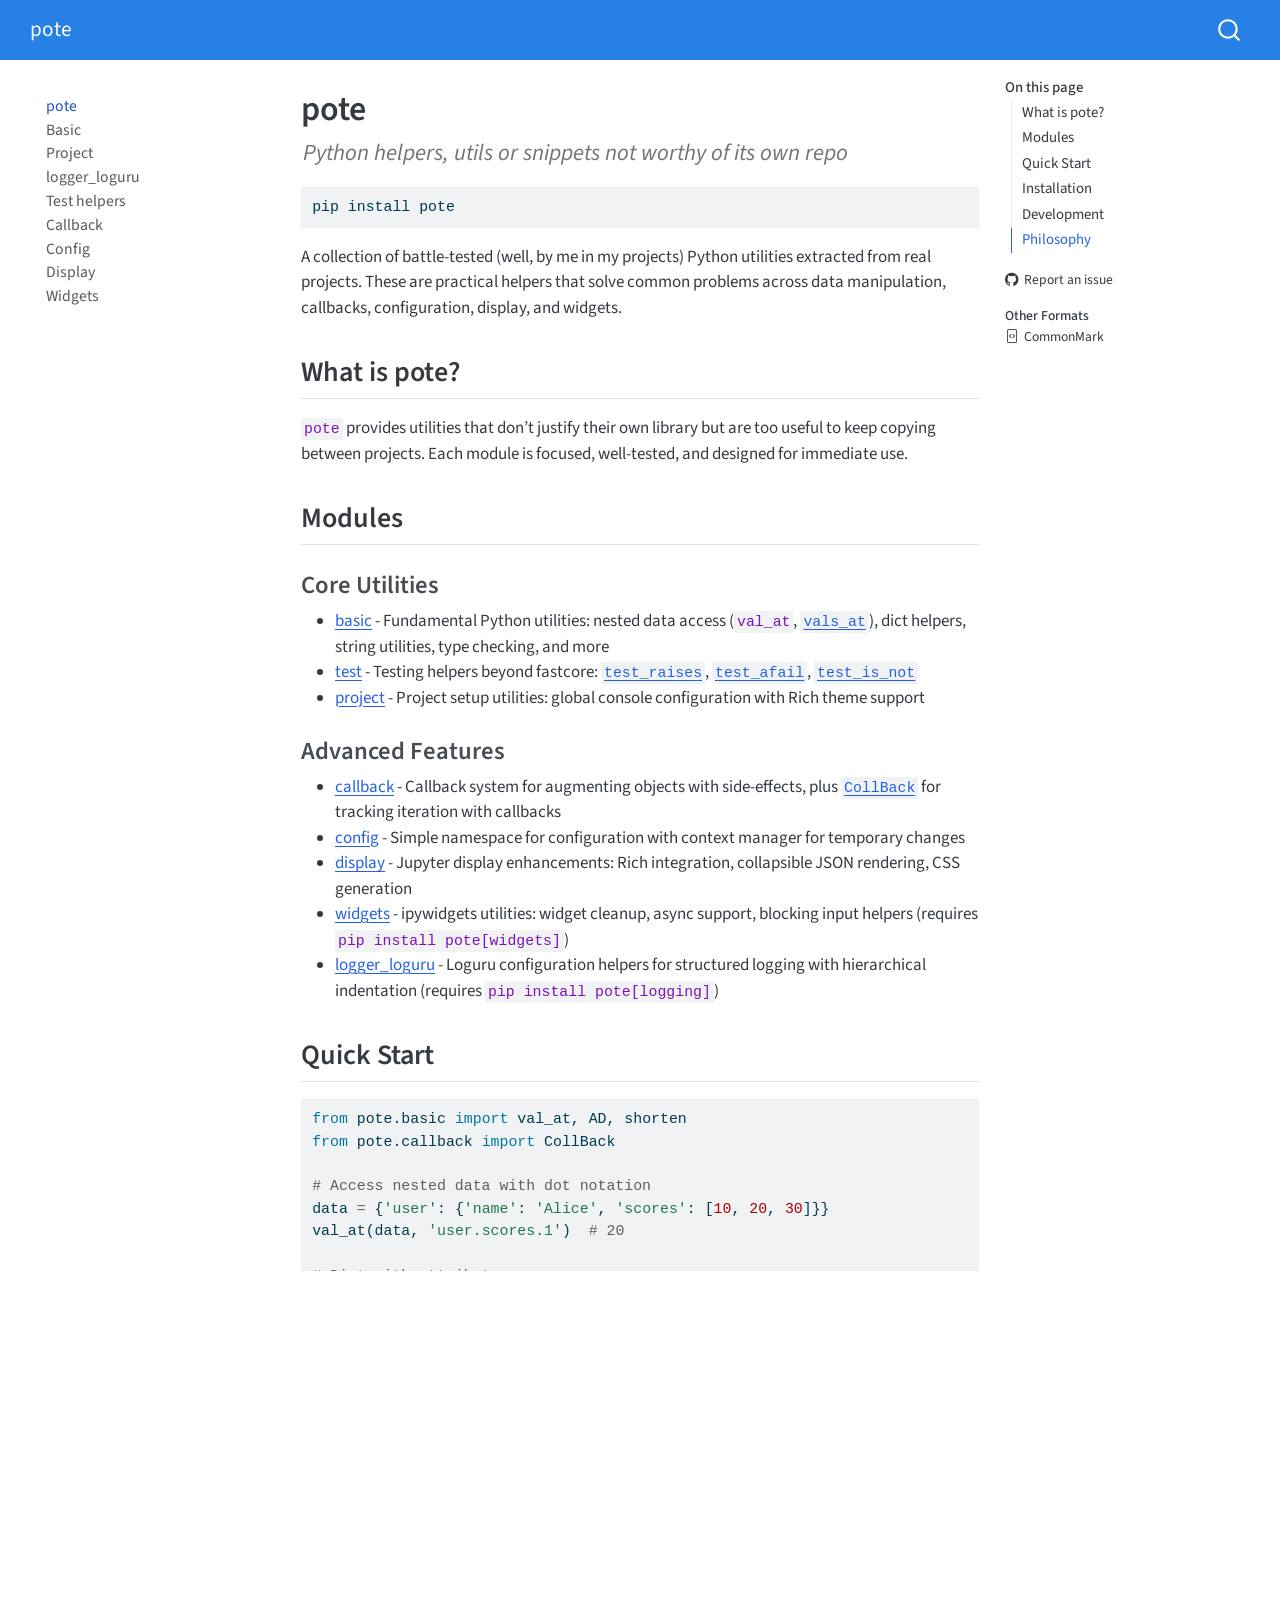
<file: index.html>
<!DOCTYPE html>
<html xmlns="http://www.w3.org/1999/xhtml" lang="en" xml:lang="en"><head>

<meta charset="utf-8">
<meta name="generator" content="quarto-1.8.27">

<meta name="viewport" content="width=device-width, initial-scale=1.0, user-scalable=yes">

<meta name="description" content="Python helpers, utils or snippets not worthy of its own repo">

<title>pote</title>
<style>
code{white-space: pre-wrap;}
span.smallcaps{font-variant: small-caps;}
div.columns{display: flex; gap: min(4vw, 1.5em);}
div.column{flex: auto; overflow-x: auto;}
div.hanging-indent{margin-left: 1.5em; text-indent: -1.5em;}
ul.task-list{list-style: none;}
ul.task-list li input[type="checkbox"] {
  width: 0.8em;
  margin: 0 0.8em 0.2em -1em; /* quarto-specific, see https://github.com/quarto-dev/quarto-cli/issues/4556 */ 
  vertical-align: middle;
}
/* CSS for syntax highlighting */
html { -webkit-text-size-adjust: 100%; }
pre > code.sourceCode { white-space: pre; position: relative; }
pre > code.sourceCode > span { display: inline-block; line-height: 1.25; }
pre > code.sourceCode > span:empty { height: 1.2em; }
.sourceCode { overflow: visible; }
code.sourceCode > span { color: inherit; text-decoration: inherit; }
div.sourceCode { margin: 1em 0; }
pre.sourceCode { margin: 0; }
@media screen {
div.sourceCode { overflow: auto; }
}
@media print {
pre > code.sourceCode { white-space: pre-wrap; }
pre > code.sourceCode > span { text-indent: -5em; padding-left: 5em; }
}
pre.numberSource code
  { counter-reset: source-line 0; }
pre.numberSource code > span
  { position: relative; left: -4em; counter-increment: source-line; }
pre.numberSource code > span > a:first-child::before
  { content: counter(source-line);
    position: relative; left: -1em; text-align: right; vertical-align: baseline;
    border: none; display: inline-block;
    -webkit-touch-callout: none; -webkit-user-select: none;
    -khtml-user-select: none; -moz-user-select: none;
    -ms-user-select: none; user-select: none;
    padding: 0 4px; width: 4em;
  }
pre.numberSource { margin-left: 3em;  padding-left: 4px; }
div.sourceCode
  {   }
@media screen {
pre > code.sourceCode > span > a:first-child::before { text-decoration: underline; }
}
</style>


<script src="site_libs/quarto-nav/quarto-nav.js"></script>
<script src="site_libs/quarto-nav/headroom.min.js"></script>
<script src="site_libs/clipboard/clipboard.min.js"></script>
<script src="site_libs/quarto-search/autocomplete.umd.js"></script>
<script src="site_libs/quarto-search/fuse.min.js"></script>
<script src="site_libs/quarto-search/quarto-search.js"></script>
<meta name="quarto:offset" content="./">
<script src="site_libs/quarto-html/quarto.js" type="module"></script>
<script src="site_libs/quarto-html/tabsets/tabsets.js" type="module"></script>
<script src="site_libs/quarto-html/axe/axe-check.js" type="module"></script>
<script src="site_libs/quarto-html/popper.min.js"></script>
<script src="site_libs/quarto-html/tippy.umd.min.js"></script>
<script src="site_libs/quarto-html/anchor.min.js"></script>
<link href="site_libs/quarto-html/tippy.css" rel="stylesheet">
<link href="site_libs/quarto-html/quarto-syntax-highlighting-ed96de9b727972fe78a7b5d16c58bf87.css" rel="stylesheet" id="quarto-text-highlighting-styles">
<script src="site_libs/bootstrap/bootstrap.min.js"></script>
<link href="site_libs/bootstrap/bootstrap-icons.css" rel="stylesheet">
<link href="site_libs/bootstrap/bootstrap-baedc78cbf92349237790bf011c153e8.min.css" rel="stylesheet" append-hash="true" id="quarto-bootstrap" data-mode="light">
<script id="quarto-search-options" type="application/json">{
  "location": "navbar",
  "copy-button": false,
  "collapse-after": 3,
  "panel-placement": "end",
  "type": "overlay",
  "limit": 50,
  "keyboard-shortcut": [
    "f",
    "/",
    "s"
  ],
  "show-item-context": false,
  "language": {
    "search-no-results-text": "No results",
    "search-matching-documents-text": "matching documents",
    "search-copy-link-title": "Copy link to search",
    "search-hide-matches-text": "Hide additional matches",
    "search-more-match-text": "more match in this document",
    "search-more-matches-text": "more matches in this document",
    "search-clear-button-title": "Clear",
    "search-text-placeholder": "",
    "search-detached-cancel-button-title": "Cancel",
    "search-submit-button-title": "Submit",
    "search-label": "Search"
  }
}</script>


<link rel="stylesheet" href="styles.css">
<meta property="og:title" content="pote">
<meta property="og:description" content="Python helpers, utils or snippets not worthy of its own repo">
<meta property="og:site_name" content="pote">
<meta name="twitter:title" content="pote">
<meta name="twitter:description" content="Python helpers, utils or snippets not worthy of its own repo">
<meta name="twitter:card" content="summary">
</head>

<body class="nav-sidebar floating nav-fixed quarto-light">

<div id="quarto-search-results"></div>
  <header id="quarto-header" class="headroom fixed-top">
    <nav class="navbar navbar-expand-lg " data-bs-theme="dark">
      <div class="navbar-container container-fluid">
      <div class="navbar-brand-container mx-auto">
    <a class="navbar-brand" href="./index.html">
    <span class="navbar-title">pote</span>
    </a>
  </div>
        <div class="quarto-navbar-tools tools-end">
</div>
          <div id="quarto-search" class="" title="Search"></div>
      </div> <!-- /container-fluid -->
    </nav>
  <nav class="quarto-secondary-nav">
    <div class="container-fluid d-flex">
      <button type="button" class="quarto-btn-toggle btn" data-bs-toggle="collapse" role="button" data-bs-target=".quarto-sidebar-collapse-item" aria-controls="quarto-sidebar" aria-expanded="false" aria-label="Toggle sidebar navigation" onclick="if (window.quartoToggleHeadroom) { window.quartoToggleHeadroom(); }">
        <i class="bi bi-layout-text-sidebar-reverse"></i>
      </button>
        <nav class="quarto-page-breadcrumbs" aria-label="breadcrumb"><ol class="breadcrumb"><li class="breadcrumb-item"><a href="./index.html">pote</a></li></ol></nav>
        <a class="flex-grow-1" role="navigation" data-bs-toggle="collapse" data-bs-target=".quarto-sidebar-collapse-item" aria-controls="quarto-sidebar" aria-expanded="false" aria-label="Toggle sidebar navigation" onclick="if (window.quartoToggleHeadroom) { window.quartoToggleHeadroom(); }">      
        </a>
    </div>
  </nav>
</header>
<!-- content -->
<div id="quarto-content" class="quarto-container page-columns page-rows-contents page-layout-article page-navbar">
<!-- sidebar -->
  <nav id="quarto-sidebar" class="sidebar collapse collapse-horizontal quarto-sidebar-collapse-item sidebar-navigation floating overflow-auto">
    <div class="sidebar-menu-container"> 
    <ul class="list-unstyled mt-1">
        <li class="sidebar-item">
  <div class="sidebar-item-container"> 
  <a href="./index.html" class="sidebar-item-text sidebar-link active">
 <span class="menu-text">pote</span></a>
  </div>
</li>
        <li class="sidebar-item">
  <div class="sidebar-item-container"> 
  <a href="./basic.html" class="sidebar-item-text sidebar-link">
 <span class="menu-text">Basic</span></a>
  </div>
</li>
        <li class="sidebar-item">
  <div class="sidebar-item-container"> 
  <a href="./project.html" class="sidebar-item-text sidebar-link">
 <span class="menu-text">Project</span></a>
  </div>
</li>
        <li class="sidebar-item">
  <div class="sidebar-item-container"> 
  <a href="./logger_loguru.html" class="sidebar-item-text sidebar-link">
 <span class="menu-text">logger_loguru</span></a>
  </div>
</li>
        <li class="sidebar-item">
  <div class="sidebar-item-container"> 
  <a href="./test.html" class="sidebar-item-text sidebar-link">
 <span class="menu-text">Test helpers</span></a>
  </div>
</li>
        <li class="sidebar-item">
  <div class="sidebar-item-container"> 
  <a href="./callback.html" class="sidebar-item-text sidebar-link">
 <span class="menu-text">Callback</span></a>
  </div>
</li>
        <li class="sidebar-item">
  <div class="sidebar-item-container"> 
  <a href="./config.html" class="sidebar-item-text sidebar-link">
 <span class="menu-text">Config</span></a>
  </div>
</li>
        <li class="sidebar-item">
  <div class="sidebar-item-container"> 
  <a href="./display.html" class="sidebar-item-text sidebar-link">
 <span class="menu-text">Display</span></a>
  </div>
</li>
        <li class="sidebar-item">
  <div class="sidebar-item-container"> 
  <a href="./widgets.html" class="sidebar-item-text sidebar-link">
 <span class="menu-text">Widgets</span></a>
  </div>
</li>
    </ul>
    </div>
</nav>
<div id="quarto-sidebar-glass" class="quarto-sidebar-collapse-item" data-bs-toggle="collapse" data-bs-target=".quarto-sidebar-collapse-item"></div>
<!-- margin-sidebar -->
    <div id="quarto-margin-sidebar" class="sidebar margin-sidebar">
        <nav id="TOC" role="doc-toc" class="toc-active">
    <h2 id="toc-title">On this page</h2>
   
  <ul>
  <li><a href="#what-is-pote" id="toc-what-is-pote" class="nav-link active" data-scroll-target="#what-is-pote">What is pote?</a></li>
  <li><a href="#modules" id="toc-modules" class="nav-link" data-scroll-target="#modules">Modules</a>
  <ul class="collapse">
  <li><a href="#core-utilities" id="toc-core-utilities" class="nav-link" data-scroll-target="#core-utilities">Core Utilities</a></li>
  <li><a href="#advanced-features" id="toc-advanced-features" class="nav-link" data-scroll-target="#advanced-features">Advanced Features</a></li>
  </ul></li>
  <li><a href="#quick-start" id="toc-quick-start" class="nav-link" data-scroll-target="#quick-start">Quick Start</a></li>
  <li><a href="#installation" id="toc-installation" class="nav-link" data-scroll-target="#installation">Installation</a></li>
  <li><a href="#development" id="toc-development" class="nav-link" data-scroll-target="#development">Development</a></li>
  <li><a href="#philosophy" id="toc-philosophy" class="nav-link" data-scroll-target="#philosophy">Philosophy</a></li>
  </ul>
<div class="toc-actions"><ul><li><a href="https://github.com/civvic/pote/issues/new" class="toc-action"><i class="bi bi-github"></i>Report an issue</a></li></ul></div><div class="quarto-alternate-formats"><h2>Other Formats</h2><ul><li><a href="index.html.md"><i class="bi bi-file-code"></i>CommonMark</a></li></ul></div></nav>
    </div>
<!-- main -->
<main class="content" id="quarto-document-content">

<header id="title-block-header" class="quarto-title-block default">
<div class="quarto-title">
<h1 class="title">pote</h1>
</div>

<div>
  <div class="description">
    Python helpers, utils or snippets not worthy of its own repo
  </div>
</div>


<div class="quarto-title-meta">

    
  
    
  </div>
  


</header>


<!-- WARNING: THIS FILE WAS AUTOGENERATED! DO NOT EDIT! -->
<div class="code-copy-outer-scaffold"><div class="sourceCode" id="cb1"><pre class="sourceCode sh code-with-copy"><code class="sourceCode bash"><span id="cb1-1"><a href="#cb1-1" aria-hidden="true" tabindex="-1"></a><span class="ex">pip</span> install pote</span></code></pre></div><button title="Copy to Clipboard" class="code-copy-button"><i class="bi"></i></button></div>
<p>A collection of battle-tested (well, by me in my projects) Python utilities extracted from real projects. These are practical helpers that solve common problems across data manipulation, callbacks, configuration, display, and widgets.</p>
<section id="what-is-pote" class="level2">
<h2 class="anchored" data-anchor-id="what-is-pote">What is pote?</h2>
<p><code>pote</code> provides utilities that don’t justify their own library but are too useful to keep copying between projects. Each module is focused, well-tested, and designed for immediate use.</p>
</section>
<section id="modules" class="level2">
<h2 class="anchored" data-anchor-id="modules">Modules</h2>
<section id="core-utilities" class="level3">
<h3 class="anchored" data-anchor-id="core-utilities">Core Utilities</h3>
<ul>
<li><strong><a href="basic.html">basic</a></strong> - Fundamental Python utilities: nested data access (<code>val_at</code>, <a href="https://civvic.github.io/pote/basic.html#vals_at"><code>vals_at</code></a>), dict helpers, string utilities, type checking, and more</li>
<li><strong><a href="test.html">test</a></strong> - Testing helpers beyond fastcore: <a href="https://civvic.github.io/pote/test.html#test_raises"><code>test_raises</code></a>, <a href="https://civvic.github.io/pote/test.html#test_afail"><code>test_afail</code></a>, <a href="https://civvic.github.io/pote/test.html#test_is_not"><code>test_is_not</code></a></li>
<li><strong><a href="project.html">project</a></strong> - Project setup utilities: global console configuration with Rich theme support</li>
</ul>
</section>
<section id="advanced-features" class="level3">
<h3 class="anchored" data-anchor-id="advanced-features">Advanced Features</h3>
<ul>
<li><strong><a href="callback.html">callback</a></strong> - Callback system for augmenting objects with side-effects, plus <a href="https://civvic.github.io/pote/callback.html#collback"><code>CollBack</code></a> for tracking iteration with callbacks</li>
<li><strong><a href="config.html">config</a></strong> - Simple namespace for configuration with context manager for temporary changes</li>
<li><strong><a href="display.html">display</a></strong> - Jupyter display enhancements: Rich integration, collapsible JSON rendering, CSS generation</li>
<li><strong><a href="widgets.html">widgets</a></strong> - ipywidgets utilities: widget cleanup, async support, blocking input helpers (requires <code>pip install pote[widgets]</code>)</li>
<li><strong><a href="logger_loguru.html">logger_loguru</a></strong> - Loguru configuration helpers for structured logging with hierarchical indentation (requires <code>pip install pote[logging]</code>)</li>
</ul>
</section>
</section>
<section id="quick-start" class="level2">
<h2 class="anchored" data-anchor-id="quick-start">Quick Start</h2>
<div class="code-copy-outer-scaffold"><div class="sourceCode" id="cb2"><pre class="sourceCode python code-with-copy"><code class="sourceCode python"><span id="cb2-1"><a href="#cb2-1" aria-hidden="true" tabindex="-1"></a><span class="im">from</span> pote.basic <span class="im">import</span> val_at, AD, shorten</span>
<span id="cb2-2"><a href="#cb2-2" aria-hidden="true" tabindex="-1"></a><span class="im">from</span> pote.callback <span class="im">import</span> CollBack</span>
<span id="cb2-3"><a href="#cb2-3" aria-hidden="true" tabindex="-1"></a></span>
<span id="cb2-4"><a href="#cb2-4" aria-hidden="true" tabindex="-1"></a><span class="co"># Access nested data with dot notation</span></span>
<span id="cb2-5"><a href="#cb2-5" aria-hidden="true" tabindex="-1"></a>data <span class="op">=</span> {<span class="st">'user'</span>: {<span class="st">'name'</span>: <span class="st">'Alice'</span>, <span class="st">'scores'</span>: [<span class="dv">10</span>, <span class="dv">20</span>, <span class="dv">30</span>]}}</span>
<span id="cb2-6"><a href="#cb2-6" aria-hidden="true" tabindex="-1"></a>val_at(data, <span class="st">'user.scores.1'</span>)  <span class="co"># 20</span></span>
<span id="cb2-7"><a href="#cb2-7" aria-hidden="true" tabindex="-1"></a></span>
<span id="cb2-8"><a href="#cb2-8" aria-hidden="true" tabindex="-1"></a><span class="co"># Dict with attribute access</span></span>
<span id="cb2-9"><a href="#cb2-9" aria-hidden="true" tabindex="-1"></a>config <span class="op">=</span> AD(debug<span class="op">=</span><span class="va">True</span>, timeout<span class="op">=</span><span class="dv">30</span>)</span>
<span id="cb2-10"><a href="#cb2-10" aria-hidden="true" tabindex="-1"></a>config.debug  <span class="co"># True</span></span>
<span id="cb2-11"><a href="#cb2-11" aria-hidden="true" tabindex="-1"></a></span>
<span id="cb2-12"><a href="#cb2-12" aria-hidden="true" tabindex="-1"></a><span class="co"># Track iteration with callbacks</span></span>
<span id="cb2-13"><a href="#cb2-13" aria-hidden="true" tabindex="-1"></a><span class="cf">for</span> item <span class="kw">in</span> CollBack(<span class="bu">range</span>(<span class="dv">100</span>)):</span>
<span id="cb2-14"><a href="#cb2-14" aria-hidden="true" tabindex="-1"></a>    process(item)</span>
<span id="cb2-15"><a href="#cb2-15" aria-hidden="true" tabindex="-1"></a>    <span class="co"># Progress tracked automatically</span></span></code></pre></div><button title="Copy to Clipboard" class="code-copy-button"><i class="bi"></i></button></div>
</section>
<section id="installation" class="level2">
<h2 class="anchored" data-anchor-id="installation">Installation</h2>
<div class="code-copy-outer-scaffold"><div class="sourceCode" id="cb3"><pre class="sourceCode sh code-with-copy"><code class="sourceCode bash"><span id="cb3-1"><a href="#cb3-1" aria-hidden="true" tabindex="-1"></a><span class="ex">pip</span> install pote</span></code></pre></div><button title="Copy to Clipboard" class="code-copy-button"><i class="bi"></i></button></div>
</section>
<section id="development" class="level2">
<h2 class="anchored" data-anchor-id="development">Development</h2>
<p>These utilities are developed with notebooks using <a href="https://nbdev.fast.ai/">nbdev</a>. Browse the <a href="https://github.com/yourusername/pote/tree/main/nbs">notebooks</a> to see implementation and examples.</p>
</section>
<section id="philosophy" class="level2">
<h2 class="anchored" data-anchor-id="philosophy">Philosophy</h2>
<ul>
<li><strong>Copy-friendly</strong>: See something useful? Copy it with my blessing</li>
<li><strong>Battle-tested</strong>: Extracted from production projects</li>
<li><strong>Documented through tests</strong>: Examples serve as both tests and documentation</li>
</ul>


</section>

</main> <!-- /main -->
<script id="quarto-html-after-body" type="application/javascript">
  window.document.addEventListener("DOMContentLoaded", function (event) {
    const icon = "";
    const anchorJS = new window.AnchorJS();
    anchorJS.options = {
      placement: 'right',
      icon: icon
    };
    anchorJS.add('.anchored');
    const isCodeAnnotation = (el) => {
      for (const clz of el.classList) {
        if (clz.startsWith('code-annotation-')) {                     
          return true;
        }
      }
      return false;
    }
    const onCopySuccess = function(e) {
      // button target
      const button = e.trigger;
      // don't keep focus
      button.blur();
      // flash "checked"
      button.classList.add('code-copy-button-checked');
      var currentTitle = button.getAttribute("title");
      button.setAttribute("title", "Copied!");
      let tooltip;
      if (window.bootstrap) {
        button.setAttribute("data-bs-toggle", "tooltip");
        button.setAttribute("data-bs-placement", "left");
        button.setAttribute("data-bs-title", "Copied!");
        tooltip = new bootstrap.Tooltip(button, 
          { trigger: "manual", 
            customClass: "code-copy-button-tooltip",
            offset: [0, -8]});
        tooltip.show();    
      }
      setTimeout(function() {
        if (tooltip) {
          tooltip.hide();
          button.removeAttribute("data-bs-title");
          button.removeAttribute("data-bs-toggle");
          button.removeAttribute("data-bs-placement");
        }
        button.setAttribute("title", currentTitle);
        button.classList.remove('code-copy-button-checked');
      }, 1000);
      // clear code selection
      e.clearSelection();
    }
    const getTextToCopy = function(trigger) {
      const outerScaffold = trigger.parentElement.cloneNode(true);
      const codeEl = outerScaffold.querySelector('code');
      for (const childEl of codeEl.children) {
        if (isCodeAnnotation(childEl)) {
          childEl.remove();
        }
      }
      return codeEl.innerText;
    }
    const clipboard = new window.ClipboardJS('.code-copy-button:not([data-in-quarto-modal])', {
      text: getTextToCopy
    });
    clipboard.on('success', onCopySuccess);
    if (window.document.getElementById('quarto-embedded-source-code-modal')) {
      const clipboardModal = new window.ClipboardJS('.code-copy-button[data-in-quarto-modal]', {
        text: getTextToCopy,
        container: window.document.getElementById('quarto-embedded-source-code-modal')
      });
      clipboardModal.on('success', onCopySuccess);
    }
      var localhostRegex = new RegExp(/^(?:http|https):\/\/localhost\:?[0-9]*\//);
      var mailtoRegex = new RegExp(/^mailto:/);
        var filterRegex = new RegExp("https:\/\/civvic\.github\.io\/pote");
      var isInternal = (href) => {
          return filterRegex.test(href) || localhostRegex.test(href) || mailtoRegex.test(href);
      }
      // Inspect non-navigation links and adorn them if external
     var links = window.document.querySelectorAll('a[href]:not(.nav-link):not(.navbar-brand):not(.toc-action):not(.sidebar-link):not(.sidebar-item-toggle):not(.pagination-link):not(.no-external):not([aria-hidden]):not(.dropdown-item):not(.quarto-navigation-tool):not(.about-link)');
      for (var i=0; i<links.length; i++) {
        const link = links[i];
        if (!isInternal(link.href)) {
          // undo the damage that might have been done by quarto-nav.js in the case of
          // links that we want to consider external
          if (link.dataset.originalHref !== undefined) {
            link.href = link.dataset.originalHref;
          }
        }
      }
    function tippyHover(el, contentFn, onTriggerFn, onUntriggerFn) {
      const config = {
        allowHTML: true,
        maxWidth: 500,
        delay: 100,
        arrow: false,
        appendTo: function(el) {
            return el.parentElement;
        },
        interactive: true,
        interactiveBorder: 10,
        theme: 'quarto',
        placement: 'bottom-start',
      };
      if (contentFn) {
        config.content = contentFn;
      }
      if (onTriggerFn) {
        config.onTrigger = onTriggerFn;
      }
      if (onUntriggerFn) {
        config.onUntrigger = onUntriggerFn;
      }
      window.tippy(el, config); 
    }
    const noterefs = window.document.querySelectorAll('a[role="doc-noteref"]');
    for (var i=0; i<noterefs.length; i++) {
      const ref = noterefs[i];
      tippyHover(ref, function() {
        // use id or data attribute instead here
        let href = ref.getAttribute('data-footnote-href') || ref.getAttribute('href');
        try { href = new URL(href).hash; } catch {}
        const id = href.replace(/^#\/?/, "");
        const note = window.document.getElementById(id);
        if (note) {
          return note.innerHTML;
        } else {
          return "";
        }
      });
    }
    const xrefs = window.document.querySelectorAll('a.quarto-xref');
    const processXRef = (id, note) => {
      // Strip column container classes
      const stripColumnClz = (el) => {
        el.classList.remove("page-full", "page-columns");
        if (el.children) {
          for (const child of el.children) {
            stripColumnClz(child);
          }
        }
      }
      stripColumnClz(note)
      if (id === null || id.startsWith('sec-')) {
        // Special case sections, only their first couple elements
        const container = document.createElement("div");
        if (note.children && note.children.length > 2) {
          container.appendChild(note.children[0].cloneNode(true));
          for (let i = 1; i < note.children.length; i++) {
            const child = note.children[i];
            if (child.tagName === "P" && child.innerText === "") {
              continue;
            } else {
              container.appendChild(child.cloneNode(true));
              break;
            }
          }
          if (window.Quarto?.typesetMath) {
            window.Quarto.typesetMath(container);
          }
          return container.innerHTML
        } else {
          if (window.Quarto?.typesetMath) {
            window.Quarto.typesetMath(note);
          }
          return note.innerHTML;
        }
      } else {
        // Remove any anchor links if they are present
        const anchorLink = note.querySelector('a.anchorjs-link');
        if (anchorLink) {
          anchorLink.remove();
        }
        if (window.Quarto?.typesetMath) {
          window.Quarto.typesetMath(note);
        }
        if (note.classList.contains("callout")) {
          return note.outerHTML;
        } else {
          return note.innerHTML;
        }
      }
    }
    for (var i=0; i<xrefs.length; i++) {
      const xref = xrefs[i];
      tippyHover(xref, undefined, function(instance) {
        instance.disable();
        let url = xref.getAttribute('href');
        let hash = undefined; 
        if (url.startsWith('#')) {
          hash = url;
        } else {
          try { hash = new URL(url).hash; } catch {}
        }
        if (hash) {
          const id = hash.replace(/^#\/?/, "");
          const note = window.document.getElementById(id);
          if (note !== null) {
            try {
              const html = processXRef(id, note.cloneNode(true));
              instance.setContent(html);
            } finally {
              instance.enable();
              instance.show();
            }
          } else {
            // See if we can fetch this
            fetch(url.split('#')[0])
            .then(res => res.text())
            .then(html => {
              const parser = new DOMParser();
              const htmlDoc = parser.parseFromString(html, "text/html");
              const note = htmlDoc.getElementById(id);
              if (note !== null) {
                const html = processXRef(id, note);
                instance.setContent(html);
              } 
            }).finally(() => {
              instance.enable();
              instance.show();
            });
          }
        } else {
          // See if we can fetch a full url (with no hash to target)
          // This is a special case and we should probably do some content thinning / targeting
          fetch(url)
          .then(res => res.text())
          .then(html => {
            const parser = new DOMParser();
            const htmlDoc = parser.parseFromString(html, "text/html");
            const note = htmlDoc.querySelector('main.content');
            if (note !== null) {
              // This should only happen for chapter cross references
              // (since there is no id in the URL)
              // remove the first header
              if (note.children.length > 0 && note.children[0].tagName === "HEADER") {
                note.children[0].remove();
              }
              const html = processXRef(null, note);
              instance.setContent(html);
            } 
          }).finally(() => {
            instance.enable();
            instance.show();
          });
        }
      }, function(instance) {
      });
    }
        let selectedAnnoteEl;
        const selectorForAnnotation = ( cell, annotation) => {
          let cellAttr = 'data-code-cell="' + cell + '"';
          let lineAttr = 'data-code-annotation="' +  annotation + '"';
          const selector = 'span[' + cellAttr + '][' + lineAttr + ']';
          return selector;
        }
        const selectCodeLines = (annoteEl) => {
          const doc = window.document;
          const targetCell = annoteEl.getAttribute("data-target-cell");
          const targetAnnotation = annoteEl.getAttribute("data-target-annotation");
          const annoteSpan = window.document.querySelector(selectorForAnnotation(targetCell, targetAnnotation));
          const lines = annoteSpan.getAttribute("data-code-lines").split(",");
          const lineIds = lines.map((line) => {
            return targetCell + "-" + line;
          })
          let top = null;
          let height = null;
          let parent = null;
          if (lineIds.length > 0) {
              //compute the position of the single el (top and bottom and make a div)
              const el = window.document.getElementById(lineIds[0]);
              top = el.offsetTop;
              height = el.offsetHeight;
              parent = el.parentElement.parentElement;
            if (lineIds.length > 1) {
              const lastEl = window.document.getElementById(lineIds[lineIds.length - 1]);
              const bottom = lastEl.offsetTop + lastEl.offsetHeight;
              height = bottom - top;
            }
            if (top !== null && height !== null && parent !== null) {
              // cook up a div (if necessary) and position it 
              let div = window.document.getElementById("code-annotation-line-highlight");
              if (div === null) {
                div = window.document.createElement("div");
                div.setAttribute("id", "code-annotation-line-highlight");
                div.style.position = 'absolute';
                parent.appendChild(div);
              }
              div.style.top = top - 2 + "px";
              div.style.height = height + 4 + "px";
              div.style.left = 0;
              let gutterDiv = window.document.getElementById("code-annotation-line-highlight-gutter");
              if (gutterDiv === null) {
                gutterDiv = window.document.createElement("div");
                gutterDiv.setAttribute("id", "code-annotation-line-highlight-gutter");
                gutterDiv.style.position = 'absolute';
                const codeCell = window.document.getElementById(targetCell);
                const gutter = codeCell.querySelector('.code-annotation-gutter');
                gutter.appendChild(gutterDiv);
              }
              gutterDiv.style.top = top - 2 + "px";
              gutterDiv.style.height = height + 4 + "px";
            }
            selectedAnnoteEl = annoteEl;
          }
        };
        const unselectCodeLines = () => {
          const elementsIds = ["code-annotation-line-highlight", "code-annotation-line-highlight-gutter"];
          elementsIds.forEach((elId) => {
            const div = window.document.getElementById(elId);
            if (div) {
              div.remove();
            }
          });
          selectedAnnoteEl = undefined;
        };
          // Handle positioning of the toggle
      window.addEventListener(
        "resize",
        throttle(() => {
          elRect = undefined;
          if (selectedAnnoteEl) {
            selectCodeLines(selectedAnnoteEl);
          }
        }, 10)
      );
      function throttle(fn, ms) {
      let throttle = false;
      let timer;
        return (...args) => {
          if(!throttle) { // first call gets through
              fn.apply(this, args);
              throttle = true;
          } else { // all the others get throttled
              if(timer) clearTimeout(timer); // cancel #2
              timer = setTimeout(() => {
                fn.apply(this, args);
                timer = throttle = false;
              }, ms);
          }
        };
      }
        // Attach click handler to the DT
        const annoteDls = window.document.querySelectorAll('dt[data-target-cell]');
        for (const annoteDlNode of annoteDls) {
          annoteDlNode.addEventListener('click', (event) => {
            const clickedEl = event.target;
            if (clickedEl !== selectedAnnoteEl) {
              unselectCodeLines();
              const activeEl = window.document.querySelector('dt[data-target-cell].code-annotation-active');
              if (activeEl) {
                activeEl.classList.remove('code-annotation-active');
              }
              selectCodeLines(clickedEl);
              clickedEl.classList.add('code-annotation-active');
            } else {
              // Unselect the line
              unselectCodeLines();
              clickedEl.classList.remove('code-annotation-active');
            }
          });
        }
    const findCites = (el) => {
      const parentEl = el.parentElement;
      if (parentEl) {
        const cites = parentEl.dataset.cites;
        if (cites) {
          return {
            el,
            cites: cites.split(' ')
          };
        } else {
          return findCites(el.parentElement)
        }
      } else {
        return undefined;
      }
    };
    var bibliorefs = window.document.querySelectorAll('a[role="doc-biblioref"]');
    for (var i=0; i<bibliorefs.length; i++) {
      const ref = bibliorefs[i];
      const citeInfo = findCites(ref);
      if (citeInfo) {
        tippyHover(citeInfo.el, function() {
          var popup = window.document.createElement('div');
          citeInfo.cites.forEach(function(cite) {
            var citeDiv = window.document.createElement('div');
            citeDiv.classList.add('hanging-indent');
            citeDiv.classList.add('csl-entry');
            var biblioDiv = window.document.getElementById('ref-' + cite);
            if (biblioDiv) {
              citeDiv.innerHTML = biblioDiv.innerHTML;
            }
            popup.appendChild(citeDiv);
          });
          return popup.innerHTML;
        });
      }
    }
  });
  </script>
</div> <!-- /content -->




<footer class="footer"><div class="nav-footer"><div class="nav-footer-center"><div class="toc-actions d-sm-block d-md-none"><ul><li><a href="https://github.com/civvic/pote/issues/new" class="toc-action"><i class="bi bi-github"></i>Report an issue</a></li></ul></div></div></div></footer></body></html>
</file>
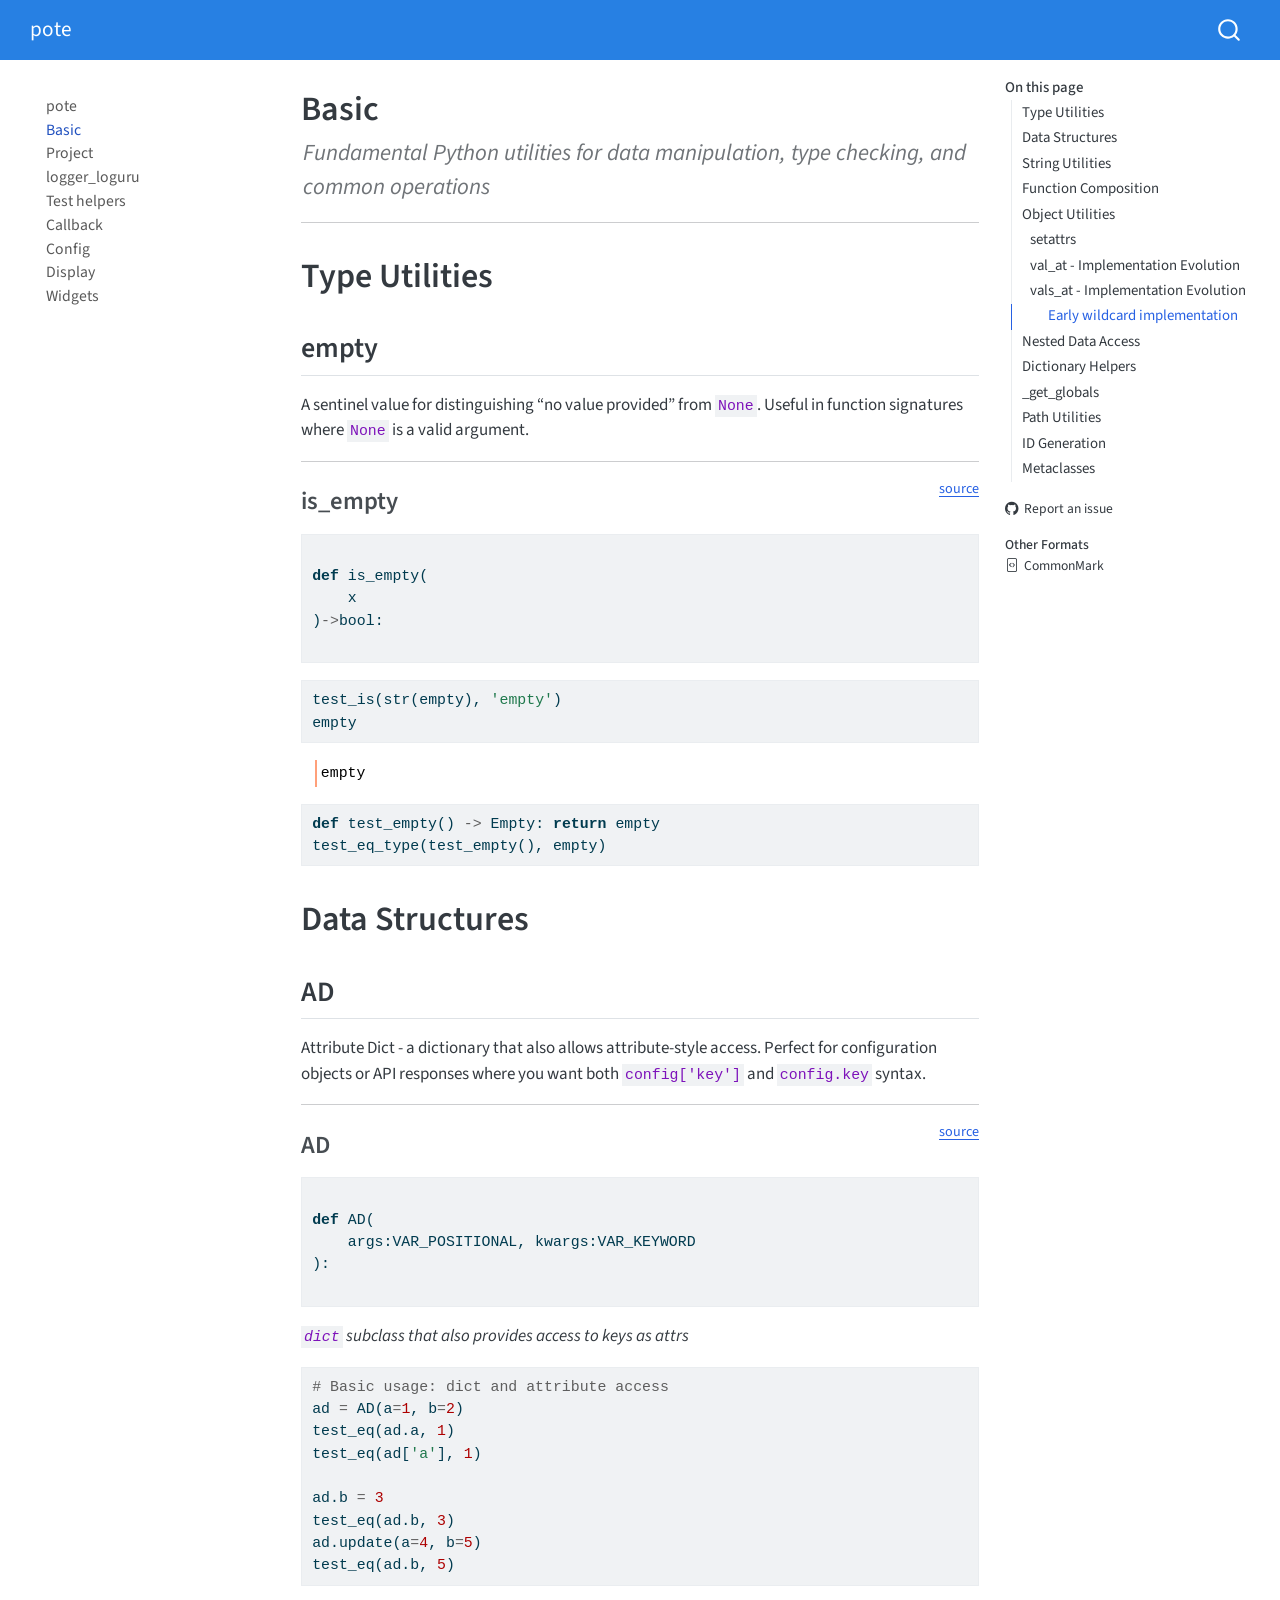
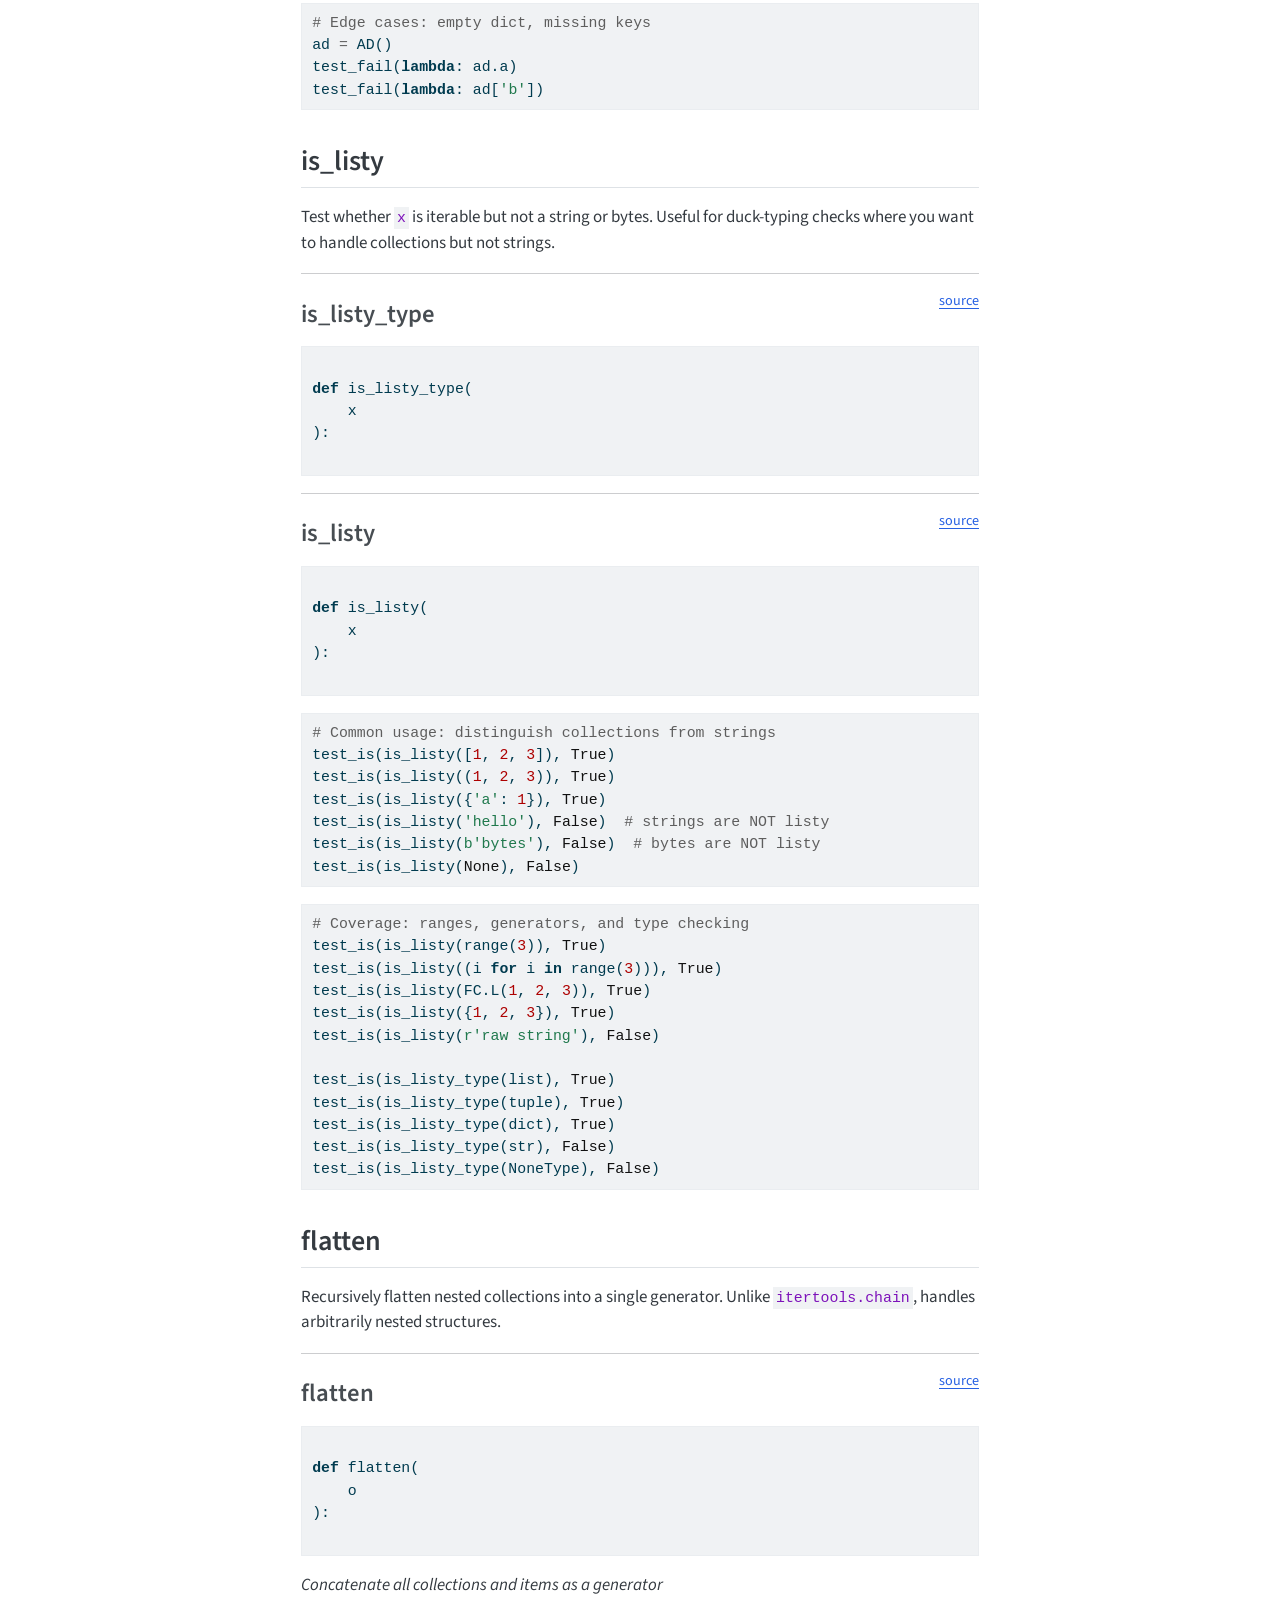
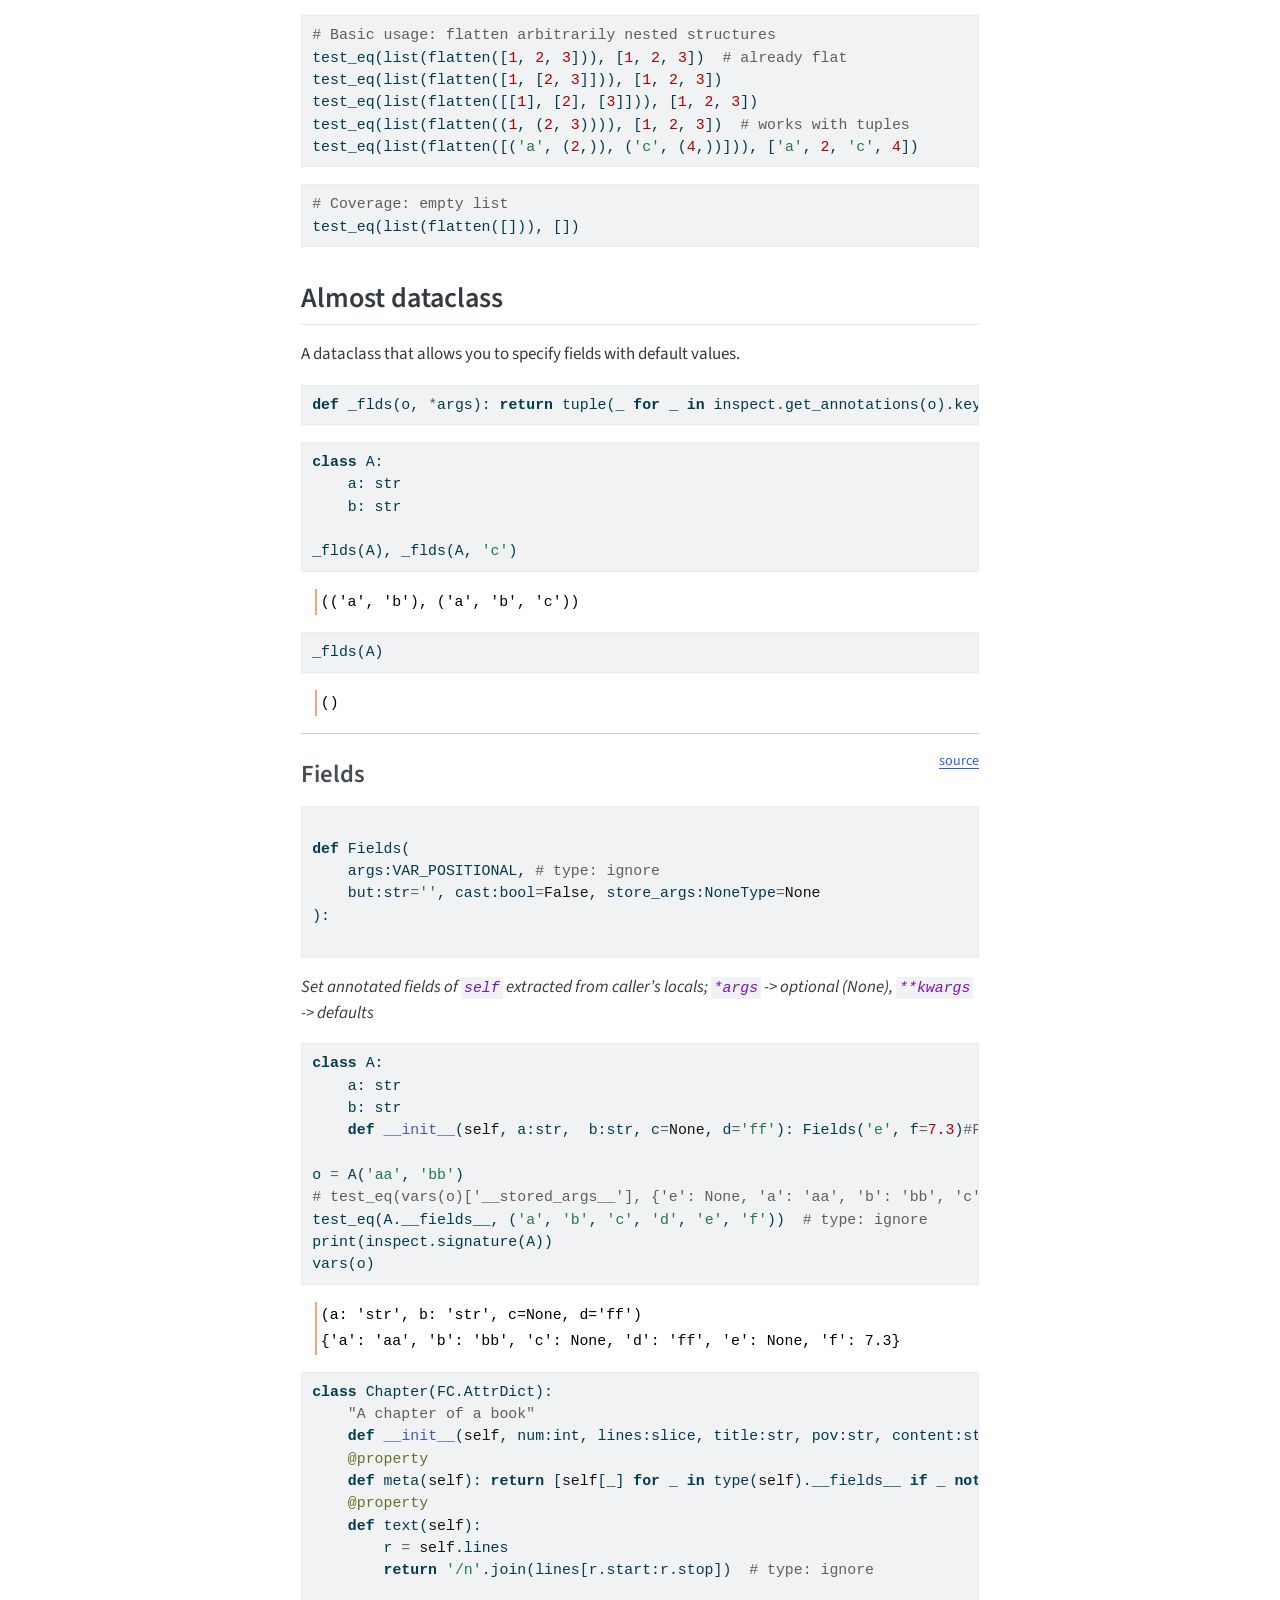
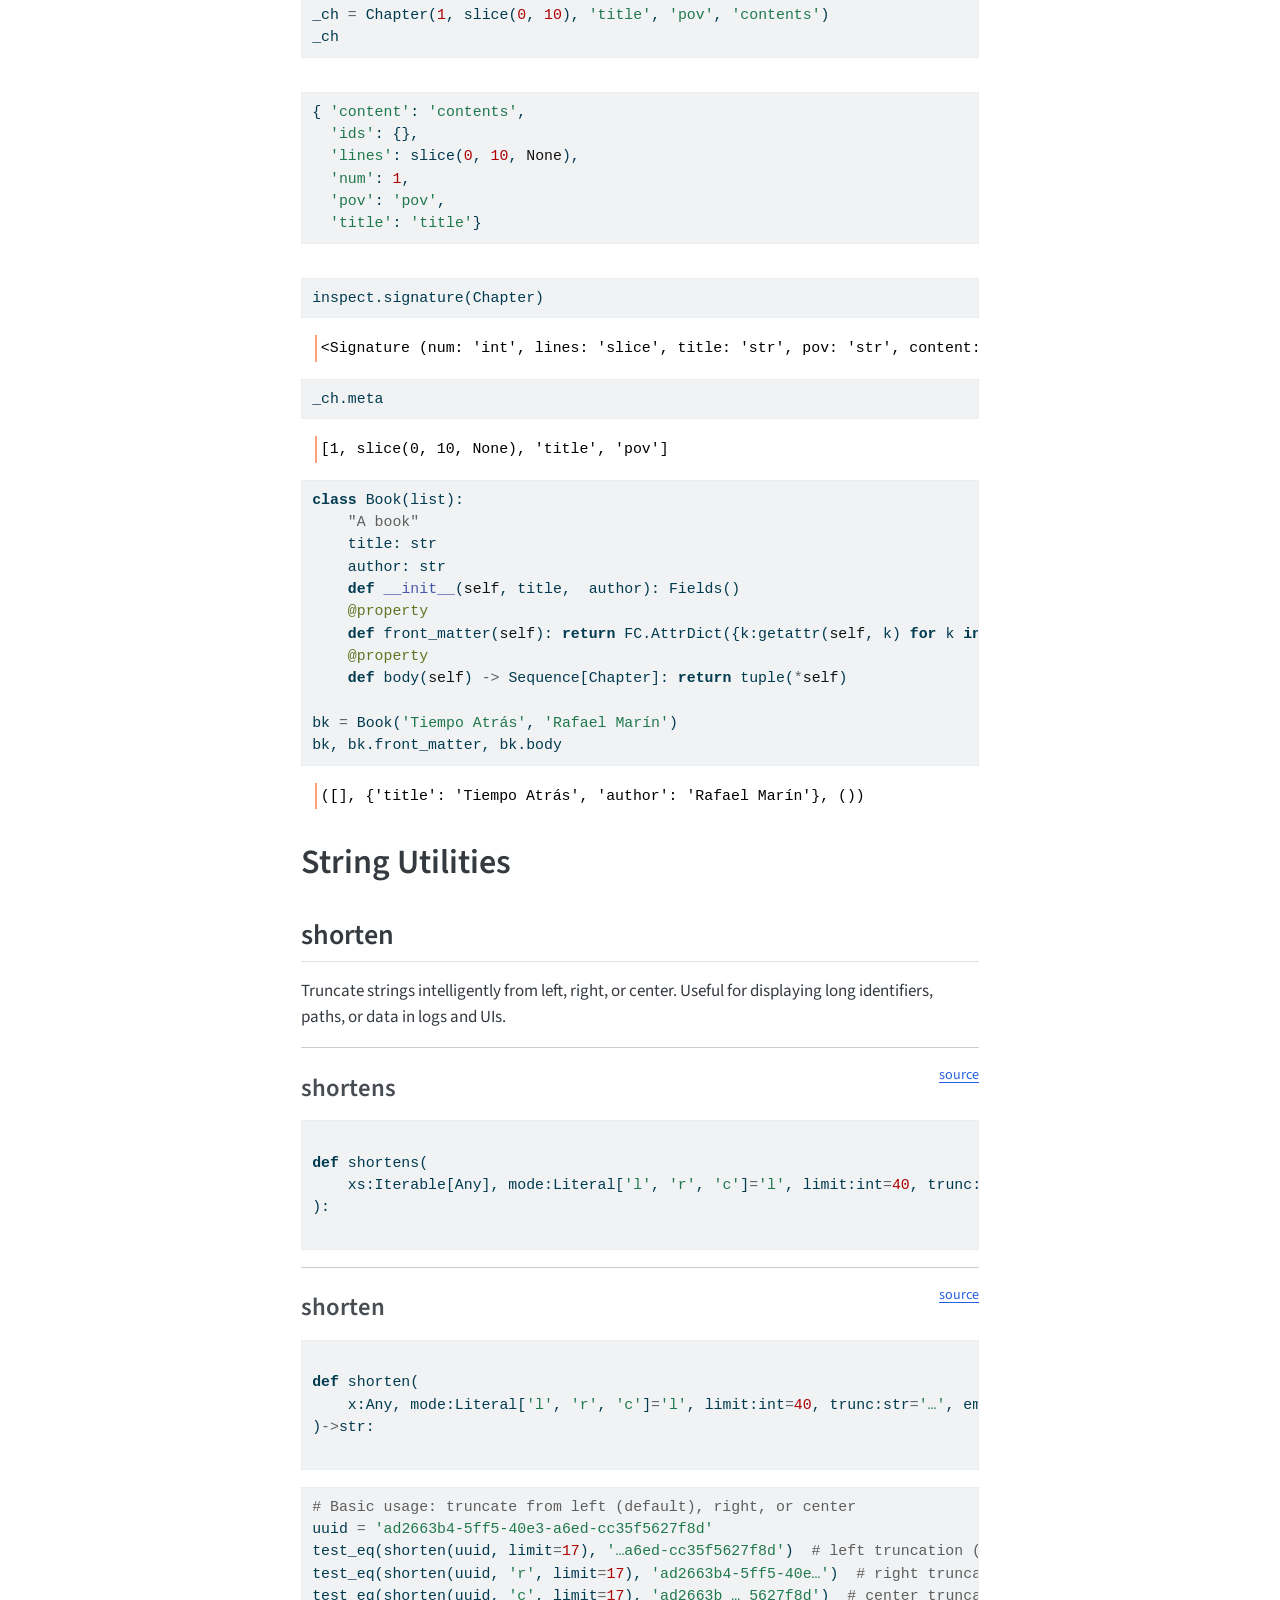
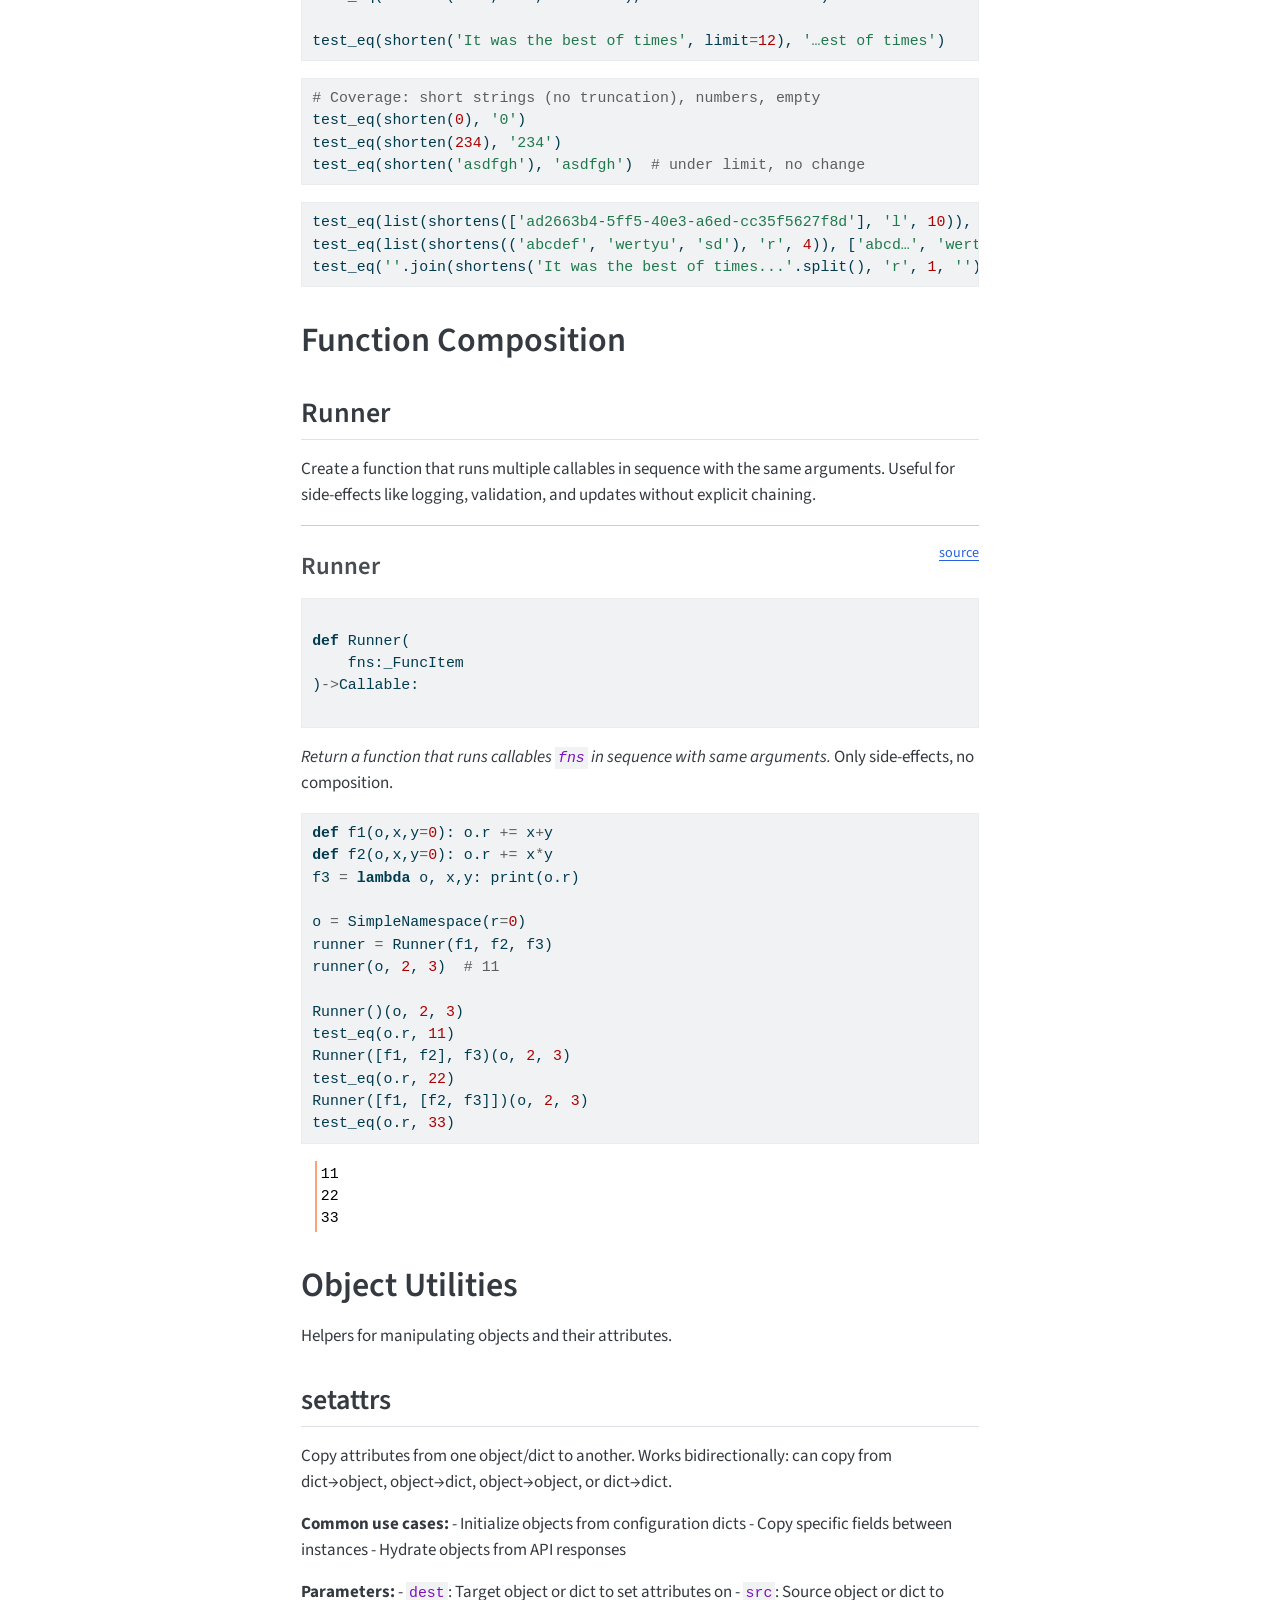
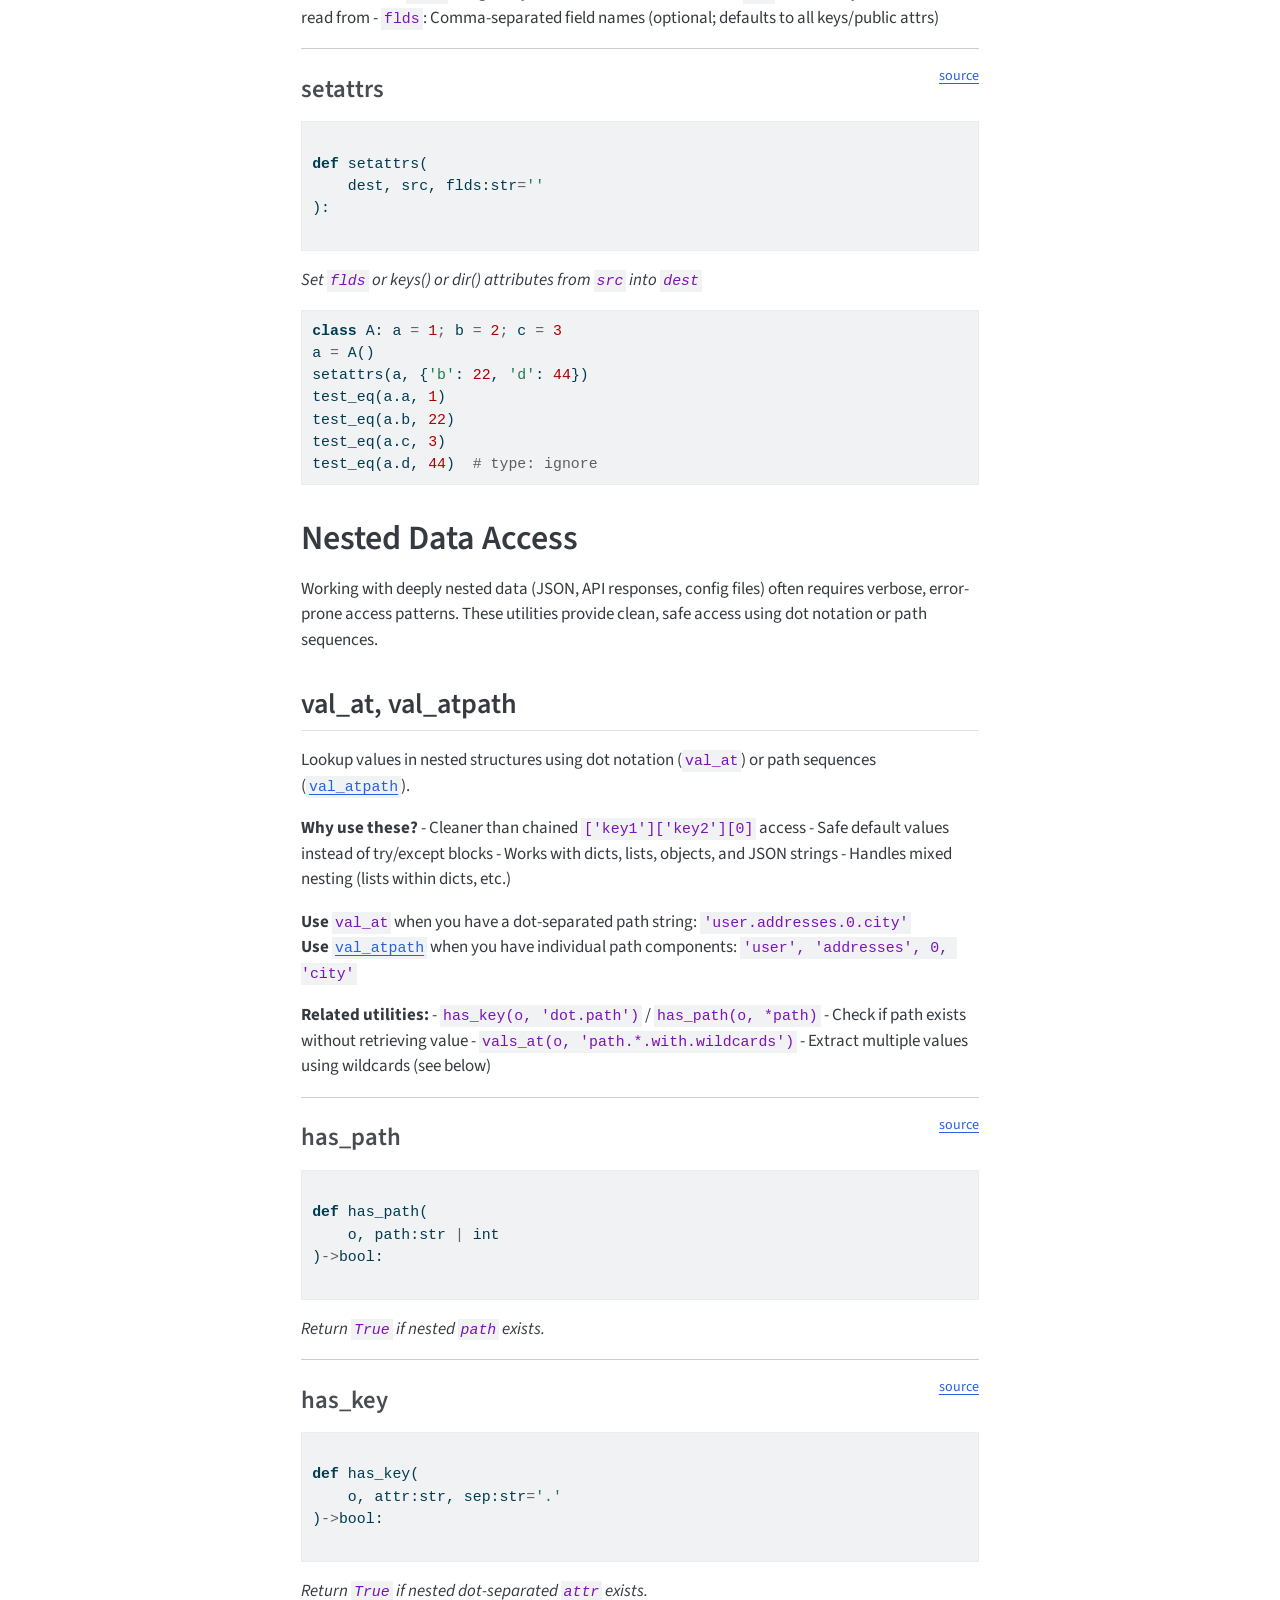
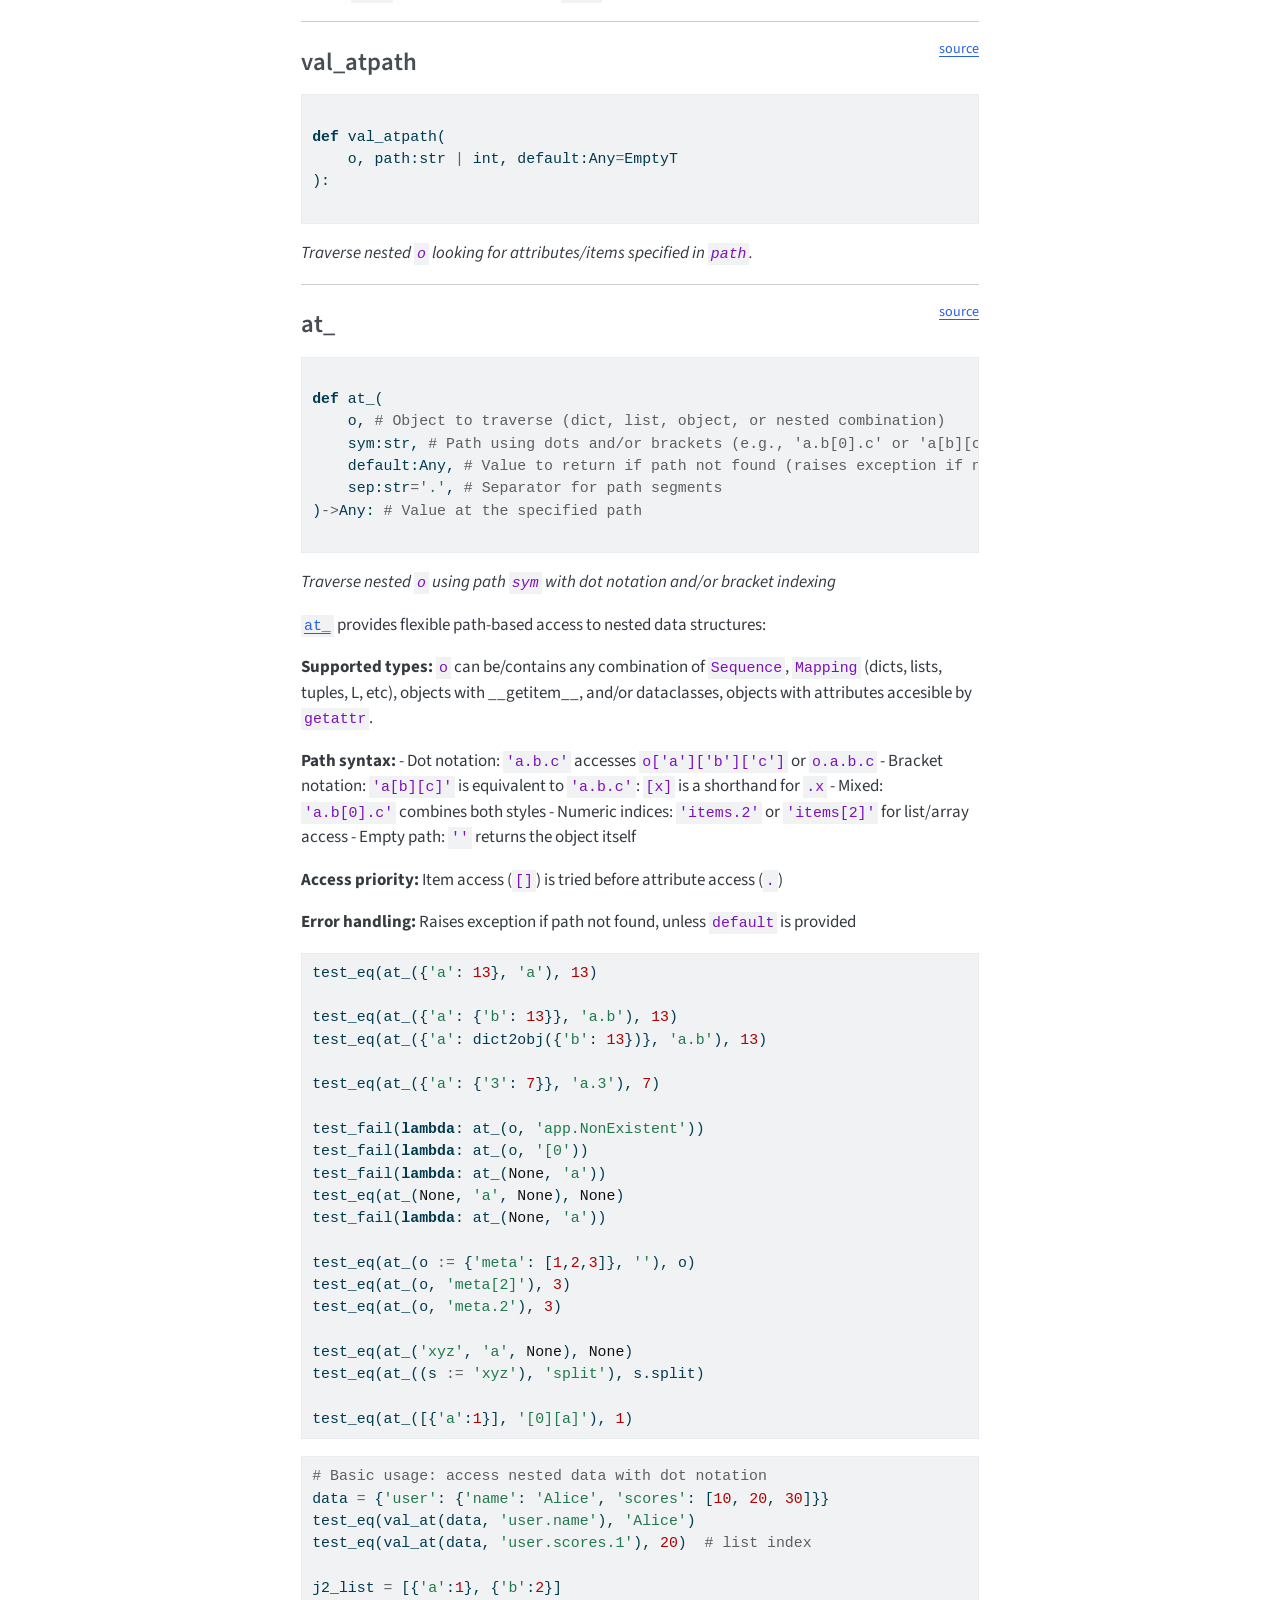
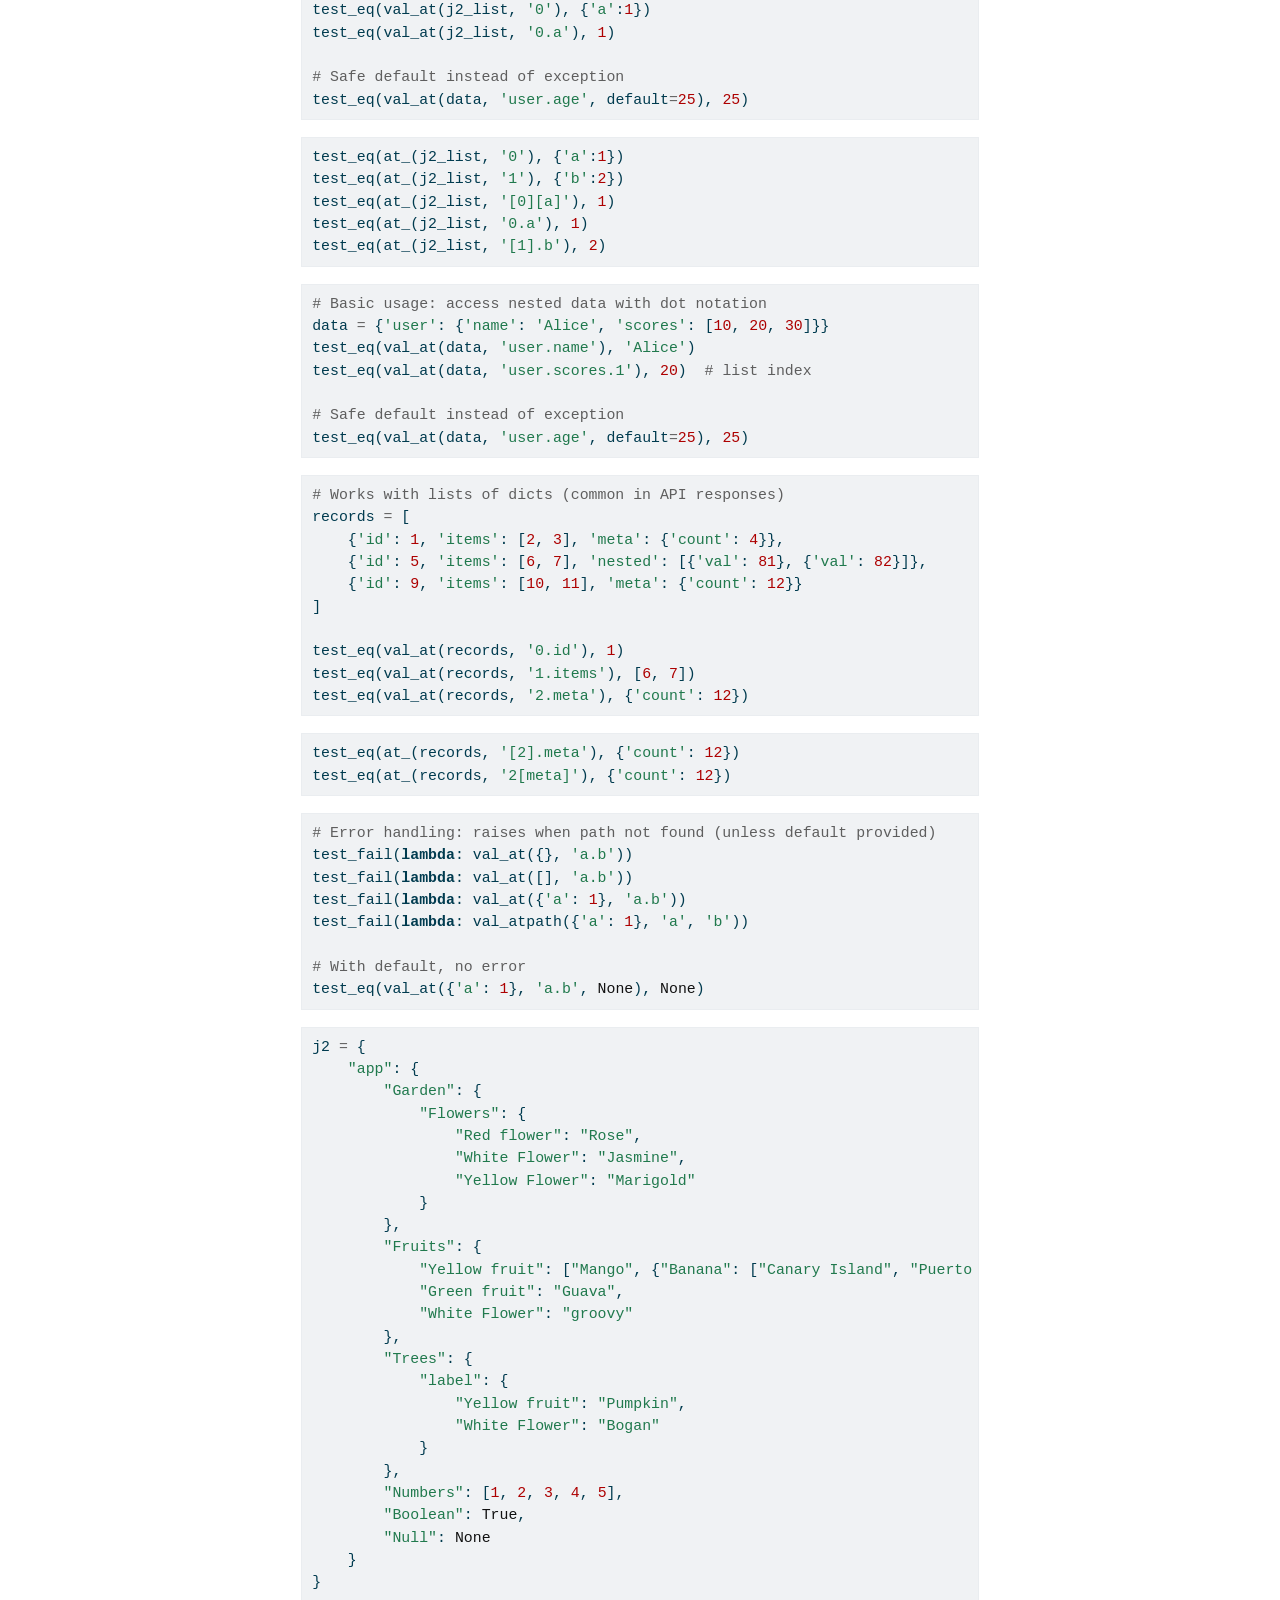
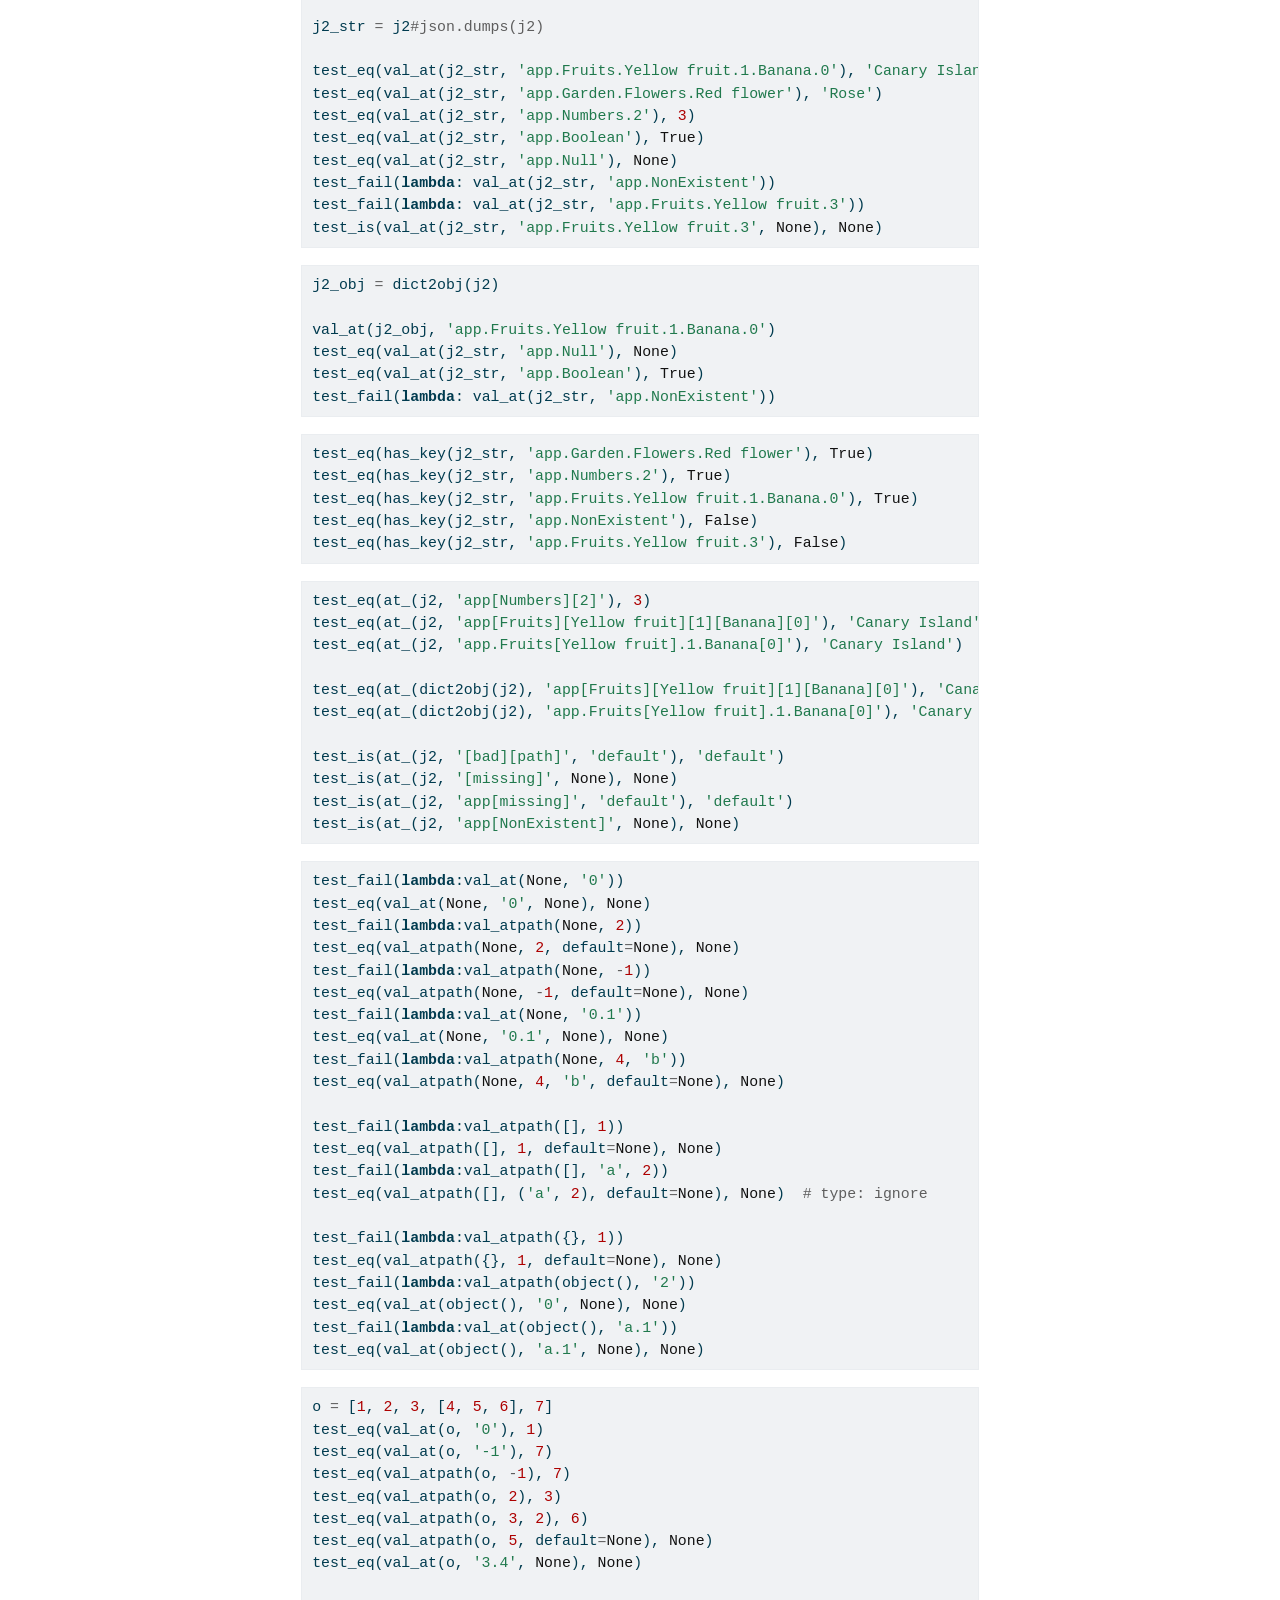
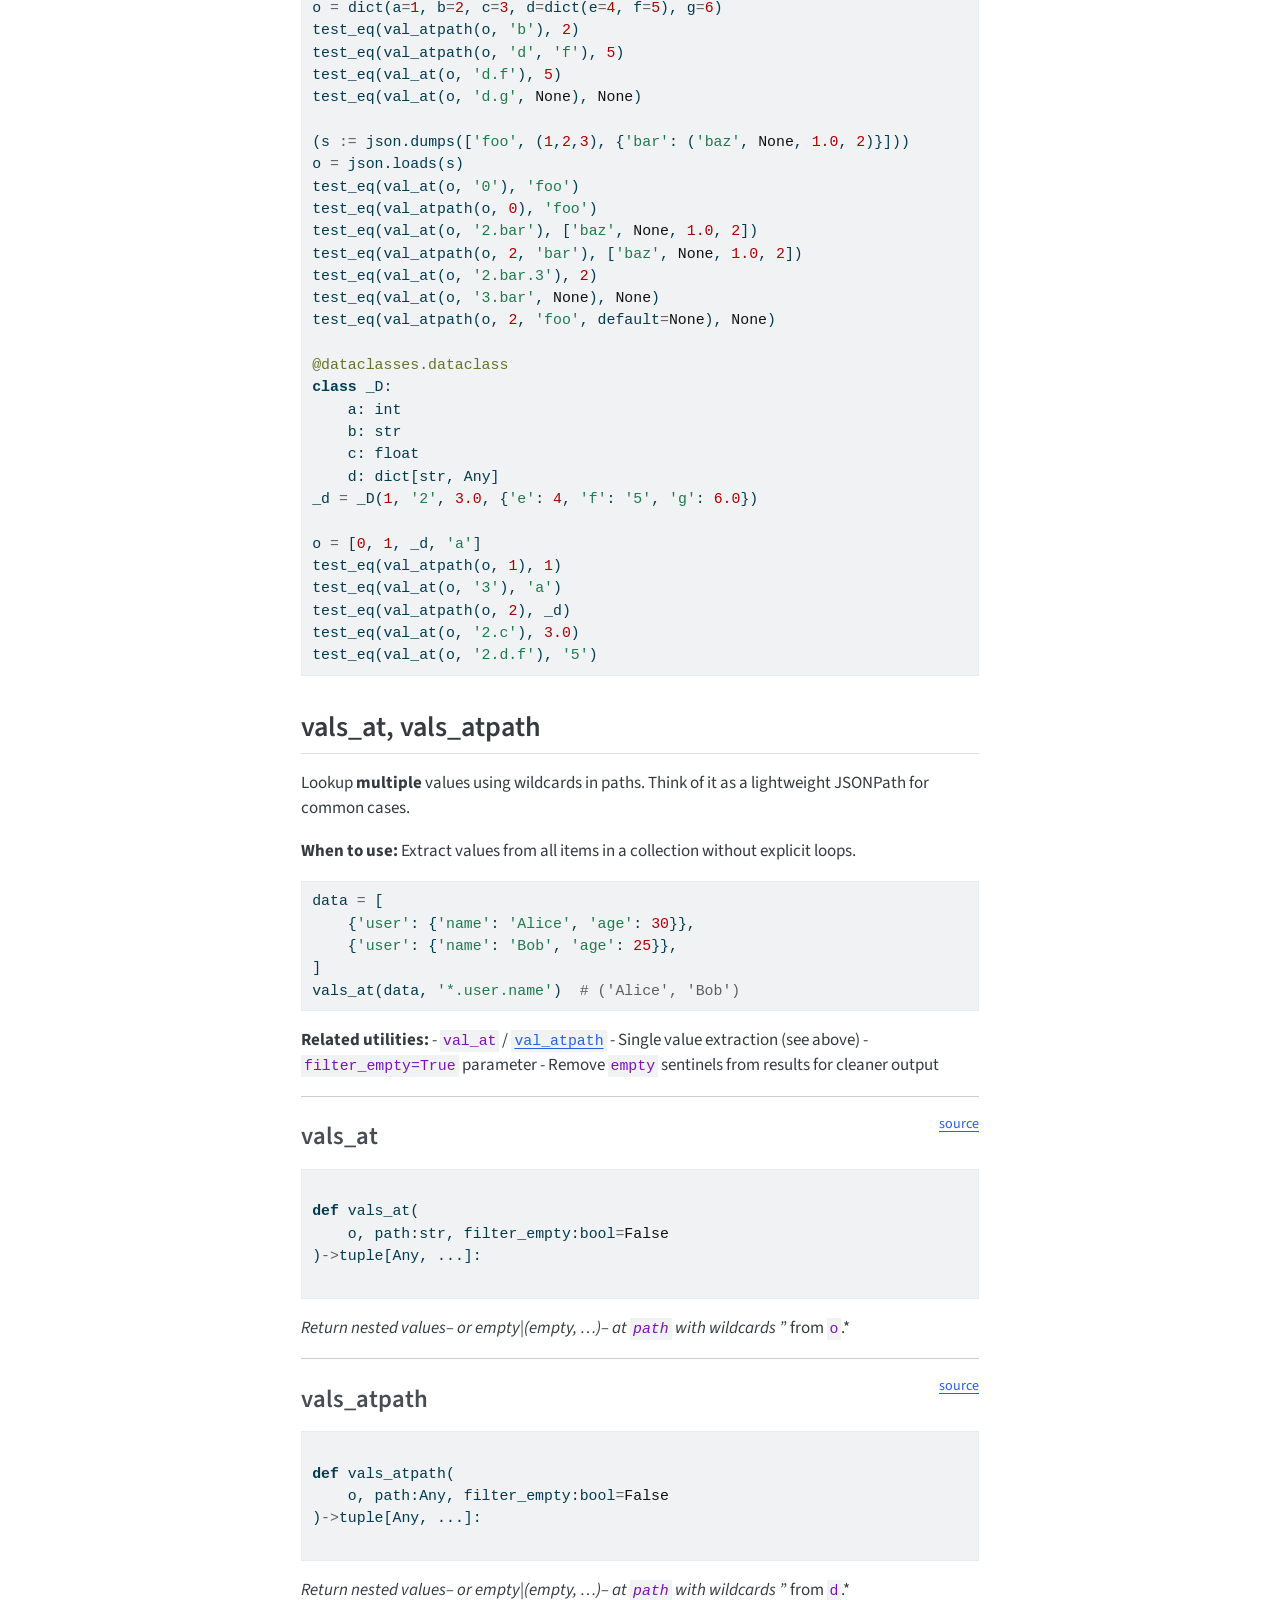
<file: basic.html>
<!DOCTYPE html>
<html xmlns="http://www.w3.org/1999/xhtml" lang="en" xml:lang="en"><head>

<meta charset="utf-8">
<meta name="generator" content="quarto-1.8.27">

<meta name="viewport" content="width=device-width, initial-scale=1.0, user-scalable=yes">

<meta name="description" content="Fundamental Python utilities for data manipulation, type checking, and common operations">

<title>Basic – pote</title>
<style>
code{white-space: pre-wrap;}
span.smallcaps{font-variant: small-caps;}
div.columns{display: flex; gap: min(4vw, 1.5em);}
div.column{flex: auto; overflow-x: auto;}
div.hanging-indent{margin-left: 1.5em; text-indent: -1.5em;}
ul.task-list{list-style: none;}
ul.task-list li input[type="checkbox"] {
  width: 0.8em;
  margin: 0 0.8em 0.2em -1em; /* quarto-specific, see https://github.com/quarto-dev/quarto-cli/issues/4556 */ 
  vertical-align: middle;
}
/* CSS for syntax highlighting */
html { -webkit-text-size-adjust: 100%; }
pre > code.sourceCode { white-space: pre; position: relative; }
pre > code.sourceCode > span { display: inline-block; line-height: 1.25; }
pre > code.sourceCode > span:empty { height: 1.2em; }
.sourceCode { overflow: visible; }
code.sourceCode > span { color: inherit; text-decoration: inherit; }
div.sourceCode { margin: 1em 0; }
pre.sourceCode { margin: 0; }
@media screen {
div.sourceCode { overflow: auto; }
}
@media print {
pre > code.sourceCode { white-space: pre-wrap; }
pre > code.sourceCode > span { text-indent: -5em; padding-left: 5em; }
}
pre.numberSource code
  { counter-reset: source-line 0; }
pre.numberSource code > span
  { position: relative; left: -4em; counter-increment: source-line; }
pre.numberSource code > span > a:first-child::before
  { content: counter(source-line);
    position: relative; left: -1em; text-align: right; vertical-align: baseline;
    border: none; display: inline-block;
    -webkit-touch-callout: none; -webkit-user-select: none;
    -khtml-user-select: none; -moz-user-select: none;
    -ms-user-select: none; user-select: none;
    padding: 0 4px; width: 4em;
  }
pre.numberSource { margin-left: 3em;  padding-left: 4px; }
div.sourceCode
  {   }
@media screen {
pre > code.sourceCode > span > a:first-child::before { text-decoration: underline; }
}
</style>


<script src="site_libs/quarto-nav/quarto-nav.js"></script>
<script src="site_libs/quarto-nav/headroom.min.js"></script>
<script src="site_libs/clipboard/clipboard.min.js"></script>
<script src="site_libs/quarto-search/autocomplete.umd.js"></script>
<script src="site_libs/quarto-search/fuse.min.js"></script>
<script src="site_libs/quarto-search/quarto-search.js"></script>
<meta name="quarto:offset" content="./">
<script src="site_libs/quarto-html/quarto.js" type="module"></script>
<script src="site_libs/quarto-html/tabsets/tabsets.js" type="module"></script>
<script src="site_libs/quarto-html/axe/axe-check.js" type="module"></script>
<script src="site_libs/quarto-html/popper.min.js"></script>
<script src="site_libs/quarto-html/tippy.umd.min.js"></script>
<script src="site_libs/quarto-html/anchor.min.js"></script>
<link href="site_libs/quarto-html/tippy.css" rel="stylesheet">
<link href="site_libs/quarto-html/quarto-syntax-highlighting-ed96de9b727972fe78a7b5d16c58bf87.css" rel="stylesheet" id="quarto-text-highlighting-styles">
<script src="site_libs/bootstrap/bootstrap.min.js"></script>
<link href="site_libs/bootstrap/bootstrap-icons.css" rel="stylesheet">
<link href="site_libs/bootstrap/bootstrap-baedc78cbf92349237790bf011c153e8.min.css" rel="stylesheet" append-hash="true" id="quarto-bootstrap" data-mode="light">
<script id="quarto-search-options" type="application/json">{
  "location": "navbar",
  "copy-button": false,
  "collapse-after": 3,
  "panel-placement": "end",
  "type": "overlay",
  "limit": 50,
  "keyboard-shortcut": [
    "f",
    "/",
    "s"
  ],
  "show-item-context": false,
  "language": {
    "search-no-results-text": "No results",
    "search-matching-documents-text": "matching documents",
    "search-copy-link-title": "Copy link to search",
    "search-hide-matches-text": "Hide additional matches",
    "search-more-match-text": "more match in this document",
    "search-more-matches-text": "more matches in this document",
    "search-clear-button-title": "Clear",
    "search-text-placeholder": "",
    "search-detached-cancel-button-title": "Cancel",
    "search-submit-button-title": "Submit",
    "search-label": "Search"
  }
}</script>


<link rel="stylesheet" href="styles.css">
<meta property="og:title" content="Basic – pote">
<meta property="og:description" content="Fundamental Python utilities for data manipulation, type checking, and common operations">
<meta property="og:site_name" content="pote">
<meta name="twitter:title" content="Basic – pote">
<meta name="twitter:description" content="Fundamental Python utilities for data manipulation, type checking, and common operations">
<meta name="twitter:card" content="summary">
</head>

<body class="nav-sidebar floating nav-fixed quarto-light">

<div id="quarto-search-results"></div>
  <header id="quarto-header" class="headroom fixed-top">
    <nav class="navbar navbar-expand-lg " data-bs-theme="dark">
      <div class="navbar-container container-fluid">
      <div class="navbar-brand-container mx-auto">
    <a class="navbar-brand" href="./index.html">
    <span class="navbar-title">pote</span>
    </a>
  </div>
        <div class="quarto-navbar-tools tools-end">
</div>
          <div id="quarto-search" class="" title="Search"></div>
      </div> <!-- /container-fluid -->
    </nav>
  <nav class="quarto-secondary-nav">
    <div class="container-fluid d-flex">
      <button type="button" class="quarto-btn-toggle btn" data-bs-toggle="collapse" role="button" data-bs-target=".quarto-sidebar-collapse-item" aria-controls="quarto-sidebar" aria-expanded="false" aria-label="Toggle sidebar navigation" onclick="if (window.quartoToggleHeadroom) { window.quartoToggleHeadroom(); }">
        <i class="bi bi-layout-text-sidebar-reverse"></i>
      </button>
        <nav class="quarto-page-breadcrumbs" aria-label="breadcrumb"><ol class="breadcrumb"><li class="breadcrumb-item"><a href="./basic.html">Basic</a></li></ol></nav>
        <a class="flex-grow-1" role="navigation" data-bs-toggle="collapse" data-bs-target=".quarto-sidebar-collapse-item" aria-controls="quarto-sidebar" aria-expanded="false" aria-label="Toggle sidebar navigation" onclick="if (window.quartoToggleHeadroom) { window.quartoToggleHeadroom(); }">      
        </a>
    </div>
  </nav>
</header>
<!-- content -->
<div id="quarto-content" class="quarto-container page-columns page-rows-contents page-layout-article page-navbar">
<!-- sidebar -->
  <nav id="quarto-sidebar" class="sidebar collapse collapse-horizontal quarto-sidebar-collapse-item sidebar-navigation floating overflow-auto">
    <div class="sidebar-menu-container"> 
    <ul class="list-unstyled mt-1">
        <li class="sidebar-item">
  <div class="sidebar-item-container"> 
  <a href="./index.html" class="sidebar-item-text sidebar-link">
 <span class="menu-text">pote</span></a>
  </div>
</li>
        <li class="sidebar-item">
  <div class="sidebar-item-container"> 
  <a href="./basic.html" class="sidebar-item-text sidebar-link active">
 <span class="menu-text">Basic</span></a>
  </div>
</li>
        <li class="sidebar-item">
  <div class="sidebar-item-container"> 
  <a href="./project.html" class="sidebar-item-text sidebar-link">
 <span class="menu-text">Project</span></a>
  </div>
</li>
        <li class="sidebar-item">
  <div class="sidebar-item-container"> 
  <a href="./logger_loguru.html" class="sidebar-item-text sidebar-link">
 <span class="menu-text">logger_loguru</span></a>
  </div>
</li>
        <li class="sidebar-item">
  <div class="sidebar-item-container"> 
  <a href="./test.html" class="sidebar-item-text sidebar-link">
 <span class="menu-text">Test helpers</span></a>
  </div>
</li>
        <li class="sidebar-item">
  <div class="sidebar-item-container"> 
  <a href="./callback.html" class="sidebar-item-text sidebar-link">
 <span class="menu-text">Callback</span></a>
  </div>
</li>
        <li class="sidebar-item">
  <div class="sidebar-item-container"> 
  <a href="./config.html" class="sidebar-item-text sidebar-link">
 <span class="menu-text">Config</span></a>
  </div>
</li>
        <li class="sidebar-item">
  <div class="sidebar-item-container"> 
  <a href="./display.html" class="sidebar-item-text sidebar-link">
 <span class="menu-text">Display</span></a>
  </div>
</li>
        <li class="sidebar-item">
  <div class="sidebar-item-container"> 
  <a href="./widgets.html" class="sidebar-item-text sidebar-link">
 <span class="menu-text">Widgets</span></a>
  </div>
</li>
    </ul>
    </div>
</nav>
<div id="quarto-sidebar-glass" class="quarto-sidebar-collapse-item" data-bs-toggle="collapse" data-bs-target=".quarto-sidebar-collapse-item"></div>
<!-- margin-sidebar -->
    <div id="quarto-margin-sidebar" class="sidebar margin-sidebar">
        <nav id="TOC" role="doc-toc" class="toc-active">
    <h2 id="toc-title">On this page</h2>
   
  <ul>
  <li><a href="#type-utilities" id="toc-type-utilities" class="nav-link active" data-scroll-target="#type-utilities">Type Utilities</a>
  <ul class="collapse">
  <li><a href="#empty" id="toc-empty" class="nav-link" data-scroll-target="#empty">empty</a>
  <ul class="collapse">
  <li><a href="#is_empty" id="toc-is_empty" class="nav-link" data-scroll-target="#is_empty">is_empty</a></li>
  </ul></li>
  </ul></li>
  <li><a href="#data-structures" id="toc-data-structures" class="nav-link" data-scroll-target="#data-structures">Data Structures</a>
  <ul class="collapse">
  <li><a href="#ad" id="toc-ad" class="nav-link" data-scroll-target="#ad">AD</a>
  <ul class="collapse">
  <li><a href="#ad-1" id="toc-ad-1" class="nav-link" data-scroll-target="#ad-1">AD</a></li>
  </ul></li>
  <li><a href="#is_listy" id="toc-is_listy" class="nav-link" data-scroll-target="#is_listy">is_listy</a>
  <ul class="collapse">
  <li><a href="#is_listy_type" id="toc-is_listy_type" class="nav-link" data-scroll-target="#is_listy_type">is_listy_type</a></li>
  <li><a href="#is_listy-1" id="toc-is_listy-1" class="nav-link" data-scroll-target="#is_listy-1">is_listy</a></li>
  </ul></li>
  <li><a href="#flatten" id="toc-flatten" class="nav-link" data-scroll-target="#flatten">flatten</a>
  <ul class="collapse">
  <li><a href="#flatten-1" id="toc-flatten-1" class="nav-link" data-scroll-target="#flatten-1">flatten</a></li>
  </ul></li>
  <li><a href="#almost-dataclass" id="toc-almost-dataclass" class="nav-link" data-scroll-target="#almost-dataclass">Almost dataclass</a>
  <ul class="collapse">
  <li><a href="#fields" id="toc-fields" class="nav-link" data-scroll-target="#fields">Fields</a></li>
  </ul></li>
  </ul></li>
  <li><a href="#string-utilities" id="toc-string-utilities" class="nav-link" data-scroll-target="#string-utilities">String Utilities</a>
  <ul class="collapse">
  <li><a href="#shorten" id="toc-shorten" class="nav-link" data-scroll-target="#shorten">shorten</a>
  <ul class="collapse">
  <li><a href="#shortens" id="toc-shortens" class="nav-link" data-scroll-target="#shortens">shortens</a></li>
  <li><a href="#shorten-1" id="toc-shorten-1" class="nav-link" data-scroll-target="#shorten-1">shorten</a></li>
  </ul></li>
  </ul></li>
  <li><a href="#function-composition" id="toc-function-composition" class="nav-link" data-scroll-target="#function-composition">Function Composition</a>
  <ul class="collapse">
  <li><a href="#runner" id="toc-runner" class="nav-link" data-scroll-target="#runner">Runner</a>
  <ul class="collapse">
  <li><a href="#runner-1" id="toc-runner-1" class="nav-link" data-scroll-target="#runner-1">Runner</a></li>
  </ul></li>
  </ul></li>
  <li><a href="#object-utilities" id="toc-object-utilities" class="nav-link" data-scroll-target="#object-utilities">Object Utilities</a>
  <ul class="collapse">
  <li><a href="#setattrs" id="toc-setattrs" class="nav-link" data-scroll-target="#setattrs">setattrs</a>
  <ul class="collapse">
  <li><a href="#setattrs-1" id="toc-setattrs-1" class="nav-link" data-scroll-target="#setattrs-1">setattrs</a></li>
  </ul></li>
  <li><a href="#val_at---implementation-evolution" id="toc-val_at---implementation-evolution" class="nav-link" data-scroll-target="#val_at---implementation-evolution">val_at - Implementation Evolution</a>
  <ul class="collapse">
  <li><a href="#initial-attempt-simple-dict-only-version" id="toc-initial-attempt-simple-dict-only-version" class="nav-link" data-scroll-target="#initial-attempt-simple-dict-only-version">Initial attempt: Simple dict-only version</a></li>
  </ul></li>
  <li><a href="#vals_at---implementation-evolution" id="toc-vals_at---implementation-evolution" class="nav-link" data-scroll-target="#vals_at---implementation-evolution">vals_at - Implementation Evolution</a>
  <ul class="collapse">
  <li><a href="#early-wildcard-implementation" id="toc-early-wildcard-implementation" class="nav-link" data-scroll-target="#early-wildcard-implementation">Early wildcard implementation</a></li>
  </ul></li>
  </ul></li>
  <li><a href="#nested-data-access" id="toc-nested-data-access" class="nav-link" data-scroll-target="#nested-data-access">Nested Data Access</a>
  <ul class="collapse">
  <li><a href="#val_at-val_atpath" id="toc-val_at-val_atpath" class="nav-link" data-scroll-target="#val_at-val_atpath">val_at, val_atpath</a>
  <ul class="collapse">
  <li><a href="#has_path" id="toc-has_path" class="nav-link" data-scroll-target="#has_path">has_path</a></li>
  <li><a href="#has_key" id="toc-has_key" class="nav-link" data-scroll-target="#has_key">has_key</a></li>
  <li><a href="#val_atpath" id="toc-val_atpath" class="nav-link" data-scroll-target="#val_atpath">val_atpath</a></li>
  <li><a href="#at_" id="toc-at_" class="nav-link" data-scroll-target="#at_">at_</a></li>
  </ul></li>
  <li><a href="#vals_at-vals_atpath" id="toc-vals_at-vals_atpath" class="nav-link" data-scroll-target="#vals_at-vals_atpath">vals_at, vals_atpath</a>
  <ul class="collapse">
  <li><a href="#vals_at" id="toc-vals_at" class="nav-link" data-scroll-target="#vals_at">vals_at</a></li>
  <li><a href="#vals_atpath" id="toc-vals_atpath" class="nav-link" data-scroll-target="#vals_atpath">vals_atpath</a></li>
  </ul></li>
  <li><a href="#deep_in" id="toc-deep_in" class="nav-link" data-scroll-target="#deep_in">deep_in</a>
  <ul class="collapse">
  <li><a href="#performance-exploration" id="toc-performance-exploration" class="nav-link" data-scroll-target="#performance-exploration">Performance exploration</a></li>
  <li><a href="#deep_in-1" id="toc-deep_in-1" class="nav-link" data-scroll-target="#deep_in-1">deep_in</a></li>
  </ul></li>
  </ul></li>
  <li><a href="#dictionary-helpers" id="toc-dictionary-helpers" class="nav-link" data-scroll-target="#dictionary-helpers">Dictionary Helpers</a>
  <ul class="collapse">
  <li><a href="#pops_" id="toc-pops_" class="nav-link" data-scroll-target="#pops_">pops_</a>
  <ul class="collapse">
  <li><a href="#pops_-1" id="toc-pops_-1" class="nav-link" data-scroll-target="#pops_-1">pops_</a></li>
  </ul></li>
  <li><a href="#pops_values_" id="toc-pops_values_" class="nav-link" data-scroll-target="#pops_values_">pops_values_</a>
  <ul class="collapse">
  <li><a href="#pops_values_-1" id="toc-pops_values_-1" class="nav-link" data-scroll-target="#pops_values_-1">pops_values_</a></li>
  </ul></li>
  <li><a href="#gets" id="toc-gets" class="nav-link" data-scroll-target="#gets">gets</a>
  <ul class="collapse">
  <li><a href="#gets-1" id="toc-gets-1" class="nav-link" data-scroll-target="#gets-1">gets</a></li>
  </ul></li>
  <li><a href="#update_" id="toc-update_" class="nav-link" data-scroll-target="#update_">update_</a>
  <ul class="collapse">
  <li><a href="#update_-1" id="toc-update_-1" class="nav-link" data-scroll-target="#update_-1">update_</a></li>
  </ul></li>
  </ul></li>
  <li><a href="#get_globals" id="toc-get_globals" class="nav-link" data-scroll-target="#get_globals">_get_globals</a></li>
  <li><a href="#path-utilities" id="toc-path-utilities" class="nav-link" data-scroll-target="#path-utilities">Path Utilities</a>
  <ul class="collapse">
  <li><a href="#bundle_path" id="toc-bundle_path" class="nav-link" data-scroll-target="#bundle_path">bundle_path</a>
  <ul class="collapse">
  <li><a href="#bundle_path-1" id="toc-bundle_path-1" class="nav-link" data-scroll-target="#bundle_path-1">bundle_path</a></li>
  </ul></li>
  </ul></li>
  <li><a href="#id-generation" id="toc-id-generation" class="nav-link" data-scroll-target="#id-generation">ID Generation</a>
  <ul class="collapse">
  <li><a href="#kounter" id="toc-kounter" class="nav-link" data-scroll-target="#kounter">Kounter</a>
  <ul class="collapse">
  <li><a href="#kounter-1" id="toc-kounter-1" class="nav-link" data-scroll-target="#kounter-1">Kounter</a></li>
  </ul></li>
  <li><a href="#id_gen" id="toc-id_gen" class="nav-link" data-scroll-target="#id_gen">id_gen</a>
  <ul class="collapse">
  <li><a href="#id_gen-1" id="toc-id_gen-1" class="nav-link" data-scroll-target="#id_gen-1">id_gen</a></li>
  <li><a href="#simple_id" id="toc-simple_id" class="nav-link" data-scroll-target="#simple_id">simple_id</a></li>
  </ul></li>
  </ul></li>
  <li><a href="#metaclasses" id="toc-metaclasses" class="nav-link" data-scroll-target="#metaclasses">Metaclasses</a>
  <ul class="collapse">
  <li><a href="#withcountermeta" id="toc-withcountermeta" class="nav-link" data-scroll-target="#withcountermeta">WithCounterMeta</a>
  <ul class="collapse">
  <li><a href="#withcountermeta-1" id="toc-withcountermeta-1" class="nav-link" data-scroll-target="#withcountermeta-1">WithCounterMeta</a></li>
  </ul></li>
  </ul></li>
  </ul>
<div class="toc-actions"><ul><li><a href="https://github.com/civvic/pote/issues/new" class="toc-action"><i class="bi bi-github"></i>Report an issue</a></li></ul></div><div class="quarto-alternate-formats"><h2>Other Formats</h2><ul><li><a href="basic.html.md"><i class="bi bi-file-code"></i>CommonMark</a></li></ul></div></nav>
    </div>
<!-- main -->
<main class="content" id="quarto-document-content">

<header id="title-block-header" class="quarto-title-block default">
<div class="quarto-title">
<h1 class="title">Basic</h1>
</div>

<div>
  <div class="description">
    Fundamental Python utilities for data manipulation, type checking, and common operations
  </div>
</div>


<div class="quarto-title-meta">

    
  
    
  </div>
  


</header>


<!-- WARNING: THIS FILE WAS AUTOGENERATED! DO NOT EDIT! -->
<!-- # Prologue -->
<hr>
<section id="type-utilities" class="level1">
<h1>Type Utilities</h1>
<section id="empty" class="level2">
<h2 class="anchored" data-anchor-id="empty">empty</h2>
<p>A sentinel value for distinguishing “no value provided” from <code>None</code>. Useful in function signatures where <code>None</code> is a valid argument.</p>
<hr>
<p><a href="https://github.com/civvic/pote/blob/main/pote/basic.py#L51" target="_blank" style="float:right; font-size:smaller">source</a></p>
<section id="is_empty" class="level3">
<h3 class="anchored" data-anchor-id="is_empty">is_empty</h3>
<div class="code-copy-outer-scaffold"><div class="sourceCode" id="cb1"><pre class="sourceCode python code-with-copy"><code class="sourceCode python"><span id="cb1-1"><a href="#cb1-1" aria-hidden="true" tabindex="-1"></a></span>
<span id="cb1-2"><a href="#cb1-2" aria-hidden="true" tabindex="-1"></a><span class="kw">def</span> is_empty(</span>
<span id="cb1-3"><a href="#cb1-3" aria-hidden="true" tabindex="-1"></a>    x</span>
<span id="cb1-4"><a href="#cb1-4" aria-hidden="true" tabindex="-1"></a>)<span class="op">-&gt;</span><span class="bu">bool</span>:</span>
<span id="cb1-5"><a href="#cb1-5" aria-hidden="true" tabindex="-1"></a></span></code></pre></div><button title="Copy to Clipboard" class="code-copy-button"><i class="bi"></i></button></div>
<div id="902354e6" class="cell">
<div class="code-copy-outer-scaffold"><div class="sourceCode cell-code" id="cb2"><pre class="sourceCode python code-with-copy"><code class="sourceCode python"><span id="cb2-1"><a href="#cb2-1" aria-hidden="true" tabindex="-1"></a>test_is(<span class="bu">str</span>(empty), <span class="st">'empty'</span>)</span>
<span id="cb2-2"><a href="#cb2-2" aria-hidden="true" tabindex="-1"></a>empty</span></code></pre></div><button title="Copy to Clipboard" class="code-copy-button"><i class="bi"></i></button></div>
<div class="cell-output cell-output-display">
<pre><code>empty</code></pre>
</div>
</div>
<div id="7f0da162" class="cell">
<div class="code-copy-outer-scaffold"><div class="sourceCode cell-code" id="cb4"><pre class="sourceCode python code-with-copy"><code class="sourceCode python"><span id="cb4-1"><a href="#cb4-1" aria-hidden="true" tabindex="-1"></a><span class="kw">def</span> test_empty() <span class="op">-&gt;</span> Empty: <span class="cf">return</span> empty</span>
<span id="cb4-2"><a href="#cb4-2" aria-hidden="true" tabindex="-1"></a>test_eq_type(test_empty(), empty)</span></code></pre></div><button title="Copy to Clipboard" class="code-copy-button"><i class="bi"></i></button></div>
</div>
</section>
</section>
</section>
<section id="data-structures" class="level1">
<h1>Data Structures</h1>
<section id="ad" class="level2">
<h2 class="anchored" data-anchor-id="ad">AD</h2>
<p>Attribute Dict - a dictionary that also allows attribute-style access. Perfect for configuration objects or API responses where you want both <code>config['key']</code> and <code>config.key</code> syntax.</p>
<hr>
<p><a href="https://github.com/civvic/pote/blob/main/pote/basic.py#L56" target="_blank" style="float:right; font-size:smaller">source</a></p>
<section id="ad-1" class="level3">
<h3 class="anchored" data-anchor-id="ad-1">AD</h3>
<div class="code-copy-outer-scaffold"><div class="sourceCode" id="cb5"><pre class="sourceCode python code-with-copy"><code class="sourceCode python"><span id="cb5-1"><a href="#cb5-1" aria-hidden="true" tabindex="-1"></a></span>
<span id="cb5-2"><a href="#cb5-2" aria-hidden="true" tabindex="-1"></a><span class="kw">def</span> AD(</span>
<span id="cb5-3"><a href="#cb5-3" aria-hidden="true" tabindex="-1"></a>    args:VAR_POSITIONAL, kwargs:VAR_KEYWORD</span>
<span id="cb5-4"><a href="#cb5-4" aria-hidden="true" tabindex="-1"></a>):</span>
<span id="cb5-5"><a href="#cb5-5" aria-hidden="true" tabindex="-1"></a></span></code></pre></div><button title="Copy to Clipboard" class="code-copy-button"><i class="bi"></i></button></div>
<p><em><code>dict</code> subclass that also provides access to keys as attrs</em></p>
<div id="e4a70039" class="cell">
<div class="code-copy-outer-scaffold"><div class="sourceCode cell-code" id="cb6"><pre class="sourceCode python code-with-copy"><code class="sourceCode python"><span id="cb6-1"><a href="#cb6-1" aria-hidden="true" tabindex="-1"></a><span class="co"># Basic usage: dict and attribute access</span></span>
<span id="cb6-2"><a href="#cb6-2" aria-hidden="true" tabindex="-1"></a>ad <span class="op">=</span> AD(a<span class="op">=</span><span class="dv">1</span>, b<span class="op">=</span><span class="dv">2</span>)</span>
<span id="cb6-3"><a href="#cb6-3" aria-hidden="true" tabindex="-1"></a>test_eq(ad.a, <span class="dv">1</span>)</span>
<span id="cb6-4"><a href="#cb6-4" aria-hidden="true" tabindex="-1"></a>test_eq(ad[<span class="st">'a'</span>], <span class="dv">1</span>)</span>
<span id="cb6-5"><a href="#cb6-5" aria-hidden="true" tabindex="-1"></a></span>
<span id="cb6-6"><a href="#cb6-6" aria-hidden="true" tabindex="-1"></a>ad.b <span class="op">=</span> <span class="dv">3</span></span>
<span id="cb6-7"><a href="#cb6-7" aria-hidden="true" tabindex="-1"></a>test_eq(ad.b, <span class="dv">3</span>)</span>
<span id="cb6-8"><a href="#cb6-8" aria-hidden="true" tabindex="-1"></a>ad.update(a<span class="op">=</span><span class="dv">4</span>, b<span class="op">=</span><span class="dv">5</span>)</span>
<span id="cb6-9"><a href="#cb6-9" aria-hidden="true" tabindex="-1"></a>test_eq(ad.b, <span class="dv">5</span>)</span></code></pre></div><button title="Copy to Clipboard" class="code-copy-button"><i class="bi"></i></button></div>
</div>
<div id="c1983e3a" class="cell">
<div class="code-copy-outer-scaffold"><div class="sourceCode cell-code" id="cb7"><pre class="sourceCode python code-with-copy"><code class="sourceCode python"><span id="cb7-1"><a href="#cb7-1" aria-hidden="true" tabindex="-1"></a><span class="co"># Edge cases: empty dict, missing keys</span></span>
<span id="cb7-2"><a href="#cb7-2" aria-hidden="true" tabindex="-1"></a>ad <span class="op">=</span> AD()</span>
<span id="cb7-3"><a href="#cb7-3" aria-hidden="true" tabindex="-1"></a>test_fail(<span class="kw">lambda</span>: ad.a)</span>
<span id="cb7-4"><a href="#cb7-4" aria-hidden="true" tabindex="-1"></a>test_fail(<span class="kw">lambda</span>: ad[<span class="st">'b'</span>])</span></code></pre></div><button title="Copy to Clipboard" class="code-copy-button"><i class="bi"></i></button></div>
</div>
</section>
</section>
<section id="is_listy" class="level2">
<h2 class="anchored" data-anchor-id="is_listy">is_listy</h2>
<p>Test whether <code>x</code> is iterable but not a string or bytes. Useful for duck-typing checks where you want to handle collections but not strings.</p>
<hr>
<p><a href="https://github.com/civvic/pote/blob/main/pote/basic.py#L68" target="_blank" style="float:right; font-size:smaller">source</a></p>
<section id="is_listy_type" class="level3">
<h3 class="anchored" data-anchor-id="is_listy_type">is_listy_type</h3>
<div class="code-copy-outer-scaffold"><div class="sourceCode" id="cb8"><pre class="sourceCode python code-with-copy"><code class="sourceCode python"><span id="cb8-1"><a href="#cb8-1" aria-hidden="true" tabindex="-1"></a></span>
<span id="cb8-2"><a href="#cb8-2" aria-hidden="true" tabindex="-1"></a><span class="kw">def</span> is_listy_type(</span>
<span id="cb8-3"><a href="#cb8-3" aria-hidden="true" tabindex="-1"></a>    x</span>
<span id="cb8-4"><a href="#cb8-4" aria-hidden="true" tabindex="-1"></a>):</span>
<span id="cb8-5"><a href="#cb8-5" aria-hidden="true" tabindex="-1"></a></span></code></pre></div><button title="Copy to Clipboard" class="code-copy-button"><i class="bi"></i></button></div>
<hr>
<p><a href="https://github.com/civvic/pote/blob/main/pote/basic.py#L65" target="_blank" style="float:right; font-size:smaller">source</a></p>
</section>
<section id="is_listy-1" class="level3">
<h3 class="anchored" data-anchor-id="is_listy-1">is_listy</h3>
<div class="code-copy-outer-scaffold"><div class="sourceCode" id="cb9"><pre class="sourceCode python code-with-copy"><code class="sourceCode python"><span id="cb9-1"><a href="#cb9-1" aria-hidden="true" tabindex="-1"></a></span>
<span id="cb9-2"><a href="#cb9-2" aria-hidden="true" tabindex="-1"></a><span class="kw">def</span> is_listy(</span>
<span id="cb9-3"><a href="#cb9-3" aria-hidden="true" tabindex="-1"></a>    x</span>
<span id="cb9-4"><a href="#cb9-4" aria-hidden="true" tabindex="-1"></a>):</span>
<span id="cb9-5"><a href="#cb9-5" aria-hidden="true" tabindex="-1"></a></span></code></pre></div><button title="Copy to Clipboard" class="code-copy-button"><i class="bi"></i></button></div>
<div id="c36f2b15" class="cell">
<div class="code-copy-outer-scaffold"><div class="sourceCode cell-code" id="cb10"><pre class="sourceCode python code-with-copy"><code class="sourceCode python"><span id="cb10-1"><a href="#cb10-1" aria-hidden="true" tabindex="-1"></a><span class="co"># Common usage: distinguish collections from strings</span></span>
<span id="cb10-2"><a href="#cb10-2" aria-hidden="true" tabindex="-1"></a>test_is(is_listy([<span class="dv">1</span>, <span class="dv">2</span>, <span class="dv">3</span>]), <span class="va">True</span>)</span>
<span id="cb10-3"><a href="#cb10-3" aria-hidden="true" tabindex="-1"></a>test_is(is_listy((<span class="dv">1</span>, <span class="dv">2</span>, <span class="dv">3</span>)), <span class="va">True</span>)</span>
<span id="cb10-4"><a href="#cb10-4" aria-hidden="true" tabindex="-1"></a>test_is(is_listy({<span class="st">'a'</span>: <span class="dv">1</span>}), <span class="va">True</span>)</span>
<span id="cb10-5"><a href="#cb10-5" aria-hidden="true" tabindex="-1"></a>test_is(is_listy(<span class="st">'hello'</span>), <span class="va">False</span>)  <span class="co"># strings are NOT listy</span></span>
<span id="cb10-6"><a href="#cb10-6" aria-hidden="true" tabindex="-1"></a>test_is(is_listy(<span class="st">b'bytes'</span>), <span class="va">False</span>)  <span class="co"># bytes are NOT listy</span></span>
<span id="cb10-7"><a href="#cb10-7" aria-hidden="true" tabindex="-1"></a>test_is(is_listy(<span class="va">None</span>), <span class="va">False</span>)</span></code></pre></div><button title="Copy to Clipboard" class="code-copy-button"><i class="bi"></i></button></div>
</div>
<div id="7c105f8d" class="cell">
<div class="code-copy-outer-scaffold"><div class="sourceCode cell-code" id="cb11"><pre class="sourceCode python code-with-copy"><code class="sourceCode python"><span id="cb11-1"><a href="#cb11-1" aria-hidden="true" tabindex="-1"></a><span class="co"># Coverage: ranges, generators, and type checking</span></span>
<span id="cb11-2"><a href="#cb11-2" aria-hidden="true" tabindex="-1"></a>test_is(is_listy(<span class="bu">range</span>(<span class="dv">3</span>)), <span class="va">True</span>)</span>
<span id="cb11-3"><a href="#cb11-3" aria-hidden="true" tabindex="-1"></a>test_is(is_listy((i <span class="cf">for</span> i <span class="kw">in</span> <span class="bu">range</span>(<span class="dv">3</span>))), <span class="va">True</span>)</span>
<span id="cb11-4"><a href="#cb11-4" aria-hidden="true" tabindex="-1"></a>test_is(is_listy(FC.L(<span class="dv">1</span>, <span class="dv">2</span>, <span class="dv">3</span>)), <span class="va">True</span>)</span>
<span id="cb11-5"><a href="#cb11-5" aria-hidden="true" tabindex="-1"></a>test_is(is_listy({<span class="dv">1</span>, <span class="dv">2</span>, <span class="dv">3</span>}), <span class="va">True</span>)</span>
<span id="cb11-6"><a href="#cb11-6" aria-hidden="true" tabindex="-1"></a>test_is(is_listy(<span class="vs">r'raw string'</span>), <span class="va">False</span>)</span>
<span id="cb11-7"><a href="#cb11-7" aria-hidden="true" tabindex="-1"></a></span>
<span id="cb11-8"><a href="#cb11-8" aria-hidden="true" tabindex="-1"></a>test_is(is_listy_type(<span class="bu">list</span>), <span class="va">True</span>)</span>
<span id="cb11-9"><a href="#cb11-9" aria-hidden="true" tabindex="-1"></a>test_is(is_listy_type(<span class="bu">tuple</span>), <span class="va">True</span>)</span>
<span id="cb11-10"><a href="#cb11-10" aria-hidden="true" tabindex="-1"></a>test_is(is_listy_type(<span class="bu">dict</span>), <span class="va">True</span>)</span>
<span id="cb11-11"><a href="#cb11-11" aria-hidden="true" tabindex="-1"></a>test_is(is_listy_type(<span class="bu">str</span>), <span class="va">False</span>)</span>
<span id="cb11-12"><a href="#cb11-12" aria-hidden="true" tabindex="-1"></a>test_is(is_listy_type(NoneType), <span class="va">False</span>)</span></code></pre></div><button title="Copy to Clipboard" class="code-copy-button"><i class="bi"></i></button></div>
</div>
</section>
</section>
<section id="flatten" class="level2">
<h2 class="anchored" data-anchor-id="flatten">flatten</h2>
<p>Recursively flatten nested collections into a single generator. Unlike <code>itertools.chain</code>, handles arbitrarily nested structures.</p>
<hr>
<p><a href="https://github.com/civvic/pote/blob/main/pote/basic.py#L72" target="_blank" style="float:right; font-size:smaller">source</a></p>
<section id="flatten-1" class="level3">
<h3 class="anchored" data-anchor-id="flatten-1">flatten</h3>
<div class="code-copy-outer-scaffold"><div class="sourceCode" id="cb12"><pre class="sourceCode python code-with-copy"><code class="sourceCode python"><span id="cb12-1"><a href="#cb12-1" aria-hidden="true" tabindex="-1"></a></span>
<span id="cb12-2"><a href="#cb12-2" aria-hidden="true" tabindex="-1"></a><span class="kw">def</span> flatten(</span>
<span id="cb12-3"><a href="#cb12-3" aria-hidden="true" tabindex="-1"></a>    o</span>
<span id="cb12-4"><a href="#cb12-4" aria-hidden="true" tabindex="-1"></a>):</span>
<span id="cb12-5"><a href="#cb12-5" aria-hidden="true" tabindex="-1"></a></span></code></pre></div><button title="Copy to Clipboard" class="code-copy-button"><i class="bi"></i></button></div>
<p><em>Concatenate all collections and items as a generator</em></p>
<div id="8376fee6" class="cell">
<div class="code-copy-outer-scaffold"><div class="sourceCode cell-code" id="cb13"><pre class="sourceCode python code-with-copy"><code class="sourceCode python"><span id="cb13-1"><a href="#cb13-1" aria-hidden="true" tabindex="-1"></a><span class="co"># Basic usage: flatten arbitrarily nested structures</span></span>
<span id="cb13-2"><a href="#cb13-2" aria-hidden="true" tabindex="-1"></a>test_eq(<span class="bu">list</span>(flatten([<span class="dv">1</span>, <span class="dv">2</span>, <span class="dv">3</span>])), [<span class="dv">1</span>, <span class="dv">2</span>, <span class="dv">3</span>])  <span class="co"># already flat</span></span>
<span id="cb13-3"><a href="#cb13-3" aria-hidden="true" tabindex="-1"></a>test_eq(<span class="bu">list</span>(flatten([<span class="dv">1</span>, [<span class="dv">2</span>, <span class="dv">3</span>]])), [<span class="dv">1</span>, <span class="dv">2</span>, <span class="dv">3</span>])</span>
<span id="cb13-4"><a href="#cb13-4" aria-hidden="true" tabindex="-1"></a>test_eq(<span class="bu">list</span>(flatten([[<span class="dv">1</span>], [<span class="dv">2</span>], [<span class="dv">3</span>]])), [<span class="dv">1</span>, <span class="dv">2</span>, <span class="dv">3</span>])</span>
<span id="cb13-5"><a href="#cb13-5" aria-hidden="true" tabindex="-1"></a>test_eq(<span class="bu">list</span>(flatten((<span class="dv">1</span>, (<span class="dv">2</span>, <span class="dv">3</span>)))), [<span class="dv">1</span>, <span class="dv">2</span>, <span class="dv">3</span>])  <span class="co"># works with tuples</span></span>
<span id="cb13-6"><a href="#cb13-6" aria-hidden="true" tabindex="-1"></a>test_eq(<span class="bu">list</span>(flatten([(<span class="st">'a'</span>, (<span class="dv">2</span>,)), (<span class="st">'c'</span>, (<span class="dv">4</span>,))])), [<span class="st">'a'</span>, <span class="dv">2</span>, <span class="st">'c'</span>, <span class="dv">4</span>])</span></code></pre></div><button title="Copy to Clipboard" class="code-copy-button"><i class="bi"></i></button></div>
</div>
<div id="10c3defa" class="cell">
<div class="code-copy-outer-scaffold"><div class="sourceCode cell-code" id="cb14"><pre class="sourceCode python code-with-copy"><code class="sourceCode python"><span id="cb14-1"><a href="#cb14-1" aria-hidden="true" tabindex="-1"></a><span class="co"># Coverage: empty list</span></span>
<span id="cb14-2"><a href="#cb14-2" aria-hidden="true" tabindex="-1"></a>test_eq(<span class="bu">list</span>(flatten([])), [])</span></code></pre></div><button title="Copy to Clipboard" class="code-copy-button"><i class="bi"></i></button></div>
</div>
</section>
</section>
<section id="almost-dataclass" class="level2">
<h2 class="anchored" data-anchor-id="almost-dataclass">Almost dataclass</h2>
<p>A dataclass that allows you to specify fields with default values.</p>
<div id="6cf07242" class="cell">
<div class="code-copy-outer-scaffold"><div class="sourceCode cell-code" id="cb15"><pre class="sourceCode python code-with-copy"><code class="sourceCode python"><span id="cb15-1"><a href="#cb15-1" aria-hidden="true" tabindex="-1"></a><span class="kw">def</span> _flds(o, <span class="op">*</span>args): <span class="cf">return</span> <span class="bu">tuple</span>(_ <span class="cf">for</span> _ <span class="kw">in</span> inspect.get_annotations(o).keys())<span class="op">+</span>args</span></code></pre></div><button title="Copy to Clipboard" class="code-copy-button"><i class="bi"></i></button></div>
</div>
<div id="f6dbbd92" class="cell">
<div class="code-copy-outer-scaffold"><div class="sourceCode cell-code" id="cb16"><pre class="sourceCode python code-with-copy"><code class="sourceCode python"><span id="cb16-1"><a href="#cb16-1" aria-hidden="true" tabindex="-1"></a><span class="kw">class</span> A:</span>
<span id="cb16-2"><a href="#cb16-2" aria-hidden="true" tabindex="-1"></a>    a: <span class="bu">str</span></span>
<span id="cb16-3"><a href="#cb16-3" aria-hidden="true" tabindex="-1"></a>    b: <span class="bu">str</span></span>
<span id="cb16-4"><a href="#cb16-4" aria-hidden="true" tabindex="-1"></a></span>
<span id="cb16-5"><a href="#cb16-5" aria-hidden="true" tabindex="-1"></a>_flds(A), _flds(A, <span class="st">'c'</span>)</span></code></pre></div><button title="Copy to Clipboard" class="code-copy-button"><i class="bi"></i></button></div>
<div class="cell-output cell-output-display">
<pre><code>(('a', 'b'), ('a', 'b', 'c'))</code></pre>
</div>
</div>
<div id="0afea36e" class="cell">
<div class="code-copy-outer-scaffold"><div class="sourceCode cell-code" id="cb18"><pre class="sourceCode python code-with-copy"><code class="sourceCode python"><span id="cb18-1"><a href="#cb18-1" aria-hidden="true" tabindex="-1"></a>_flds(A)</span></code></pre></div><button title="Copy to Clipboard" class="code-copy-button"><i class="bi"></i></button></div>
<div class="cell-output cell-output-display">
<pre><code>()</code></pre>
</div>
</div>
<hr>
<p><a href="https://github.com/civvic/pote/blob/main/pote/basic.py#L84" target="_blank" style="float:right; font-size:smaller">source</a></p>
<section id="fields" class="level3">
<h3 class="anchored" data-anchor-id="fields">Fields</h3>
<div class="code-copy-outer-scaffold"><div class="sourceCode" id="cb20"><pre class="sourceCode python code-with-copy"><code class="sourceCode python"><span id="cb20-1"><a href="#cb20-1" aria-hidden="true" tabindex="-1"></a></span>
<span id="cb20-2"><a href="#cb20-2" aria-hidden="true" tabindex="-1"></a><span class="kw">def</span> Fields(</span>
<span id="cb20-3"><a href="#cb20-3" aria-hidden="true" tabindex="-1"></a>    args:VAR_POSITIONAL, <span class="co"># type: ignore</span></span>
<span id="cb20-4"><a href="#cb20-4" aria-hidden="true" tabindex="-1"></a>    but:<span class="bu">str</span><span class="op">=</span><span class="st">''</span>, cast:<span class="bu">bool</span><span class="op">=</span><span class="va">False</span>, store_args:NoneType<span class="op">=</span><span class="va">None</span></span>
<span id="cb20-5"><a href="#cb20-5" aria-hidden="true" tabindex="-1"></a>):</span>
<span id="cb20-6"><a href="#cb20-6" aria-hidden="true" tabindex="-1"></a></span></code></pre></div><button title="Copy to Clipboard" class="code-copy-button"><i class="bi"></i></button></div>
<p><em>Set annotated fields of <code>self</code> extracted from caller’s locals; <code>*args</code> -&gt; optional (None), <code>**kwargs</code> -&gt; defaults</em></p>
<div id="f5453956" class="cell">
<div class="code-copy-outer-scaffold"><div class="sourceCode cell-code" id="cb21"><pre class="sourceCode python code-with-copy"><code class="sourceCode python"><span id="cb21-1"><a href="#cb21-1" aria-hidden="true" tabindex="-1"></a><span class="kw">class</span> A:</span>
<span id="cb21-2"><a href="#cb21-2" aria-hidden="true" tabindex="-1"></a>    a: <span class="bu">str</span></span>
<span id="cb21-3"><a href="#cb21-3" aria-hidden="true" tabindex="-1"></a>    b: <span class="bu">str</span></span>
<span id="cb21-4"><a href="#cb21-4" aria-hidden="true" tabindex="-1"></a>    <span class="kw">def</span> <span class="fu">__init__</span>(<span class="va">self</span>, a:<span class="bu">str</span>,  b:<span class="bu">str</span>, c<span class="op">=</span><span class="va">None</span>, d<span class="op">=</span><span class="st">'ff'</span>): Fields(<span class="st">'e'</span>, f<span class="op">=</span><span class="fl">7.3</span>)<span class="co">#FC.store_attr(_flds(self), c=None, d=7.3)</span></span>
<span id="cb21-5"><a href="#cb21-5" aria-hidden="true" tabindex="-1"></a></span>
<span id="cb21-6"><a href="#cb21-6" aria-hidden="true" tabindex="-1"></a>o <span class="op">=</span> A(<span class="st">'aa'</span>, <span class="st">'bb'</span>)</span>
<span id="cb21-7"><a href="#cb21-7" aria-hidden="true" tabindex="-1"></a><span class="co"># test_eq(vars(o)['__stored_args__'], {'e': None, 'a': 'aa', 'b': 'bb', 'c': None, 'd': 'ff', 'f': 7.3})</span></span>
<span id="cb21-8"><a href="#cb21-8" aria-hidden="true" tabindex="-1"></a>test_eq(A.__fields__, (<span class="st">'a'</span>, <span class="st">'b'</span>, <span class="st">'c'</span>, <span class="st">'d'</span>, <span class="st">'e'</span>, <span class="st">'f'</span>))  <span class="co"># type: ignore</span></span>
<span id="cb21-9"><a href="#cb21-9" aria-hidden="true" tabindex="-1"></a><span class="bu">print</span>(inspect.signature(A))</span>
<span id="cb21-10"><a href="#cb21-10" aria-hidden="true" tabindex="-1"></a><span class="bu">vars</span>(o)</span></code></pre></div><button title="Copy to Clipboard" class="code-copy-button"><i class="bi"></i></button></div>
<div class="cell-output cell-output-stdout">
<pre><code>(a: 'str', b: 'str', c=None, d='ff')</code></pre>
</div>
<div class="cell-output cell-output-display">
<pre><code>{'a': 'aa', 'b': 'bb', 'c': None, 'd': 'ff', 'e': None, 'f': 7.3}</code></pre>
</div>
</div>
<div id="b0217bf7" class="cell">
<div class="code-copy-outer-scaffold"><div class="sourceCode cell-code" id="cb24"><pre class="sourceCode python code-with-copy"><code class="sourceCode python"><span id="cb24-1"><a href="#cb24-1" aria-hidden="true" tabindex="-1"></a><span class="kw">class</span> Chapter(FC.AttrDict):</span>
<span id="cb24-2"><a href="#cb24-2" aria-hidden="true" tabindex="-1"></a>    <span class="co">"A chapter of a book"</span></span>
<span id="cb24-3"><a href="#cb24-3" aria-hidden="true" tabindex="-1"></a>    <span class="kw">def</span> <span class="fu">__init__</span>(<span class="va">self</span>, num:<span class="bu">int</span>, lines:<span class="bu">slice</span>, title:<span class="bu">str</span>, pov:<span class="bu">str</span>, content:<span class="bu">str</span>): Fields(ids<span class="op">=</span>{})</span>
<span id="cb24-4"><a href="#cb24-4" aria-hidden="true" tabindex="-1"></a>    <span class="at">@property</span></span>
<span id="cb24-5"><a href="#cb24-5" aria-hidden="true" tabindex="-1"></a>    <span class="kw">def</span> meta(<span class="va">self</span>): <span class="cf">return</span> [<span class="va">self</span>[_] <span class="cf">for</span> _ <span class="kw">in</span> <span class="bu">type</span>(<span class="va">self</span>).__fields__ <span class="cf">if</span> _ <span class="kw">not</span> <span class="kw">in</span> (<span class="st">'ids'</span>, <span class="st">'content'</span>)]  <span class="co"># type: ignore</span></span>
<span id="cb24-6"><a href="#cb24-6" aria-hidden="true" tabindex="-1"></a>    <span class="at">@property</span></span>
<span id="cb24-7"><a href="#cb24-7" aria-hidden="true" tabindex="-1"></a>    <span class="kw">def</span> text(<span class="va">self</span>):</span>
<span id="cb24-8"><a href="#cb24-8" aria-hidden="true" tabindex="-1"></a>        r <span class="op">=</span> <span class="va">self</span>.lines</span>
<span id="cb24-9"><a href="#cb24-9" aria-hidden="true" tabindex="-1"></a>        <span class="cf">return</span> <span class="st">'/n'</span>.join(lines[r.start:r.stop])  <span class="co"># type: ignore</span></span>
<span id="cb24-10"><a href="#cb24-10" aria-hidden="true" tabindex="-1"></a></span>
<span id="cb24-11"><a href="#cb24-11" aria-hidden="true" tabindex="-1"></a>_ch <span class="op">=</span> Chapter(<span class="dv">1</span>, <span class="bu">slice</span>(<span class="dv">0</span>, <span class="dv">10</span>), <span class="st">'title'</span>, <span class="st">'pov'</span>, <span class="st">'contents'</span>)</span>
<span id="cb24-12"><a href="#cb24-12" aria-hidden="true" tabindex="-1"></a>_ch</span></code></pre></div><button title="Copy to Clipboard" class="code-copy-button"><i class="bi"></i></button></div>
<div class="cell-output cell-output-display cell-output-markdown">
<div class="code-copy-outer-scaffold"><div class="sourceCode" id="cb25"><pre class="sourceCode python code-with-copy"><code class="sourceCode python"><span id="cb25-1"><a href="#cb25-1" aria-hidden="true" tabindex="-1"></a>{ <span class="st">'content'</span>: <span class="st">'contents'</span>,</span>
<span id="cb25-2"><a href="#cb25-2" aria-hidden="true" tabindex="-1"></a>  <span class="st">'ids'</span>: {},</span>
<span id="cb25-3"><a href="#cb25-3" aria-hidden="true" tabindex="-1"></a>  <span class="st">'lines'</span>: <span class="bu">slice</span>(<span class="dv">0</span>, <span class="dv">10</span>, <span class="va">None</span>),</span>
<span id="cb25-4"><a href="#cb25-4" aria-hidden="true" tabindex="-1"></a>  <span class="st">'num'</span>: <span class="dv">1</span>,</span>
<span id="cb25-5"><a href="#cb25-5" aria-hidden="true" tabindex="-1"></a>  <span class="st">'pov'</span>: <span class="st">'pov'</span>,</span>
<span id="cb25-6"><a href="#cb25-6" aria-hidden="true" tabindex="-1"></a>  <span class="st">'title'</span>: <span class="st">'title'</span>}</span></code></pre></div><button title="Copy to Clipboard" class="code-copy-button"><i class="bi"></i></button></div>
</div>
</div>
<div id="7a58262d" class="cell">
<div class="code-copy-outer-scaffold"><div class="sourceCode cell-code" id="cb26"><pre class="sourceCode python code-with-copy"><code class="sourceCode python"><span id="cb26-1"><a href="#cb26-1" aria-hidden="true" tabindex="-1"></a>inspect.signature(Chapter)</span></code></pre></div><button title="Copy to Clipboard" class="code-copy-button"><i class="bi"></i></button></div>
<div class="cell-output cell-output-display">
<pre><code>&lt;Signature (num: 'int', lines: 'slice', title: 'str', pov: 'str', content: 'str')&gt;</code></pre>
</div>
</div>
<div id="550bc278" class="cell">
<div class="code-copy-outer-scaffold"><div class="sourceCode cell-code" id="cb28"><pre class="sourceCode python code-with-copy"><code class="sourceCode python"><span id="cb28-1"><a href="#cb28-1" aria-hidden="true" tabindex="-1"></a>_ch.meta</span></code></pre></div><button title="Copy to Clipboard" class="code-copy-button"><i class="bi"></i></button></div>
<div class="cell-output cell-output-display">
<pre><code>[1, slice(0, 10, None), 'title', 'pov']</code></pre>
</div>
</div>
<div id="b08a7859" class="cell">
<div class="code-copy-outer-scaffold"><div class="sourceCode cell-code" id="cb30"><pre class="sourceCode python code-with-copy"><code class="sourceCode python"><span id="cb30-1"><a href="#cb30-1" aria-hidden="true" tabindex="-1"></a><span class="kw">class</span> Book(<span class="bu">list</span>):</span>
<span id="cb30-2"><a href="#cb30-2" aria-hidden="true" tabindex="-1"></a>    <span class="co">"A book"</span></span>
<span id="cb30-3"><a href="#cb30-3" aria-hidden="true" tabindex="-1"></a>    title: <span class="bu">str</span></span>
<span id="cb30-4"><a href="#cb30-4" aria-hidden="true" tabindex="-1"></a>    author: <span class="bu">str</span></span>
<span id="cb30-5"><a href="#cb30-5" aria-hidden="true" tabindex="-1"></a>    <span class="kw">def</span> <span class="fu">__init__</span>(<span class="va">self</span>, title,  author): Fields()</span>
<span id="cb30-6"><a href="#cb30-6" aria-hidden="true" tabindex="-1"></a>    <span class="at">@property</span></span>
<span id="cb30-7"><a href="#cb30-7" aria-hidden="true" tabindex="-1"></a>    <span class="kw">def</span> front_matter(<span class="va">self</span>): <span class="cf">return</span> FC.AttrDict({k:<span class="bu">getattr</span>(<span class="va">self</span>, k) <span class="cf">for</span> k <span class="kw">in</span> (<span class="st">'title'</span>, <span class="st">'author'</span>)})</span>
<span id="cb30-8"><a href="#cb30-8" aria-hidden="true" tabindex="-1"></a>    <span class="at">@property</span></span>
<span id="cb30-9"><a href="#cb30-9" aria-hidden="true" tabindex="-1"></a>    <span class="kw">def</span> body(<span class="va">self</span>) <span class="op">-&gt;</span> Sequence[Chapter]: <span class="cf">return</span> <span class="bu">tuple</span>(<span class="op">*</span><span class="va">self</span>)</span>
<span id="cb30-10"><a href="#cb30-10" aria-hidden="true" tabindex="-1"></a></span>
<span id="cb30-11"><a href="#cb30-11" aria-hidden="true" tabindex="-1"></a>bk <span class="op">=</span> Book(<span class="st">'Tiempo Atrás'</span>, <span class="st">'Rafael Marín'</span>)</span>
<span id="cb30-12"><a href="#cb30-12" aria-hidden="true" tabindex="-1"></a>bk, bk.front_matter, bk.body</span></code></pre></div><button title="Copy to Clipboard" class="code-copy-button"><i class="bi"></i></button></div>
<div class="cell-output cell-output-display">
<pre><code>([], {'title': 'Tiempo Atrás', 'author': 'Rafael Marín'}, ())</code></pre>
</div>
</div>
</section>
</section>
</section>
<section id="string-utilities" class="level1">
<h1>String Utilities</h1>
<section id="shorten" class="level2">
<h2 class="anchored" data-anchor-id="shorten">shorten</h2>
<p>Truncate strings intelligently from left, right, or center. Useful for displaying long identifiers, paths, or data in logs and UIs.</p>
<hr>
<p><a href="https://github.com/civvic/pote/blob/main/pote/basic.py#L107" target="_blank" style="float:right; font-size:smaller">source</a></p>
<section id="shortens" class="level3">
<h3 class="anchored" data-anchor-id="shortens">shortens</h3>
<div class="code-copy-outer-scaffold"><div class="sourceCode" id="cb32"><pre class="sourceCode python code-with-copy"><code class="sourceCode python"><span id="cb32-1"><a href="#cb32-1" aria-hidden="true" tabindex="-1"></a></span>
<span id="cb32-2"><a href="#cb32-2" aria-hidden="true" tabindex="-1"></a><span class="kw">def</span> shortens(</span>
<span id="cb32-3"><a href="#cb32-3" aria-hidden="true" tabindex="-1"></a>    xs:Iterable[Any], mode:Literal[<span class="st">'l'</span>, <span class="st">'r'</span>, <span class="st">'c'</span>]<span class="op">=</span><span class="st">'l'</span>, limit:<span class="bu">int</span><span class="op">=</span><span class="dv">40</span>, trunc:<span class="bu">str</span><span class="op">=</span><span class="st">'…'</span>, empty:<span class="bu">str</span><span class="op">=</span><span class="st">''</span></span>
<span id="cb32-4"><a href="#cb32-4" aria-hidden="true" tabindex="-1"></a>):</span>
<span id="cb32-5"><a href="#cb32-5" aria-hidden="true" tabindex="-1"></a></span></code></pre></div><button title="Copy to Clipboard" class="code-copy-button"><i class="bi"></i></button></div>
<hr>
<p><a href="https://github.com/civvic/pote/blob/main/pote/basic.py#L97" target="_blank" style="float:right; font-size:smaller">source</a></p>
</section>
<section id="shorten-1" class="level3">
<h3 class="anchored" data-anchor-id="shorten-1">shorten</h3>
<div class="code-copy-outer-scaffold"><div class="sourceCode" id="cb33"><pre class="sourceCode python code-with-copy"><code class="sourceCode python"><span id="cb33-1"><a href="#cb33-1" aria-hidden="true" tabindex="-1"></a></span>
<span id="cb33-2"><a href="#cb33-2" aria-hidden="true" tabindex="-1"></a><span class="kw">def</span> shorten(</span>
<span id="cb33-3"><a href="#cb33-3" aria-hidden="true" tabindex="-1"></a>    x:Any, mode:Literal[<span class="st">'l'</span>, <span class="st">'r'</span>, <span class="st">'c'</span>]<span class="op">=</span><span class="st">'l'</span>, limit:<span class="bu">int</span><span class="op">=</span><span class="dv">40</span>, trunc:<span class="bu">str</span><span class="op">=</span><span class="st">'…'</span>, empty:<span class="bu">str</span><span class="op">=</span><span class="st">''</span></span>
<span id="cb33-4"><a href="#cb33-4" aria-hidden="true" tabindex="-1"></a>)<span class="op">-&gt;</span><span class="bu">str</span>:</span>
<span id="cb33-5"><a href="#cb33-5" aria-hidden="true" tabindex="-1"></a></span></code></pre></div><button title="Copy to Clipboard" class="code-copy-button"><i class="bi"></i></button></div>
<div id="9734fe99" class="cell">
<div class="code-copy-outer-scaffold"><div class="sourceCode cell-code" id="cb34"><pre class="sourceCode python code-with-copy"><code class="sourceCode python"><span id="cb34-1"><a href="#cb34-1" aria-hidden="true" tabindex="-1"></a><span class="co"># Basic usage: truncate from left (default), right, or center</span></span>
<span id="cb34-2"><a href="#cb34-2" aria-hidden="true" tabindex="-1"></a>uuid <span class="op">=</span> <span class="st">'ad2663b4-5ff5-40e3-a6ed-cc35f5627f8d'</span></span>
<span id="cb34-3"><a href="#cb34-3" aria-hidden="true" tabindex="-1"></a>test_eq(shorten(uuid, limit<span class="op">=</span><span class="dv">17</span>), <span class="st">'…a6ed-cc35f5627f8d'</span>)  <span class="co"># left truncation (default)</span></span>
<span id="cb34-4"><a href="#cb34-4" aria-hidden="true" tabindex="-1"></a>test_eq(shorten(uuid, <span class="st">'r'</span>, limit<span class="op">=</span><span class="dv">17</span>), <span class="st">'ad2663b4-5ff5-40e…'</span>)  <span class="co"># right truncation</span></span>
<span id="cb34-5"><a href="#cb34-5" aria-hidden="true" tabindex="-1"></a>test_eq(shorten(uuid, <span class="st">'c'</span>, limit<span class="op">=</span><span class="dv">17</span>), <span class="st">'ad2663b … 5627f8d'</span>)  <span class="co"># center truncation</span></span>
<span id="cb34-6"><a href="#cb34-6" aria-hidden="true" tabindex="-1"></a></span>
<span id="cb34-7"><a href="#cb34-7" aria-hidden="true" tabindex="-1"></a>test_eq(shorten(<span class="st">'It was the best of times'</span>, limit<span class="op">=</span><span class="dv">12</span>), <span class="st">'…est of times'</span>)</span></code></pre></div><button title="Copy to Clipboard" class="code-copy-button"><i class="bi"></i></button></div>
</div>
<div id="ccf9abe9" class="cell">
<div class="code-copy-outer-scaffold"><div class="sourceCode cell-code" id="cb35"><pre class="sourceCode python code-with-copy"><code class="sourceCode python"><span id="cb35-1"><a href="#cb35-1" aria-hidden="true" tabindex="-1"></a><span class="co"># Coverage: short strings (no truncation), numbers, empty</span></span>
<span id="cb35-2"><a href="#cb35-2" aria-hidden="true" tabindex="-1"></a>test_eq(shorten(<span class="dv">0</span>), <span class="st">'0'</span>)</span>
<span id="cb35-3"><a href="#cb35-3" aria-hidden="true" tabindex="-1"></a>test_eq(shorten(<span class="dv">234</span>), <span class="st">'234'</span>)</span>
<span id="cb35-4"><a href="#cb35-4" aria-hidden="true" tabindex="-1"></a>test_eq(shorten(<span class="st">'asdfgh'</span>), <span class="st">'asdfgh'</span>)  <span class="co"># under limit, no change</span></span></code></pre></div><button title="Copy to Clipboard" class="code-copy-button"><i class="bi"></i></button></div>
</div>
<div id="e81b156e" class="cell">
<div class="code-copy-outer-scaffold"><div class="sourceCode cell-code" id="cb36"><pre class="sourceCode python code-with-copy"><code class="sourceCode python"><span id="cb36-1"><a href="#cb36-1" aria-hidden="true" tabindex="-1"></a>test_eq(<span class="bu">list</span>(shortens([<span class="st">'ad2663b4-5ff5-40e3-a6ed-cc35f5627f8d'</span>], <span class="st">'l'</span>, <span class="dv">10</span>)), [<span class="st">'…35f5627f8d'</span>])</span>
<span id="cb36-2"><a href="#cb36-2" aria-hidden="true" tabindex="-1"></a>test_eq(<span class="bu">list</span>(shortens((<span class="st">'abcdef'</span>, <span class="st">'wertyu'</span>, <span class="st">'sd'</span>), <span class="st">'r'</span>, <span class="dv">4</span>)), [<span class="st">'abcd…'</span>, <span class="st">'wert…'</span>, <span class="st">'sd'</span>])</span>
<span id="cb36-3"><a href="#cb36-3" aria-hidden="true" tabindex="-1"></a>test_eq(<span class="st">''</span>.join(shortens(<span class="st">'It was the best of times...'</span>.split(), <span class="st">'r'</span>, <span class="dv">1</span>, <span class="st">''</span>)), <span class="st">'Iwtbot'</span>)</span></code></pre></div><button title="Copy to Clipboard" class="code-copy-button"><i class="bi"></i></button></div>
</div>
</section>
</section>
</section>
<section id="function-composition" class="level1">
<h1>Function Composition</h1>
<section id="runner" class="level2">
<h2 class="anchored" data-anchor-id="runner">Runner</h2>
<p>Create a function that runs multiple callables in sequence with the same arguments. Useful for side-effects like logging, validation, and updates without explicit chaining.</p>
<hr>
<p><a href="https://github.com/civvic/pote/blob/main/pote/basic.py#L114" target="_blank" style="float:right; font-size:smaller">source</a></p>
<section id="runner-1" class="level3">
<h3 class="anchored" data-anchor-id="runner-1">Runner</h3>
<div class="code-copy-outer-scaffold"><div class="sourceCode" id="cb37"><pre class="sourceCode python code-with-copy"><code class="sourceCode python"><span id="cb37-1"><a href="#cb37-1" aria-hidden="true" tabindex="-1"></a></span>
<span id="cb37-2"><a href="#cb37-2" aria-hidden="true" tabindex="-1"></a><span class="kw">def</span> Runner(</span>
<span id="cb37-3"><a href="#cb37-3" aria-hidden="true" tabindex="-1"></a>    fns:_FuncItem</span>
<span id="cb37-4"><a href="#cb37-4" aria-hidden="true" tabindex="-1"></a>)<span class="op">-&gt;</span>Callable:</span>
<span id="cb37-5"><a href="#cb37-5" aria-hidden="true" tabindex="-1"></a></span></code></pre></div><button title="Copy to Clipboard" class="code-copy-button"><i class="bi"></i></button></div>
<p><em>Return a function that runs callables <code>fns</code> in sequence with same arguments. </em> Only side-effects, no composition.</p>
<div id="b8433c7b" class="cell">
<div class="code-copy-outer-scaffold"><div class="sourceCode cell-code" id="cb38"><pre class="sourceCode python code-with-copy"><code class="sourceCode python"><span id="cb38-1"><a href="#cb38-1" aria-hidden="true" tabindex="-1"></a><span class="kw">def</span> f1(o,x,y<span class="op">=</span><span class="dv">0</span>): o.r <span class="op">+=</span> x<span class="op">+</span>y</span>
<span id="cb38-2"><a href="#cb38-2" aria-hidden="true" tabindex="-1"></a><span class="kw">def</span> f2(o,x,y<span class="op">=</span><span class="dv">0</span>): o.r <span class="op">+=</span> x<span class="op">*</span>y</span>
<span id="cb38-3"><a href="#cb38-3" aria-hidden="true" tabindex="-1"></a>f3 <span class="op">=</span> <span class="kw">lambda</span> o, x,y: <span class="bu">print</span>(o.r)</span>
<span id="cb38-4"><a href="#cb38-4" aria-hidden="true" tabindex="-1"></a></span>
<span id="cb38-5"><a href="#cb38-5" aria-hidden="true" tabindex="-1"></a>o <span class="op">=</span> SimpleNamespace(r<span class="op">=</span><span class="dv">0</span>)</span>
<span id="cb38-6"><a href="#cb38-6" aria-hidden="true" tabindex="-1"></a>runner <span class="op">=</span> Runner(f1, f2, f3)</span>
<span id="cb38-7"><a href="#cb38-7" aria-hidden="true" tabindex="-1"></a>runner(o, <span class="dv">2</span>, <span class="dv">3</span>)  <span class="co"># 11</span></span>
<span id="cb38-8"><a href="#cb38-8" aria-hidden="true" tabindex="-1"></a></span>
<span id="cb38-9"><a href="#cb38-9" aria-hidden="true" tabindex="-1"></a>Runner()(o, <span class="dv">2</span>, <span class="dv">3</span>)</span>
<span id="cb38-10"><a href="#cb38-10" aria-hidden="true" tabindex="-1"></a>test_eq(o.r, <span class="dv">11</span>)</span>
<span id="cb38-11"><a href="#cb38-11" aria-hidden="true" tabindex="-1"></a>Runner([f1, f2], f3)(o, <span class="dv">2</span>, <span class="dv">3</span>)</span>
<span id="cb38-12"><a href="#cb38-12" aria-hidden="true" tabindex="-1"></a>test_eq(o.r, <span class="dv">22</span>)</span>
<span id="cb38-13"><a href="#cb38-13" aria-hidden="true" tabindex="-1"></a>Runner([f1, [f2, f3]])(o, <span class="dv">2</span>, <span class="dv">3</span>)</span>
<span id="cb38-14"><a href="#cb38-14" aria-hidden="true" tabindex="-1"></a>test_eq(o.r, <span class="dv">33</span>)</span></code></pre></div><button title="Copy to Clipboard" class="code-copy-button"><i class="bi"></i></button></div>
<div class="cell-output cell-output-stdout">
<pre><code>11
22
33</code></pre>
</div>
</div>
</section>
</section>
</section>
<section id="object-utilities" class="level1">
<h1>Object Utilities</h1>
<p>Helpers for manipulating objects and their attributes.</p>
<section id="setattrs" class="level2">
<h2 class="anchored" data-anchor-id="setattrs">setattrs</h2>
<p>Copy attributes from one object/dict to another. Works bidirectionally: can copy from dict→object, object→dict, object→object, or dict→dict.</p>
<p><strong>Common use cases:</strong> - Initialize objects from configuration dicts - Copy specific fields between instances - Hydrate objects from API responses</p>
<p><strong>Parameters:</strong> - <code>dest</code>: Target object or dict to set attributes on - <code>src</code>: Source object or dict to read from - <code>flds</code>: Comma-separated field names (optional; defaults to all keys/public attrs)</p>
<hr>
<p><a href="https://github.com/civvic/pote/blob/main/pote/basic.py#L125" target="_blank" style="float:right; font-size:smaller">source</a></p>
<section id="setattrs-1" class="level3">
<h3 class="anchored" data-anchor-id="setattrs-1">setattrs</h3>
<div class="code-copy-outer-scaffold"><div class="sourceCode" id="cb40"><pre class="sourceCode python code-with-copy"><code class="sourceCode python"><span id="cb40-1"><a href="#cb40-1" aria-hidden="true" tabindex="-1"></a></span>
<span id="cb40-2"><a href="#cb40-2" aria-hidden="true" tabindex="-1"></a><span class="kw">def</span> setattrs(</span>
<span id="cb40-3"><a href="#cb40-3" aria-hidden="true" tabindex="-1"></a>    dest, src, flds:<span class="bu">str</span><span class="op">=</span><span class="st">''</span></span>
<span id="cb40-4"><a href="#cb40-4" aria-hidden="true" tabindex="-1"></a>):</span>
<span id="cb40-5"><a href="#cb40-5" aria-hidden="true" tabindex="-1"></a></span></code></pre></div><button title="Copy to Clipboard" class="code-copy-button"><i class="bi"></i></button></div>
<p><em>Set <code>flds</code> or keys() or dir() attributes from <code>src</code> into <code>dest</code></em></p>
<div id="0aa84a49" class="cell">
<div class="code-copy-outer-scaffold"><div class="sourceCode cell-code" id="cb41"><pre class="sourceCode python code-with-copy"><code class="sourceCode python"><span id="cb41-1"><a href="#cb41-1" aria-hidden="true" tabindex="-1"></a><span class="kw">class</span> A: a <span class="op">=</span> <span class="dv">1</span><span class="op">;</span> b <span class="op">=</span> <span class="dv">2</span><span class="op">;</span> c <span class="op">=</span> <span class="dv">3</span></span>
<span id="cb41-2"><a href="#cb41-2" aria-hidden="true" tabindex="-1"></a>a <span class="op">=</span> A()</span>
<span id="cb41-3"><a href="#cb41-3" aria-hidden="true" tabindex="-1"></a>setattrs(a, {<span class="st">'b'</span>: <span class="dv">22</span>, <span class="st">'d'</span>: <span class="dv">44</span>})</span>
<span id="cb41-4"><a href="#cb41-4" aria-hidden="true" tabindex="-1"></a>test_eq(a.a, <span class="dv">1</span>)</span>
<span id="cb41-5"><a href="#cb41-5" aria-hidden="true" tabindex="-1"></a>test_eq(a.b, <span class="dv">22</span>)</span>
<span id="cb41-6"><a href="#cb41-6" aria-hidden="true" tabindex="-1"></a>test_eq(a.c, <span class="dv">3</span>)</span>
<span id="cb41-7"><a href="#cb41-7" aria-hidden="true" tabindex="-1"></a>test_eq(a.d, <span class="dv">44</span>)  <span class="co"># type: ignore</span></span></code></pre></div><button title="Copy to Clipboard" class="code-copy-button"><i class="bi"></i></button></div>
</div>
</section>
</section>
<section id="val_at---implementation-evolution" class="level2 hidden">
<h2 class="hidden anchored" data-anchor-id="val_at---implementation-evolution">val_at - Implementation Evolution</h2>
<p>The following cells document the development process of <code>val_at</code>, showing how the implementation evolved to handle increasingly complex cases (dicts → lists → mixed → JSON strings). This section is preserved for design rationale but can be skipped by most users.</p>
<p><strong>Skip to <a href="#nested-data-access">Nested Data Access</a> if you just want to use the function.</strong></p>
<section id="initial-attempt-simple-dict-only-version" class="level3">
<h3 class="anchored" data-anchor-id="initial-attempt-simple-dict-only-version">Initial attempt: Simple dict-only version</h3>
<div id="86e330c7" class="cell">
<div class="code-copy-outer-scaffold"><div class="sourceCode cell-code" id="cb42"><pre class="sourceCode python code-with-copy"><code class="sourceCode python"><span id="cb42-1"><a href="#cb42-1" aria-hidden="true" tabindex="-1"></a><span class="kw">def</span> val_at(element, json):</span>
<span id="cb42-2"><a href="#cb42-2" aria-hidden="true" tabindex="-1"></a>    <span class="cf">return</span> <span class="bu">reduce</span>(operator.getitem, element.split(<span class="st">'.'</span>), json)</span>
<span id="cb42-3"><a href="#cb42-3" aria-hidden="true" tabindex="-1"></a></span>
<span id="cb42-4"><a href="#cb42-4" aria-hidden="true" tabindex="-1"></a>j <span class="op">=</span> {<span class="st">"app"</span>: {</span>
<span id="cb42-5"><a href="#cb42-5" aria-hidden="true" tabindex="-1"></a>    <span class="st">"Garden"</span>: {</span>
<span id="cb42-6"><a href="#cb42-6" aria-hidden="true" tabindex="-1"></a>        <span class="st">"Flowers"</span>: {</span>
<span id="cb42-7"><a href="#cb42-7" aria-hidden="true" tabindex="-1"></a>            <span class="st">"Red flower"</span>: <span class="st">"Rose"</span>,</span>
<span id="cb42-8"><a href="#cb42-8" aria-hidden="true" tabindex="-1"></a>            <span class="st">"White Flower"</span>: <span class="st">"Jasmine"</span>,</span>
<span id="cb42-9"><a href="#cb42-9" aria-hidden="true" tabindex="-1"></a>            <span class="st">"Yellow Flower"</span>: <span class="st">"Marigold"</span></span>
<span id="cb42-10"><a href="#cb42-10" aria-hidden="true" tabindex="-1"></a>        }</span>
<span id="cb42-11"><a href="#cb42-11" aria-hidden="true" tabindex="-1"></a>    },</span>
<span id="cb42-12"><a href="#cb42-12" aria-hidden="true" tabindex="-1"></a>    <span class="st">"Fruits"</span>: {</span>
<span id="cb42-13"><a href="#cb42-13" aria-hidden="true" tabindex="-1"></a>        <span class="st">"Yellow fruit"</span>: <span class="st">"Mango"</span>,</span>
<span id="cb42-14"><a href="#cb42-14" aria-hidden="true" tabindex="-1"></a>        <span class="st">"Green fruit"</span>: <span class="st">"Guava"</span>,</span>
<span id="cb42-15"><a href="#cb42-15" aria-hidden="true" tabindex="-1"></a>        <span class="st">"White Flower"</span>: <span class="st">"groovy"</span></span>
<span id="cb42-16"><a href="#cb42-16" aria-hidden="true" tabindex="-1"></a>    },</span>
<span id="cb42-17"><a href="#cb42-17" aria-hidden="true" tabindex="-1"></a>    <span class="st">"Trees"</span>: {</span>
<span id="cb42-18"><a href="#cb42-18" aria-hidden="true" tabindex="-1"></a>        <span class="st">"label"</span>: {</span>
<span id="cb42-19"><a href="#cb42-19" aria-hidden="true" tabindex="-1"></a>            <span class="st">"Yellow fruit"</span>: <span class="st">"Pumpkin"</span>,</span>
<span id="cb42-20"><a href="#cb42-20" aria-hidden="true" tabindex="-1"></a>            <span class="st">"White Flower"</span>: <span class="st">"Bogan"</span></span>
<span id="cb42-21"><a href="#cb42-21" aria-hidden="true" tabindex="-1"></a>        }</span>
<span id="cb42-22"><a href="#cb42-22" aria-hidden="true" tabindex="-1"></a>    }</span>
<span id="cb42-23"><a href="#cb42-23" aria-hidden="true" tabindex="-1"></a>}}</span>
<span id="cb42-24"><a href="#cb42-24" aria-hidden="true" tabindex="-1"></a></span>
<span id="cb42-25"><a href="#cb42-25" aria-hidden="true" tabindex="-1"></a>test_eq(val_at(<span class="st">'app.Garden.Flowers.White Flower'</span>, j), <span class="st">'Jasmine'</span>)</span></code></pre></div><button title="Copy to Clipboard" class="code-copy-button"><i class="bi"></i></button></div>
</div>
<div id="bde693e3" class="cell">
<div class="code-copy-outer-scaffold"><div class="sourceCode cell-code" id="cb43"><pre class="sourceCode python code-with-copy"><code class="sourceCode python"><span id="cb43-1"><a href="#cb43-1" aria-hidden="true" tabindex="-1"></a><span class="bu">print</span>((dp <span class="op">:=</span> <span class="st">'app.Garden.Flowers'</span>), <span class="bu">reduce</span>(operator.getitem, dp.split(<span class="st">'.'</span>), j))</span></code></pre></div><button title="Copy to Clipboard" class="code-copy-button"><i class="bi"></i></button></div>
<div class="cell-output cell-output-stdout">
<pre><code>app.Garden.Flowers {'Red flower': 'Rose', 'White Flower': 'Jasmine', 'Yellow Flower': 'Marigold'}</code></pre>
</div>
</div>
<div id="64856083" class="cell">
<div class="code-copy-outer-scaffold"><div class="sourceCode cell-code" id="cb45"><pre class="sourceCode python code-with-copy"><code class="sourceCode python"><span id="cb45-1"><a href="#cb45-1" aria-hidden="true" tabindex="-1"></a><span class="kw">def</span> val_at(element, j:<span class="bu">str</span>):</span>
<span id="cb45-2"><a href="#cb45-2" aria-hidden="true" tabindex="-1"></a>    d <span class="op">=</span> json.loads(j)</span>
<span id="cb45-3"><a href="#cb45-3" aria-hidden="true" tabindex="-1"></a>    <span class="cf">return</span> <span class="bu">reduce</span>(<span class="kw">lambda</span> d, k: d[k] <span class="cf">if</span> <span class="bu">isinstance</span>(d, Mapping) <span class="cf">else</span> d[<span class="bu">int</span>(k)], element.split(<span class="st">'.'</span>), d)</span>
<span id="cb45-4"><a href="#cb45-4" aria-hidden="true" tabindex="-1"></a></span>
<span id="cb45-5"><a href="#cb45-5" aria-hidden="true" tabindex="-1"></a>j2 <span class="op">=</span> {<span class="st">"app"</span>: {</span>
<span id="cb45-6"><a href="#cb45-6" aria-hidden="true" tabindex="-1"></a>    <span class="st">"Garden"</span>: {</span>
<span id="cb45-7"><a href="#cb45-7" aria-hidden="true" tabindex="-1"></a>        <span class="st">"Flowers"</span>: {</span>
<span id="cb45-8"><a href="#cb45-8" aria-hidden="true" tabindex="-1"></a>            <span class="st">"Red flower"</span>: <span class="st">"Rose"</span>,</span>
<span id="cb45-9"><a href="#cb45-9" aria-hidden="true" tabindex="-1"></a>            <span class="st">"White Flower"</span>: <span class="st">"Jasmine"</span>,</span>
<span id="cb45-10"><a href="#cb45-10" aria-hidden="true" tabindex="-1"></a>            <span class="st">"Yellow Flower"</span>: <span class="st">"Marigold"</span></span>
<span id="cb45-11"><a href="#cb45-11" aria-hidden="true" tabindex="-1"></a>        }</span>
<span id="cb45-12"><a href="#cb45-12" aria-hidden="true" tabindex="-1"></a>    },</span>
<span id="cb45-13"><a href="#cb45-13" aria-hidden="true" tabindex="-1"></a>    <span class="st">"Fruits"</span>: {</span>
<span id="cb45-14"><a href="#cb45-14" aria-hidden="true" tabindex="-1"></a>        <span class="st">"Yellow fruit"</span>: [<span class="st">"Mango"</span>, {<span class="st">"Banana"</span>: [<span class="st">"Canary Island"</span>, <span class="st">"Puerto Rico"</span>]}],</span>
<span id="cb45-15"><a href="#cb45-15" aria-hidden="true" tabindex="-1"></a>        <span class="st">"Green fruit"</span>: <span class="st">"Guava"</span>,</span>
<span id="cb45-16"><a href="#cb45-16" aria-hidden="true" tabindex="-1"></a>        <span class="st">"White Flower"</span>: <span class="st">"groovy"</span></span>
<span id="cb45-17"><a href="#cb45-17" aria-hidden="true" tabindex="-1"></a>    },</span>
<span id="cb45-18"><a href="#cb45-18" aria-hidden="true" tabindex="-1"></a>    <span class="st">"Trees"</span>: {</span>
<span id="cb45-19"><a href="#cb45-19" aria-hidden="true" tabindex="-1"></a>        <span class="st">"label"</span>: {</span>
<span id="cb45-20"><a href="#cb45-20" aria-hidden="true" tabindex="-1"></a>            <span class="st">"Yellow fruit"</span>: <span class="st">"Pumpkin"</span>,</span>
<span id="cb45-21"><a href="#cb45-21" aria-hidden="true" tabindex="-1"></a>            <span class="st">"White Flower"</span>: <span class="st">"Bogan"</span></span>
<span id="cb45-22"><a href="#cb45-22" aria-hidden="true" tabindex="-1"></a>        }</span>
<span id="cb45-23"><a href="#cb45-23" aria-hidden="true" tabindex="-1"></a>    }</span>
<span id="cb45-24"><a href="#cb45-24" aria-hidden="true" tabindex="-1"></a>}}</span>
<span id="cb45-25"><a href="#cb45-25" aria-hidden="true" tabindex="-1"></a>test_eq(val_at(<span class="st">'app.Fruits.Yellow fruit.1.Banana.0'</span>, json.dumps(j2)), <span class="st">'Canary Island'</span>)</span></code></pre></div><button title="Copy to Clipboard" class="code-copy-button"><i class="bi"></i></button></div>
</div>
<div id="c5b47928" class="cell">
<div class="code-copy-outer-scaffold"><div class="sourceCode cell-code" id="cb46"><pre class="sourceCode python code-with-copy"><code class="sourceCode python"><span id="cb46-1"><a href="#cb46-1" aria-hidden="true" tabindex="-1"></a>apollo_astronauts <span class="op">=</span> json.loads(Path(<span class="st">'static/apollo_astronauts.json'</span>).read_text())</span>
<span id="cb46-2"><a href="#cb46-2" aria-hidden="true" tabindex="-1"></a><span class="bu">print</span>((dp <span class="op">:=</span> <span class="st">'Apollo 11.Michael Collins'</span>), <span class="bu">reduce</span>(operator.getitem, dp.split(<span class="st">'.'</span>), apollo_astronauts))</span></code></pre></div><button title="Copy to Clipboard" class="code-copy-button"><i class="bi"></i></button></div>
<div class="cell-output cell-output-stdout">
<pre><code>Apollo 11.Michael Collins {'Experience': 'Pilot on Gemini 10 and Command Module pilot on Apollo 11.', 'Place in history': 'Collins was the first person to perform two EVAs in one mission.', 'Fast fact': 'Collins says his "secret terror" was returning to Earth alone if the surface mission failed.', 'Lunar wisdom': 'I really believe that if the political leaders of the world could see their planet from a distance of 100,000 miles their outlook could be fundamentally changed. That all-important border would be invisible, that noisy argument silenced.'}</code></pre>
</div>
</div>
<div id="d2a534d7" class="cell">
<div class="code-copy-outer-scaffold"><div class="sourceCode cell-code" id="cb48"><pre class="sourceCode python code-with-copy"><code class="sourceCode python"><span id="cb48-1"><a href="#cb48-1" aria-hidden="true" tabindex="-1"></a>_T <span class="op">=</span> TypeVar(<span class="st">'_T'</span>)</span>
<span id="cb48-2"><a href="#cb48-2" aria-hidden="true" tabindex="-1"></a>_II <span class="op">=</span> <span class="bu">isinstance</span></span>
<span id="cb48-3"><a href="#cb48-3" aria-hidden="true" tabindex="-1"></a><span class="kw">def</span> _at(d: Mapping<span class="op">|</span>Sequence, k: <span class="bu">str</span>) <span class="op">-&gt;</span> Any: <span class="cf">return</span> (</span>
<span id="cb48-4"><a href="#cb48-4" aria-hidden="true" tabindex="-1"></a>    d[k] <span class="cf">if</span> _II(d, Mapping) <span class="cf">else</span> </span>
<span id="cb48-5"><a href="#cb48-5" aria-hidden="true" tabindex="-1"></a>    d[<span class="bu">int</span>(k)] <span class="cf">if</span> _II(d, Sequence) <span class="kw">and</span> <span class="kw">not</span> _II(d, (<span class="bu">str</span>, <span class="bu">bytes</span>)) <span class="cf">else</span> </span>
<span id="cb48-6"><a href="#cb48-6" aria-hidden="true" tabindex="-1"></a>    FC.stop(<span class="pp">KeyError</span>))  <span class="co"># type: ignore</span></span>
<span id="cb48-7"><a href="#cb48-7" aria-hidden="true" tabindex="-1"></a></span>
<span id="cb48-8"><a href="#cb48-8" aria-hidden="true" tabindex="-1"></a><span class="kw">def</span> val_at(key_path: <span class="bu">str</span>, j: Mapping<span class="op">|</span>Sequence<span class="op">|</span><span class="bu">str</span><span class="op">|</span><span class="bu">bytes</span><span class="op">|</span><span class="bu">bytearray</span>, default:_T<span class="op">=</span>empty, sep:<span class="bu">str</span><span class="op">=</span><span class="st">'.'</span>) <span class="op">-&gt;</span> _T:</span>
<span id="cb48-9"><a href="#cb48-9" aria-hidden="true" tabindex="-1"></a>    <span class="co">"Return nested value at `key_path` from `j`. Raise if not found or `default` if not `empty`."</span></span>
<span id="cb48-10"><a href="#cb48-10" aria-hidden="true" tabindex="-1"></a>    <span class="cf">try</span>: <span class="cf">return</span> <span class="bu">reduce</span>(_at, key_path.split(sep), json.loads(j) <span class="cf">if</span> _II(j, (<span class="bu">str</span>, <span class="bu">bytes</span>, <span class="bu">bytearray</span>)) <span class="cf">else</span> j)</span>
<span id="cb48-11"><a href="#cb48-11" aria-hidden="true" tabindex="-1"></a>    <span class="cf">except</span> (<span class="pp">KeyError</span>, <span class="pp">IndexError</span>, <span class="pp">ValueError</span>) <span class="im">as</span> e:</span>
<span id="cb48-12"><a href="#cb48-12" aria-hidden="true" tabindex="-1"></a>        <span class="cf">if</span> default <span class="kw">is</span> <span class="kw">not</span> empty: <span class="cf">return</span> default</span>
<span id="cb48-13"><a href="#cb48-13" aria-hidden="true" tabindex="-1"></a>        <span class="cf">raise</span> e</span>
<span id="cb48-14"><a href="#cb48-14" aria-hidden="true" tabindex="-1"></a></span>
<span id="cb48-15"><a href="#cb48-15" aria-hidden="true" tabindex="-1"></a><span class="kw">def</span> key_at(key_path: <span class="bu">str</span>, j: Mapping<span class="op">|</span>Sequence<span class="op">|</span><span class="bu">str</span><span class="op">|</span><span class="bu">bytes</span><span class="op">|</span><span class="bu">bytearray</span>, sep:<span class="bu">str</span><span class="op">=</span><span class="st">'.'</span>) <span class="op">-&gt;</span> <span class="bu">bool</span>:</span>
<span id="cb48-16"><a href="#cb48-16" aria-hidden="true" tabindex="-1"></a>    <span class="co">"Return `True` if nested `key_path` exists in `j`."</span></span>
<span id="cb48-17"><a href="#cb48-17" aria-hidden="true" tabindex="-1"></a>    <span class="cf">try</span>:</span>
<span id="cb48-18"><a href="#cb48-18" aria-hidden="true" tabindex="-1"></a>        <span class="bu">reduce</span>(_at, key_path.split(sep), json.loads(j) <span class="cf">if</span> _II(j, (<span class="bu">str</span>, <span class="bu">bytes</span>, <span class="bu">bytearray</span>)) <span class="cf">else</span> j)</span>
<span id="cb48-19"><a href="#cb48-19" aria-hidden="true" tabindex="-1"></a>        <span class="cf">return</span> <span class="va">True</span></span>
<span id="cb48-20"><a href="#cb48-20" aria-hidden="true" tabindex="-1"></a>    <span class="cf">except</span> (<span class="pp">KeyError</span>, <span class="pp">IndexError</span>):</span>
<span id="cb48-21"><a href="#cb48-21" aria-hidden="true" tabindex="-1"></a>        <span class="cf">return</span> <span class="va">False</span></span></code></pre></div><button title="Copy to Clipboard" class="code-copy-button"><i class="bi"></i></button></div>
</div>
<div id="ebf46c75" class="cell">
<div class="code-copy-outer-scaffold"><div class="sourceCode cell-code" id="cb49"><pre class="sourceCode python code-with-copy"><code class="sourceCode python"><span id="cb49-1"><a href="#cb49-1" aria-hidden="true" tabindex="-1"></a>FC.test_fail(<span class="kw">lambda</span>: val_at(<span class="bu">object</span>, {}))  <span class="co"># type: ignore</span></span>
<span id="cb49-2"><a href="#cb49-2" aria-hidden="true" tabindex="-1"></a>FC.test_fail(<span class="kw">lambda</span>: val_at(<span class="bu">object</span>, []))  <span class="co"># type: ignore</span></span>
<span id="cb49-3"><a href="#cb49-3" aria-hidden="true" tabindex="-1"></a>FC.test_fail(<span class="kw">lambda</span>: val_at(<span class="bu">object</span>, <span class="bu">object</span>))  <span class="co"># type: ignore</span></span>
<span id="cb49-4"><a href="#cb49-4" aria-hidden="true" tabindex="-1"></a>FC.test_fail(<span class="kw">lambda</span>: val_at(<span class="st">''</span>, {}))</span>
<span id="cb49-5"><a href="#cb49-5" aria-hidden="true" tabindex="-1"></a>FC.test_fail(<span class="kw">lambda</span>: val_at(<span class="st">''</span>, []))</span>
<span id="cb49-6"><a href="#cb49-6" aria-hidden="true" tabindex="-1"></a>FC.test_fail(<span class="kw">lambda</span>: val_at(<span class="st">''</span>, <span class="bu">object</span>))   <span class="co"># type: ignore</span></span>
<span id="cb49-7"><a href="#cb49-7" aria-hidden="true" tabindex="-1"></a></span>
<span id="cb49-8"><a href="#cb49-8" aria-hidden="true" tabindex="-1"></a>FC.test_fail(<span class="kw">lambda</span>: val_at(<span class="st">'a.b'</span>, {<span class="st">'a'</span>: <span class="dv">1</span>}))</span>
<span id="cb49-9"><a href="#cb49-9" aria-hidden="true" tabindex="-1"></a>test_eq(val_at(<span class="st">'a.b'</span>, {<span class="st">'a'</span>: <span class="dv">1</span>}, <span class="va">None</span>), <span class="va">None</span>)</span></code></pre></div><button title="Copy to Clipboard" class="code-copy-button"><i class="bi"></i></button></div>
</div>
<div id="08cf1002" class="cell">
<div class="code-copy-outer-scaffold"><div class="sourceCode cell-code" id="cb50"><pre class="sourceCode python code-with-copy"><code class="sourceCode python"><span id="cb50-1"><a href="#cb50-1" aria-hidden="true" tabindex="-1"></a>d <span class="op">=</span> [</span>
<span id="cb50-2"><a href="#cb50-2" aria-hidden="true" tabindex="-1"></a>    {<span class="st">'a'</span>: <span class="dv">1</span>, <span class="st">'b'</span>: [<span class="dv">2</span>,  <span class="dv">3</span>], <span class="st">'c'</span>: {<span class="st">'d'</span>:   <span class="dv">4</span>}}, </span>
<span id="cb50-3"><a href="#cb50-3" aria-hidden="true" tabindex="-1"></a>    {<span class="st">'a'</span>: <span class="dv">5</span>, <span class="st">'b'</span>: [<span class="dv">6</span>,  <span class="dv">7</span>],                 <span class="st">'d'</span>: [{<span class="st">'e'</span>: <span class="dv">81</span>}, {<span class="st">'e'</span>: <span class="dv">82</span>}]}, </span>
<span id="cb50-4"><a href="#cb50-4" aria-hidden="true" tabindex="-1"></a>    {<span class="st">'a'</span>: <span class="dv">9</span>, <span class="st">'b'</span>: [<span class="dv">10</span>, <span class="dv">11</span>], <span class="st">'c'</span>: {<span class="st">'d'</span>: <span class="dv">12</span>}}</span>
<span id="cb50-5"><a href="#cb50-5" aria-hidden="true" tabindex="-1"></a>]</span>
<span id="cb50-6"><a href="#cb50-6" aria-hidden="true" tabindex="-1"></a></span>
<span id="cb50-7"><a href="#cb50-7" aria-hidden="true" tabindex="-1"></a>test_fail(<span class="kw">lambda</span>: val_at(<span class="st">''</span>, d))</span>
<span id="cb50-8"><a href="#cb50-8" aria-hidden="true" tabindex="-1"></a>test_fail(<span class="kw">lambda</span>: val_at(<span class="bu">object</span>, d))  <span class="co"># type: ignore</span></span>
<span id="cb50-9"><a href="#cb50-9" aria-hidden="true" tabindex="-1"></a></span>
<span id="cb50-10"><a href="#cb50-10" aria-hidden="true" tabindex="-1"></a>test_fail(<span class="kw">lambda</span>: val_at(<span class="st">''</span>, <span class="bu">object</span>))  <span class="co"># type: ignore</span></span>
<span id="cb50-11"><a href="#cb50-11" aria-hidden="true" tabindex="-1"></a></span>
<span id="cb50-12"><a href="#cb50-12" aria-hidden="true" tabindex="-1"></a>test_eq(val_at(<span class="st">'0.a'</span>, d), <span class="dv">1</span>)</span>
<span id="cb50-13"><a href="#cb50-13" aria-hidden="true" tabindex="-1"></a>test_eq(val_at(<span class="st">'1.b'</span>, d), [<span class="dv">6</span>, <span class="dv">7</span>])</span>
<span id="cb50-14"><a href="#cb50-14" aria-hidden="true" tabindex="-1"></a>test_eq(val_at(<span class="st">'2.c'</span>, d), {<span class="st">'d'</span>: <span class="dv">12</span>})</span></code></pre></div><button title="Copy to Clipboard" class="code-copy-button"><i class="bi"></i></button></div>
</div>
<div id="410df03a" class="cell">
<div class="code-copy-outer-scaffold"><div class="sourceCode cell-code" id="cb51"><pre class="sourceCode python code-with-copy"><code class="sourceCode python"><span id="cb51-1"><a href="#cb51-1" aria-hidden="true" tabindex="-1"></a>j2 <span class="op">=</span> {</span>
<span id="cb51-2"><a href="#cb51-2" aria-hidden="true" tabindex="-1"></a>    <span class="st">"app"</span>: {</span>
<span id="cb51-3"><a href="#cb51-3" aria-hidden="true" tabindex="-1"></a>        <span class="st">"Garden"</span>: {</span>
<span id="cb51-4"><a href="#cb51-4" aria-hidden="true" tabindex="-1"></a>            <span class="st">"Flowers"</span>: {</span>
<span id="cb51-5"><a href="#cb51-5" aria-hidden="true" tabindex="-1"></a>                <span class="st">"Red flower"</span>: <span class="st">"Rose"</span>,</span>
<span id="cb51-6"><a href="#cb51-6" aria-hidden="true" tabindex="-1"></a>                <span class="st">"White Flower"</span>: <span class="st">"Jasmine"</span>,</span>
<span id="cb51-7"><a href="#cb51-7" aria-hidden="true" tabindex="-1"></a>                <span class="st">"Yellow Flower"</span>: <span class="st">"Marigold"</span></span>
<span id="cb51-8"><a href="#cb51-8" aria-hidden="true" tabindex="-1"></a>            }</span>
<span id="cb51-9"><a href="#cb51-9" aria-hidden="true" tabindex="-1"></a>        },</span>
<span id="cb51-10"><a href="#cb51-10" aria-hidden="true" tabindex="-1"></a>        <span class="st">"Fruits"</span>: {</span>
<span id="cb51-11"><a href="#cb51-11" aria-hidden="true" tabindex="-1"></a>            <span class="st">"Yellow fruit"</span>: [<span class="st">"Mango"</span>, {<span class="st">"Banana"</span>: [<span class="st">"Canary Island"</span>, <span class="st">"Puerto Rico"</span>]}],</span>
<span id="cb51-12"><a href="#cb51-12" aria-hidden="true" tabindex="-1"></a>            <span class="st">"Green fruit"</span>: <span class="st">"Guava"</span>,</span>
<span id="cb51-13"><a href="#cb51-13" aria-hidden="true" tabindex="-1"></a>            <span class="st">"White Flower"</span>: <span class="st">"groovy"</span></span>
<span id="cb51-14"><a href="#cb51-14" aria-hidden="true" tabindex="-1"></a>        },</span>
<span id="cb51-15"><a href="#cb51-15" aria-hidden="true" tabindex="-1"></a>        <span class="st">"Trees"</span>: {</span>
<span id="cb51-16"><a href="#cb51-16" aria-hidden="true" tabindex="-1"></a>            <span class="st">"label"</span>: {</span>
<span id="cb51-17"><a href="#cb51-17" aria-hidden="true" tabindex="-1"></a>                <span class="st">"Yellow fruit"</span>: <span class="st">"Pumpkin"</span>,</span>
<span id="cb51-18"><a href="#cb51-18" aria-hidden="true" tabindex="-1"></a>                <span class="st">"White Flower"</span>: <span class="st">"Bogan"</span></span>
<span id="cb51-19"><a href="#cb51-19" aria-hidden="true" tabindex="-1"></a>            }</span>
<span id="cb51-20"><a href="#cb51-20" aria-hidden="true" tabindex="-1"></a>        },</span>
<span id="cb51-21"><a href="#cb51-21" aria-hidden="true" tabindex="-1"></a>        <span class="st">"Numbers"</span>: [<span class="dv">1</span>, <span class="dv">2</span>, <span class="dv">3</span>, <span class="dv">4</span>, <span class="dv">5</span>],</span>
<span id="cb51-22"><a href="#cb51-22" aria-hidden="true" tabindex="-1"></a>        <span class="st">"Boolean"</span>: <span class="va">True</span>,</span>
<span id="cb51-23"><a href="#cb51-23" aria-hidden="true" tabindex="-1"></a>        <span class="st">"Null"</span>: <span class="va">None</span></span>
<span id="cb51-24"><a href="#cb51-24" aria-hidden="true" tabindex="-1"></a>    }</span>
<span id="cb51-25"><a href="#cb51-25" aria-hidden="true" tabindex="-1"></a>}</span>
<span id="cb51-26"><a href="#cb51-26" aria-hidden="true" tabindex="-1"></a></span>
<span id="cb51-27"><a href="#cb51-27" aria-hidden="true" tabindex="-1"></a>j2_str <span class="op">=</span> json.dumps(j2)</span>
<span id="cb51-28"><a href="#cb51-28" aria-hidden="true" tabindex="-1"></a></span>
<span id="cb51-29"><a href="#cb51-29" aria-hidden="true" tabindex="-1"></a>test_eq(val_at(<span class="st">'app.Fruits.Yellow fruit.1.Banana.0'</span>, j2_str), <span class="st">'Canary Island'</span>)</span>
<span id="cb51-30"><a href="#cb51-30" aria-hidden="true" tabindex="-1"></a>test_eq(val_at(<span class="st">'app.Garden.Flowers.Red flower'</span>, j2_str), <span class="st">'Rose'</span>)</span>
<span id="cb51-31"><a href="#cb51-31" aria-hidden="true" tabindex="-1"></a>test_eq(val_at(<span class="st">'app.Numbers.2'</span>, j2_str), <span class="dv">3</span>)</span>
<span id="cb51-32"><a href="#cb51-32" aria-hidden="true" tabindex="-1"></a>test_eq(val_at(<span class="st">'app.Boolean'</span>, j2_str), <span class="va">True</span>)</span>
<span id="cb51-33"><a href="#cb51-33" aria-hidden="true" tabindex="-1"></a>test_eq(val_at(<span class="st">'app.Null'</span>, j2_str), <span class="va">None</span>)</span>
<span id="cb51-34"><a href="#cb51-34" aria-hidden="true" tabindex="-1"></a>test_fail(<span class="kw">lambda</span>: val_at(<span class="st">'app.NonExistent'</span>, j2_str))</span>
<span id="cb51-35"><a href="#cb51-35" aria-hidden="true" tabindex="-1"></a>test_fail(<span class="kw">lambda</span>: val_at(<span class="st">'app.Fruits.Yellow fruit.3'</span>, j2_str))</span>
<span id="cb51-36"><a href="#cb51-36" aria-hidden="true" tabindex="-1"></a>test_is(val_at(<span class="st">'app.Fruits.Yellow fruit.3'</span>, j2_str, <span class="va">None</span>), <span class="va">None</span>)</span>
<span id="cb51-37"><a href="#cb51-37" aria-hidden="true" tabindex="-1"></a></span>
<span id="cb51-38"><a href="#cb51-38" aria-hidden="true" tabindex="-1"></a>test_eq(key_at(<span class="st">'app.Garden.Flowers.Red flower'</span>, j2_str), <span class="va">True</span>)</span>
<span id="cb51-39"><a href="#cb51-39" aria-hidden="true" tabindex="-1"></a>test_eq(key_at(<span class="st">'app.Numbers.2'</span>, j2_str), <span class="va">True</span>)</span>
<span id="cb51-40"><a href="#cb51-40" aria-hidden="true" tabindex="-1"></a>test_eq(key_at(<span class="st">'app.Fruits.Yellow fruit.1.Banana.0'</span>, j2_str), <span class="va">True</span>)</span>
<span id="cb51-41"><a href="#cb51-41" aria-hidden="true" tabindex="-1"></a>test_eq(key_at(<span class="st">'app.NonExistent'</span>, j2_str), <span class="va">False</span>)</span>
<span id="cb51-42"><a href="#cb51-42" aria-hidden="true" tabindex="-1"></a>test_eq(key_at(<span class="st">'app.Fruits.Yellow fruit.3'</span>, j2_str), <span class="va">False</span>)</span></code></pre></div><button title="Copy to Clipboard" class="code-copy-button"><i class="bi"></i></button></div>
</div>
</section>
</section>
<section id="vals_at---implementation-evolution" class="level2 hidden">
<h2 class="hidden anchored" data-anchor-id="vals_at---implementation-evolution">vals_at - Implementation Evolution</h2>
<p>Similar to <code>val_at</code>, this section shows the iterative development of wildcard path traversal. The implementation needed to handle returning empty sentinels for missing paths while still extracting values from partial matches.</p>
<p><strong>Skip to <a href="#vals_at-vals_atpath">vals_at, vals_atpath</a> for the final implementation and usage examples.</strong></p>
<section id="early-wildcard-implementation" class="level3">
<h3 class="anchored" data-anchor-id="early-wildcard-implementation">Early wildcard implementation</h3>
<div id="e992013c" class="cell">
<div class="code-copy-outer-scaffold"><div class="sourceCode cell-code" id="cb52"><pre class="sourceCode python code-with-copy"><code class="sourceCode python"><span id="cb52-1"><a href="#cb52-1" aria-hidden="true" tabindex="-1"></a>_E <span class="op">=</span> <span class="bu">object</span>()</span>
<span id="cb52-2"><a href="#cb52-2" aria-hidden="true" tabindex="-1"></a></span>
<span id="cb52-3"><a href="#cb52-3" aria-hidden="true" tabindex="-1"></a><span class="kw">def</span> vals_at(path, d) <span class="op">-&gt;</span> empty <span class="op">|</span> <span class="bu">tuple</span>[empty <span class="op">|</span> <span class="bu">object</span>, ...] <span class="op">|</span> <span class="bu">object</span>:</span>
<span id="cb52-4"><a href="#cb52-4" aria-hidden="true" tabindex="-1"></a>    <span class="co">"Return nested values-- or empty|(empty, ...)-- at `path` with wildcards '*' from `d`."</span></span>
<span id="cb52-5"><a href="#cb52-5" aria-hidden="true" tabindex="-1"></a>    curr, wc, rest <span class="op">=</span> <span class="bu">str</span>(path).partition(<span class="st">'*'</span>)</span>
<span id="cb52-6"><a href="#cb52-6" aria-hidden="true" tabindex="-1"></a>    <span class="cf">if</span> <span class="kw">not</span> wc <span class="kw">and</span> <span class="kw">not</span> rest:  <span class="cf">return</span> o <span class="cf">if</span> (o <span class="op">:=</span> val_at(curr, d, _E)) <span class="kw">is</span> <span class="kw">not</span> _E <span class="cf">else</span> empty</span>
<span id="cb52-7"><a href="#cb52-7" aria-hidden="true" tabindex="-1"></a>    o <span class="op">=</span> val_at(curr.rstrip(<span class="st">'.'</span>), d, _E) <span class="cf">if</span> curr <span class="cf">else</span> d</span>
<span id="cb52-8"><a href="#cb52-8" aria-hidden="true" tabindex="-1"></a>    <span class="cf">try</span>: <span class="cf">return</span> (<span class="bu">tuple</span>(<span class="bu">map</span>(<span class="kw">lambda</span> x: empty <span class="cf">if</span> (res <span class="op">:=</span> vals_at(rest.lstrip(<span class="st">'.'</span>), x)) <span class="kw">is</span> _E <span class="cf">else</span> res, o))  <span class="co"># type: ignore</span></span>
<span id="cb52-9"><a href="#cb52-9" aria-hidden="true" tabindex="-1"></a>        <span class="cf">if</span> rest <span class="kw">and</span> o <span class="kw">is</span> <span class="kw">not</span> _E <span class="cf">else</span> o)</span>
<span id="cb52-10"><a href="#cb52-10" aria-hidden="true" tabindex="-1"></a>    <span class="cf">except</span> <span class="pp">TypeError</span>: <span class="cf">return</span> empty</span>
<span id="cb52-11"><a href="#cb52-11" aria-hidden="true" tabindex="-1"></a></span>
<span id="cb52-12"><a href="#cb52-12" aria-hidden="true" tabindex="-1"></a>test_eq(vals_at(<span class="st">'a'</span>, <span class="bu">object</span>), empty)</span></code></pre></div><button title="Copy to Clipboard" class="code-copy-button"><i class="bi"></i></button></div>
</div>
<div id="cbfb66c0" class="cell">
<div class="code-copy-outer-scaffold"><div class="sourceCode cell-code" id="cb53"><pre class="sourceCode python code-with-copy"><code class="sourceCode python"><span id="cb53-1"><a href="#cb53-1" aria-hidden="true" tabindex="-1"></a>d <span class="op">=</span> [</span>
<span id="cb53-2"><a href="#cb53-2" aria-hidden="true" tabindex="-1"></a>    {<span class="st">'a'</span>: <span class="dv">1</span>, <span class="st">'b'</span>: [<span class="dv">2</span>,  <span class="dv">3</span>],  <span class="st">'c'</span>: {<span class="st">'d'</span>:   <span class="dv">4</span>}}, </span>
<span id="cb53-3"><a href="#cb53-3" aria-hidden="true" tabindex="-1"></a>    {<span class="st">'a'</span>: <span class="dv">5</span>, <span class="st">'b'</span>: [<span class="dv">6</span>,  <span class="dv">7</span>],                  <span class="st">'d'</span>: [{<span class="st">'e'</span>: <span class="dv">81</span>}, {<span class="st">'e'</span>: <span class="dv">82</span>}]}, </span>
<span id="cb53-4"><a href="#cb53-4" aria-hidden="true" tabindex="-1"></a>    {<span class="st">'a'</span>: <span class="dv">9</span>, <span class="st">'b'</span>: [<span class="dv">10</span>, <span class="dv">11</span>], <span class="st">'c'</span>: {<span class="st">'d'</span>: <span class="dv">12</span>}}</span>
<span id="cb53-5"><a href="#cb53-5" aria-hidden="true" tabindex="-1"></a>]</span>
<span id="cb53-6"><a href="#cb53-6" aria-hidden="true" tabindex="-1"></a></span>
<span id="cb53-7"><a href="#cb53-7" aria-hidden="true" tabindex="-1"></a>test_eq(vals_at(<span class="st">''</span>, d), empty)</span>
<span id="cb53-8"><a href="#cb53-8" aria-hidden="true" tabindex="-1"></a>test_eq(vals_at(<span class="bu">object</span>, d), empty)</span>
<span id="cb53-9"><a href="#cb53-9" aria-hidden="true" tabindex="-1"></a>test_eq(vals_at(<span class="st">'*'</span>, d), (<span class="op">*</span>d,))</span>
<span id="cb53-10"><a href="#cb53-10" aria-hidden="true" tabindex="-1"></a>test_eq(vals_at(<span class="dv">2</span>, d), d[<span class="dv">2</span>])</span>
<span id="cb53-11"><a href="#cb53-11" aria-hidden="true" tabindex="-1"></a>test_eq(vals_at(<span class="st">'a'</span>, d), empty)</span>
<span id="cb53-12"><a href="#cb53-12" aria-hidden="true" tabindex="-1"></a>test_eq(vals_at(<span class="st">'*.a'</span>, []), ())</span>
<span id="cb53-13"><a href="#cb53-13" aria-hidden="true" tabindex="-1"></a>test_eq(vals_at(<span class="st">'*.a.*.b'</span>, [{<span class="st">'a'</span>: <span class="bu">object</span>}]), (empty,))</span>
<span id="cb53-14"><a href="#cb53-14" aria-hidden="true" tabindex="-1"></a></span>
<span id="cb53-15"><a href="#cb53-15" aria-hidden="true" tabindex="-1"></a>test_eq(vals_at(<span class="st">'*,a'</span>, d), (empty, empty, empty))</span>
<span id="cb53-16"><a href="#cb53-16" aria-hidden="true" tabindex="-1"></a>test_eq(vals_at(<span class="st">'*.a'</span>, d), (<span class="dv">1</span>, <span class="dv">5</span>, <span class="dv">9</span>))</span>
<span id="cb53-17"><a href="#cb53-17" aria-hidden="true" tabindex="-1"></a>test_eq(vals_at(<span class="st">'*.a.*'</span>, d), (<span class="dv">1</span>,<span class="dv">5</span>,<span class="dv">9</span>))</span>
<span id="cb53-18"><a href="#cb53-18" aria-hidden="true" tabindex="-1"></a>test_eq(vals_at(<span class="st">'*.b.1'</span>, d), (<span class="dv">3</span>, <span class="dv">7</span>, <span class="dv">11</span>))</span>
<span id="cb53-19"><a href="#cb53-19" aria-hidden="true" tabindex="-1"></a>test_eq(vals_at(<span class="st">'*.c.d'</span>, d), (<span class="dv">4</span>, empty, <span class="dv">12</span>))</span>
<span id="cb53-20"><a href="#cb53-20" aria-hidden="true" tabindex="-1"></a></span>
<span id="cb53-21"><a href="#cb53-21" aria-hidden="true" tabindex="-1"></a>test_eq(vals_at(<span class="st">'*.d.*.e'</span>, d), (empty, (<span class="dv">81</span>, <span class="dv">82</span>), empty))</span>
<span id="cb53-22"><a href="#cb53-22" aria-hidden="true" tabindex="-1"></a>test_eq(vals_at(<span class="st">'*.d.*.f'</span>, d), (empty, (empty, empty), empty))</span>
<span id="cb53-23"><a href="#cb53-23" aria-hidden="true" tabindex="-1"></a>test_eq(vals_at(<span class="st">'1.d.*.e'</span>, d), (<span class="dv">81</span>, <span class="dv">82</span>))</span></code></pre></div><button title="Copy to Clipboard" class="code-copy-button"><i class="bi"></i></button></div>
</div>
<div id="c829abf5" class="cell">
<div class="code-copy-outer-scaffold"><div class="sourceCode cell-code" id="cb54"><pre class="sourceCode python code-with-copy"><code class="sourceCode python"><span id="cb54-1"><a href="#cb54-1" aria-hidden="true" tabindex="-1"></a>vals_at(<span class="st">'*'</span>, d)</span></code></pre></div><button title="Copy to Clipboard" class="code-copy-button"><i class="bi"></i></button></div>
<div class="cell-output cell-output-display">
<pre><code>[{'a': 1, 'b': [2, 3], 'c': {'d': 4}},
 {'a': 5, 'b': [6, 7], 'd': [{'e': 81}, {'e': 82}]},
 {'a': 9, 'b': [10, 11], 'c': {'d': 12}}]</code></pre>
</div>
</div>
</section>
</section>
</section>
<section id="nested-data-access" class="level1">
<h1>Nested Data Access</h1>
<p>Working with deeply nested data (JSON, API responses, config files) often requires verbose, error-prone access patterns. These utilities provide clean, safe access using dot notation or path sequences.</p>
<section id="val_at-val_atpath" class="level2">
<h2 class="anchored" data-anchor-id="val_at-val_atpath">val_at, val_atpath</h2>
<p>Lookup values in nested structures using dot notation (<code>val_at</code>) or path sequences (<a href="https://civvic.github.io/pote/basic.html#val_atpath"><code>val_atpath</code></a>).</p>
<p><strong>Why use these?</strong> - Cleaner than chained <code>['key1']['key2'][0]</code> access - Safe default values instead of try/except blocks - Works with dicts, lists, objects, and JSON strings - Handles mixed nesting (lists within dicts, etc.)</p>
<p><strong>Use <code>val_at</code></strong> when you have a dot-separated path string: <code>'user.addresses.0.city'</code><br>
<strong>Use <a href="https://civvic.github.io/pote/basic.html#val_atpath"><code>val_atpath</code></a></strong> when you have individual path components: <code>'user', 'addresses', 0, 'city'</code></p>
<p><strong>Related utilities:</strong> - <code>has_key(o, 'dot.path')</code> / <code>has_path(o, *path)</code> - Check if path exists without retrieving value - <code>vals_at(o, 'path.*.with.wildcards')</code> - Extract multiple values using wildcards (see below)</p>
<hr>
<p><a href="https://github.com/civvic/pote/blob/main/pote/basic.py#L197" target="_blank" style="float:right; font-size:smaller">source</a></p>
<section id="has_path" class="level3">
<h3 class="anchored" data-anchor-id="has_path">has_path</h3>
<div class="code-copy-outer-scaffold"><div class="sourceCode" id="cb56"><pre class="sourceCode python code-with-copy"><code class="sourceCode python"><span id="cb56-1"><a href="#cb56-1" aria-hidden="true" tabindex="-1"></a></span>
<span id="cb56-2"><a href="#cb56-2" aria-hidden="true" tabindex="-1"></a><span class="kw">def</span> has_path(</span>
<span id="cb56-3"><a href="#cb56-3" aria-hidden="true" tabindex="-1"></a>    o, path:<span class="bu">str</span> <span class="op">|</span> <span class="bu">int</span></span>
<span id="cb56-4"><a href="#cb56-4" aria-hidden="true" tabindex="-1"></a>)<span class="op">-&gt;</span><span class="bu">bool</span>:</span>
<span id="cb56-5"><a href="#cb56-5" aria-hidden="true" tabindex="-1"></a></span></code></pre></div><button title="Copy to Clipboard" class="code-copy-button"><i class="bi"></i></button></div>
<p><em>Return <code>True</code> if nested <code>path</code> exists.</em></p>
<hr>
<p><a href="https://github.com/civvic/pote/blob/main/pote/basic.py#L193" target="_blank" style="float:right; font-size:smaller">source</a></p>
</section>
<section id="has_key" class="level3">
<h3 class="anchored" data-anchor-id="has_key">has_key</h3>
<div class="code-copy-outer-scaffold"><div class="sourceCode" id="cb57"><pre class="sourceCode python code-with-copy"><code class="sourceCode python"><span id="cb57-1"><a href="#cb57-1" aria-hidden="true" tabindex="-1"></a></span>
<span id="cb57-2"><a href="#cb57-2" aria-hidden="true" tabindex="-1"></a><span class="kw">def</span> has_key(</span>
<span id="cb57-3"><a href="#cb57-3" aria-hidden="true" tabindex="-1"></a>    o, attr:<span class="bu">str</span>, sep:<span class="bu">str</span><span class="op">=</span><span class="st">'.'</span></span>
<span id="cb57-4"><a href="#cb57-4" aria-hidden="true" tabindex="-1"></a>)<span class="op">-&gt;</span><span class="bu">bool</span>:</span>
<span id="cb57-5"><a href="#cb57-5" aria-hidden="true" tabindex="-1"></a></span></code></pre></div><button title="Copy to Clipboard" class="code-copy-button"><i class="bi"></i></button></div>
<p><em>Return <code>True</code> if nested dot-separated <code>attr</code> exists.</em></p>
<hr>
<p><a href="https://github.com/civvic/pote/blob/main/pote/basic.py#L180" target="_blank" style="float:right; font-size:smaller">source</a></p>
</section>
<section id="val_atpath" class="level3">
<h3 class="anchored" data-anchor-id="val_atpath">val_atpath</h3>
<div class="code-copy-outer-scaffold"><div class="sourceCode" id="cb58"><pre class="sourceCode python code-with-copy"><code class="sourceCode python"><span id="cb58-1"><a href="#cb58-1" aria-hidden="true" tabindex="-1"></a></span>
<span id="cb58-2"><a href="#cb58-2" aria-hidden="true" tabindex="-1"></a><span class="kw">def</span> val_atpath(</span>
<span id="cb58-3"><a href="#cb58-3" aria-hidden="true" tabindex="-1"></a>    o, path:<span class="bu">str</span> <span class="op">|</span> <span class="bu">int</span>, default:Any<span class="op">=</span>EmptyT</span>
<span id="cb58-4"><a href="#cb58-4" aria-hidden="true" tabindex="-1"></a>):</span>
<span id="cb58-5"><a href="#cb58-5" aria-hidden="true" tabindex="-1"></a></span></code></pre></div><button title="Copy to Clipboard" class="code-copy-button"><i class="bi"></i></button></div>
<p><em>Traverse nested <code>o</code> looking for attributes/items specified in <code>path</code>.</em></p>
<hr>
<p><a href="https://github.com/civvic/pote/blob/main/pote/basic.py#L156" target="_blank" style="float:right; font-size:smaller">source</a></p>
</section>
<section id="at_" class="level3">
<h3 class="anchored" data-anchor-id="at_">at_</h3>
<div class="code-copy-outer-scaffold"><div class="sourceCode" id="cb59"><pre class="sourceCode python code-with-copy"><code class="sourceCode python"><span id="cb59-1"><a href="#cb59-1" aria-hidden="true" tabindex="-1"></a></span>
<span id="cb59-2"><a href="#cb59-2" aria-hidden="true" tabindex="-1"></a><span class="kw">def</span> at_(</span>
<span id="cb59-3"><a href="#cb59-3" aria-hidden="true" tabindex="-1"></a>    o, <span class="co"># Object to traverse (dict, list, object, or nested combination)</span></span>
<span id="cb59-4"><a href="#cb59-4" aria-hidden="true" tabindex="-1"></a>    sym:<span class="bu">str</span>, <span class="co"># Path using dots and/or brackets (e.g., 'a.b[0].c' or 'a[b][c]')",</span></span>
<span id="cb59-5"><a href="#cb59-5" aria-hidden="true" tabindex="-1"></a>    default:Any, <span class="co"># Value to return if path not found (raises exception if not provided)</span></span>
<span id="cb59-6"><a href="#cb59-6" aria-hidden="true" tabindex="-1"></a>    sep:<span class="bu">str</span><span class="op">=</span><span class="st">'.'</span>, <span class="co"># Separator for path segments</span></span>
<span id="cb59-7"><a href="#cb59-7" aria-hidden="true" tabindex="-1"></a>)<span class="op">-&gt;</span>Any: <span class="co"># Value at the specified path</span></span>
<span id="cb59-8"><a href="#cb59-8" aria-hidden="true" tabindex="-1"></a></span></code></pre></div><button title="Copy to Clipboard" class="code-copy-button"><i class="bi"></i></button></div>
<p><em>Traverse nested <code>o</code> using path <code>sym</code> with dot notation and/or bracket indexing</em></p>
<p><a href="https://civvic.github.io/pote/basic.html#at_"><code>at_</code></a> provides flexible path-based access to nested data structures:</p>
<p><strong>Supported types:</strong> <code>o</code> can be/contains any combination of <code>Sequence</code>, <code>Mapping</code> (dicts, lists, tuples, L, etc), objects with __getitem__, and/or dataclasses, objects with attributes accesible by <code>getattr</code>.</p>
<p><strong>Path syntax:</strong> - Dot notation: <code>'a.b.c'</code> accesses <code>o['a']['b']['c']</code> or <code>o.a.b.c</code> - Bracket notation: <code>'a[b][c]'</code> is equivalent to <code>'a.b.c'</code>: <code>[x]</code> is a shorthand for <code>.x</code> - Mixed: <code>'a.b[0].c'</code> combines both styles - Numeric indices: <code>'items.2'</code> or <code>'items[2]'</code> for list/array access - Empty path: <code>''</code> returns the object itself</p>
<p><strong>Access priority:</strong> Item access (<code>[]</code>) is tried before attribute access (<code>.</code>)</p>
<p><strong>Error handling:</strong> Raises exception if path not found, unless <code>default</code> is provided</p>
<div id="c4ee9975" class="cell">
<div class="code-copy-outer-scaffold"><div class="sourceCode cell-code" id="cb60"><pre class="sourceCode python code-with-copy"><code class="sourceCode python"><span id="cb60-1"><a href="#cb60-1" aria-hidden="true" tabindex="-1"></a>test_eq(at_({<span class="st">'a'</span>: <span class="dv">13</span>}, <span class="st">'a'</span>), <span class="dv">13</span>)</span>
<span id="cb60-2"><a href="#cb60-2" aria-hidden="true" tabindex="-1"></a></span>
<span id="cb60-3"><a href="#cb60-3" aria-hidden="true" tabindex="-1"></a>test_eq(at_({<span class="st">'a'</span>: {<span class="st">'b'</span>: <span class="dv">13</span>}}, <span class="st">'a.b'</span>), <span class="dv">13</span>)</span>
<span id="cb60-4"><a href="#cb60-4" aria-hidden="true" tabindex="-1"></a>test_eq(at_({<span class="st">'a'</span>: dict2obj({<span class="st">'b'</span>: <span class="dv">13</span>})}, <span class="st">'a.b'</span>), <span class="dv">13</span>)</span>
<span id="cb60-5"><a href="#cb60-5" aria-hidden="true" tabindex="-1"></a></span>
<span id="cb60-6"><a href="#cb60-6" aria-hidden="true" tabindex="-1"></a>test_eq(at_({<span class="st">'a'</span>: {<span class="st">'3'</span>: <span class="dv">7</span>}}, <span class="st">'a.3'</span>), <span class="dv">7</span>)</span>
<span id="cb60-7"><a href="#cb60-7" aria-hidden="true" tabindex="-1"></a></span>
<span id="cb60-8"><a href="#cb60-8" aria-hidden="true" tabindex="-1"></a>test_fail(<span class="kw">lambda</span>: at_(o, <span class="st">'app.NonExistent'</span>))</span>
<span id="cb60-9"><a href="#cb60-9" aria-hidden="true" tabindex="-1"></a>test_fail(<span class="kw">lambda</span>: at_(o, <span class="st">'[0'</span>))</span>
<span id="cb60-10"><a href="#cb60-10" aria-hidden="true" tabindex="-1"></a>test_fail(<span class="kw">lambda</span>: at_(<span class="va">None</span>, <span class="st">'a'</span>))</span>
<span id="cb60-11"><a href="#cb60-11" aria-hidden="true" tabindex="-1"></a>test_eq(at_(<span class="va">None</span>, <span class="st">'a'</span>, <span class="va">None</span>), <span class="va">None</span>)</span>
<span id="cb60-12"><a href="#cb60-12" aria-hidden="true" tabindex="-1"></a>test_fail(<span class="kw">lambda</span>: at_(<span class="va">None</span>, <span class="st">'a'</span>))</span>
<span id="cb60-13"><a href="#cb60-13" aria-hidden="true" tabindex="-1"></a></span>
<span id="cb60-14"><a href="#cb60-14" aria-hidden="true" tabindex="-1"></a>test_eq(at_(o <span class="op">:=</span> {<span class="st">'meta'</span>: [<span class="dv">1</span>,<span class="dv">2</span>,<span class="dv">3</span>]}, <span class="st">''</span>), o)</span>
<span id="cb60-15"><a href="#cb60-15" aria-hidden="true" tabindex="-1"></a>test_eq(at_(o, <span class="st">'meta[2]'</span>), <span class="dv">3</span>)</span>
<span id="cb60-16"><a href="#cb60-16" aria-hidden="true" tabindex="-1"></a>test_eq(at_(o, <span class="st">'meta.2'</span>), <span class="dv">3</span>)</span>
<span id="cb60-17"><a href="#cb60-17" aria-hidden="true" tabindex="-1"></a></span>
<span id="cb60-18"><a href="#cb60-18" aria-hidden="true" tabindex="-1"></a>test_eq(at_(<span class="st">'xyz'</span>, <span class="st">'a'</span>, <span class="va">None</span>), <span class="va">None</span>)</span>
<span id="cb60-19"><a href="#cb60-19" aria-hidden="true" tabindex="-1"></a>test_eq(at_((s <span class="op">:=</span> <span class="st">'xyz'</span>), <span class="st">'split'</span>), s.split)</span>
<span id="cb60-20"><a href="#cb60-20" aria-hidden="true" tabindex="-1"></a></span>
<span id="cb60-21"><a href="#cb60-21" aria-hidden="true" tabindex="-1"></a>test_eq(at_([{<span class="st">'a'</span>:<span class="dv">1</span>}], <span class="st">'[0][a]'</span>), <span class="dv">1</span>)</span></code></pre></div><button title="Copy to Clipboard" class="code-copy-button"><i class="bi"></i></button></div>
</div>
<div id="306312fd" class="cell">
<div class="code-copy-outer-scaffold"><div class="sourceCode cell-code" id="cb61"><pre class="sourceCode python code-with-copy"><code class="sourceCode python"><span id="cb61-1"><a href="#cb61-1" aria-hidden="true" tabindex="-1"></a><span class="co"># Basic usage: access nested data with dot notation</span></span>
<span id="cb61-2"><a href="#cb61-2" aria-hidden="true" tabindex="-1"></a>data <span class="op">=</span> {<span class="st">'user'</span>: {<span class="st">'name'</span>: <span class="st">'Alice'</span>, <span class="st">'scores'</span>: [<span class="dv">10</span>, <span class="dv">20</span>, <span class="dv">30</span>]}}</span>
<span id="cb61-3"><a href="#cb61-3" aria-hidden="true" tabindex="-1"></a>test_eq(val_at(data, <span class="st">'user.name'</span>), <span class="st">'Alice'</span>)</span>
<span id="cb61-4"><a href="#cb61-4" aria-hidden="true" tabindex="-1"></a>test_eq(val_at(data, <span class="st">'user.scores.1'</span>), <span class="dv">20</span>)  <span class="co"># list index</span></span>
<span id="cb61-5"><a href="#cb61-5" aria-hidden="true" tabindex="-1"></a></span>
<span id="cb61-6"><a href="#cb61-6" aria-hidden="true" tabindex="-1"></a>j2_list <span class="op">=</span> [{<span class="st">'a'</span>:<span class="dv">1</span>}, {<span class="st">'b'</span>:<span class="dv">2</span>}]</span>
<span id="cb61-7"><a href="#cb61-7" aria-hidden="true" tabindex="-1"></a>test_eq(val_at(j2_list, <span class="st">'0'</span>), {<span class="st">'a'</span>:<span class="dv">1</span>})</span>
<span id="cb61-8"><a href="#cb61-8" aria-hidden="true" tabindex="-1"></a>test_eq(val_at(j2_list, <span class="st">'0.a'</span>), <span class="dv">1</span>)</span>
<span id="cb61-9"><a href="#cb61-9" aria-hidden="true" tabindex="-1"></a></span>
<span id="cb61-10"><a href="#cb61-10" aria-hidden="true" tabindex="-1"></a><span class="co"># Safe default instead of exception</span></span>
<span id="cb61-11"><a href="#cb61-11" aria-hidden="true" tabindex="-1"></a>test_eq(val_at(data, <span class="st">'user.age'</span>, default<span class="op">=</span><span class="dv">25</span>), <span class="dv">25</span>)</span></code></pre></div><button title="Copy to Clipboard" class="code-copy-button"><i class="bi"></i></button></div>
</div>
<div id="60aeca5b" class="cell">
<div class="code-copy-outer-scaffold"><div class="sourceCode cell-code" id="cb62"><pre class="sourceCode python code-with-copy"><code class="sourceCode python"><span id="cb62-1"><a href="#cb62-1" aria-hidden="true" tabindex="-1"></a>test_eq(at_(j2_list, <span class="st">'0'</span>), {<span class="st">'a'</span>:<span class="dv">1</span>})</span>
<span id="cb62-2"><a href="#cb62-2" aria-hidden="true" tabindex="-1"></a>test_eq(at_(j2_list, <span class="st">'1'</span>), {<span class="st">'b'</span>:<span class="dv">2</span>})</span>
<span id="cb62-3"><a href="#cb62-3" aria-hidden="true" tabindex="-1"></a>test_eq(at_(j2_list, <span class="st">'[0][a]'</span>), <span class="dv">1</span>)</span>
<span id="cb62-4"><a href="#cb62-4" aria-hidden="true" tabindex="-1"></a>test_eq(at_(j2_list, <span class="st">'0.a'</span>), <span class="dv">1</span>)</span>
<span id="cb62-5"><a href="#cb62-5" aria-hidden="true" tabindex="-1"></a>test_eq(at_(j2_list, <span class="st">'[1].b'</span>), <span class="dv">2</span>)</span></code></pre></div><button title="Copy to Clipboard" class="code-copy-button"><i class="bi"></i></button></div>
</div>
<div id="f2501255" class="cell">
<div class="code-copy-outer-scaffold"><div class="sourceCode cell-code" id="cb63"><pre class="sourceCode python code-with-copy"><code class="sourceCode python"><span id="cb63-1"><a href="#cb63-1" aria-hidden="true" tabindex="-1"></a><span class="co"># Basic usage: access nested data with dot notation</span></span>
<span id="cb63-2"><a href="#cb63-2" aria-hidden="true" tabindex="-1"></a>data <span class="op">=</span> {<span class="st">'user'</span>: {<span class="st">'name'</span>: <span class="st">'Alice'</span>, <span class="st">'scores'</span>: [<span class="dv">10</span>, <span class="dv">20</span>, <span class="dv">30</span>]}}</span>
<span id="cb63-3"><a href="#cb63-3" aria-hidden="true" tabindex="-1"></a>test_eq(val_at(data, <span class="st">'user.name'</span>), <span class="st">'Alice'</span>)</span>
<span id="cb63-4"><a href="#cb63-4" aria-hidden="true" tabindex="-1"></a>test_eq(val_at(data, <span class="st">'user.scores.1'</span>), <span class="dv">20</span>)  <span class="co"># list index</span></span>
<span id="cb63-5"><a href="#cb63-5" aria-hidden="true" tabindex="-1"></a></span>
<span id="cb63-6"><a href="#cb63-6" aria-hidden="true" tabindex="-1"></a><span class="co"># Safe default instead of exception</span></span>
<span id="cb63-7"><a href="#cb63-7" aria-hidden="true" tabindex="-1"></a>test_eq(val_at(data, <span class="st">'user.age'</span>, default<span class="op">=</span><span class="dv">25</span>), <span class="dv">25</span>)</span></code></pre></div><button title="Copy to Clipboard" class="code-copy-button"><i class="bi"></i></button></div>
</div>
<div id="0c94dabc" class="cell">
<div class="code-copy-outer-scaffold"><div class="sourceCode cell-code" id="cb64"><pre class="sourceCode python code-with-copy"><code class="sourceCode python"><span id="cb64-1"><a href="#cb64-1" aria-hidden="true" tabindex="-1"></a><span class="co"># Works with lists of dicts (common in API responses)</span></span>
<span id="cb64-2"><a href="#cb64-2" aria-hidden="true" tabindex="-1"></a>records <span class="op">=</span> [</span>
<span id="cb64-3"><a href="#cb64-3" aria-hidden="true" tabindex="-1"></a>    {<span class="st">'id'</span>: <span class="dv">1</span>, <span class="st">'items'</span>: [<span class="dv">2</span>, <span class="dv">3</span>], <span class="st">'meta'</span>: {<span class="st">'count'</span>: <span class="dv">4</span>}}, </span>
<span id="cb64-4"><a href="#cb64-4" aria-hidden="true" tabindex="-1"></a>    {<span class="st">'id'</span>: <span class="dv">5</span>, <span class="st">'items'</span>: [<span class="dv">6</span>, <span class="dv">7</span>], <span class="st">'nested'</span>: [{<span class="st">'val'</span>: <span class="dv">81</span>}, {<span class="st">'val'</span>: <span class="dv">82</span>}]}, </span>
<span id="cb64-5"><a href="#cb64-5" aria-hidden="true" tabindex="-1"></a>    {<span class="st">'id'</span>: <span class="dv">9</span>, <span class="st">'items'</span>: [<span class="dv">10</span>, <span class="dv">11</span>], <span class="st">'meta'</span>: {<span class="st">'count'</span>: <span class="dv">12</span>}}</span>
<span id="cb64-6"><a href="#cb64-6" aria-hidden="true" tabindex="-1"></a>]</span>
<span id="cb64-7"><a href="#cb64-7" aria-hidden="true" tabindex="-1"></a></span>
<span id="cb64-8"><a href="#cb64-8" aria-hidden="true" tabindex="-1"></a>test_eq(val_at(records, <span class="st">'0.id'</span>), <span class="dv">1</span>)</span>
<span id="cb64-9"><a href="#cb64-9" aria-hidden="true" tabindex="-1"></a>test_eq(val_at(records, <span class="st">'1.items'</span>), [<span class="dv">6</span>, <span class="dv">7</span>])</span>
<span id="cb64-10"><a href="#cb64-10" aria-hidden="true" tabindex="-1"></a>test_eq(val_at(records, <span class="st">'2.meta'</span>), {<span class="st">'count'</span>: <span class="dv">12</span>})</span></code></pre></div><button title="Copy to Clipboard" class="code-copy-button"><i class="bi"></i></button></div>
</div>
<div id="4ee8891d" class="cell">
<div class="code-copy-outer-scaffold"><div class="sourceCode cell-code" id="cb65"><pre class="sourceCode python code-with-copy"><code class="sourceCode python"><span id="cb65-1"><a href="#cb65-1" aria-hidden="true" tabindex="-1"></a>test_eq(at_(records, <span class="st">'[2].meta'</span>), {<span class="st">'count'</span>: <span class="dv">12</span>})</span>
<span id="cb65-2"><a href="#cb65-2" aria-hidden="true" tabindex="-1"></a>test_eq(at_(records, <span class="st">'2[meta]'</span>), {<span class="st">'count'</span>: <span class="dv">12</span>})</span></code></pre></div><button title="Copy to Clipboard" class="code-copy-button"><i class="bi"></i></button></div>
</div>
<div id="031d0ecf" class="cell">
<div class="code-copy-outer-scaffold"><div class="sourceCode cell-code" id="cb66"><pre class="sourceCode python code-with-copy"><code class="sourceCode python"><span id="cb66-1"><a href="#cb66-1" aria-hidden="true" tabindex="-1"></a><span class="co"># Error handling: raises when path not found (unless default provided)</span></span>
<span id="cb66-2"><a href="#cb66-2" aria-hidden="true" tabindex="-1"></a>test_fail(<span class="kw">lambda</span>: val_at({}, <span class="st">'a.b'</span>))</span>
<span id="cb66-3"><a href="#cb66-3" aria-hidden="true" tabindex="-1"></a>test_fail(<span class="kw">lambda</span>: val_at([], <span class="st">'a.b'</span>))</span>
<span id="cb66-4"><a href="#cb66-4" aria-hidden="true" tabindex="-1"></a>test_fail(<span class="kw">lambda</span>: val_at({<span class="st">'a'</span>: <span class="dv">1</span>}, <span class="st">'a.b'</span>))</span>
<span id="cb66-5"><a href="#cb66-5" aria-hidden="true" tabindex="-1"></a>test_fail(<span class="kw">lambda</span>: val_atpath({<span class="st">'a'</span>: <span class="dv">1</span>}, <span class="st">'a'</span>, <span class="st">'b'</span>))</span>
<span id="cb66-6"><a href="#cb66-6" aria-hidden="true" tabindex="-1"></a></span>
<span id="cb66-7"><a href="#cb66-7" aria-hidden="true" tabindex="-1"></a><span class="co"># With default, no error</span></span>
<span id="cb66-8"><a href="#cb66-8" aria-hidden="true" tabindex="-1"></a>test_eq(val_at({<span class="st">'a'</span>: <span class="dv">1</span>}, <span class="st">'a.b'</span>, <span class="va">None</span>), <span class="va">None</span>)</span></code></pre></div><button title="Copy to Clipboard" class="code-copy-button"><i class="bi"></i></button></div>
</div>
<div id="6950dd17" class="cell">
<div class="code-copy-outer-scaffold"><div class="sourceCode cell-code" id="cb67"><pre class="sourceCode python code-with-copy"><code class="sourceCode python"><span id="cb67-1"><a href="#cb67-1" aria-hidden="true" tabindex="-1"></a>j2 <span class="op">=</span> {</span>
<span id="cb67-2"><a href="#cb67-2" aria-hidden="true" tabindex="-1"></a>    <span class="st">"app"</span>: {</span>
<span id="cb67-3"><a href="#cb67-3" aria-hidden="true" tabindex="-1"></a>        <span class="st">"Garden"</span>: {</span>
<span id="cb67-4"><a href="#cb67-4" aria-hidden="true" tabindex="-1"></a>            <span class="st">"Flowers"</span>: {</span>
<span id="cb67-5"><a href="#cb67-5" aria-hidden="true" tabindex="-1"></a>                <span class="st">"Red flower"</span>: <span class="st">"Rose"</span>,</span>
<span id="cb67-6"><a href="#cb67-6" aria-hidden="true" tabindex="-1"></a>                <span class="st">"White Flower"</span>: <span class="st">"Jasmine"</span>,</span>
<span id="cb67-7"><a href="#cb67-7" aria-hidden="true" tabindex="-1"></a>                <span class="st">"Yellow Flower"</span>: <span class="st">"Marigold"</span></span>
<span id="cb67-8"><a href="#cb67-8" aria-hidden="true" tabindex="-1"></a>            }</span>
<span id="cb67-9"><a href="#cb67-9" aria-hidden="true" tabindex="-1"></a>        },</span>
<span id="cb67-10"><a href="#cb67-10" aria-hidden="true" tabindex="-1"></a>        <span class="st">"Fruits"</span>: {</span>
<span id="cb67-11"><a href="#cb67-11" aria-hidden="true" tabindex="-1"></a>            <span class="st">"Yellow fruit"</span>: [<span class="st">"Mango"</span>, {<span class="st">"Banana"</span>: [<span class="st">"Canary Island"</span>, <span class="st">"Puerto Rico"</span>]}],</span>
<span id="cb67-12"><a href="#cb67-12" aria-hidden="true" tabindex="-1"></a>            <span class="st">"Green fruit"</span>: <span class="st">"Guava"</span>,</span>
<span id="cb67-13"><a href="#cb67-13" aria-hidden="true" tabindex="-1"></a>            <span class="st">"White Flower"</span>: <span class="st">"groovy"</span></span>
<span id="cb67-14"><a href="#cb67-14" aria-hidden="true" tabindex="-1"></a>        },</span>
<span id="cb67-15"><a href="#cb67-15" aria-hidden="true" tabindex="-1"></a>        <span class="st">"Trees"</span>: {</span>
<span id="cb67-16"><a href="#cb67-16" aria-hidden="true" tabindex="-1"></a>            <span class="st">"label"</span>: {</span>
<span id="cb67-17"><a href="#cb67-17" aria-hidden="true" tabindex="-1"></a>                <span class="st">"Yellow fruit"</span>: <span class="st">"Pumpkin"</span>,</span>
<span id="cb67-18"><a href="#cb67-18" aria-hidden="true" tabindex="-1"></a>                <span class="st">"White Flower"</span>: <span class="st">"Bogan"</span></span>
<span id="cb67-19"><a href="#cb67-19" aria-hidden="true" tabindex="-1"></a>            }</span>
<span id="cb67-20"><a href="#cb67-20" aria-hidden="true" tabindex="-1"></a>        },</span>
<span id="cb67-21"><a href="#cb67-21" aria-hidden="true" tabindex="-1"></a>        <span class="st">"Numbers"</span>: [<span class="dv">1</span>, <span class="dv">2</span>, <span class="dv">3</span>, <span class="dv">4</span>, <span class="dv">5</span>],</span>
<span id="cb67-22"><a href="#cb67-22" aria-hidden="true" tabindex="-1"></a>        <span class="st">"Boolean"</span>: <span class="va">True</span>,</span>
<span id="cb67-23"><a href="#cb67-23" aria-hidden="true" tabindex="-1"></a>        <span class="st">"Null"</span>: <span class="va">None</span></span>
<span id="cb67-24"><a href="#cb67-24" aria-hidden="true" tabindex="-1"></a>    }</span>
<span id="cb67-25"><a href="#cb67-25" aria-hidden="true" tabindex="-1"></a>}</span>
<span id="cb67-26"><a href="#cb67-26" aria-hidden="true" tabindex="-1"></a></span>
<span id="cb67-27"><a href="#cb67-27" aria-hidden="true" tabindex="-1"></a>j2_str <span class="op">=</span> j2<span class="co">#json.dumps(j2)</span></span>
<span id="cb67-28"><a href="#cb67-28" aria-hidden="true" tabindex="-1"></a></span>
<span id="cb67-29"><a href="#cb67-29" aria-hidden="true" tabindex="-1"></a>test_eq(val_at(j2_str, <span class="st">'app.Fruits.Yellow fruit.1.Banana.0'</span>), <span class="st">'Canary Island'</span>)</span>
<span id="cb67-30"><a href="#cb67-30" aria-hidden="true" tabindex="-1"></a>test_eq(val_at(j2_str, <span class="st">'app.Garden.Flowers.Red flower'</span>), <span class="st">'Rose'</span>)</span>
<span id="cb67-31"><a href="#cb67-31" aria-hidden="true" tabindex="-1"></a>test_eq(val_at(j2_str, <span class="st">'app.Numbers.2'</span>), <span class="dv">3</span>)</span>
<span id="cb67-32"><a href="#cb67-32" aria-hidden="true" tabindex="-1"></a>test_eq(val_at(j2_str, <span class="st">'app.Boolean'</span>), <span class="va">True</span>)</span>
<span id="cb67-33"><a href="#cb67-33" aria-hidden="true" tabindex="-1"></a>test_eq(val_at(j2_str, <span class="st">'app.Null'</span>), <span class="va">None</span>)</span>
<span id="cb67-34"><a href="#cb67-34" aria-hidden="true" tabindex="-1"></a>test_fail(<span class="kw">lambda</span>: val_at(j2_str, <span class="st">'app.NonExistent'</span>))</span>
<span id="cb67-35"><a href="#cb67-35" aria-hidden="true" tabindex="-1"></a>test_fail(<span class="kw">lambda</span>: val_at(j2_str, <span class="st">'app.Fruits.Yellow fruit.3'</span>))</span>
<span id="cb67-36"><a href="#cb67-36" aria-hidden="true" tabindex="-1"></a>test_is(val_at(j2_str, <span class="st">'app.Fruits.Yellow fruit.3'</span>, <span class="va">None</span>), <span class="va">None</span>)</span></code></pre></div><button title="Copy to Clipboard" class="code-copy-button"><i class="bi"></i></button></div>
</div>
<div id="e22173cf" class="cell">
<div class="code-copy-outer-scaffold"><div class="sourceCode cell-code" id="cb68"><pre class="sourceCode python code-with-copy"><code class="sourceCode python"><span id="cb68-1"><a href="#cb68-1" aria-hidden="true" tabindex="-1"></a>j2_obj <span class="op">=</span> dict2obj(j2)</span>
<span id="cb68-2"><a href="#cb68-2" aria-hidden="true" tabindex="-1"></a></span>
<span id="cb68-3"><a href="#cb68-3" aria-hidden="true" tabindex="-1"></a>val_at(j2_obj, <span class="st">'app.Fruits.Yellow fruit.1.Banana.0'</span>)</span>
<span id="cb68-4"><a href="#cb68-4" aria-hidden="true" tabindex="-1"></a>test_eq(val_at(j2_str, <span class="st">'app.Null'</span>), <span class="va">None</span>)</span>
<span id="cb68-5"><a href="#cb68-5" aria-hidden="true" tabindex="-1"></a>test_eq(val_at(j2_str, <span class="st">'app.Boolean'</span>), <span class="va">True</span>)</span>
<span id="cb68-6"><a href="#cb68-6" aria-hidden="true" tabindex="-1"></a>test_fail(<span class="kw">lambda</span>: val_at(j2_str, <span class="st">'app.NonExistent'</span>))</span></code></pre></div><button title="Copy to Clipboard" class="code-copy-button"><i class="bi"></i></button></div>
</div>
<div id="984e3640" class="cell">
<div class="code-copy-outer-scaffold"><div class="sourceCode cell-code" id="cb69"><pre class="sourceCode python code-with-copy"><code class="sourceCode python"><span id="cb69-1"><a href="#cb69-1" aria-hidden="true" tabindex="-1"></a>test_eq(has_key(j2_str, <span class="st">'app.Garden.Flowers.Red flower'</span>), <span class="va">True</span>)</span>
<span id="cb69-2"><a href="#cb69-2" aria-hidden="true" tabindex="-1"></a>test_eq(has_key(j2_str, <span class="st">'app.Numbers.2'</span>), <span class="va">True</span>)</span>
<span id="cb69-3"><a href="#cb69-3" aria-hidden="true" tabindex="-1"></a>test_eq(has_key(j2_str, <span class="st">'app.Fruits.Yellow fruit.1.Banana.0'</span>), <span class="va">True</span>)</span>
<span id="cb69-4"><a href="#cb69-4" aria-hidden="true" tabindex="-1"></a>test_eq(has_key(j2_str, <span class="st">'app.NonExistent'</span>), <span class="va">False</span>)</span>
<span id="cb69-5"><a href="#cb69-5" aria-hidden="true" tabindex="-1"></a>test_eq(has_key(j2_str, <span class="st">'app.Fruits.Yellow fruit.3'</span>), <span class="va">False</span>)</span></code></pre></div><button title="Copy to Clipboard" class="code-copy-button"><i class="bi"></i></button></div>
</div>
<div id="e217b96a" class="cell">
<div class="code-copy-outer-scaffold"><div class="sourceCode cell-code" id="cb70"><pre class="sourceCode python code-with-copy"><code class="sourceCode python"><span id="cb70-1"><a href="#cb70-1" aria-hidden="true" tabindex="-1"></a>test_eq(at_(j2, <span class="st">'app[Numbers][2]'</span>), <span class="dv">3</span>)</span>
<span id="cb70-2"><a href="#cb70-2" aria-hidden="true" tabindex="-1"></a>test_eq(at_(j2, <span class="st">'app[Fruits][Yellow fruit][1][Banana][0]'</span>), <span class="st">'Canary Island'</span>)</span>
<span id="cb70-3"><a href="#cb70-3" aria-hidden="true" tabindex="-1"></a>test_eq(at_(j2, <span class="st">'app.Fruits[Yellow fruit].1.Banana[0]'</span>), <span class="st">'Canary Island'</span>)</span>
<span id="cb70-4"><a href="#cb70-4" aria-hidden="true" tabindex="-1"></a></span>
<span id="cb70-5"><a href="#cb70-5" aria-hidden="true" tabindex="-1"></a>test_eq(at_(dict2obj(j2), <span class="st">'app[Fruits][Yellow fruit][1][Banana][0]'</span>), <span class="st">'Canary Island'</span>)</span>
<span id="cb70-6"><a href="#cb70-6" aria-hidden="true" tabindex="-1"></a>test_eq(at_(dict2obj(j2), <span class="st">'app.Fruits[Yellow fruit].1.Banana[0]'</span>), <span class="st">'Canary Island'</span>)</span>
<span id="cb70-7"><a href="#cb70-7" aria-hidden="true" tabindex="-1"></a></span>
<span id="cb70-8"><a href="#cb70-8" aria-hidden="true" tabindex="-1"></a>test_is(at_(j2, <span class="st">'[bad][path]'</span>, <span class="st">'default'</span>), <span class="st">'default'</span>)</span>
<span id="cb70-9"><a href="#cb70-9" aria-hidden="true" tabindex="-1"></a>test_is(at_(j2, <span class="st">'[missing]'</span>, <span class="va">None</span>), <span class="va">None</span>)</span>
<span id="cb70-10"><a href="#cb70-10" aria-hidden="true" tabindex="-1"></a>test_is(at_(j2, <span class="st">'app[missing]'</span>, <span class="st">'default'</span>), <span class="st">'default'</span>)</span>
<span id="cb70-11"><a href="#cb70-11" aria-hidden="true" tabindex="-1"></a>test_is(at_(j2, <span class="st">'app[NonExistent]'</span>, <span class="va">None</span>), <span class="va">None</span>)</span></code></pre></div><button title="Copy to Clipboard" class="code-copy-button"><i class="bi"></i></button></div>
</div>
<div id="9ec61359" class="cell">
<div class="code-copy-outer-scaffold"><div class="sourceCode cell-code" id="cb71"><pre class="sourceCode python code-with-copy"><code class="sourceCode python"><span id="cb71-1"><a href="#cb71-1" aria-hidden="true" tabindex="-1"></a>test_fail(<span class="kw">lambda</span>:val_at(<span class="va">None</span>, <span class="st">'0'</span>))</span>
<span id="cb71-2"><a href="#cb71-2" aria-hidden="true" tabindex="-1"></a>test_eq(val_at(<span class="va">None</span>, <span class="st">'0'</span>, <span class="va">None</span>), <span class="va">None</span>)</span>
<span id="cb71-3"><a href="#cb71-3" aria-hidden="true" tabindex="-1"></a>test_fail(<span class="kw">lambda</span>:val_atpath(<span class="va">None</span>, <span class="dv">2</span>))</span>
<span id="cb71-4"><a href="#cb71-4" aria-hidden="true" tabindex="-1"></a>test_eq(val_atpath(<span class="va">None</span>, <span class="dv">2</span>, default<span class="op">=</span><span class="va">None</span>), <span class="va">None</span>)</span>
<span id="cb71-5"><a href="#cb71-5" aria-hidden="true" tabindex="-1"></a>test_fail(<span class="kw">lambda</span>:val_atpath(<span class="va">None</span>, <span class="op">-</span><span class="dv">1</span>))</span>
<span id="cb71-6"><a href="#cb71-6" aria-hidden="true" tabindex="-1"></a>test_eq(val_atpath(<span class="va">None</span>, <span class="op">-</span><span class="dv">1</span>, default<span class="op">=</span><span class="va">None</span>), <span class="va">None</span>)</span>
<span id="cb71-7"><a href="#cb71-7" aria-hidden="true" tabindex="-1"></a>test_fail(<span class="kw">lambda</span>:val_at(<span class="va">None</span>, <span class="st">'0.1'</span>))</span>
<span id="cb71-8"><a href="#cb71-8" aria-hidden="true" tabindex="-1"></a>test_eq(val_at(<span class="va">None</span>, <span class="st">'0.1'</span>, <span class="va">None</span>), <span class="va">None</span>)</span>
<span id="cb71-9"><a href="#cb71-9" aria-hidden="true" tabindex="-1"></a>test_fail(<span class="kw">lambda</span>:val_atpath(<span class="va">None</span>, <span class="dv">4</span>, <span class="st">'b'</span>))</span>
<span id="cb71-10"><a href="#cb71-10" aria-hidden="true" tabindex="-1"></a>test_eq(val_atpath(<span class="va">None</span>, <span class="dv">4</span>, <span class="st">'b'</span>, default<span class="op">=</span><span class="va">None</span>), <span class="va">None</span>)</span>
<span id="cb71-11"><a href="#cb71-11" aria-hidden="true" tabindex="-1"></a></span>
<span id="cb71-12"><a href="#cb71-12" aria-hidden="true" tabindex="-1"></a>test_fail(<span class="kw">lambda</span>:val_atpath([], <span class="dv">1</span>))</span>
<span id="cb71-13"><a href="#cb71-13" aria-hidden="true" tabindex="-1"></a>test_eq(val_atpath([], <span class="dv">1</span>, default<span class="op">=</span><span class="va">None</span>), <span class="va">None</span>)</span>
<span id="cb71-14"><a href="#cb71-14" aria-hidden="true" tabindex="-1"></a>test_fail(<span class="kw">lambda</span>:val_atpath([], <span class="st">'a'</span>, <span class="dv">2</span>))</span>
<span id="cb71-15"><a href="#cb71-15" aria-hidden="true" tabindex="-1"></a>test_eq(val_atpath([], (<span class="st">'a'</span>, <span class="dv">2</span>), default<span class="op">=</span><span class="va">None</span>), <span class="va">None</span>)  <span class="co"># type: ignore</span></span>
<span id="cb71-16"><a href="#cb71-16" aria-hidden="true" tabindex="-1"></a></span>
<span id="cb71-17"><a href="#cb71-17" aria-hidden="true" tabindex="-1"></a>test_fail(<span class="kw">lambda</span>:val_atpath({}, <span class="dv">1</span>))</span>
<span id="cb71-18"><a href="#cb71-18" aria-hidden="true" tabindex="-1"></a>test_eq(val_atpath({}, <span class="dv">1</span>, default<span class="op">=</span><span class="va">None</span>), <span class="va">None</span>)</span>
<span id="cb71-19"><a href="#cb71-19" aria-hidden="true" tabindex="-1"></a>test_fail(<span class="kw">lambda</span>:val_atpath(<span class="bu">object</span>(), <span class="st">'2'</span>))</span>
<span id="cb71-20"><a href="#cb71-20" aria-hidden="true" tabindex="-1"></a>test_eq(val_at(<span class="bu">object</span>(), <span class="st">'0'</span>, <span class="va">None</span>), <span class="va">None</span>)</span>
<span id="cb71-21"><a href="#cb71-21" aria-hidden="true" tabindex="-1"></a>test_fail(<span class="kw">lambda</span>:val_at(<span class="bu">object</span>(), <span class="st">'a.1'</span>))</span>
<span id="cb71-22"><a href="#cb71-22" aria-hidden="true" tabindex="-1"></a>test_eq(val_at(<span class="bu">object</span>(), <span class="st">'a.1'</span>, <span class="va">None</span>), <span class="va">None</span>)</span></code></pre></div><button title="Copy to Clipboard" class="code-copy-button"><i class="bi"></i></button></div>
</div>
<div id="fffc1393" class="cell">
<div class="code-copy-outer-scaffold"><div class="sourceCode cell-code" id="cb72"><pre class="sourceCode python code-with-copy"><code class="sourceCode python"><span id="cb72-1"><a href="#cb72-1" aria-hidden="true" tabindex="-1"></a>o <span class="op">=</span> [<span class="dv">1</span>, <span class="dv">2</span>, <span class="dv">3</span>, [<span class="dv">4</span>, <span class="dv">5</span>, <span class="dv">6</span>], <span class="dv">7</span>]</span>
<span id="cb72-2"><a href="#cb72-2" aria-hidden="true" tabindex="-1"></a>test_eq(val_at(o, <span class="st">'0'</span>), <span class="dv">1</span>)</span>
<span id="cb72-3"><a href="#cb72-3" aria-hidden="true" tabindex="-1"></a>test_eq(val_at(o, <span class="st">'-1'</span>), <span class="dv">7</span>)</span>
<span id="cb72-4"><a href="#cb72-4" aria-hidden="true" tabindex="-1"></a>test_eq(val_atpath(o, <span class="op">-</span><span class="dv">1</span>), <span class="dv">7</span>)</span>
<span id="cb72-5"><a href="#cb72-5" aria-hidden="true" tabindex="-1"></a>test_eq(val_atpath(o, <span class="dv">2</span>), <span class="dv">3</span>)</span>
<span id="cb72-6"><a href="#cb72-6" aria-hidden="true" tabindex="-1"></a>test_eq(val_atpath(o, <span class="dv">3</span>, <span class="dv">2</span>), <span class="dv">6</span>)</span>
<span id="cb72-7"><a href="#cb72-7" aria-hidden="true" tabindex="-1"></a>test_eq(val_atpath(o, <span class="dv">5</span>, default<span class="op">=</span><span class="va">None</span>), <span class="va">None</span>)</span>
<span id="cb72-8"><a href="#cb72-8" aria-hidden="true" tabindex="-1"></a>test_eq(val_at(o, <span class="st">'3.4'</span>, <span class="va">None</span>), <span class="va">None</span>)</span>
<span id="cb72-9"><a href="#cb72-9" aria-hidden="true" tabindex="-1"></a></span>
<span id="cb72-10"><a href="#cb72-10" aria-hidden="true" tabindex="-1"></a>o <span class="op">=</span> <span class="bu">dict</span>(a<span class="op">=</span><span class="dv">1</span>, b<span class="op">=</span><span class="dv">2</span>, c<span class="op">=</span><span class="dv">3</span>, d<span class="op">=</span><span class="bu">dict</span>(e<span class="op">=</span><span class="dv">4</span>, f<span class="op">=</span><span class="dv">5</span>), g<span class="op">=</span><span class="dv">6</span>)</span>
<span id="cb72-11"><a href="#cb72-11" aria-hidden="true" tabindex="-1"></a>test_eq(val_atpath(o, <span class="st">'b'</span>), <span class="dv">2</span>)</span>
<span id="cb72-12"><a href="#cb72-12" aria-hidden="true" tabindex="-1"></a>test_eq(val_atpath(o, <span class="st">'d'</span>, <span class="st">'f'</span>), <span class="dv">5</span>)</span>
<span id="cb72-13"><a href="#cb72-13" aria-hidden="true" tabindex="-1"></a>test_eq(val_at(o, <span class="st">'d.f'</span>), <span class="dv">5</span>)</span>
<span id="cb72-14"><a href="#cb72-14" aria-hidden="true" tabindex="-1"></a>test_eq(val_at(o, <span class="st">'d.g'</span>, <span class="va">None</span>), <span class="va">None</span>)</span>
<span id="cb72-15"><a href="#cb72-15" aria-hidden="true" tabindex="-1"></a></span>
<span id="cb72-16"><a href="#cb72-16" aria-hidden="true" tabindex="-1"></a>(s <span class="op">:=</span> json.dumps([<span class="st">'foo'</span>, (<span class="dv">1</span>,<span class="dv">2</span>,<span class="dv">3</span>), {<span class="st">'bar'</span>: (<span class="st">'baz'</span>, <span class="va">None</span>, <span class="fl">1.0</span>, <span class="dv">2</span>)}]))</span>
<span id="cb72-17"><a href="#cb72-17" aria-hidden="true" tabindex="-1"></a>o <span class="op">=</span> json.loads(s)</span>
<span id="cb72-18"><a href="#cb72-18" aria-hidden="true" tabindex="-1"></a>test_eq(val_at(o, <span class="st">'0'</span>), <span class="st">'foo'</span>)</span>
<span id="cb72-19"><a href="#cb72-19" aria-hidden="true" tabindex="-1"></a>test_eq(val_atpath(o, <span class="dv">0</span>), <span class="st">'foo'</span>)</span>
<span id="cb72-20"><a href="#cb72-20" aria-hidden="true" tabindex="-1"></a>test_eq(val_at(o, <span class="st">'2.bar'</span>), [<span class="st">'baz'</span>, <span class="va">None</span>, <span class="fl">1.0</span>, <span class="dv">2</span>])</span>
<span id="cb72-21"><a href="#cb72-21" aria-hidden="true" tabindex="-1"></a>test_eq(val_atpath(o, <span class="dv">2</span>, <span class="st">'bar'</span>), [<span class="st">'baz'</span>, <span class="va">None</span>, <span class="fl">1.0</span>, <span class="dv">2</span>])</span>
<span id="cb72-22"><a href="#cb72-22" aria-hidden="true" tabindex="-1"></a>test_eq(val_at(o, <span class="st">'2.bar.3'</span>), <span class="dv">2</span>)</span>
<span id="cb72-23"><a href="#cb72-23" aria-hidden="true" tabindex="-1"></a>test_eq(val_at(o, <span class="st">'3.bar'</span>, <span class="va">None</span>), <span class="va">None</span>)</span>
<span id="cb72-24"><a href="#cb72-24" aria-hidden="true" tabindex="-1"></a>test_eq(val_atpath(o, <span class="dv">2</span>, <span class="st">'foo'</span>, default<span class="op">=</span><span class="va">None</span>), <span class="va">None</span>)</span>
<span id="cb72-25"><a href="#cb72-25" aria-hidden="true" tabindex="-1"></a></span>
<span id="cb72-26"><a href="#cb72-26" aria-hidden="true" tabindex="-1"></a><span class="at">@dataclasses.dataclass</span></span>
<span id="cb72-27"><a href="#cb72-27" aria-hidden="true" tabindex="-1"></a><span class="kw">class</span> _D:</span>
<span id="cb72-28"><a href="#cb72-28" aria-hidden="true" tabindex="-1"></a>    a: <span class="bu">int</span></span>
<span id="cb72-29"><a href="#cb72-29" aria-hidden="true" tabindex="-1"></a>    b: <span class="bu">str</span></span>
<span id="cb72-30"><a href="#cb72-30" aria-hidden="true" tabindex="-1"></a>    c: <span class="bu">float</span></span>
<span id="cb72-31"><a href="#cb72-31" aria-hidden="true" tabindex="-1"></a>    d: <span class="bu">dict</span>[<span class="bu">str</span>, Any]</span>
<span id="cb72-32"><a href="#cb72-32" aria-hidden="true" tabindex="-1"></a>_d <span class="op">=</span> _D(<span class="dv">1</span>, <span class="st">'2'</span>, <span class="fl">3.0</span>, {<span class="st">'e'</span>: <span class="dv">4</span>, <span class="st">'f'</span>: <span class="st">'5'</span>, <span class="st">'g'</span>: <span class="fl">6.0</span>})</span>
<span id="cb72-33"><a href="#cb72-33" aria-hidden="true" tabindex="-1"></a></span>
<span id="cb72-34"><a href="#cb72-34" aria-hidden="true" tabindex="-1"></a>o <span class="op">=</span> [<span class="dv">0</span>, <span class="dv">1</span>, _d, <span class="st">'a'</span>]</span>
<span id="cb72-35"><a href="#cb72-35" aria-hidden="true" tabindex="-1"></a>test_eq(val_atpath(o, <span class="dv">1</span>), <span class="dv">1</span>)</span>
<span id="cb72-36"><a href="#cb72-36" aria-hidden="true" tabindex="-1"></a>test_eq(val_at(o, <span class="st">'3'</span>), <span class="st">'a'</span>)</span>
<span id="cb72-37"><a href="#cb72-37" aria-hidden="true" tabindex="-1"></a>test_eq(val_atpath(o, <span class="dv">2</span>), _d)</span>
<span id="cb72-38"><a href="#cb72-38" aria-hidden="true" tabindex="-1"></a>test_eq(val_at(o, <span class="st">'2.c'</span>), <span class="fl">3.0</span>)</span>
<span id="cb72-39"><a href="#cb72-39" aria-hidden="true" tabindex="-1"></a>test_eq(val_at(o, <span class="st">'2.d.f'</span>), <span class="st">'5'</span>)</span></code></pre></div><button title="Copy to Clipboard" class="code-copy-button"><i class="bi"></i></button></div>
</div>
</section>
</section>
<section id="vals_at-vals_atpath" class="level2">
<h2 class="anchored" data-anchor-id="vals_at-vals_atpath">vals_at, vals_atpath</h2>
<p>Lookup <strong>multiple</strong> values using wildcards in paths. Think of it as a lightweight JSONPath for common cases.</p>
<p><strong>When to use:</strong> Extract values from all items in a collection without explicit loops.</p>
<div class="code-copy-outer-scaffold"><div class="sourceCode" id="cb73"><pre class="sourceCode python code-with-copy"><code class="sourceCode python"><span id="cb73-1"><a href="#cb73-1" aria-hidden="true" tabindex="-1"></a>data <span class="op">=</span> [</span>
<span id="cb73-2"><a href="#cb73-2" aria-hidden="true" tabindex="-1"></a>    {<span class="st">'user'</span>: {<span class="st">'name'</span>: <span class="st">'Alice'</span>, <span class="st">'age'</span>: <span class="dv">30</span>}},</span>
<span id="cb73-3"><a href="#cb73-3" aria-hidden="true" tabindex="-1"></a>    {<span class="st">'user'</span>: {<span class="st">'name'</span>: <span class="st">'Bob'</span>, <span class="st">'age'</span>: <span class="dv">25</span>}},</span>
<span id="cb73-4"><a href="#cb73-4" aria-hidden="true" tabindex="-1"></a>]</span>
<span id="cb73-5"><a href="#cb73-5" aria-hidden="true" tabindex="-1"></a>vals_at(data, <span class="st">'*.user.name'</span>)  <span class="co"># ('Alice', 'Bob')</span></span></code></pre></div><button title="Copy to Clipboard" class="code-copy-button"><i class="bi"></i></button></div>
<p><strong>Related utilities:</strong> - <code>val_at</code> / <a href="https://civvic.github.io/pote/basic.html#val_atpath"><code>val_atpath</code></a> - Single value extraction (see above) - <code>filter_empty=True</code> parameter - Remove <code>empty</code> sentinels from results for cleaner output</p>
<hr>
<p><a href="https://github.com/civvic/pote/blob/main/pote/basic.py#L234" target="_blank" style="float:right; font-size:smaller">source</a></p>
<section id="vals_at" class="level3">
<h3 class="anchored" data-anchor-id="vals_at">vals_at</h3>
<div class="code-copy-outer-scaffold"><div class="sourceCode" id="cb74"><pre class="sourceCode python code-with-copy"><code class="sourceCode python"><span id="cb74-1"><a href="#cb74-1" aria-hidden="true" tabindex="-1"></a></span>
<span id="cb74-2"><a href="#cb74-2" aria-hidden="true" tabindex="-1"></a><span class="kw">def</span> vals_at(</span>
<span id="cb74-3"><a href="#cb74-3" aria-hidden="true" tabindex="-1"></a>    o, path:<span class="bu">str</span>, filter_empty:<span class="bu">bool</span><span class="op">=</span><span class="va">False</span></span>
<span id="cb74-4"><a href="#cb74-4" aria-hidden="true" tabindex="-1"></a>)<span class="op">-&gt;</span><span class="bu">tuple</span>[Any, ...]:</span>
<span id="cb74-5"><a href="#cb74-5" aria-hidden="true" tabindex="-1"></a></span></code></pre></div><button title="Copy to Clipboard" class="code-copy-button"><i class="bi"></i></button></div>
<p><em>Return nested values– or empty|(empty, …)– at <code>path</code> with wildcards ’</em>’ from <code>o</code>.*</p>
<hr>
<p><a href="https://github.com/civvic/pote/blob/main/pote/basic.py#L216" target="_blank" style="float:right; font-size:smaller">source</a></p>
</section>
<section id="vals_atpath" class="level3">
<h3 class="anchored" data-anchor-id="vals_atpath">vals_atpath</h3>
<div class="code-copy-outer-scaffold"><div class="sourceCode" id="cb75"><pre class="sourceCode python code-with-copy"><code class="sourceCode python"><span id="cb75-1"><a href="#cb75-1" aria-hidden="true" tabindex="-1"></a></span>
<span id="cb75-2"><a href="#cb75-2" aria-hidden="true" tabindex="-1"></a><span class="kw">def</span> vals_atpath(</span>
<span id="cb75-3"><a href="#cb75-3" aria-hidden="true" tabindex="-1"></a>    o, path:Any, filter_empty:<span class="bu">bool</span><span class="op">=</span><span class="va">False</span></span>
<span id="cb75-4"><a href="#cb75-4" aria-hidden="true" tabindex="-1"></a>)<span class="op">-&gt;</span><span class="bu">tuple</span>[Any, ...]:</span>
<span id="cb75-5"><a href="#cb75-5" aria-hidden="true" tabindex="-1"></a></span></code></pre></div><button title="Copy to Clipboard" class="code-copy-button"><i class="bi"></i></button></div>
<p><em>Return nested values– or empty|(empty, …)– at <code>path</code> with wildcards ’</em>’ from <code>d</code>.*</p>
<div id="c96c4443" class="cell">
<div class="code-copy-outer-scaffold"><div class="sourceCode cell-code" id="cb76"><pre class="sourceCode python code-with-copy"><code class="sourceCode python"><span id="cb76-1"><a href="#cb76-1" aria-hidden="true" tabindex="-1"></a>test_eq(vals_atpath(<span class="bu">object</span>, <span class="st">''</span>), ())</span>
<span id="cb76-2"><a href="#cb76-2" aria-hidden="true" tabindex="-1"></a>test_eq(vals_atpath(<span class="bu">object</span>, <span class="st">'a'</span>), ())</span>
<span id="cb76-3"><a href="#cb76-3" aria-hidden="true" tabindex="-1"></a>test_eq(vals_atpath(<span class="bu">object</span>, <span class="st">'*'</span>, <span class="st">'a'</span>), ())</span>
<span id="cb76-4"><a href="#cb76-4" aria-hidden="true" tabindex="-1"></a>test_eq(vals_atpath(<span class="bu">object</span>, <span class="st">'*'</span>, <span class="st">'a'</span>, <span class="st">'*'</span>), ())</span>
<span id="cb76-5"><a href="#cb76-5" aria-hidden="true" tabindex="-1"></a></span>
<span id="cb76-6"><a href="#cb76-6" aria-hidden="true" tabindex="-1"></a>test_eq(vals_atpath([<span class="st">'a'</span>, <span class="st">'b'</span>], <span class="st">'a'</span>), ())</span>
<span id="cb76-7"><a href="#cb76-7" aria-hidden="true" tabindex="-1"></a>test_eq(vals_atpath([<span class="st">'a'</span>, <span class="st">'b'</span>], <span class="st">'*'</span>), (<span class="st">'a'</span>, <span class="st">'b'</span>))</span>
<span id="cb76-8"><a href="#cb76-8" aria-hidden="true" tabindex="-1"></a>test_eq(vals_atpath([<span class="st">'a'</span>, <span class="st">'b'</span>], <span class="st">'*'</span>, <span class="st">'a'</span>), ())</span>
<span id="cb76-9"><a href="#cb76-9" aria-hidden="true" tabindex="-1"></a></span>
<span id="cb76-10"><a href="#cb76-10" aria-hidden="true" tabindex="-1"></a>test_eq(vals_atpath([<span class="st">'a'</span>, <span class="st">'b'</span>], <span class="dv">0</span>), (<span class="st">'a'</span>,))</span>
<span id="cb76-11"><a href="#cb76-11" aria-hidden="true" tabindex="-1"></a>test_eq(vals_atpath([<span class="st">'a'</span>, <span class="st">'b'</span>], <span class="dv">2</span>), ())</span>
<span id="cb76-12"><a href="#cb76-12" aria-hidden="true" tabindex="-1"></a></span>
<span id="cb76-13"><a href="#cb76-13" aria-hidden="true" tabindex="-1"></a>test_eq(vals_atpath([{<span class="st">'a'</span>:<span class="dv">1</span>}], <span class="st">'a'</span>), ())</span>
<span id="cb76-14"><a href="#cb76-14" aria-hidden="true" tabindex="-1"></a>test_eq(vals_atpath([{<span class="st">'a'</span>:<span class="dv">1</span>}], <span class="st">'*'</span>), [{<span class="st">'a'</span>:<span class="dv">1</span>}])</span>
<span id="cb76-15"><a href="#cb76-15" aria-hidden="true" tabindex="-1"></a>test_eq(vals_atpath([{<span class="st">'a'</span>:<span class="dv">1</span>}, {<span class="st">'a'</span>:<span class="dv">2</span>}], <span class="st">'*'</span>, <span class="st">'a'</span>), (<span class="dv">1</span>, <span class="dv">2</span>))</span></code></pre></div><button title="Copy to Clipboard" class="code-copy-button"><i class="bi"></i></button></div>
</div>
<div id="05a7442d" class="cell">
<div class="code-copy-outer-scaffold"><div class="sourceCode cell-code" id="cb77"><pre class="sourceCode python code-with-copy"><code class="sourceCode python"><span id="cb77-1"><a href="#cb77-1" aria-hidden="true" tabindex="-1"></a>test_eq(vals_at(<span class="bu">object</span>, <span class="st">''</span>), (<span class="bu">object</span>,))</span>
<span id="cb77-2"><a href="#cb77-2" aria-hidden="true" tabindex="-1"></a>test_eq(vals_at(<span class="bu">object</span>, <span class="st">'a'</span>), ())</span>
<span id="cb77-3"><a href="#cb77-3" aria-hidden="true" tabindex="-1"></a>test_eq(vals_at(<span class="bu">object</span>, <span class="st">'*.a'</span>), ())</span>
<span id="cb77-4"><a href="#cb77-4" aria-hidden="true" tabindex="-1"></a>test_eq(vals_at(<span class="bu">object</span>, <span class="st">'*.a.*'</span>), ())</span>
<span id="cb77-5"><a href="#cb77-5" aria-hidden="true" tabindex="-1"></a></span>
<span id="cb77-6"><a href="#cb77-6" aria-hidden="true" tabindex="-1"></a>test_eq(vals_at([<span class="st">'a'</span>, <span class="st">'b'</span>], <span class="st">'a'</span>), ())</span>
<span id="cb77-7"><a href="#cb77-7" aria-hidden="true" tabindex="-1"></a>test_eq(vals_at([<span class="st">'a'</span>, <span class="st">'b'</span>], <span class="st">'*'</span>), (<span class="st">'a'</span>, <span class="st">'b'</span>))</span>
<span id="cb77-8"><a href="#cb77-8" aria-hidden="true" tabindex="-1"></a>test_eq(vals_at([<span class="st">'a'</span>, <span class="st">'b'</span>], <span class="st">'*.a'</span>), ())</span>
<span id="cb77-9"><a href="#cb77-9" aria-hidden="true" tabindex="-1"></a></span>
<span id="cb77-10"><a href="#cb77-10" aria-hidden="true" tabindex="-1"></a>test_eq(vals_at([<span class="st">'a'</span>, <span class="st">'b'</span>], <span class="st">'0'</span>), (<span class="st">'a'</span>,))</span>
<span id="cb77-11"><a href="#cb77-11" aria-hidden="true" tabindex="-1"></a>test_eq(vals_at([<span class="st">'a'</span>, <span class="st">'b'</span>], <span class="st">'2'</span>), ())</span>
<span id="cb77-12"><a href="#cb77-12" aria-hidden="true" tabindex="-1"></a></span>
<span id="cb77-13"><a href="#cb77-13" aria-hidden="true" tabindex="-1"></a>test_eq(vals_at([{<span class="st">'a'</span>:<span class="dv">1</span>}], <span class="st">'a'</span>), ())</span>
<span id="cb77-14"><a href="#cb77-14" aria-hidden="true" tabindex="-1"></a>test_eq(vals_at([{<span class="st">'a'</span>:<span class="dv">1</span>}], <span class="st">'*'</span>), [{<span class="st">'a'</span>:<span class="dv">1</span>}])</span>
<span id="cb77-15"><a href="#cb77-15" aria-hidden="true" tabindex="-1"></a>test_eq(vals_at([{<span class="st">'a'</span>:<span class="dv">1</span>}, {<span class="st">'a'</span>:<span class="dv">2</span>}], <span class="st">'*.a'</span>), (<span class="dv">1</span>, <span class="dv">2</span>))</span></code></pre></div><button title="Copy to Clipboard" class="code-copy-button"><i class="bi"></i></button></div>
</div>
<div id="c953fe46" class="cell">
<div class="code-copy-outer-scaffold"><div class="sourceCode cell-code" id="cb78"><pre class="sourceCode python code-with-copy"><code class="sourceCode python"><span id="cb78-1"><a href="#cb78-1" aria-hidden="true" tabindex="-1"></a>d <span class="op">=</span> [</span>
<span id="cb78-2"><a href="#cb78-2" aria-hidden="true" tabindex="-1"></a>    {<span class="st">'a'</span>: <span class="dv">1</span>, <span class="st">'b'</span>: [<span class="dv">2</span>,  <span class="dv">3</span>],  <span class="st">'c'</span>: {<span class="st">'d'</span>:   <span class="dv">4</span>}}, </span>
<span id="cb78-3"><a href="#cb78-3" aria-hidden="true" tabindex="-1"></a>    {<span class="st">'a'</span>: <span class="dv">5</span>, <span class="st">'b'</span>: [<span class="dv">6</span>,  <span class="dv">7</span>],                  <span class="st">'d'</span>: [{<span class="st">'e'</span>: <span class="dv">81</span>}, {<span class="st">'e'</span>: <span class="dv">82</span>}]}, </span>
<span id="cb78-4"><a href="#cb78-4" aria-hidden="true" tabindex="-1"></a>    {<span class="st">'a'</span>: <span class="dv">9</span>, <span class="st">'b'</span>: [<span class="dv">10</span>, <span class="dv">11</span>], <span class="st">'c'</span>: {<span class="st">'d'</span>: <span class="dv">12</span>}}</span>
<span id="cb78-5"><a href="#cb78-5" aria-hidden="true" tabindex="-1"></a>]</span>
<span id="cb78-6"><a href="#cb78-6" aria-hidden="true" tabindex="-1"></a></span>
<span id="cb78-7"><a href="#cb78-7" aria-hidden="true" tabindex="-1"></a>test_eq(vals_atpath(d, <span class="st">''</span>), ())</span>
<span id="cb78-8"><a href="#cb78-8" aria-hidden="true" tabindex="-1"></a>test_eq(vals_atpath(d, <span class="bu">object</span>), ())  <span class="co"># type: ignore</span></span>
<span id="cb78-9"><a href="#cb78-9" aria-hidden="true" tabindex="-1"></a>test_eq(vals_atpath(d, <span class="st">'*'</span>), (<span class="op">*</span>d,))</span>
<span id="cb78-10"><a href="#cb78-10" aria-hidden="true" tabindex="-1"></a>test_eq(vals_atpath(d, <span class="dv">2</span>), (d[<span class="dv">2</span>],))</span>
<span id="cb78-11"><a href="#cb78-11" aria-hidden="true" tabindex="-1"></a>test_eq(vals_atpath(d, <span class="st">'2'</span>), ())</span>
<span id="cb78-12"><a href="#cb78-12" aria-hidden="true" tabindex="-1"></a>test_eq(vals_atpath(d, <span class="st">'a'</span>), ())</span>
<span id="cb78-13"><a href="#cb78-13" aria-hidden="true" tabindex="-1"></a>test_eq(vals_atpath([], <span class="st">'*'</span>, <span class="st">'a'</span>), ())<span class="co">#())</span></span>
<span id="cb78-14"><a href="#cb78-14" aria-hidden="true" tabindex="-1"></a>test_eq(vals_atpath([{<span class="st">'a'</span>: <span class="bu">object</span>}], <span class="st">'*'</span>, <span class="st">'a'</span>, <span class="st">'*'</span>, <span class="st">'b'</span>), ())</span>
<span id="cb78-15"><a href="#cb78-15" aria-hidden="true" tabindex="-1"></a></span>
<span id="cb78-16"><a href="#cb78-16" aria-hidden="true" tabindex="-1"></a>test_eq(vals_atpath(d, <span class="st">'*'</span>, <span class="st">'a'</span>), (<span class="dv">1</span>, <span class="dv">5</span>, <span class="dv">9</span>))</span>
<span id="cb78-17"><a href="#cb78-17" aria-hidden="true" tabindex="-1"></a>test_eq(vals_atpath(d, <span class="st">'*'</span>, <span class="st">'a'</span>, <span class="st">'*'</span>), (<span class="dv">1</span>,<span class="dv">5</span>,<span class="dv">9</span>))</span>
<span id="cb78-18"><a href="#cb78-18" aria-hidden="true" tabindex="-1"></a>test_eq(vals_atpath(d, <span class="st">'*'</span>, <span class="st">'b'</span>, <span class="dv">1</span>), (<span class="dv">3</span>, <span class="dv">7</span>, <span class="dv">11</span>))</span>
<span id="cb78-19"><a href="#cb78-19" aria-hidden="true" tabindex="-1"></a>test_eq(vals_atpath(d, <span class="st">'*'</span>, <span class="st">'c'</span>, <span class="st">'d'</span>), (<span class="dv">4</span>, empty, <span class="dv">12</span>))</span>
<span id="cb78-20"><a href="#cb78-20" aria-hidden="true" tabindex="-1"></a>test_eq(vals_atpath(d, <span class="st">'*'</span>, <span class="st">'c'</span>, <span class="st">'d'</span>, filter_empty<span class="op">=</span><span class="va">True</span>), (<span class="dv">4</span>, <span class="dv">12</span>))</span>
<span id="cb78-21"><a href="#cb78-21" aria-hidden="true" tabindex="-1"></a></span>
<span id="cb78-22"><a href="#cb78-22" aria-hidden="true" tabindex="-1"></a>test_eq(vals_atpath(d, <span class="st">'*'</span>, <span class="st">'d'</span>, <span class="st">'*'</span>, <span class="st">'e'</span>), (empty, (<span class="dv">81</span>, <span class="dv">82</span>), empty))</span>
<span id="cb78-23"><a href="#cb78-23" aria-hidden="true" tabindex="-1"></a>test_eq(vals_atpath(d, <span class="st">'*'</span>, <span class="st">'d'</span>, <span class="st">'*'</span>, <span class="st">'e'</span>, filter_empty<span class="op">=</span><span class="va">True</span>), ((<span class="dv">81</span>, <span class="dv">82</span>),))</span>
<span id="cb78-24"><a href="#cb78-24" aria-hidden="true" tabindex="-1"></a>test_eq(vals_atpath(d, <span class="st">'*'</span>, <span class="st">'d'</span>, <span class="st">'*'</span>, <span class="st">'f'</span>), ())</span>
<span id="cb78-25"><a href="#cb78-25" aria-hidden="true" tabindex="-1"></a>test_eq(vals_atpath(d, <span class="dv">1</span>, <span class="st">'d'</span>, <span class="st">'*'</span>, <span class="st">'e'</span>), (<span class="dv">81</span>, <span class="dv">82</span>))</span></code></pre></div><button title="Copy to Clipboard" class="code-copy-button"><i class="bi"></i></button></div>
</div>
<div id="684edab5" class="cell">
<div class="code-copy-outer-scaffold"><div class="sourceCode cell-code" id="cb79"><pre class="sourceCode python code-with-copy"><code class="sourceCode python"><span id="cb79-1"><a href="#cb79-1" aria-hidden="true" tabindex="-1"></a>d <span class="op">=</span> [</span>
<span id="cb79-2"><a href="#cb79-2" aria-hidden="true" tabindex="-1"></a>    {<span class="st">'a'</span>: <span class="dv">1</span>, <span class="st">'b'</span>: [<span class="dv">2</span>,  <span class="dv">3</span>],  <span class="st">'c'</span>: {<span class="st">'d'</span>:   <span class="dv">4</span>}}, </span>
<span id="cb79-3"><a href="#cb79-3" aria-hidden="true" tabindex="-1"></a>    {<span class="st">'a'</span>: <span class="dv">5</span>, <span class="st">'b'</span>: [<span class="dv">6</span>,  <span class="dv">7</span>],                  <span class="st">'d'</span>: [{<span class="st">'e'</span>: <span class="dv">81</span>}, {<span class="st">'e'</span>: <span class="dv">82</span>}]}, </span>
<span id="cb79-4"><a href="#cb79-4" aria-hidden="true" tabindex="-1"></a>    {<span class="st">'a'</span>: <span class="dv">9</span>, <span class="st">'b'</span>: [<span class="dv">10</span>, <span class="dv">11</span>], <span class="st">'c'</span>: {<span class="st">'d'</span>: <span class="dv">12</span>}}</span>
<span id="cb79-5"><a href="#cb79-5" aria-hidden="true" tabindex="-1"></a>]</span>
<span id="cb79-6"><a href="#cb79-6" aria-hidden="true" tabindex="-1"></a></span>
<span id="cb79-7"><a href="#cb79-7" aria-hidden="true" tabindex="-1"></a>test_eq(vals_at(d, <span class="st">''</span>), (d,))</span>
<span id="cb79-8"><a href="#cb79-8" aria-hidden="true" tabindex="-1"></a>test_fail(<span class="kw">lambda</span>: vals_at(d, <span class="bu">object</span>))  <span class="co"># type: ignore</span></span>
<span id="cb79-9"><a href="#cb79-9" aria-hidden="true" tabindex="-1"></a>test_eq(vals_at(d, <span class="st">'*'</span>), (<span class="op">*</span>d,))</span>
<span id="cb79-10"><a href="#cb79-10" aria-hidden="true" tabindex="-1"></a>test_eq(vals_at(d, <span class="st">'2'</span>), (d[<span class="dv">2</span>],))</span>
<span id="cb79-11"><a href="#cb79-11" aria-hidden="true" tabindex="-1"></a>test_eq(vals_at(d, <span class="st">'a'</span>), ())</span>
<span id="cb79-12"><a href="#cb79-12" aria-hidden="true" tabindex="-1"></a>test_eq(vals_at([], <span class="st">'*.a'</span>), ())<span class="co">#())</span></span>
<span id="cb79-13"><a href="#cb79-13" aria-hidden="true" tabindex="-1"></a>test_eq(vals_at([{<span class="st">'a'</span>: <span class="bu">object</span>}], <span class="st">'*.a.*.b'</span>), ())</span>
<span id="cb79-14"><a href="#cb79-14" aria-hidden="true" tabindex="-1"></a></span>
<span id="cb79-15"><a href="#cb79-15" aria-hidden="true" tabindex="-1"></a>test_eq(vals_at(d, <span class="st">'*,a'</span>), ())</span>
<span id="cb79-16"><a href="#cb79-16" aria-hidden="true" tabindex="-1"></a>test_eq(vals_at(d, <span class="st">'*.a'</span>), (<span class="dv">1</span>, <span class="dv">5</span>, <span class="dv">9</span>))</span>
<span id="cb79-17"><a href="#cb79-17" aria-hidden="true" tabindex="-1"></a>test_eq(vals_at(d, <span class="st">'*.a.*'</span>), (<span class="dv">1</span>,<span class="dv">5</span>,<span class="dv">9</span>))</span>
<span id="cb79-18"><a href="#cb79-18" aria-hidden="true" tabindex="-1"></a>test_eq(vals_at(d, <span class="st">'*.b.1'</span>), (<span class="dv">3</span>, <span class="dv">7</span>, <span class="dv">11</span>))</span>
<span id="cb79-19"><a href="#cb79-19" aria-hidden="true" tabindex="-1"></a>test_eq(vals_at(d, <span class="st">'*.c.d'</span>), (<span class="dv">4</span>, empty, <span class="dv">12</span>))</span>
<span id="cb79-20"><a href="#cb79-20" aria-hidden="true" tabindex="-1"></a>test_eq(vals_at(d, <span class="st">'*.c.d'</span>, filter_empty<span class="op">=</span><span class="va">True</span>), (<span class="dv">4</span>, <span class="dv">12</span>))</span>
<span id="cb79-21"><a href="#cb79-21" aria-hidden="true" tabindex="-1"></a></span>
<span id="cb79-22"><a href="#cb79-22" aria-hidden="true" tabindex="-1"></a>test_eq(vals_at(d, <span class="st">'*.d.*.e'</span>), (empty, (<span class="dv">81</span>, <span class="dv">82</span>), empty))</span>
<span id="cb79-23"><a href="#cb79-23" aria-hidden="true" tabindex="-1"></a>test_eq(vals_at(d, <span class="st">'*.d.*.e'</span>, filter_empty<span class="op">=</span><span class="va">True</span>), ((<span class="dv">81</span>, <span class="dv">82</span>),))</span>
<span id="cb79-24"><a href="#cb79-24" aria-hidden="true" tabindex="-1"></a>test_eq(vals_at(d, <span class="st">'*.d.*.f'</span>), ())</span>
<span id="cb79-25"><a href="#cb79-25" aria-hidden="true" tabindex="-1"></a>test_eq(vals_at(d, <span class="st">'1.d.*.e'</span>), (<span class="dv">81</span>, <span class="dv">82</span>))</span></code></pre></div><button title="Copy to Clipboard" class="code-copy-button"><i class="bi"></i></button></div>
</div>
</section>
</section>
<section id="deep_in" class="level2">
<h2 class="anchored" data-anchor-id="deep_in">deep_in</h2>
<p>Check if a value exists anywhere in a nested structure (recursively searches dicts and iterables).</p>
<div id="1994f8f2" class="cell">
<div class="code-copy-outer-scaffold"><div class="sourceCode cell-code" id="cb80"><pre class="sourceCode python code-with-copy"><code class="sourceCode python"><span id="cb80-1"><a href="#cb80-1" aria-hidden="true" tabindex="-1"></a><span class="kw">def</span> deep_in(o:Mapping<span class="op">|</span>Iterable, val):</span>
<span id="cb80-2"><a href="#cb80-2" aria-hidden="true" tabindex="-1"></a>    <span class="co">"return True if val is in nested collections"</span></span>
<span id="cb80-3"><a href="#cb80-3" aria-hidden="true" tabindex="-1"></a>    <span class="cf">if</span> <span class="bu">isinstance</span>(o, Mapping):</span>
<span id="cb80-4"><a href="#cb80-4" aria-hidden="true" tabindex="-1"></a>        <span class="cf">return</span> val <span class="kw">in</span> o.values() <span class="kw">or</span> <span class="bu">any</span>(deep_in(v, val) <span class="cf">for</span> v <span class="kw">in</span> o.values() <span class="cf">if</span> <span class="bu">isinstance</span>(v, (Mapping, Iterable)))</span>
<span id="cb80-5"><a href="#cb80-5" aria-hidden="true" tabindex="-1"></a>    <span class="cf">elif</span> <span class="bu">isinstance</span>(o, Iterable):</span>
<span id="cb80-6"><a href="#cb80-6" aria-hidden="true" tabindex="-1"></a>        <span class="cf">return</span> val <span class="kw">in</span> o <span class="kw">or</span> <span class="bu">any</span>(deep_in(v, val) <span class="cf">for</span> v <span class="kw">in</span> o <span class="cf">if</span> <span class="bu">isinstance</span>(v, (Mapping, Iterable)))</span>
<span id="cb80-7"><a href="#cb80-7" aria-hidden="true" tabindex="-1"></a>    <span class="cf">raise</span> <span class="pp">ValueError</span>(<span class="ss">f"deep_in: o must be a Mapping or Iterable, got </span><span class="sc">{</span><span class="bu">type</span>(o)<span class="sc">}</span><span class="ss">"</span>)</span></code></pre></div><button title="Copy to Clipboard" class="code-copy-button"><i class="bi"></i></button></div>
</div>
<div id="b829e14f" class="cell">
<div class="code-copy-outer-scaffold"><div class="sourceCode cell-code" id="cb81"><pre class="sourceCode python code-with-copy"><code class="sourceCode python"><span id="cb81-1"><a href="#cb81-1" aria-hidden="true" tabindex="-1"></a>test_fail(<span class="kw">lambda</span>:deep_in(<span class="va">None</span>, <span class="dv">1</span>))  <span class="co"># type: ignore</span></span>
<span id="cb81-2"><a href="#cb81-2" aria-hidden="true" tabindex="-1"></a>test_eq(deep_in((), <span class="dv">1</span>), <span class="va">False</span>)</span>
<span id="cb81-3"><a href="#cb81-3" aria-hidden="true" tabindex="-1"></a>test_eq(deep_in((<span class="dv">1</span>,), <span class="dv">1</span>), <span class="va">True</span>)</span>
<span id="cb81-4"><a href="#cb81-4" aria-hidden="true" tabindex="-1"></a>test_eq(deep_in((<span class="dv">1</span>,), <span class="dv">2</span>), <span class="va">False</span>)</span>
<span id="cb81-5"><a href="#cb81-5" aria-hidden="true" tabindex="-1"></a>test_eq(deep_in({<span class="st">'a'</span>: <span class="dv">1</span>}, <span class="dv">1</span>), <span class="va">True</span>)</span>
<span id="cb81-6"><a href="#cb81-6" aria-hidden="true" tabindex="-1"></a>test_eq(deep_in({<span class="st">'a'</span>: <span class="dv">1</span>}, <span class="dv">2</span>), <span class="va">False</span>)</span>
<span id="cb81-7"><a href="#cb81-7" aria-hidden="true" tabindex="-1"></a>test_eq(deep_in({<span class="st">'a'</span>: (<span class="dv">1</span>,)}, <span class="dv">1</span>), <span class="va">True</span>)</span>
<span id="cb81-8"><a href="#cb81-8" aria-hidden="true" tabindex="-1"></a>test_eq(deep_in({<span class="st">'a'</span>: (<span class="dv">1</span>,)}, <span class="dv">2</span>), <span class="va">False</span>)</span>
<span id="cb81-9"><a href="#cb81-9" aria-hidden="true" tabindex="-1"></a>test_eq(deep_in({<span class="st">'a'</span>: {<span class="st">'b'</span>: <span class="dv">1</span>}}, <span class="dv">1</span>), <span class="va">True</span>)</span>
<span id="cb81-10"><a href="#cb81-10" aria-hidden="true" tabindex="-1"></a>test_eq(deep_in({<span class="st">'a'</span>: {<span class="st">'b'</span>: <span class="dv">1</span>}}, <span class="dv">2</span>), <span class="va">False</span>)</span>
<span id="cb81-11"><a href="#cb81-11" aria-hidden="true" tabindex="-1"></a>test_eq(deep_in({<span class="st">'a'</span>: {<span class="st">'b'</span>: (<span class="dv">1</span>,)}}, <span class="dv">1</span>), <span class="va">True</span>)</span>
<span id="cb81-12"><a href="#cb81-12" aria-hidden="true" tabindex="-1"></a>test_eq(deep_in({<span class="st">'a'</span>: {<span class="st">'b'</span>: (<span class="dv">1</span>,)}}, <span class="dv">2</span>), <span class="va">False</span>)</span></code></pre></div><button title="Copy to Clipboard" class="code-copy-button"><i class="bi"></i></button></div>
</div>
<div id="17c6ad6c" class="cell">
<div class="code-copy-outer-scaffold"><div class="sourceCode cell-code" id="cb82"><pre class="sourceCode python code-with-copy"><code class="sourceCode python"><span id="cb82-1"><a href="#cb82-1" aria-hidden="true" tabindex="-1"></a><span class="kw">def</span> deep_in_v1(o:Mapping<span class="op">|</span>Iterable, val):</span>
<span id="cb82-2"><a href="#cb82-2" aria-hidden="true" tabindex="-1"></a>    <span class="co">"return True if val is in o"</span></span>
<span id="cb82-3"><a href="#cb82-3" aria-hidden="true" tabindex="-1"></a>    <span class="cf">if</span> <span class="bu">isinstance</span>(o, Mapping):</span>
<span id="cb82-4"><a href="#cb82-4" aria-hidden="true" tabindex="-1"></a>        <span class="cf">for</span> v <span class="kw">in</span> o.values():</span>
<span id="cb82-5"><a href="#cb82-5" aria-hidden="true" tabindex="-1"></a>            <span class="cf">if</span> v <span class="op">==</span> val <span class="kw">or</span> (is_listy(v) <span class="kw">and</span> deep_in_v1(v, val)): <span class="cf">return</span> <span class="va">True</span></span>
<span id="cb82-6"><a href="#cb82-6" aria-hidden="true" tabindex="-1"></a>        <span class="cf">return</span> <span class="va">False</span></span>
<span id="cb82-7"><a href="#cb82-7" aria-hidden="true" tabindex="-1"></a>    <span class="cf">elif</span> <span class="bu">isinstance</span>(o, Iterable):</span>
<span id="cb82-8"><a href="#cb82-8" aria-hidden="true" tabindex="-1"></a>        <span class="cf">if</span> val <span class="kw">in</span> o: <span class="cf">return</span> <span class="va">True</span></span>
<span id="cb82-9"><a href="#cb82-9" aria-hidden="true" tabindex="-1"></a>        <span class="cf">return</span> <span class="bu">any</span>(deep_in_v1(v, val) <span class="cf">for</span> v <span class="kw">in</span> o <span class="cf">if</span> is_listy(v))</span>
<span id="cb82-10"><a href="#cb82-10" aria-hidden="true" tabindex="-1"></a>    <span class="cf">raise</span> <span class="pp">ValueError</span>(<span class="ss">f"deep_in: o must be a Mapping or Iterable, got </span><span class="sc">{</span><span class="bu">type</span>(o)<span class="sc">}</span><span class="ss">"</span>)</span></code></pre></div><button title="Copy to Clipboard" class="code-copy-button"><i class="bi"></i></button></div>
</div>
<div id="ad368c80" class="cell">
<div class="code-copy-outer-scaffold"><div class="sourceCode cell-code" id="cb83"><pre class="sourceCode python code-with-copy"><code class="sourceCode python"><span id="cb83-1"><a href="#cb83-1" aria-hidden="true" tabindex="-1"></a><span class="kw">def</span> deep_in_v2(o:Mapping<span class="op">|</span>Iterable, val):</span>
<span id="cb83-2"><a href="#cb83-2" aria-hidden="true" tabindex="-1"></a>    stack <span class="op">=</span> deque([o])</span>
<span id="cb83-3"><a href="#cb83-3" aria-hidden="true" tabindex="-1"></a>    <span class="cf">while</span> stack:</span>
<span id="cb83-4"><a href="#cb83-4" aria-hidden="true" tabindex="-1"></a>        curr <span class="op">=</span> stack.popleft()</span>
<span id="cb83-5"><a href="#cb83-5" aria-hidden="true" tabindex="-1"></a>        <span class="cf">if</span> <span class="bu">isinstance</span>(curr, Mapping):</span>
<span id="cb83-6"><a href="#cb83-6" aria-hidden="true" tabindex="-1"></a>            <span class="cf">if</span> val <span class="kw">in</span> curr.values(): <span class="cf">return</span> <span class="va">True</span></span>
<span id="cb83-7"><a href="#cb83-7" aria-hidden="true" tabindex="-1"></a>            stack.extend(v <span class="cf">for</span> v <span class="kw">in</span> curr.values() <span class="cf">if</span> is_listy(v))</span>
<span id="cb83-8"><a href="#cb83-8" aria-hidden="true" tabindex="-1"></a>        <span class="cf">elif</span> <span class="bu">isinstance</span>(curr, Iterable):</span>
<span id="cb83-9"><a href="#cb83-9" aria-hidden="true" tabindex="-1"></a>            <span class="cf">if</span> val <span class="kw">in</span> curr: <span class="cf">return</span> <span class="va">True</span>  </span>
<span id="cb83-10"><a href="#cb83-10" aria-hidden="true" tabindex="-1"></a>            stack.extend(v <span class="cf">for</span> v <span class="kw">in</span> curr <span class="cf">if</span> is_listy(v))</span>
<span id="cb83-11"><a href="#cb83-11" aria-hidden="true" tabindex="-1"></a>        <span class="cf">else</span>:</span>
<span id="cb83-12"><a href="#cb83-12" aria-hidden="true" tabindex="-1"></a>            <span class="cf">raise</span> <span class="pp">ValueError</span>(<span class="ss">f"deep_in: o must be a Mapping or Iterable, got </span><span class="sc">{</span><span class="bu">type</span>(curr)<span class="sc">}</span><span class="ss">"</span>)</span>
<span id="cb83-13"><a href="#cb83-13" aria-hidden="true" tabindex="-1"></a>    <span class="cf">return</span> <span class="va">False</span></span></code></pre></div><button title="Copy to Clipboard" class="code-copy-button"><i class="bi"></i></button></div>
</div>
<div id="837f39c4" class="cell">
<div class="code-copy-outer-scaffold"><div class="sourceCode cell-code" id="cb84"><pre class="sourceCode python code-with-copy"><code class="sourceCode python"><span id="cb84-1"><a href="#cb84-1" aria-hidden="true" tabindex="-1"></a><span class="kw">def</span> deep_in_v3(o:Mapping<span class="op">|</span>Iterable, val):</span>
<span id="cb84-2"><a href="#cb84-2" aria-hidden="true" tabindex="-1"></a>    <span class="kw">def</span> _search(obj):</span>
<span id="cb84-3"><a href="#cb84-3" aria-hidden="true" tabindex="-1"></a>        <span class="cf">if</span> <span class="bu">isinstance</span>(obj, Mapping):</span>
<span id="cb84-4"><a href="#cb84-4" aria-hidden="true" tabindex="-1"></a>            <span class="cf">yield</span> <span class="cf">from</span> obj.values()</span>
<span id="cb84-5"><a href="#cb84-5" aria-hidden="true" tabindex="-1"></a>            <span class="cf">for</span> v <span class="kw">in</span> obj.values():</span>
<span id="cb84-6"><a href="#cb84-6" aria-hidden="true" tabindex="-1"></a>                <span class="cf">if</span> is_listy(v): <span class="cf">yield</span> <span class="cf">from</span> _search(v)</span>
<span id="cb84-7"><a href="#cb84-7" aria-hidden="true" tabindex="-1"></a>        <span class="cf">elif</span> <span class="bu">isinstance</span>(obj, Iterable):</span>
<span id="cb84-8"><a href="#cb84-8" aria-hidden="true" tabindex="-1"></a>            <span class="cf">yield</span> <span class="cf">from</span> obj</span>
<span id="cb84-9"><a href="#cb84-9" aria-hidden="true" tabindex="-1"></a>            <span class="cf">for</span> v <span class="kw">in</span> obj:</span>
<span id="cb84-10"><a href="#cb84-10" aria-hidden="true" tabindex="-1"></a>                <span class="cf">if</span> is_listy(v): <span class="cf">yield</span> <span class="cf">from</span> _search(v)</span>
<span id="cb84-11"><a href="#cb84-11" aria-hidden="true" tabindex="-1"></a>        <span class="cf">else</span>:</span>
<span id="cb84-12"><a href="#cb84-12" aria-hidden="true" tabindex="-1"></a>            <span class="cf">raise</span> <span class="pp">ValueError</span>(<span class="ss">f"deep_in: o must be a Mapping or Iterable, got </span><span class="sc">{</span><span class="bu">type</span>(obj)<span class="sc">}</span><span class="ss">"</span>)</span>
<span id="cb84-13"><a href="#cb84-13" aria-hidden="true" tabindex="-1"></a>    </span>
<span id="cb84-14"><a href="#cb84-14" aria-hidden="true" tabindex="-1"></a>    <span class="cf">return</span> val <span class="kw">in</span> _search(o)</span></code></pre></div><button title="Copy to Clipboard" class="code-copy-button"><i class="bi"></i></button></div>
</div>
<div id="22c41caf" class="cell">
<div class="code-copy-outer-scaffold"><div class="sourceCode cell-code" id="cb85"><pre class="sourceCode python code-with-copy"><code class="sourceCode python"><span id="cb85-1"><a href="#cb85-1" aria-hidden="true" tabindex="-1"></a>test_data <span class="op">=</span> [</span>
<span id="cb85-2"><a href="#cb85-2" aria-hidden="true" tabindex="-1"></a>    ((), <span class="dv">1</span>), ((<span class="dv">1</span>,), <span class="dv">1</span>), ((<span class="dv">1</span>,), <span class="dv">2</span>), ({<span class="st">'a'</span>: <span class="dv">1</span>}, <span class="dv">1</span>), ({<span class="st">'a'</span>: <span class="dv">1</span>}, <span class="dv">2</span>),  </span>
<span id="cb85-3"><a href="#cb85-3" aria-hidden="true" tabindex="-1"></a>    ({<span class="st">'a'</span>: (<span class="dv">1</span>,)}, <span class="dv">1</span>), ({<span class="st">'a'</span>: (<span class="dv">1</span>,)}, <span class="dv">2</span>), ({<span class="st">'a'</span>: {<span class="st">'b'</span>: <span class="dv">1</span>}}, <span class="dv">1</span>), </span>
<span id="cb85-4"><a href="#cb85-4" aria-hidden="true" tabindex="-1"></a>    ({<span class="st">'a'</span>: {<span class="st">'b'</span>: <span class="dv">1</span>}}, <span class="dv">2</span>), ({<span class="st">'a'</span>: {<span class="st">'b'</span>: (<span class="dv">1</span>,)}}, <span class="dv">1</span>), ({<span class="st">'a'</span>: {<span class="st">'b'</span>: (<span class="dv">1</span>,)}}, <span class="dv">2</span>)</span>
<span id="cb85-5"><a href="#cb85-5" aria-hidden="true" tabindex="-1"></a>]</span>
<span id="cb85-6"><a href="#cb85-6" aria-hidden="true" tabindex="-1"></a></span>
<span id="cb85-7"><a href="#cb85-7" aria-hidden="true" tabindex="-1"></a><span class="cf">for</span> o, val <span class="kw">in</span> test_data:</span>
<span id="cb85-8"><a href="#cb85-8" aria-hidden="true" tabindex="-1"></a>    orig <span class="op">=</span> deep_in(o, val)</span>
<span id="cb85-9"><a href="#cb85-9" aria-hidden="true" tabindex="-1"></a>    test_eq(deep_in_v1(o, val), orig)</span>
<span id="cb85-10"><a href="#cb85-10" aria-hidden="true" tabindex="-1"></a>    test_eq(deep_in_v2(o, val), orig) </span>
<span id="cb85-11"><a href="#cb85-11" aria-hidden="true" tabindex="-1"></a>    test_eq(deep_in_v3(o, val), orig)</span></code></pre></div><button title="Copy to Clipboard" class="code-copy-button"><i class="bi"></i></button></div>
</div>
<section id="performance-exploration" class="level3">
<h3 class="anchored" data-anchor-id="performance-exploration">Performance exploration</h3>
<p>The following cells test alternative implementations of <a href="https://civvic.github.io/pote/basic.html#deep_in"><code>deep_in</code></a> to find the best balance between clarity and speed. The chosen implementation (exported above) uses recursive traversal with early termination.</p>
<div id="49eb1d25" class="cell">
<div class="code-copy-outer-scaffold"><div class="sourceCode cell-code" id="cb86"><pre class="sourceCode python code-with-copy"><code class="sourceCode python"><span id="cb86-1"><a href="#cb86-1" aria-hidden="true" tabindex="-1"></a>deep_data <span class="op">=</span> {<span class="st">'level1'</span>: {<span class="st">'level2'</span>: {<span class="st">'level3'</span>: {<span class="st">'level4'</span>: [<span class="dv">1</span>, <span class="dv">2</span>, <span class="dv">3</span>, {<span class="st">'deep'</span>: <span class="st">'target'</span>}]}}}}</span>
<span id="cb86-2"><a href="#cb86-2" aria-hidden="true" tabindex="-1"></a></span>
<span id="cb86-3"><a href="#cb86-3" aria-hidden="true" tabindex="-1"></a><span class="kw">def</span> time_function(func, data, target, iterations<span class="op">=</span><span class="dv">10000</span>):</span>
<span id="cb86-4"><a href="#cb86-4" aria-hidden="true" tabindex="-1"></a>    start <span class="op">=</span> time.time()</span>
<span id="cb86-5"><a href="#cb86-5" aria-hidden="true" tabindex="-1"></a>    <span class="cf">for</span> _ <span class="kw">in</span> <span class="bu">range</span>(iterations):</span>
<span id="cb86-6"><a href="#cb86-6" aria-hidden="true" tabindex="-1"></a>        func(data, target)</span>
<span id="cb86-7"><a href="#cb86-7" aria-hidden="true" tabindex="-1"></a>    <span class="cf">return</span> time.time() <span class="op">-</span> start</span>
<span id="cb86-8"><a href="#cb86-8" aria-hidden="true" tabindex="-1"></a></span>
<span id="cb86-9"><a href="#cb86-9" aria-hidden="true" tabindex="-1"></a><span class="bu">print</span>(<span class="st">"</span><span class="ch">\n</span><span class="st">Performance comparison (10000 iterations):"</span>)</span>
<span id="cb86-10"><a href="#cb86-10" aria-hidden="true" tabindex="-1"></a>target <span class="op">=</span> <span class="st">'target'</span></span>
<span id="cb86-11"><a href="#cb86-11" aria-hidden="true" tabindex="-1"></a>times <span class="op">=</span> {}</span>
<span id="cb86-12"><a href="#cb86-12" aria-hidden="true" tabindex="-1"></a>times[<span class="st">'original'</span>] <span class="op">=</span> time_function(deep_in, deep_data, target)</span>
<span id="cb86-13"><a href="#cb86-13" aria-hidden="true" tabindex="-1"></a>times[<span class="st">'v1_single_iter'</span>] <span class="op">=</span> time_function(deep_in_v1, deep_data, target)</span>
<span id="cb86-14"><a href="#cb86-14" aria-hidden="true" tabindex="-1"></a>times[<span class="st">'v2_stack_based'</span>] <span class="op">=</span> time_function(deep_in_v2, deep_data, target)</span>
<span id="cb86-15"><a href="#cb86-15" aria-hidden="true" tabindex="-1"></a>times[<span class="st">'v3_generator'</span>] <span class="op">=</span> time_function(deep_in_v3, deep_data, target)</span>
<span id="cb86-16"><a href="#cb86-16" aria-hidden="true" tabindex="-1"></a></span>
<span id="cb86-17"><a href="#cb86-17" aria-hidden="true" tabindex="-1"></a><span class="cf">for</span> name, t <span class="kw">in</span> times.items():</span>
<span id="cb86-18"><a href="#cb86-18" aria-hidden="true" tabindex="-1"></a>    speedup <span class="op">=</span> times[<span class="st">'original'</span>] <span class="op">/</span> t <span class="cf">if</span> t <span class="op">&gt;</span> <span class="dv">0</span> <span class="cf">else</span> <span class="bu">float</span>(<span class="st">'inf'</span>)</span>
<span id="cb86-19"><a href="#cb86-19" aria-hidden="true" tabindex="-1"></a>    <span class="bu">print</span>(<span class="ss">f"</span><span class="sc">{</span>name<span class="sc">:15}</span><span class="ss">: </span><span class="sc">{</span>t<span class="sc">:.4f}</span><span class="ss">s (speedup: </span><span class="sc">{</span>speedup<span class="sc">:.2f}</span><span class="ss">x)"</span>)</span></code></pre></div><button title="Copy to Clipboard" class="code-copy-button"><i class="bi"></i></button></div>
<div class="cell-output cell-output-stdout">
<pre><code>
Performance comparison (10000 iterations):
original       : 0.0899s (speedup: 1.00x)
v1_single_iter : 0.0554s (speedup: 1.62x)
v2_stack_based : 0.0628s (speedup: 1.43x)
v3_generator   : 0.0764s (speedup: 1.18x)</code></pre>
</div>
</div>
<hr>
<p><a href="https://github.com/civvic/pote/blob/main/pote/basic.py#L242" target="_blank" style="float:right; font-size:smaller">source</a></p>
</section>
<section id="deep_in-1" class="level3">
<h3 class="anchored" data-anchor-id="deep_in-1">deep_in</h3>
<div class="code-copy-outer-scaffold"><div class="sourceCode" id="cb88"><pre class="sourceCode python code-with-copy"><code class="sourceCode python"><span id="cb88-1"><a href="#cb88-1" aria-hidden="true" tabindex="-1"></a></span>
<span id="cb88-2"><a href="#cb88-2" aria-hidden="true" tabindex="-1"></a><span class="kw">def</span> deep_in(</span>
<span id="cb88-3"><a href="#cb88-3" aria-hidden="true" tabindex="-1"></a>    o:Mapping <span class="op">|</span> Iterable, val</span>
<span id="cb88-4"><a href="#cb88-4" aria-hidden="true" tabindex="-1"></a>):</span>
<span id="cb88-5"><a href="#cb88-5" aria-hidden="true" tabindex="-1"></a></span></code></pre></div><button title="Copy to Clipboard" class="code-copy-button"><i class="bi"></i></button></div>
<p><em>return True if val is in nested collections</em></p>
</section>
</section>
</section>
<section id="dictionary-helpers" class="level1">
<h1>Dictionary Helpers</h1>
<p>Utilities for common dictionary operations: bulk popping, getting multiple keys, conditional updates.</p>
<section id="pops_" class="level2">
<h2 class="anchored" data-anchor-id="pops_">pops_</h2>
<p>Pop multiple keys from a dict into a new dict. Useful for extracting specific kwargs or splitting a config dict.</p>
<p><strong>Related:</strong> <a href="https://civvic.github.io/pote/basic.html#pops_values_"><code>pops_values_</code></a> returns a tuple of values instead of a dict; <a href="https://civvic.github.io/pote/basic.html#gets"><code>gets</code></a> for non-destructive retrieval.</p>
<hr>
<p><a href="https://github.com/civvic/pote/blob/main/pote/basic.py#L254" target="_blank" style="float:right; font-size:smaller">source</a></p>
<section id="pops_-1" class="level3">
<h3 class="anchored" data-anchor-id="pops_-1">pops_</h3>
<div class="code-copy-outer-scaffold"><div class="sourceCode" id="cb89"><pre class="sourceCode python code-with-copy"><code class="sourceCode python"><span id="cb89-1"><a href="#cb89-1" aria-hidden="true" tabindex="-1"></a></span>
<span id="cb89-2"><a href="#cb89-2" aria-hidden="true" tabindex="-1"></a><span class="kw">def</span> pops_(</span>
<span id="cb89-3"><a href="#cb89-3" aria-hidden="true" tabindex="-1"></a>    d:<span class="bu">dict</span>, ks:Hashable</span>
<span id="cb89-4"><a href="#cb89-4" aria-hidden="true" tabindex="-1"></a>)<span class="op">-&gt;</span><span class="bu">dict</span>:</span>
<span id="cb89-5"><a href="#cb89-5" aria-hidden="true" tabindex="-1"></a></span></code></pre></div><button title="Copy to Clipboard" class="code-copy-button"><i class="bi"></i></button></div>
<p><em>Pop existing <code>ks</code> items from <code>d</code> in-place into a dictionary.</em></p>
<div id="64386bf4" class="cell">
<div class="code-copy-outer-scaffold"><div class="sourceCode cell-code" id="cb90"><pre class="sourceCode python code-with-copy"><code class="sourceCode python"><span id="cb90-1"><a href="#cb90-1" aria-hidden="true" tabindex="-1"></a><span class="co"># Usage: extract specific keys from a dict</span></span>
<span id="cb90-2"><a href="#cb90-2" aria-hidden="true" tabindex="-1"></a>d <span class="op">=</span> {<span class="st">'a'</span>: <span class="dv">1</span>, <span class="st">'b'</span>: <span class="dv">2</span>, <span class="st">'c'</span>: <span class="dv">3</span>}</span>
<span id="cb90-3"><a href="#cb90-3" aria-hidden="true" tabindex="-1"></a>extracted <span class="op">=</span> pops_(d, <span class="st">'a'</span>, <span class="st">'b'</span>)</span>
<span id="cb90-4"><a href="#cb90-4" aria-hidden="true" tabindex="-1"></a>test_eq(extracted, {<span class="st">'a'</span>: <span class="dv">1</span>, <span class="st">'b'</span>: <span class="dv">2</span>})</span>
<span id="cb90-5"><a href="#cb90-5" aria-hidden="true" tabindex="-1"></a>test_eq(d, {<span class="st">'c'</span>: <span class="dv">3</span>})  <span class="co"># original dict modified</span></span></code></pre></div><button title="Copy to Clipboard" class="code-copy-button"><i class="bi"></i></button></div>
</div>
<div id="f7367b83" class="cell">
<div class="code-copy-outer-scaffold"><div class="sourceCode cell-code" id="cb91"><pre class="sourceCode python code-with-copy"><code class="sourceCode python"><span id="cb91-1"><a href="#cb91-1" aria-hidden="true" tabindex="-1"></a><span class="co"># Coverage: missing keys, empty dict, duplicates</span></span>
<span id="cb91-2"><a href="#cb91-2" aria-hidden="true" tabindex="-1"></a>test_eq(pops_({<span class="st">'a'</span>: <span class="dv">1</span>, <span class="st">'b'</span>: <span class="dv">2</span>, <span class="st">'c'</span>: <span class="dv">3</span>}, <span class="st">'d'</span>), {})  <span class="co"># missing keys ignored</span></span>
<span id="cb91-3"><a href="#cb91-3" aria-hidden="true" tabindex="-1"></a>test_eq(pops_({<span class="st">'a'</span>: <span class="dv">1</span>, <span class="st">'b'</span>: <span class="dv">2</span>, <span class="st">'c'</span>: <span class="dv">3</span>}, <span class="st">'a'</span>, <span class="st">'c'</span>, <span class="st">'d'</span>), {<span class="st">'a'</span>: <span class="dv">1</span>, <span class="st">'c'</span>: <span class="dv">3</span>})  <span class="co"># some missing</span></span>
<span id="cb91-4"><a href="#cb91-4" aria-hidden="true" tabindex="-1"></a>test_eq(pops_({}, <span class="st">'a'</span>), {})  <span class="co"># empty dict</span></span>
<span id="cb91-5"><a href="#cb91-5" aria-hidden="true" tabindex="-1"></a>test_eq(pops_({<span class="st">'a'</span>: <span class="dv">1</span>}, <span class="st">'a'</span>, <span class="st">'a'</span>), {<span class="st">'a'</span>: <span class="dv">1</span>})  <span class="co"># duplicate keys</span></span></code></pre></div><button title="Copy to Clipboard" class="code-copy-button"><i class="bi"></i></button></div>
</div>
</section>
</section>
<section id="pops_values_" class="level2">
<h2 class="anchored" data-anchor-id="pops_values_">pops_values_</h2>
<p>Like <a href="https://civvic.github.io/pote/basic.html#pops_"><code>pops_</code></a> but returns a tuple of values instead of a dict. Missing keys get <code>Parameter.empty</code> as placeholder. Useful for unpacking: <code>a, b, c = pops_values_(d, 'a', 'b', 'c')</code></p>
<p><strong>Related:</strong> <a href="https://civvic.github.io/pote/basic.html#pops_"><code>pops_</code></a> returns a dict; <a href="https://civvic.github.io/pote/basic.html#gets"><code>gets</code></a> for non-destructive retrieval.</p>
<hr>
<p><a href="https://github.com/civvic/pote/blob/main/pote/basic.py#L259" target="_blank" style="float:right; font-size:smaller">source</a></p>
<section id="pops_values_-1" class="level3">
<h3 class="anchored" data-anchor-id="pops_values_-1">pops_values_</h3>
<div class="code-copy-outer-scaffold"><div class="sourceCode" id="cb92"><pre class="sourceCode python code-with-copy"><code class="sourceCode python"><span id="cb92-1"><a href="#cb92-1" aria-hidden="true" tabindex="-1"></a></span>
<span id="cb92-2"><a href="#cb92-2" aria-hidden="true" tabindex="-1"></a><span class="kw">def</span> pops_values_(</span>
<span id="cb92-3"><a href="#cb92-3" aria-hidden="true" tabindex="-1"></a>    d:<span class="bu">dict</span>, ks:Hashable</span>
<span id="cb92-4"><a href="#cb92-4" aria-hidden="true" tabindex="-1"></a>)<span class="op">-&gt;</span><span class="bu">tuple</span>:</span>
<span id="cb92-5"><a href="#cb92-5" aria-hidden="true" tabindex="-1"></a></span></code></pre></div><button title="Copy to Clipboard" class="code-copy-button"><i class="bi"></i></button></div>
<p><em>Pop existing <code>ks</code> items from <code>d</code> in-place into a tuple of values or <code>Parameter.empty</code> for missing keys.</em></p>
<div id="2acb4381" class="cell">
<div class="code-copy-outer-scaffold"><div class="sourceCode cell-code" id="cb93"><pre class="sourceCode python code-with-copy"><code class="sourceCode python"><span id="cb93-1"><a href="#cb93-1" aria-hidden="true" tabindex="-1"></a>test_eq(pops_values_({<span class="st">'a'</span>: <span class="dv">1</span>, <span class="st">'b'</span>: <span class="dv">2</span>, <span class="st">'c'</span>: <span class="dv">3</span>}, <span class="st">'a'</span>, <span class="st">'b'</span>), (<span class="dv">1</span>, <span class="dv">2</span>))</span>
<span id="cb93-2"><a href="#cb93-2" aria-hidden="true" tabindex="-1"></a>test_eq(pops_values_({<span class="st">'a'</span>: <span class="dv">1</span>, <span class="st">'b'</span>: <span class="dv">2</span>, <span class="st">'c'</span>: <span class="dv">3</span>}, <span class="st">'d'</span>), (Parameter.empty,))</span>
<span id="cb93-3"><a href="#cb93-3" aria-hidden="true" tabindex="-1"></a>test_eq(pops_values_({<span class="st">'a'</span>: <span class="dv">1</span>, <span class="st">'b'</span>: <span class="dv">2</span>, <span class="st">'c'</span>: <span class="dv">3</span>}, <span class="st">'a'</span>, <span class="st">'c'</span>, <span class="st">'d'</span>), (<span class="dv">1</span>, <span class="dv">3</span>, Parameter.empty))</span>
<span id="cb93-4"><a href="#cb93-4" aria-hidden="true" tabindex="-1"></a>test_eq(pops_values_({}, <span class="st">'a'</span>), (Parameter.empty,))</span>
<span id="cb93-5"><a href="#cb93-5" aria-hidden="true" tabindex="-1"></a>test_eq(pops_values_({<span class="st">'a'</span>: <span class="dv">1</span>}, <span class="st">'a'</span>, <span class="st">'a'</span>), (<span class="dv">1</span>, Parameter.empty))</span></code></pre></div><button title="Copy to Clipboard" class="code-copy-button"><i class="bi"></i></button></div>
</div>
</section>
</section>
<section id="gets" class="level2">
<h2 class="anchored" data-anchor-id="gets">gets</h2>
<p>Fetch multiple values from a dict as a tuple. Missing keys return <code>Parameter.empty</code>. Useful for unpacking multiple config values at once.</p>
<p><strong>Related:</strong> <a href="https://civvic.github.io/pote/basic.html#pops_"><code>pops_</code></a> / <a href="https://civvic.github.io/pote/basic.html#pops_values_"><code>pops_values_</code></a> for destructive (modifying) retrieval.</p>
<hr>
<p><a href="https://github.com/civvic/pote/blob/main/pote/basic.py#L264" target="_blank" style="float:right; font-size:smaller">source</a></p>
<section id="gets-1" class="level3">
<h3 class="anchored" data-anchor-id="gets-1">gets</h3>
<div class="code-copy-outer-scaffold"><div class="sourceCode" id="cb94"><pre class="sourceCode python code-with-copy"><code class="sourceCode python"><span id="cb94-1"><a href="#cb94-1" aria-hidden="true" tabindex="-1"></a></span>
<span id="cb94-2"><a href="#cb94-2" aria-hidden="true" tabindex="-1"></a><span class="kw">def</span> gets(</span>
<span id="cb94-3"><a href="#cb94-3" aria-hidden="true" tabindex="-1"></a>    d:Mapping, ks:Hashable</span>
<span id="cb94-4"><a href="#cb94-4" aria-hidden="true" tabindex="-1"></a>):</span>
<span id="cb94-5"><a href="#cb94-5" aria-hidden="true" tabindex="-1"></a></span></code></pre></div><button title="Copy to Clipboard" class="code-copy-button"><i class="bi"></i></button></div>
<p><em>Fetches <code>ks</code> values, or <code>Parameter.empty</code> for missing keys, from <code>d</code> into a tuple.</em></p>
<div id="6a5d6667" class="cell">
<div class="code-copy-outer-scaffold"><div class="sourceCode cell-code" id="cb95"><pre class="sourceCode python code-with-copy"><code class="sourceCode python"><span id="cb95-1"><a href="#cb95-1" aria-hidden="true" tabindex="-1"></a><span class="co"># Usage: unpack multiple config values at once</span></span>
<span id="cb95-2"><a href="#cb95-2" aria-hidden="true" tabindex="-1"></a>config <span class="op">=</span> {<span class="st">'host'</span>: <span class="st">'localhost'</span>, <span class="st">'port'</span>: <span class="dv">8080</span>, <span class="st">'debug'</span>: <span class="va">True</span>}</span>
<span id="cb95-3"><a href="#cb95-3" aria-hidden="true" tabindex="-1"></a>host, port <span class="op">=</span> gets(config, <span class="st">'host'</span>, <span class="st">'port'</span>)</span>
<span id="cb95-4"><a href="#cb95-4" aria-hidden="true" tabindex="-1"></a>test_eq((host, port), (<span class="st">'localhost'</span>, <span class="dv">8080</span>))</span>
<span id="cb95-5"><a href="#cb95-5" aria-hidden="true" tabindex="-1"></a></span>
<span id="cb95-6"><a href="#cb95-6" aria-hidden="true" tabindex="-1"></a><span class="co"># Missing keys return Parameter.empty</span></span>
<span id="cb95-7"><a href="#cb95-7" aria-hidden="true" tabindex="-1"></a>test_eq(gets({<span class="st">'a'</span>: <span class="dv">1</span>, <span class="st">'b'</span>: <span class="dv">2</span>}, <span class="st">'a'</span>, <span class="st">'c'</span>, <span class="st">'b'</span>), (<span class="dv">1</span>, Parameter.empty, <span class="dv">2</span>))</span></code></pre></div><button title="Copy to Clipboard" class="code-copy-button"><i class="bi"></i></button></div>
</div>
<div id="62780fc8" class="cell">
<div class="code-copy-outer-scaffold"><div class="sourceCode cell-code" id="cb96"><pre class="sourceCode python code-with-copy"><code class="sourceCode python"><span id="cb96-1"><a href="#cb96-1" aria-hidden="true" tabindex="-1"></a><span class="co"># Coverage: empty args, Path keys, reordering</span></span>
<span id="cb96-2"><a href="#cb96-2" aria-hidden="true" tabindex="-1"></a>test_eq(gets({<span class="st">'a'</span>: <span class="dv">1</span>, <span class="st">'b'</span>: <span class="dv">2</span>}), ())  <span class="co"># no keys requested</span></span>
<span id="cb96-3"><a href="#cb96-3" aria-hidden="true" tabindex="-1"></a>a, b <span class="op">=</span> gets({<span class="st">'a'</span>: <span class="dv">1</span>, <span class="st">'b'</span>: <span class="dv">2</span>}, <span class="st">'b'</span>, <span class="st">'a'</span>)  <span class="co"># reordered</span></span>
<span id="cb96-4"><a href="#cb96-4" aria-hidden="true" tabindex="-1"></a>test_eq((a, b), (<span class="dv">2</span>, <span class="dv">1</span>))</span>
<span id="cb96-5"><a href="#cb96-5" aria-hidden="true" tabindex="-1"></a></span>
<span id="cb96-6"><a href="#cb96-6" aria-hidden="true" tabindex="-1"></a>d <span class="op">=</span> {Path(<span class="st">'a'</span>): <span class="dv">1</span>, Path(<span class="st">'b'</span>): <span class="dv">2</span>}  <span class="co"># non-string keys</span></span>
<span id="cb96-7"><a href="#cb96-7" aria-hidden="true" tabindex="-1"></a>test_eq(gets(d, Path(<span class="st">'a'</span>), Path(<span class="st">'c'</span>), Path(<span class="st">'b'</span>)), (<span class="dv">1</span>, Parameter.empty, <span class="dv">2</span>))</span></code></pre></div><button title="Copy to Clipboard" class="code-copy-button"><i class="bi"></i></button></div>
</div>
</section>
</section>
<section id="update_" class="level2">
<h2 class="anchored" data-anchor-id="update_">update_</h2>
<p>Update dict/object with kwargs, skipping values equal to <code>empty_value</code>. Useful for conditional updates where you don’t want to set <code>None</code> or other sentinel values.</p>
<div id="becb6ea6" class="cell">
<div class="code-copy-outer-scaffold"><div class="sourceCode cell-code" id="cb97"><pre class="sourceCode python code-with-copy"><code class="sourceCode python"><span id="cb97-1"><a href="#cb97-1" aria-hidden="true" tabindex="-1"></a><span class="co"># def update_(d:dict|None=None, /, empty_value=None, **kwargs):</span></span>
<span id="cb97-2"><a href="#cb97-2" aria-hidden="true" tabindex="-1"></a><span class="co">#     "Update `d` in-place with `kwargs` whose values aren't `empty_value`"</span></span>
<span id="cb97-3"><a href="#cb97-3" aria-hidden="true" tabindex="-1"></a><span class="co">#     d = d if d is not None else {}</span></span>
<span id="cb97-4"><a href="#cb97-4" aria-hidden="true" tabindex="-1"></a><span class="co">#     for k, v in kwargs.items():</span></span>
<span id="cb97-5"><a href="#cb97-5" aria-hidden="true" tabindex="-1"></a><span class="co">#         if v is not empty_value: d[k] = v</span></span>
<span id="cb97-6"><a href="#cb97-6" aria-hidden="true" tabindex="-1"></a><span class="co">#     return d</span></span></code></pre></div><button title="Copy to Clipboard" class="code-copy-button"><i class="bi"></i></button></div>
</div>
<hr>
<p><a href="https://github.com/civvic/pote/blob/main/pote/basic.py#L269" target="_blank" style="float:right; font-size:smaller">source</a></p>
<section id="update_-1" class="level3">
<h3 class="anchored" data-anchor-id="update_-1">update_</h3>
<div class="code-copy-outer-scaffold"><div class="sourceCode" id="cb98"><pre class="sourceCode python code-with-copy"><code class="sourceCode python"><span id="cb98-1"><a href="#cb98-1" aria-hidden="true" tabindex="-1"></a></span>
<span id="cb98-2"><a href="#cb98-2" aria-hidden="true" tabindex="-1"></a><span class="kw">def</span> update_(</span>
<span id="cb98-3"><a href="#cb98-3" aria-hidden="true" tabindex="-1"></a>    dest:NoneType<span class="op">=</span><span class="va">None</span>, empty_value:NoneType<span class="op">=</span><span class="va">None</span>, kwargs:VAR_KEYWORD</span>
<span id="cb98-4"><a href="#cb98-4" aria-hidden="true" tabindex="-1"></a>)<span class="op">-&gt;</span>Any:</span>
<span id="cb98-5"><a href="#cb98-5" aria-hidden="true" tabindex="-1"></a></span></code></pre></div><button title="Copy to Clipboard" class="code-copy-button"><i class="bi"></i></button></div>
<p><em>Update <code>dest</code> in-place with <code>kwargs</code> whose values aren’t <code>empty_value</code></em></p>
<p>Helper for conditionally updating dictionaries/namespaces.</p>
<div id="e2285343" class="cell">
<div class="code-copy-outer-scaffold"><div class="sourceCode cell-code" id="cb99"><pre class="sourceCode python code-with-copy"><code class="sourceCode python"><span id="cb99-1"><a href="#cb99-1" aria-hidden="true" tabindex="-1"></a><span class="co"># Usage: conditionally update dict (skip None by default)</span></span>
<span id="cb99-2"><a href="#cb99-2" aria-hidden="true" tabindex="-1"></a>d <span class="op">=</span> {<span class="st">'a'</span>: <span class="dv">1</span>}</span>
<span id="cb99-3"><a href="#cb99-3" aria-hidden="true" tabindex="-1"></a>update_(d, b<span class="op">=</span><span class="dv">2</span>, c<span class="op">=</span><span class="va">None</span>)</span>
<span id="cb99-4"><a href="#cb99-4" aria-hidden="true" tabindex="-1"></a>test_eq(d, {<span class="st">'a'</span>: <span class="dv">1</span>, <span class="st">'b'</span>: <span class="dv">2</span>})  <span class="co"># c=None was skipped</span></span>
<span id="cb99-5"><a href="#cb99-5" aria-hidden="true" tabindex="-1"></a></span>
<span id="cb99-6"><a href="#cb99-6" aria-hidden="true" tabindex="-1"></a><span class="co"># Custom empty_value sentinel</span></span>
<span id="cb99-7"><a href="#cb99-7" aria-hidden="true" tabindex="-1"></a>d <span class="op">=</span> {}</span>
<span id="cb99-8"><a href="#cb99-8" aria-hidden="true" tabindex="-1"></a>update_(d, a<span class="op">=</span><span class="va">True</span>, b<span class="op">=</span>Parameter.empty, empty_value<span class="op">=</span>Parameter.empty)</span>
<span id="cb99-9"><a href="#cb99-9" aria-hidden="true" tabindex="-1"></a>test_eq(d, {<span class="st">'a'</span>: <span class="va">True</span>})  <span class="co"># b was skipped</span></span></code></pre></div><button title="Copy to Clipboard" class="code-copy-button"><i class="bi"></i></button></div>
</div>
<div id="c09e4195" class="cell">
<div class="code-copy-outer-scaffold"><div class="sourceCode cell-code" id="cb100"><pre class="sourceCode python code-with-copy"><code class="sourceCode python"><span id="cb100-1"><a href="#cb100-1" aria-hidden="true" tabindex="-1"></a><span class="co"># Works with objects too (uses setattr)</span></span>
<span id="cb100-2"><a href="#cb100-2" aria-hidden="true" tabindex="-1"></a><span class="kw">class</span> Config: host <span class="op">=</span> <span class="st">'localhost'</span><span class="op">;</span> port <span class="op">=</span> <span class="dv">8000</span></span>
<span id="cb100-3"><a href="#cb100-3" aria-hidden="true" tabindex="-1"></a>cfg <span class="op">=</span> update_(Config(), host<span class="op">=</span><span class="st">'0.0.0.0'</span>, timeout<span class="op">=</span><span class="va">None</span>)</span>
<span id="cb100-4"><a href="#cb100-4" aria-hidden="true" tabindex="-1"></a>test_eq(cfg.host, <span class="st">'0.0.0.0'</span>)</span>
<span id="cb100-5"><a href="#cb100-5" aria-hidden="true" tabindex="-1"></a>test_eq(cfg.port, <span class="dv">8000</span>)  <span class="co"># unchanged</span></span>
<span id="cb100-6"><a href="#cb100-6" aria-hidden="true" tabindex="-1"></a>test_is(<span class="bu">hasattr</span>(cfg, <span class="st">'timeout'</span>), <span class="va">False</span>)  <span class="co"># None was skipped</span></span></code></pre></div><button title="Copy to Clipboard" class="code-copy-button"><i class="bi"></i></button></div>
</div>
<div id="22aa0a8b" class="cell">
<div class="code-copy-outer-scaffold"><div class="sourceCode cell-code" id="cb101"><pre class="sourceCode python code-with-copy"><code class="sourceCode python"><span id="cb101-1"><a href="#cb101-1" aria-hidden="true" tabindex="-1"></a><span class="co"># Coverage: create new dict, AD dict</span></span>
<span id="cb101-2"><a href="#cb101-2" aria-hidden="true" tabindex="-1"></a>d <span class="op">=</span> update_(a<span class="op">=</span><span class="dv">1</span>, b<span class="op">=</span><span class="va">None</span>)  <span class="co"># dest=None creates new dict</span></span>
<span id="cb101-3"><a href="#cb101-3" aria-hidden="true" tabindex="-1"></a>test_eq(d, {<span class="st">'a'</span>: <span class="dv">1</span>})</span>
<span id="cb101-4"><a href="#cb101-4" aria-hidden="true" tabindex="-1"></a></span>
<span id="cb101-5"><a href="#cb101-5" aria-hidden="true" tabindex="-1"></a>ad <span class="op">=</span> AD(a<span class="op">=</span><span class="dv">1</span>, b<span class="op">=</span><span class="dv">2</span>)</span>
<span id="cb101-6"><a href="#cb101-6" aria-hidden="true" tabindex="-1"></a>update_(ad, a<span class="op">=</span><span class="dv">3</span>, b<span class="op">=</span><span class="dv">4</span>, c<span class="op">=</span><span class="dv">5</span>)</span>
<span id="cb101-7"><a href="#cb101-7" aria-hidden="true" tabindex="-1"></a>test_eq(ad.a, <span class="dv">3</span>)</span>
<span id="cb101-8"><a href="#cb101-8" aria-hidden="true" tabindex="-1"></a>test_eq(ad.c, <span class="dv">5</span>)</span></code></pre></div><button title="Copy to Clipboard" class="code-copy-button"><i class="bi"></i></button></div>
</div>
<div id="3c2fd5dd" class="cell">
<div class="code-copy-outer-scaffold"><div class="sourceCode cell-code" id="cb102"><pre class="sourceCode python code-with-copy"><code class="sourceCode python"><span id="cb102-1"><a href="#cb102-1" aria-hidden="true" tabindex="-1"></a>ad <span class="op">=</span> AD(a<span class="op">=</span><span class="dv">1</span>, b<span class="op">=</span><span class="dv">2</span>)</span>
<span id="cb102-2"><a href="#cb102-2" aria-hidden="true" tabindex="-1"></a>update_(ad, a<span class="op">=</span><span class="dv">3</span>, b<span class="op">=</span><span class="dv">4</span>, c<span class="op">=</span><span class="dv">5</span>)</span>
<span id="cb102-3"><a href="#cb102-3" aria-hidden="true" tabindex="-1"></a>test_eq(ad.a, <span class="dv">3</span>)</span>
<span id="cb102-4"><a href="#cb102-4" aria-hidden="true" tabindex="-1"></a>test_eq(ad.b, <span class="dv">4</span>)</span>
<span id="cb102-5"><a href="#cb102-5" aria-hidden="true" tabindex="-1"></a>test_eq(ad.c, <span class="dv">5</span>)</span></code></pre></div><button title="Copy to Clipboard" class="code-copy-button"><i class="bi"></i></button></div>
</div>
</section>
</section>
</section>
<section id="get_globals" class="level1">
<h1>_get_globals</h1>
<p>Internal utility for accessing the caller’s global namespace. This enables functions to dynamically resolve names from the calling module’s context, useful for metaprogramming and dynamic imports.</p>
<p><strong>Note:</strong> This is an internal helper (marked <code>#| exporti</code>). Most users won’t need it directly.</p>
<div id="af25e8e7" class="cell">
<div class="code-copy-outer-scaffold"><div class="sourceCode cell-code" id="cb103"><pre class="sourceCode python code-with-copy"><code class="sourceCode python"><span id="cb103-1"><a href="#cb103-1" aria-hidden="true" tabindex="-1"></a><span class="kw">def</span> _gtest(): <span class="cf">return</span> _get_globals(<span class="va">__name__</span>)</span>
<span id="cb103-2"><a href="#cb103-2" aria-hidden="true" tabindex="-1"></a>g1 <span class="op">=</span> _gtest()</span>
<span id="cb103-3"><a href="#cb103-3" aria-hidden="true" tabindex="-1"></a>g2 <span class="op">=</span> <span class="bu">globals</span>()</span>
<span id="cb103-4"><a href="#cb103-4" aria-hidden="true" tabindex="-1"></a>test_eq(g1, g2)</span></code></pre></div><button title="Copy to Clipboard" class="code-copy-button"><i class="bi"></i></button></div>
</div>
</section>
<section id="path-utilities" class="level1">
<h1>Path Utilities</h1>
<section id="bundle_path" class="level2">
<h2 class="anchored" data-anchor-id="bundle_path">bundle_path</h2>
<p>Get the directory containing a module. Useful for finding resources bundled with your package.</p>
<hr>
<p><a href="https://github.com/civvic/pote/blob/main/pote/basic.py#L285" target="_blank" style="float:right; font-size:smaller">source</a></p>
<section id="bundle_path-1" class="level3">
<h3 class="anchored" data-anchor-id="bundle_path-1">bundle_path</h3>
<div class="code-copy-outer-scaffold"><div class="sourceCode" id="cb104"><pre class="sourceCode python code-with-copy"><code class="sourceCode python"><span id="cb104-1"><a href="#cb104-1" aria-hidden="true" tabindex="-1"></a></span>
<span id="cb104-2"><a href="#cb104-2" aria-hidden="true" tabindex="-1"></a><span class="kw">def</span> bundle_path(</span>
<span id="cb104-3"><a href="#cb104-3" aria-hidden="true" tabindex="-1"></a>    mod:<span class="bu">str</span> <span class="op">|</span> ModuleType</span>
<span id="cb104-4"><a href="#cb104-4" aria-hidden="true" tabindex="-1"></a>):</span>
<span id="cb104-5"><a href="#cb104-5" aria-hidden="true" tabindex="-1"></a></span></code></pre></div><button title="Copy to Clipboard" class="code-copy-button"><i class="bi"></i></button></div>
<p><em>Return the path to the module’s directory or current directory.</em></p>
<div id="e0beef49" class="cell">
<div class="code-copy-outer-scaffold"><div class="sourceCode cell-code" id="cb105"><pre class="sourceCode python code-with-copy"><code class="sourceCode python"><span id="cb105-1"><a href="#cb105-1" aria-hidden="true" tabindex="-1"></a><span class="im">import</span> pote</span></code></pre></div><button title="Copy to Clipboard" class="code-copy-button"><i class="bi"></i></button></div>
</div>
<div id="530de4f8" class="cell">
<div class="code-copy-outer-scaffold"><div class="sourceCode cell-code" id="cb106"><pre class="sourceCode python code-with-copy"><code class="sourceCode python"><span id="cb106-1"><a href="#cb106-1" aria-hidden="true" tabindex="-1"></a>test_eq(bundle_path(<span class="va">__name__</span>), Path(<span class="st">'.'</span>))</span>
<span id="cb106-2"><a href="#cb106-2" aria-hidden="true" tabindex="-1"></a>test_eq(bundle_path(<span class="st">'pote'</span>).resolve(), Path(pote.<span class="va">__file__</span>).parent)</span></code></pre></div><button title="Copy to Clipboard" class="code-copy-button"><i class="bi"></i></button></div>
</div>
</section>
</section>
</section>
<section id="id-generation" class="level1">
<h1>ID Generation</h1>
<p>Utilities for generating unique identifiers in the current session.</p>
<section id="kounter" class="level2">
<h2 class="anchored" data-anchor-id="kounter">Kounter</h2>
<p>A callable counter that increments and returns the count for each key. Useful for generating sequential IDs grouped by type.</p>
<hr>
<p><a href="https://github.com/civvic/pote/blob/main/pote/basic.py#L291" target="_blank" style="float:right; font-size:smaller">source</a></p>
<section id="kounter-1" class="level3">
<h3 class="anchored" data-anchor-id="kounter-1">Kounter</h3>
<div class="code-copy-outer-scaffold"><div class="sourceCode" id="cb107"><pre class="sourceCode python code-with-copy"><code class="sourceCode python"><span id="cb107-1"><a href="#cb107-1" aria-hidden="true" tabindex="-1"></a></span>
<span id="cb107-2"><a href="#cb107-2" aria-hidden="true" tabindex="-1"></a><span class="kw">def</span> Kounter(</span>
<span id="cb107-3"><a href="#cb107-3" aria-hidden="true" tabindex="-1"></a>    </span>
<span id="cb107-4"><a href="#cb107-4" aria-hidden="true" tabindex="-1"></a>):</span>
<span id="cb107-5"><a href="#cb107-5" aria-hidden="true" tabindex="-1"></a></span></code></pre></div><button title="Copy to Clipboard" class="code-copy-button"><i class="bi"></i></button></div>
<p><em>Initialize self. See help(type(self)) for accurate signature.</em></p>
<div id="8809ca5f" class="cell">
<div class="code-copy-outer-scaffold"><div class="sourceCode cell-code" id="cb108"><pre class="sourceCode python code-with-copy"><code class="sourceCode python"><span id="cb108-1"><a href="#cb108-1" aria-hidden="true" tabindex="-1"></a>kounter <span class="op">=</span> Kounter()</span>
<span id="cb108-2"><a href="#cb108-2" aria-hidden="true" tabindex="-1"></a>cntr <span class="op">=</span> Kounter()</span>
<span id="cb108-3"><a href="#cb108-3" aria-hidden="true" tabindex="-1"></a>cntr(<span class="st">'a'</span>)</span>
<span id="cb108-4"><a href="#cb108-4" aria-hidden="true" tabindex="-1"></a>cntr(<span class="st">'b'</span>)</span>
<span id="cb108-5"><a href="#cb108-5" aria-hidden="true" tabindex="-1"></a>cntr(<span class="st">'a'</span>)</span>
<span id="cb108-6"><a href="#cb108-6" aria-hidden="true" tabindex="-1"></a>cntr(<span class="st">'a'</span>)</span>
<span id="cb108-7"><a href="#cb108-7" aria-hidden="true" tabindex="-1"></a>cntr(<span class="st">'b'</span>)</span>
<span id="cb108-8"><a href="#cb108-8" aria-hidden="true" tabindex="-1"></a>cntr(<span class="st">'b'</span>)</span>
<span id="cb108-9"><a href="#cb108-9" aria-hidden="true" tabindex="-1"></a>cntr(<span class="st">'b'</span>)</span>
<span id="cb108-10"><a href="#cb108-10" aria-hidden="true" tabindex="-1"></a>test_eq(cntr.d, {<span class="st">'a'</span>: <span class="dv">3</span>, <span class="st">'b'</span>: <span class="dv">4</span>})</span>
<span id="cb108-11"><a href="#cb108-11" aria-hidden="true" tabindex="-1"></a>test_eq(cntr(<span class="st">'int'</span>), <span class="dv">1</span>)</span></code></pre></div><button title="Copy to Clipboard" class="code-copy-button"><i class="bi"></i></button></div>
</div>
</section>
</section>
<section id="id_gen" class="level2">
<h2 class="anchored" data-anchor-id="id_gen">id_gen</h2>
<p>Create a function that generates unique IDs for objects. Without arguments returns a random ID, with an object returns <code>TypeName_N</code> where N increments per type.</p>
<div id="7ecc083a" class="cell">
<div class="code-copy-outer-scaffold"><div class="sourceCode cell-code" id="cb109"><pre class="sourceCode python code-with-copy"><code class="sourceCode python"><span id="cb109-1"><a href="#cb109-1" aria-hidden="true" tabindex="-1"></a>lines <span class="op">=</span> Path(<span class="st">"static/wordlist.txt"</span>).read_text().splitlines()</span>
<span id="cb109-2"><a href="#cb109-2" aria-hidden="true" tabindex="-1"></a>words <span class="op">=</span> [line.strip() <span class="cf">for</span> line <span class="kw">in</span> lines <span class="cf">if</span> line.isalpha()]</span></code></pre></div><button title="Copy to Clipboard" class="code-copy-button"><i class="bi"></i></button></div>
</div>
<div id="b6ac5992" class="cell">
<div class="code-copy-outer-scaffold"><div class="sourceCode cell-code" id="cb110"><pre class="sourceCode python code-with-copy"><code class="sourceCode python"><span id="cb110-1"><a href="#cb110-1" aria-hidden="true" tabindex="-1"></a><span class="kw">def</span> modify_word(word):</span>
<span id="cb110-2"><a href="#cb110-2" aria-hidden="true" tabindex="-1"></a>    <span class="co"># Randomly capitalize the first or second letter</span></span>
<span id="cb110-3"><a href="#cb110-3" aria-hidden="true" tabindex="-1"></a>    <span class="cf">if</span> <span class="bu">len</span>(word) <span class="op">&gt;</span> <span class="dv">1</span>:</span>
<span id="cb110-4"><a href="#cb110-4" aria-hidden="true" tabindex="-1"></a>        idx_to_capitalize <span class="op">=</span> random.choice([<span class="dv">0</span>, <span class="dv">1</span>])</span>
<span id="cb110-5"><a href="#cb110-5" aria-hidden="true" tabindex="-1"></a>        word <span class="op">=</span> word[:idx_to_capitalize] <span class="op">+</span> word[idx_to_capitalize].upper() <span class="op">+</span> word[idx_to_capitalize <span class="op">+</span> <span class="dv">1</span>:]</span>
<span id="cb110-6"><a href="#cb110-6" aria-hidden="true" tabindex="-1"></a>    <span class="cf">else</span>:</span>
<span id="cb110-7"><a href="#cb110-7" aria-hidden="true" tabindex="-1"></a>        word <span class="op">=</span> word.upper()  <span class="co"># If single letter, capitalize it</span></span>
<span id="cb110-8"><a href="#cb110-8" aria-hidden="true" tabindex="-1"></a>    </span>
<span id="cb110-9"><a href="#cb110-9" aria-hidden="true" tabindex="-1"></a>    <span class="co"># Randomly add a number (0–99) at the start or end</span></span>
<span id="cb110-10"><a href="#cb110-10" aria-hidden="true" tabindex="-1"></a>    <span class="cf">if</span> random.choice([<span class="va">True</span>, <span class="va">False</span>]):</span>
<span id="cb110-11"><a href="#cb110-11" aria-hidden="true" tabindex="-1"></a>        number <span class="op">=</span> random.randint(<span class="dv">0</span>, <span class="dv">99</span>)</span>
<span id="cb110-12"><a href="#cb110-12" aria-hidden="true" tabindex="-1"></a>        <span class="co"># if random.choice([True, False]):</span></span>
<span id="cb110-13"><a href="#cb110-13" aria-hidden="true" tabindex="-1"></a>        <span class="co">#     word = f"{number}{word}"  # Number at the start</span></span>
<span id="cb110-14"><a href="#cb110-14" aria-hidden="true" tabindex="-1"></a>        <span class="co"># else:</span></span>
<span id="cb110-15"><a href="#cb110-15" aria-hidden="true" tabindex="-1"></a>        word <span class="op">=</span> <span class="ss">f"</span><span class="sc">{</span>word<span class="sc">}{</span>number<span class="sc">}</span><span class="ss">"</span>  <span class="co"># Number at the end</span></span>
<span id="cb110-16"><a href="#cb110-16" aria-hidden="true" tabindex="-1"></a>    </span>
<span id="cb110-17"><a href="#cb110-17" aria-hidden="true" tabindex="-1"></a>    <span class="cf">return</span> word</span>
<span id="cb110-18"><a href="#cb110-18" aria-hidden="true" tabindex="-1"></a></span>
<span id="cb110-19"><a href="#cb110-19" aria-hidden="true" tabindex="-1"></a><span class="kw">def</span> generate_readable_id(num_words<span class="op">=</span><span class="dv">3</span>):</span>
<span id="cb110-20"><a href="#cb110-20" aria-hidden="true" tabindex="-1"></a>    words_part <span class="op">=</span> [modify_word(random.choice(words)) <span class="cf">for</span> _ <span class="kw">in</span> <span class="bu">range</span>(num_words)]</span>
<span id="cb110-21"><a href="#cb110-21" aria-hidden="true" tabindex="-1"></a>    id_candidate <span class="op">=</span> <span class="st">'-'</span>.join(words_part)</span>
<span id="cb110-22"><a href="#cb110-22" aria-hidden="true" tabindex="-1"></a></span>
<span id="cb110-23"><a href="#cb110-23" aria-hidden="true" tabindex="-1"></a>    <span class="co"># Ensure it's a valid CSS identifier</span></span>
<span id="cb110-24"><a href="#cb110-24" aria-hidden="true" tabindex="-1"></a>    <span class="cf">if</span> <span class="kw">not</span> re.match(<span class="vs">r"</span><span class="dv">^</span><span class="pp">[a-zA-Z_][</span><span class="dv">\w</span><span class="ch">\-</span><span class="pp">]</span><span class="op">*</span><span class="dv">$</span><span class="vs">"</span>, id_candidate):  <span class="co"># Add '_' if invalid</span></span>
<span id="cb110-25"><a href="#cb110-25" aria-hidden="true" tabindex="-1"></a>        id_candidate <span class="op">=</span> <span class="ss">f"_</span><span class="sc">{</span>id_candidate<span class="sc">}</span><span class="ss">"</span></span>
<span id="cb110-26"><a href="#cb110-26" aria-hidden="true" tabindex="-1"></a>    </span>
<span id="cb110-27"><a href="#cb110-27" aria-hidden="true" tabindex="-1"></a>    <span class="cf">return</span> <span class="ss">f"</span><span class="sc">{</span>id_candidate<span class="sc">}</span><span class="ss">-</span><span class="sc">{</span>random<span class="sc">.</span>randint(<span class="dv">0</span>, <span class="dv">9999</span>)<span class="sc">}</span><span class="ss">"</span></span></code></pre></div><button title="Copy to Clipboard" class="code-copy-button"><i class="bi"></i></button></div>
</div>
<div id="07ec0ec1" class="cell">
<div class="code-copy-outer-scaffold"><div class="sourceCode cell-code" id="cb111"><pre class="sourceCode python code-with-copy"><code class="sourceCode python"><span id="cb111-1"><a href="#cb111-1" aria-hidden="true" tabindex="-1"></a>generate_readable_id(), generate_readable_id()</span></code></pre></div><button title="Copy to Clipboard" class="code-copy-button"><i class="bi"></i></button></div>
<div class="cell-output cell-output-display">
<pre><code>('sEssions-Proportion4-rEminds-1249', 'rApidly37-Not-mEeting-8905')</code></pre>
</div>
</div>
<hr>
<p><a href="https://github.com/civvic/pote/blob/main/pote/basic.py#L299" target="_blank" style="float:right; font-size:smaller">source</a></p>
<section id="id_gen-1" class="level3">
<h3 class="anchored" data-anchor-id="id_gen-1">id_gen</h3>
<div class="code-copy-outer-scaffold"><div class="sourceCode" id="cb113"><pre class="sourceCode python code-with-copy"><code class="sourceCode python"><span id="cb113-1"><a href="#cb113-1" aria-hidden="true" tabindex="-1"></a></span>
<span id="cb113-2"><a href="#cb113-2" aria-hidden="true" tabindex="-1"></a><span class="kw">def</span> id_gen(</span>
<span id="cb113-3"><a href="#cb113-3" aria-hidden="true" tabindex="-1"></a>    </span>
<span id="cb113-4"><a href="#cb113-4" aria-hidden="true" tabindex="-1"></a>):</span>
<span id="cb113-5"><a href="#cb113-5" aria-hidden="true" tabindex="-1"></a></span></code></pre></div><button title="Copy to Clipboard" class="code-copy-button"><i class="bi"></i></button></div>
<hr>
<p><a href="https://github.com/civvic/pote/blob/main/pote/basic.py#L296" target="_blank" style="float:right; font-size:smaller">source</a></p>
</section>
<section id="simple_id" class="level3">
<h3 class="anchored" data-anchor-id="simple_id">simple_id</h3>
<div class="code-copy-outer-scaffold"><div class="sourceCode" id="cb114"><pre class="sourceCode python code-with-copy"><code class="sourceCode python"><span id="cb114-1"><a href="#cb114-1" aria-hidden="true" tabindex="-1"></a></span>
<span id="cb114-2"><a href="#cb114-2" aria-hidden="true" tabindex="-1"></a><span class="kw">def</span> simple_id(</span>
<span id="cb114-3"><a href="#cb114-3" aria-hidden="true" tabindex="-1"></a>    </span>
<span id="cb114-4"><a href="#cb114-4" aria-hidden="true" tabindex="-1"></a>):</span>
<span id="cb114-5"><a href="#cb114-5" aria-hidden="true" tabindex="-1"></a></span></code></pre></div><button title="Copy to Clipboard" class="code-copy-button"><i class="bi"></i></button></div>
<p>The <a href="https://civvic.github.io/pote/basic.html#id_gen"><code>id_gen</code></a> function creates a function that takes any object and generates an unique Id valid during the current session. Useful for creating unique element IDs in dynamic HTML content.</p>
<div id="184e0537" class="cell">
<div class="code-copy-outer-scaffold"><div class="sourceCode cell-code" id="cb115"><pre class="sourceCode python code-with-copy"><code class="sourceCode python"><span id="cb115-1"><a href="#cb115-1" aria-hidden="true" tabindex="-1"></a>new_id <span class="op">=</span> id_gen()</span>
<span id="cb115-2"><a href="#cb115-2" aria-hidden="true" tabindex="-1"></a>new_id(), new_id()</span></code></pre></div><button title="Copy to Clipboard" class="code-copy-button"><i class="bi"></i></button></div>
<div class="cell-output cell-output-display">
<pre><code>('b0b32310b-f0774158-a0c54127-c5617c81',
 'b9e8bcb6f-9d75594a-dfc71bee-4edd51bc')</code></pre>
</div>
</div>
<div id="cf7ee9c6" class="cell">
<div class="code-copy-outer-scaffold"><div class="sourceCode cell-code" id="cb117"><pre class="sourceCode python code-with-copy"><code class="sourceCode python"><span id="cb117-1"><a href="#cb117-1" aria-hidden="true" tabindex="-1"></a>int_id <span class="op">=</span> id_gen()</span>
<span id="cb117-2"><a href="#cb117-2" aria-hidden="true" tabindex="-1"></a>int_id(<span class="dv">7</span>), int_id(<span class="dv">8</span>)</span></code></pre></div><button title="Copy to Clipboard" class="code-copy-button"><i class="bi"></i></button></div>
<div class="cell-output cell-output-display">
<pre><code>('int_1', 'int_2')</code></pre>
</div>
</div>
<div id="c4d7b24a" class="cell">
<div class="code-copy-outer-scaffold"><div class="sourceCode cell-code" id="cb119"><pre class="sourceCode python code-with-copy"><code class="sourceCode python"><span id="cb119-1"><a href="#cb119-1" aria-hidden="true" tabindex="-1"></a>obj_id <span class="op">=</span> id_gen()</span>
<span id="cb119-2"><a href="#cb119-2" aria-hidden="true" tabindex="-1"></a>o1, o2 <span class="op">=</span> <span class="bu">object</span>(), <span class="bu">object</span>()</span>
<span id="cb119-3"><a href="#cb119-3" aria-hidden="true" tabindex="-1"></a><span class="bu">print</span>(obj_id(o1), obj_id(o2))</span>
<span id="cb119-4"><a href="#cb119-4" aria-hidden="true" tabindex="-1"></a></span>
<span id="cb119-5"><a href="#cb119-5" aria-hidden="true" tabindex="-1"></a>dict_id <span class="op">=</span> id_gen()</span>
<span id="cb119-6"><a href="#cb119-6" aria-hidden="true" tabindex="-1"></a><span class="bu">print</span>(dict_id(d1 <span class="op">:=</span> {<span class="st">'a'</span>: <span class="dv">1</span>}), dict_id(d2 <span class="op">:=</span> {<span class="st">'a'</span>: <span class="dv">1</span>}))</span>
<span id="cb119-7"><a href="#cb119-7" aria-hidden="true" tabindex="-1"></a></span>
<span id="cb119-8"><a href="#cb119-8" aria-hidden="true" tabindex="-1"></a>pth_id <span class="op">=</span> id_gen()</span>
<span id="cb119-9"><a href="#cb119-9" aria-hidden="true" tabindex="-1"></a><span class="bu">print</span>(pth_id(Path(<span class="st">'.'</span>)), pth_id(Path()), pth_id(Path(<span class="st">'./bin'</span>)))</span></code></pre></div><button title="Copy to Clipboard" class="code-copy-button"><i class="bi"></i></button></div>
<div class="cell-output cell-output-stdout">
<pre><code>object_1 object_2
dict_1 dict_2
PosixPath_1 PosixPath_2 PosixPath_3</code></pre>
</div>
</div>
</section>
</section>
</section>
<section id="metaclasses" class="level1">
<h1>Metaclasses</h1>
<section id="withcountermeta" class="level2">
<h2 class="anchored" data-anchor-id="withcountermeta">WithCounterMeta</h2>
<p>A metaclass that adds automatic instance counting. Each instance gets a <code>_cnt_</code> attribute with its creation order number.</p>
<hr>
<p><a href="https://github.com/civvic/pote/blob/main/pote/basic.py#L308" target="_blank" style="float:right; font-size:smaller">source</a></p>
<section id="withcountermeta-1" class="level3">
<h3 class="anchored" data-anchor-id="withcountermeta-1">WithCounterMeta</h3>
<div class="code-copy-outer-scaffold"><div class="sourceCode" id="cb121"><pre class="sourceCode python code-with-copy"><code class="sourceCode python"><span id="cb121-1"><a href="#cb121-1" aria-hidden="true" tabindex="-1"></a></span>
<span id="cb121-2"><a href="#cb121-2" aria-hidden="true" tabindex="-1"></a><span class="kw">def</span> WithCounterMeta(</span>
<span id="cb121-3"><a href="#cb121-3" aria-hidden="true" tabindex="-1"></a>    args:VAR_POSITIONAL, kwargs:VAR_KEYWORD</span>
<span id="cb121-4"><a href="#cb121-4" aria-hidden="true" tabindex="-1"></a>):</span>
<span id="cb121-5"><a href="#cb121-5" aria-hidden="true" tabindex="-1"></a></span></code></pre></div><button title="Copy to Clipboard" class="code-copy-button"><i class="bi"></i></button></div>
<p><em>Adds a <code>_cnt_</code> attribute to its classes and increments it for each new instance.</em></p>
<div id="1b3b6385" class="cell">
<div class="code-copy-outer-scaffold"><div class="sourceCode cell-code" id="cb122"><pre class="sourceCode python code-with-copy"><code class="sourceCode python"><span id="cb122-1"><a href="#cb122-1" aria-hidden="true" tabindex="-1"></a><span class="kw">class</span> _T1(metaclass<span class="op">=</span>WithCounterMeta): <span class="cf">pass</span></span>
<span id="cb122-2"><a href="#cb122-2" aria-hidden="true" tabindex="-1"></a><span class="kw">class</span> _T2(metaclass<span class="op">=</span>WithCounterMeta): <span class="cf">pass</span></span>
<span id="cb122-3"><a href="#cb122-3" aria-hidden="true" tabindex="-1"></a></span>
<span id="cb122-4"><a href="#cb122-4" aria-hidden="true" tabindex="-1"></a>test_is(_T1._cnt_, <span class="dv">0</span>)</span>
<span id="cb122-5"><a href="#cb122-5" aria-hidden="true" tabindex="-1"></a>test_is(_T2._cnt_, <span class="dv">0</span>)</span>
<span id="cb122-6"><a href="#cb122-6" aria-hidden="true" tabindex="-1"></a></span>
<span id="cb122-7"><a href="#cb122-7" aria-hidden="true" tabindex="-1"></a>test_is(_T1()._cnt_, <span class="dv">0</span>)</span>
<span id="cb122-8"><a href="#cb122-8" aria-hidden="true" tabindex="-1"></a>test_is(_T1._cnt_, <span class="dv">1</span>)</span>
<span id="cb122-9"><a href="#cb122-9" aria-hidden="true" tabindex="-1"></a>test_is(_T2._cnt_, <span class="dv">0</span>)</span>
<span id="cb122-10"><a href="#cb122-10" aria-hidden="true" tabindex="-1"></a></span>
<span id="cb122-11"><a href="#cb122-11" aria-hidden="true" tabindex="-1"></a>test_is(_T1()._cnt_, <span class="dv">1</span>)</span>
<span id="cb122-12"><a href="#cb122-12" aria-hidden="true" tabindex="-1"></a>test_is(_T2()._cnt_, <span class="dv">0</span>)</span>
<span id="cb122-13"><a href="#cb122-13" aria-hidden="true" tabindex="-1"></a>test_eq(_T1._cnt_, <span class="dv">2</span>)</span>
<span id="cb122-14"><a href="#cb122-14" aria-hidden="true" tabindex="-1"></a>test_eq(_T2._cnt_, <span class="dv">1</span>)</span></code></pre></div><button title="Copy to Clipboard" class="code-copy-button"><i class="bi"></i></button></div>
</div>
<hr>
<!-- # Colophon -->


</section>
</section>
</section>

</main> <!-- /main -->
<script id="quarto-html-after-body" type="application/javascript">
  window.document.addEventListener("DOMContentLoaded", function (event) {
    const icon = "";
    const anchorJS = new window.AnchorJS();
    anchorJS.options = {
      placement: 'right',
      icon: icon
    };
    anchorJS.add('.anchored');
    const isCodeAnnotation = (el) => {
      for (const clz of el.classList) {
        if (clz.startsWith('code-annotation-')) {                     
          return true;
        }
      }
      return false;
    }
    const onCopySuccess = function(e) {
      // button target
      const button = e.trigger;
      // don't keep focus
      button.blur();
      // flash "checked"
      button.classList.add('code-copy-button-checked');
      var currentTitle = button.getAttribute("title");
      button.setAttribute("title", "Copied!");
      let tooltip;
      if (window.bootstrap) {
        button.setAttribute("data-bs-toggle", "tooltip");
        button.setAttribute("data-bs-placement", "left");
        button.setAttribute("data-bs-title", "Copied!");
        tooltip = new bootstrap.Tooltip(button, 
          { trigger: "manual", 
            customClass: "code-copy-button-tooltip",
            offset: [0, -8]});
        tooltip.show();    
      }
      setTimeout(function() {
        if (tooltip) {
          tooltip.hide();
          button.removeAttribute("data-bs-title");
          button.removeAttribute("data-bs-toggle");
          button.removeAttribute("data-bs-placement");
        }
        button.setAttribute("title", currentTitle);
        button.classList.remove('code-copy-button-checked');
      }, 1000);
      // clear code selection
      e.clearSelection();
    }
    const getTextToCopy = function(trigger) {
      const outerScaffold = trigger.parentElement.cloneNode(true);
      const codeEl = outerScaffold.querySelector('code');
      for (const childEl of codeEl.children) {
        if (isCodeAnnotation(childEl)) {
          childEl.remove();
        }
      }
      return codeEl.innerText;
    }
    const clipboard = new window.ClipboardJS('.code-copy-button:not([data-in-quarto-modal])', {
      text: getTextToCopy
    });
    clipboard.on('success', onCopySuccess);
    if (window.document.getElementById('quarto-embedded-source-code-modal')) {
      const clipboardModal = new window.ClipboardJS('.code-copy-button[data-in-quarto-modal]', {
        text: getTextToCopy,
        container: window.document.getElementById('quarto-embedded-source-code-modal')
      });
      clipboardModal.on('success', onCopySuccess);
    }
      var localhostRegex = new RegExp(/^(?:http|https):\/\/localhost\:?[0-9]*\//);
      var mailtoRegex = new RegExp(/^mailto:/);
        var filterRegex = new RegExp("https:\/\/civvic\.github\.io\/pote");
      var isInternal = (href) => {
          return filterRegex.test(href) || localhostRegex.test(href) || mailtoRegex.test(href);
      }
      // Inspect non-navigation links and adorn them if external
     var links = window.document.querySelectorAll('a[href]:not(.nav-link):not(.navbar-brand):not(.toc-action):not(.sidebar-link):not(.sidebar-item-toggle):not(.pagination-link):not(.no-external):not([aria-hidden]):not(.dropdown-item):not(.quarto-navigation-tool):not(.about-link)');
      for (var i=0; i<links.length; i++) {
        const link = links[i];
        if (!isInternal(link.href)) {
          // undo the damage that might have been done by quarto-nav.js in the case of
          // links that we want to consider external
          if (link.dataset.originalHref !== undefined) {
            link.href = link.dataset.originalHref;
          }
        }
      }
    function tippyHover(el, contentFn, onTriggerFn, onUntriggerFn) {
      const config = {
        allowHTML: true,
        maxWidth: 500,
        delay: 100,
        arrow: false,
        appendTo: function(el) {
            return el.parentElement;
        },
        interactive: true,
        interactiveBorder: 10,
        theme: 'quarto',
        placement: 'bottom-start',
      };
      if (contentFn) {
        config.content = contentFn;
      }
      if (onTriggerFn) {
        config.onTrigger = onTriggerFn;
      }
      if (onUntriggerFn) {
        config.onUntrigger = onUntriggerFn;
      }
      window.tippy(el, config); 
    }
    const noterefs = window.document.querySelectorAll('a[role="doc-noteref"]');
    for (var i=0; i<noterefs.length; i++) {
      const ref = noterefs[i];
      tippyHover(ref, function() {
        // use id or data attribute instead here
        let href = ref.getAttribute('data-footnote-href') || ref.getAttribute('href');
        try { href = new URL(href).hash; } catch {}
        const id = href.replace(/^#\/?/, "");
        const note = window.document.getElementById(id);
        if (note) {
          return note.innerHTML;
        } else {
          return "";
        }
      });
    }
    const xrefs = window.document.querySelectorAll('a.quarto-xref');
    const processXRef = (id, note) => {
      // Strip column container classes
      const stripColumnClz = (el) => {
        el.classList.remove("page-full", "page-columns");
        if (el.children) {
          for (const child of el.children) {
            stripColumnClz(child);
          }
        }
      }
      stripColumnClz(note)
      if (id === null || id.startsWith('sec-')) {
        // Special case sections, only their first couple elements
        const container = document.createElement("div");
        if (note.children && note.children.length > 2) {
          container.appendChild(note.children[0].cloneNode(true));
          for (let i = 1; i < note.children.length; i++) {
            const child = note.children[i];
            if (child.tagName === "P" && child.innerText === "") {
              continue;
            } else {
              container.appendChild(child.cloneNode(true));
              break;
            }
          }
          if (window.Quarto?.typesetMath) {
            window.Quarto.typesetMath(container);
          }
          return container.innerHTML
        } else {
          if (window.Quarto?.typesetMath) {
            window.Quarto.typesetMath(note);
          }
          return note.innerHTML;
        }
      } else {
        // Remove any anchor links if they are present
        const anchorLink = note.querySelector('a.anchorjs-link');
        if (anchorLink) {
          anchorLink.remove();
        }
        if (window.Quarto?.typesetMath) {
          window.Quarto.typesetMath(note);
        }
        if (note.classList.contains("callout")) {
          return note.outerHTML;
        } else {
          return note.innerHTML;
        }
      }
    }
    for (var i=0; i<xrefs.length; i++) {
      const xref = xrefs[i];
      tippyHover(xref, undefined, function(instance) {
        instance.disable();
        let url = xref.getAttribute('href');
        let hash = undefined; 
        if (url.startsWith('#')) {
          hash = url;
        } else {
          try { hash = new URL(url).hash; } catch {}
        }
        if (hash) {
          const id = hash.replace(/^#\/?/, "");
          const note = window.document.getElementById(id);
          if (note !== null) {
            try {
              const html = processXRef(id, note.cloneNode(true));
              instance.setContent(html);
            } finally {
              instance.enable();
              instance.show();
            }
          } else {
            // See if we can fetch this
            fetch(url.split('#')[0])
            .then(res => res.text())
            .then(html => {
              const parser = new DOMParser();
              const htmlDoc = parser.parseFromString(html, "text/html");
              const note = htmlDoc.getElementById(id);
              if (note !== null) {
                const html = processXRef(id, note);
                instance.setContent(html);
              } 
            }).finally(() => {
              instance.enable();
              instance.show();
            });
          }
        } else {
          // See if we can fetch a full url (with no hash to target)
          // This is a special case and we should probably do some content thinning / targeting
          fetch(url)
          .then(res => res.text())
          .then(html => {
            const parser = new DOMParser();
            const htmlDoc = parser.parseFromString(html, "text/html");
            const note = htmlDoc.querySelector('main.content');
            if (note !== null) {
              // This should only happen for chapter cross references
              // (since there is no id in the URL)
              // remove the first header
              if (note.children.length > 0 && note.children[0].tagName === "HEADER") {
                note.children[0].remove();
              }
              const html = processXRef(null, note);
              instance.setContent(html);
            } 
          }).finally(() => {
            instance.enable();
            instance.show();
          });
        }
      }, function(instance) {
      });
    }
        let selectedAnnoteEl;
        const selectorForAnnotation = ( cell, annotation) => {
          let cellAttr = 'data-code-cell="' + cell + '"';
          let lineAttr = 'data-code-annotation="' +  annotation + '"';
          const selector = 'span[' + cellAttr + '][' + lineAttr + ']';
          return selector;
        }
        const selectCodeLines = (annoteEl) => {
          const doc = window.document;
          const targetCell = annoteEl.getAttribute("data-target-cell");
          const targetAnnotation = annoteEl.getAttribute("data-target-annotation");
          const annoteSpan = window.document.querySelector(selectorForAnnotation(targetCell, targetAnnotation));
          const lines = annoteSpan.getAttribute("data-code-lines").split(",");
          const lineIds = lines.map((line) => {
            return targetCell + "-" + line;
          })
          let top = null;
          let height = null;
          let parent = null;
          if (lineIds.length > 0) {
              //compute the position of the single el (top and bottom and make a div)
              const el = window.document.getElementById(lineIds[0]);
              top = el.offsetTop;
              height = el.offsetHeight;
              parent = el.parentElement.parentElement;
            if (lineIds.length > 1) {
              const lastEl = window.document.getElementById(lineIds[lineIds.length - 1]);
              const bottom = lastEl.offsetTop + lastEl.offsetHeight;
              height = bottom - top;
            }
            if (top !== null && height !== null && parent !== null) {
              // cook up a div (if necessary) and position it 
              let div = window.document.getElementById("code-annotation-line-highlight");
              if (div === null) {
                div = window.document.createElement("div");
                div.setAttribute("id", "code-annotation-line-highlight");
                div.style.position = 'absolute';
                parent.appendChild(div);
              }
              div.style.top = top - 2 + "px";
              div.style.height = height + 4 + "px";
              div.style.left = 0;
              let gutterDiv = window.document.getElementById("code-annotation-line-highlight-gutter");
              if (gutterDiv === null) {
                gutterDiv = window.document.createElement("div");
                gutterDiv.setAttribute("id", "code-annotation-line-highlight-gutter");
                gutterDiv.style.position = 'absolute';
                const codeCell = window.document.getElementById(targetCell);
                const gutter = codeCell.querySelector('.code-annotation-gutter');
                gutter.appendChild(gutterDiv);
              }
              gutterDiv.style.top = top - 2 + "px";
              gutterDiv.style.height = height + 4 + "px";
            }
            selectedAnnoteEl = annoteEl;
          }
        };
        const unselectCodeLines = () => {
          const elementsIds = ["code-annotation-line-highlight", "code-annotation-line-highlight-gutter"];
          elementsIds.forEach((elId) => {
            const div = window.document.getElementById(elId);
            if (div) {
              div.remove();
            }
          });
          selectedAnnoteEl = undefined;
        };
          // Handle positioning of the toggle
      window.addEventListener(
        "resize",
        throttle(() => {
          elRect = undefined;
          if (selectedAnnoteEl) {
            selectCodeLines(selectedAnnoteEl);
          }
        }, 10)
      );
      function throttle(fn, ms) {
      let throttle = false;
      let timer;
        return (...args) => {
          if(!throttle) { // first call gets through
              fn.apply(this, args);
              throttle = true;
          } else { // all the others get throttled
              if(timer) clearTimeout(timer); // cancel #2
              timer = setTimeout(() => {
                fn.apply(this, args);
                timer = throttle = false;
              }, ms);
          }
        };
      }
        // Attach click handler to the DT
        const annoteDls = window.document.querySelectorAll('dt[data-target-cell]');
        for (const annoteDlNode of annoteDls) {
          annoteDlNode.addEventListener('click', (event) => {
            const clickedEl = event.target;
            if (clickedEl !== selectedAnnoteEl) {
              unselectCodeLines();
              const activeEl = window.document.querySelector('dt[data-target-cell].code-annotation-active');
              if (activeEl) {
                activeEl.classList.remove('code-annotation-active');
              }
              selectCodeLines(clickedEl);
              clickedEl.classList.add('code-annotation-active');
            } else {
              // Unselect the line
              unselectCodeLines();
              clickedEl.classList.remove('code-annotation-active');
            }
          });
        }
    const findCites = (el) => {
      const parentEl = el.parentElement;
      if (parentEl) {
        const cites = parentEl.dataset.cites;
        if (cites) {
          return {
            el,
            cites: cites.split(' ')
          };
        } else {
          return findCites(el.parentElement)
        }
      } else {
        return undefined;
      }
    };
    var bibliorefs = window.document.querySelectorAll('a[role="doc-biblioref"]');
    for (var i=0; i<bibliorefs.length; i++) {
      const ref = bibliorefs[i];
      const citeInfo = findCites(ref);
      if (citeInfo) {
        tippyHover(citeInfo.el, function() {
          var popup = window.document.createElement('div');
          citeInfo.cites.forEach(function(cite) {
            var citeDiv = window.document.createElement('div');
            citeDiv.classList.add('hanging-indent');
            citeDiv.classList.add('csl-entry');
            var biblioDiv = window.document.getElementById('ref-' + cite);
            if (biblioDiv) {
              citeDiv.innerHTML = biblioDiv.innerHTML;
            }
            popup.appendChild(citeDiv);
          });
          return popup.innerHTML;
        });
      }
    }
  });
  </script>
</div> <!-- /content -->




<footer class="footer"><div class="nav-footer"><div class="nav-footer-center"><div class="toc-actions d-sm-block d-md-none"><ul><li><a href="https://github.com/civvic/pote/issues/new" class="toc-action"><i class="bi bi-github"></i>Report an issue</a></li></ul></div></div></div></footer></body></html>
</file>
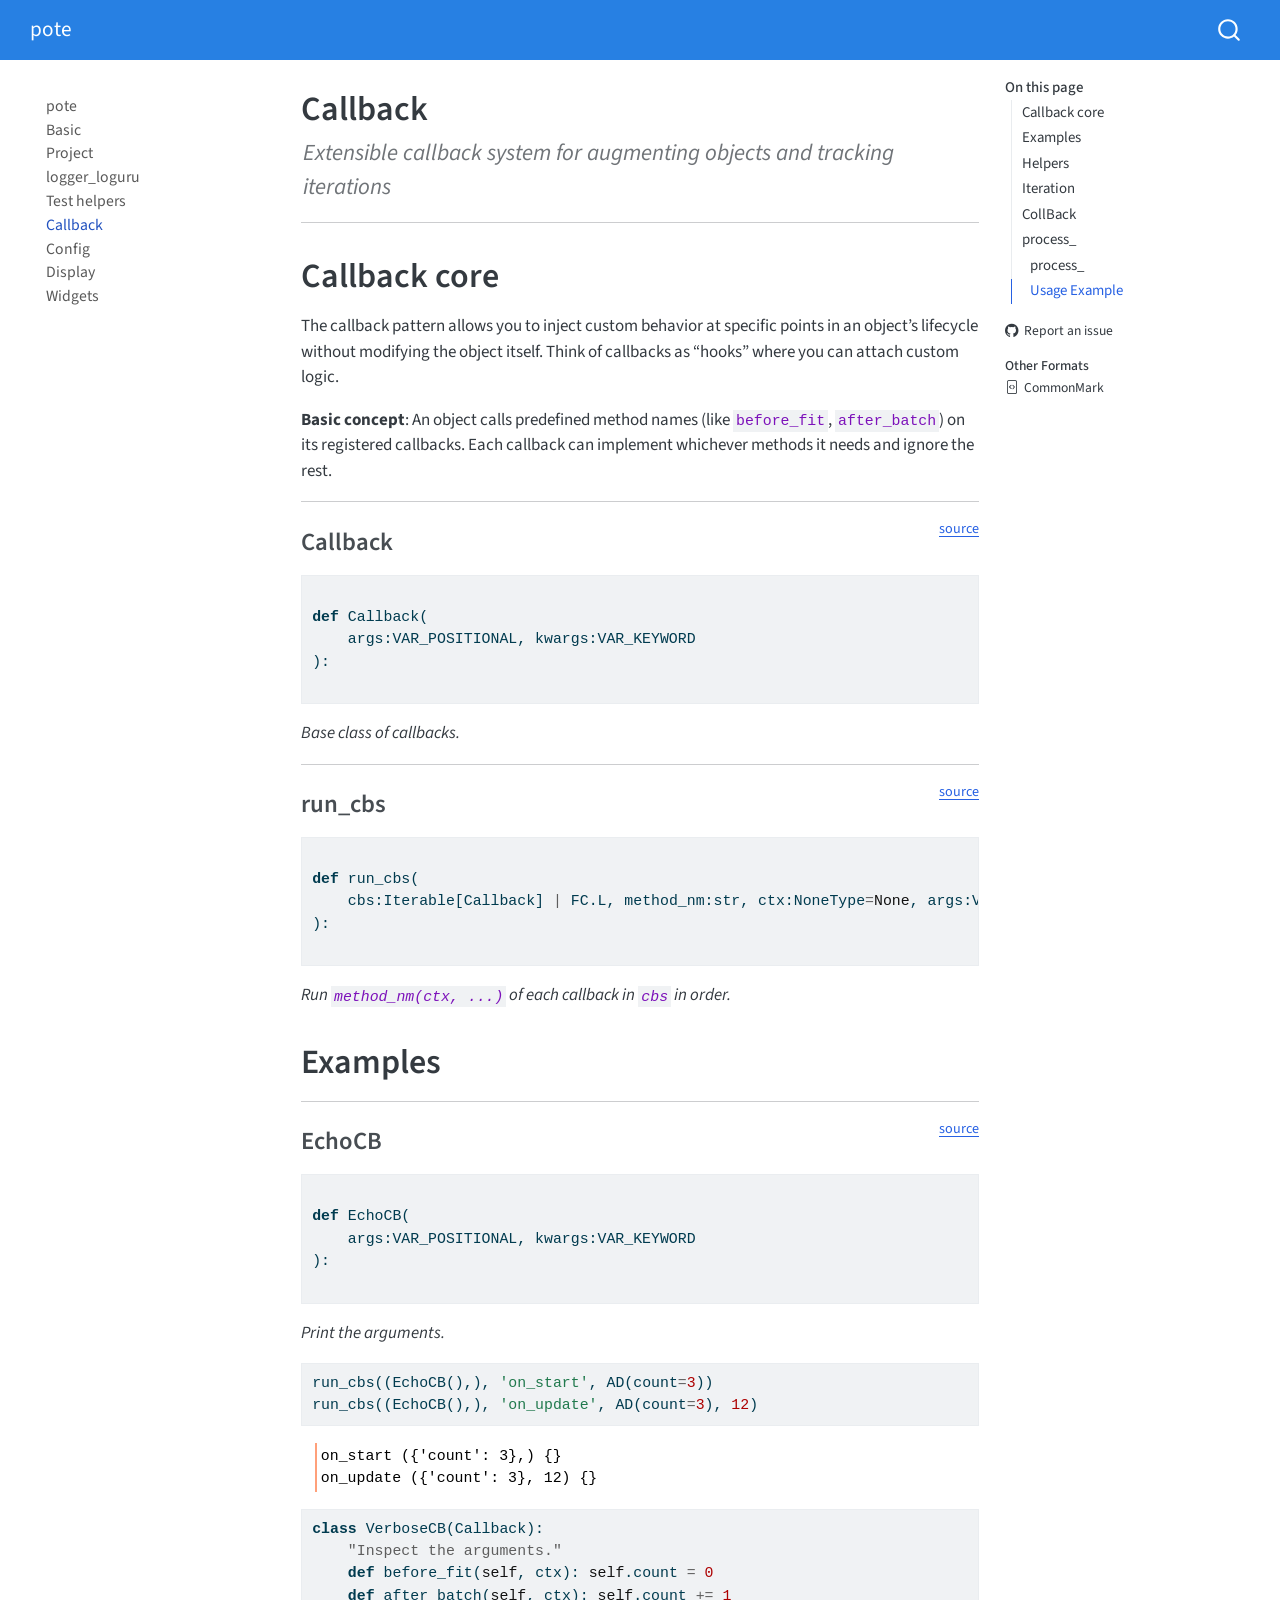
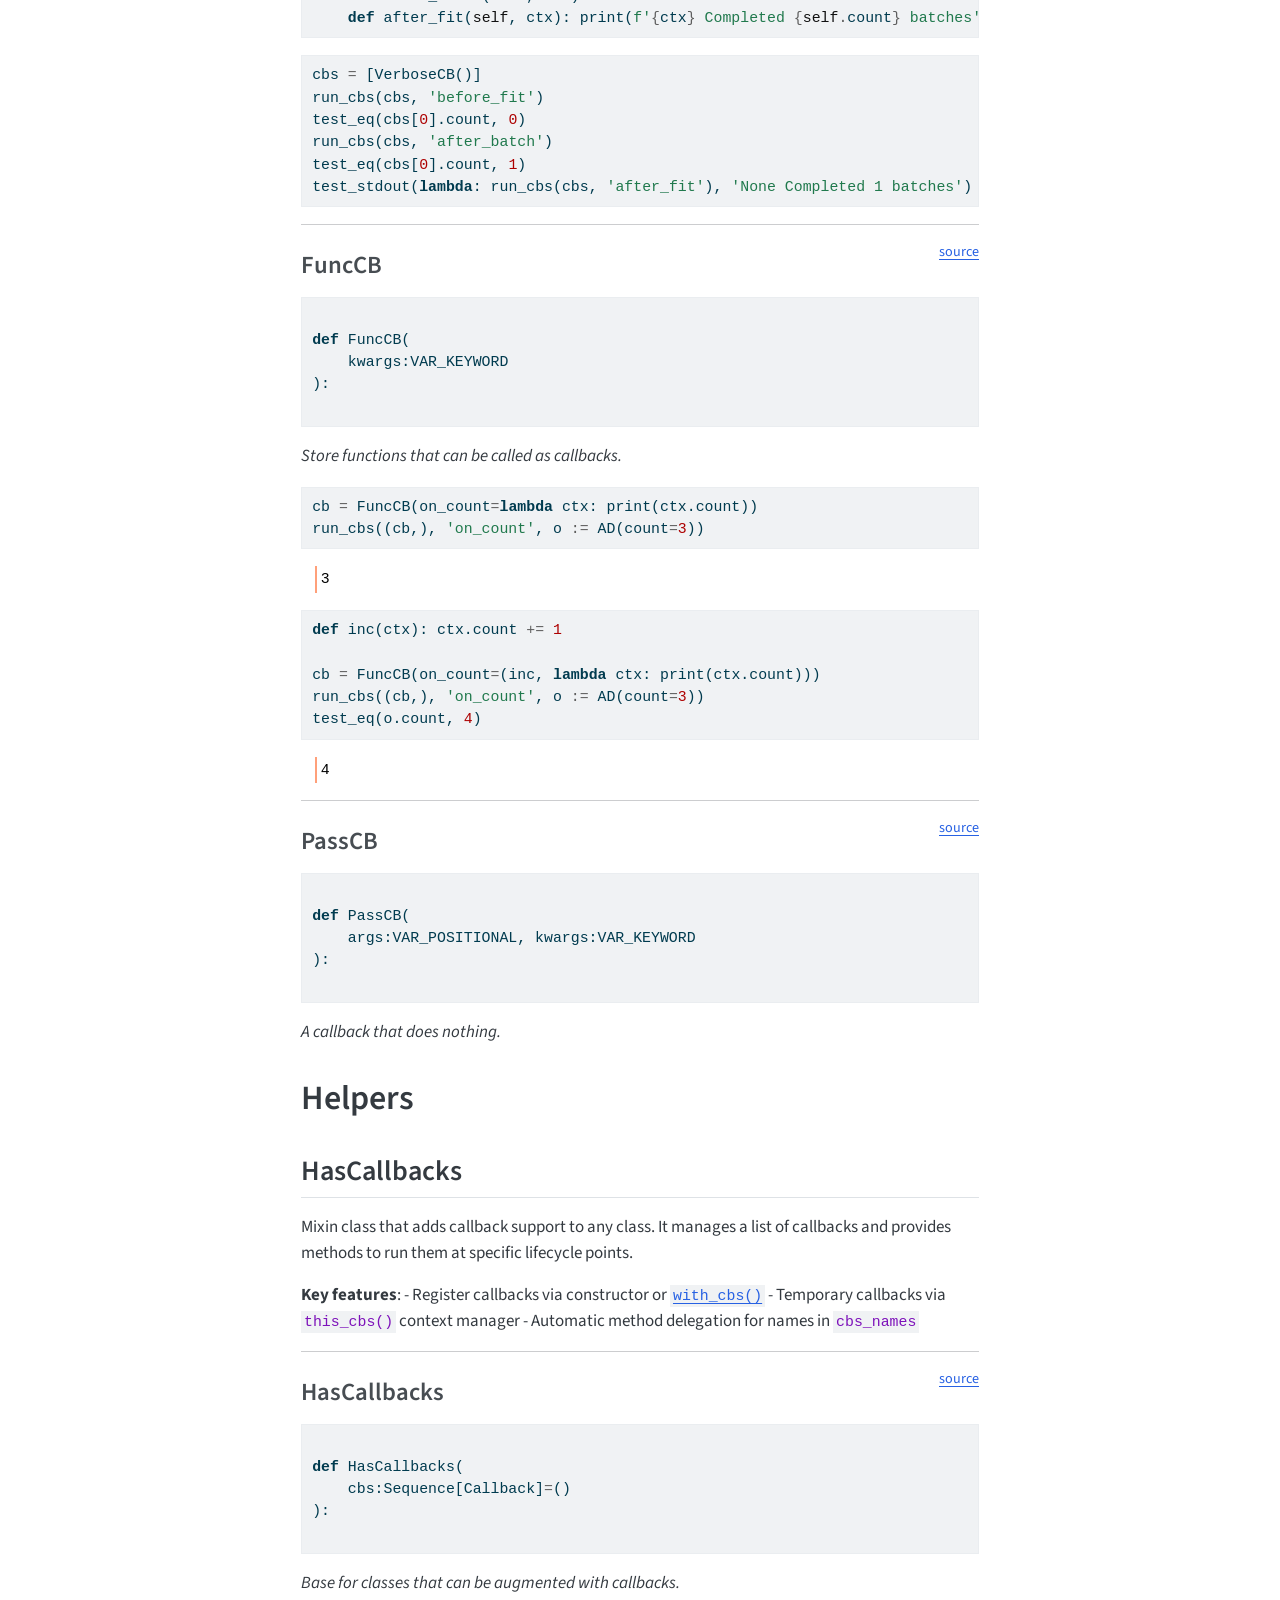
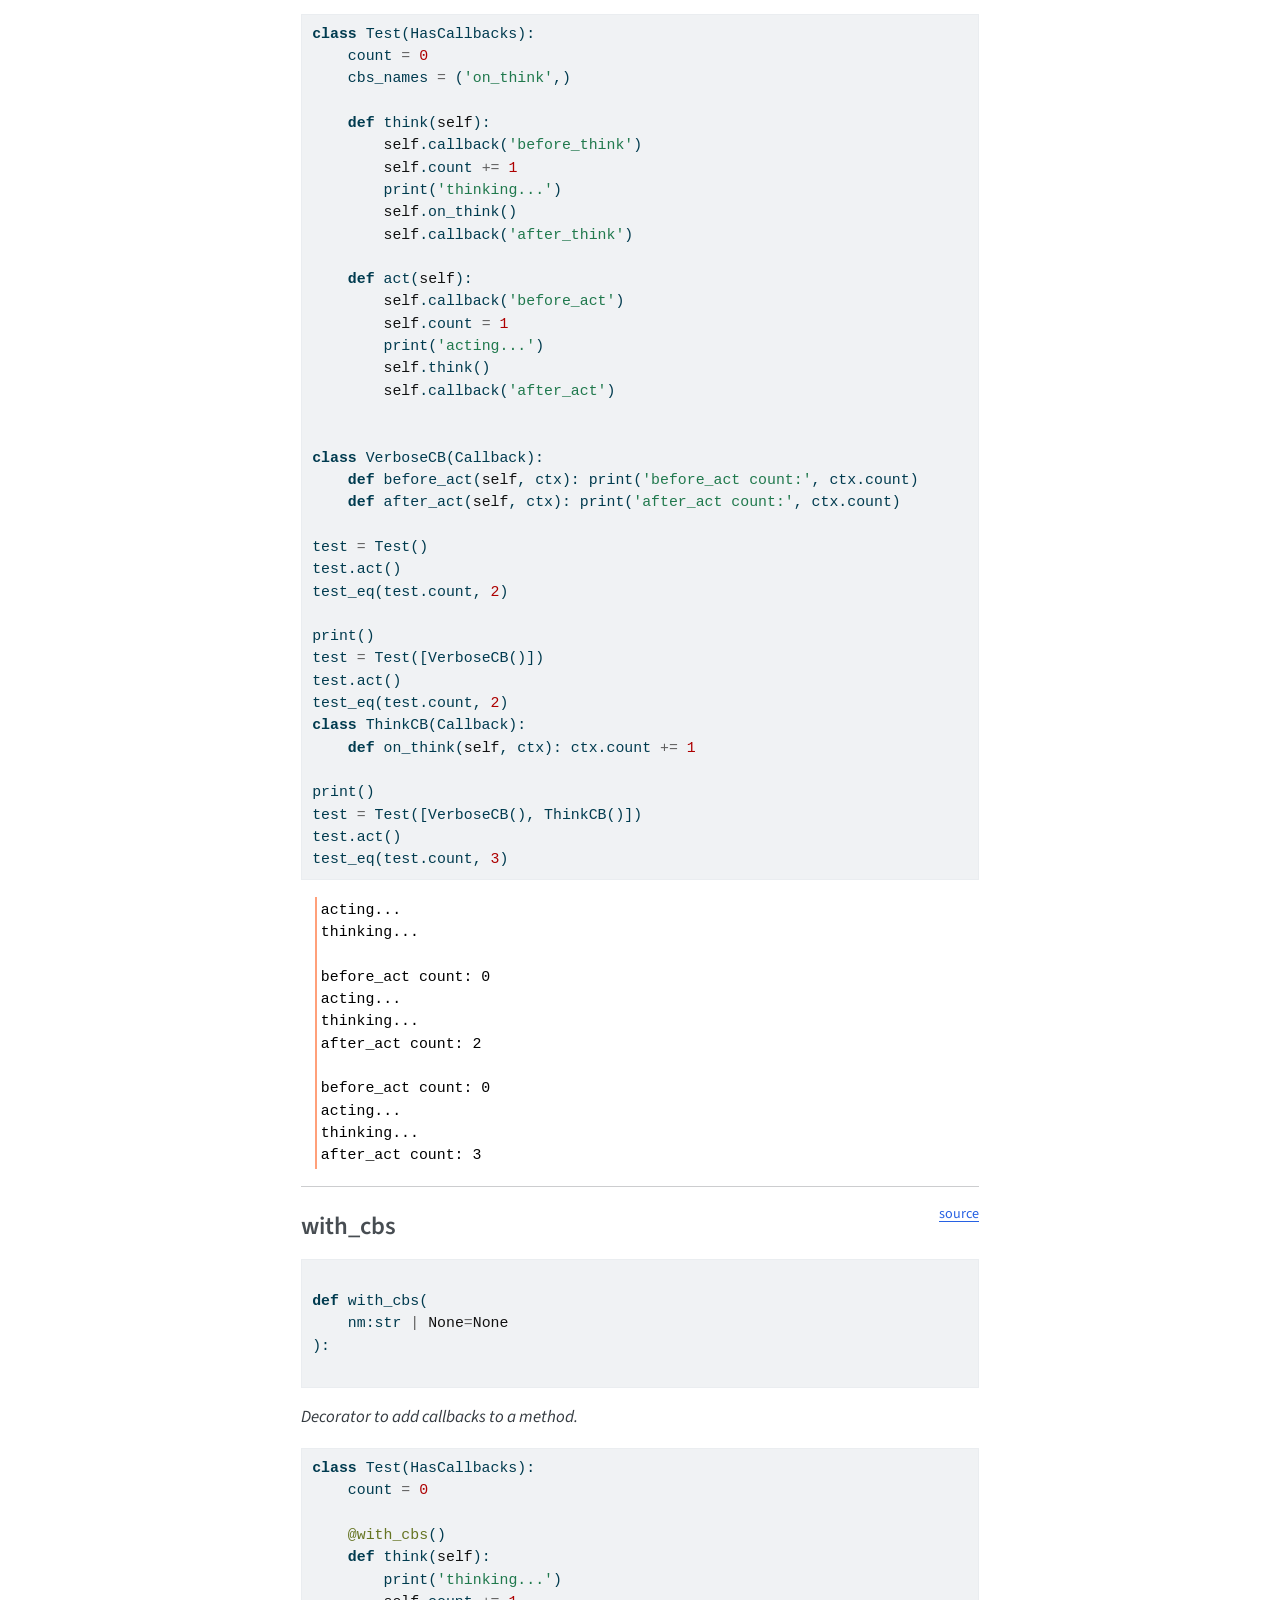
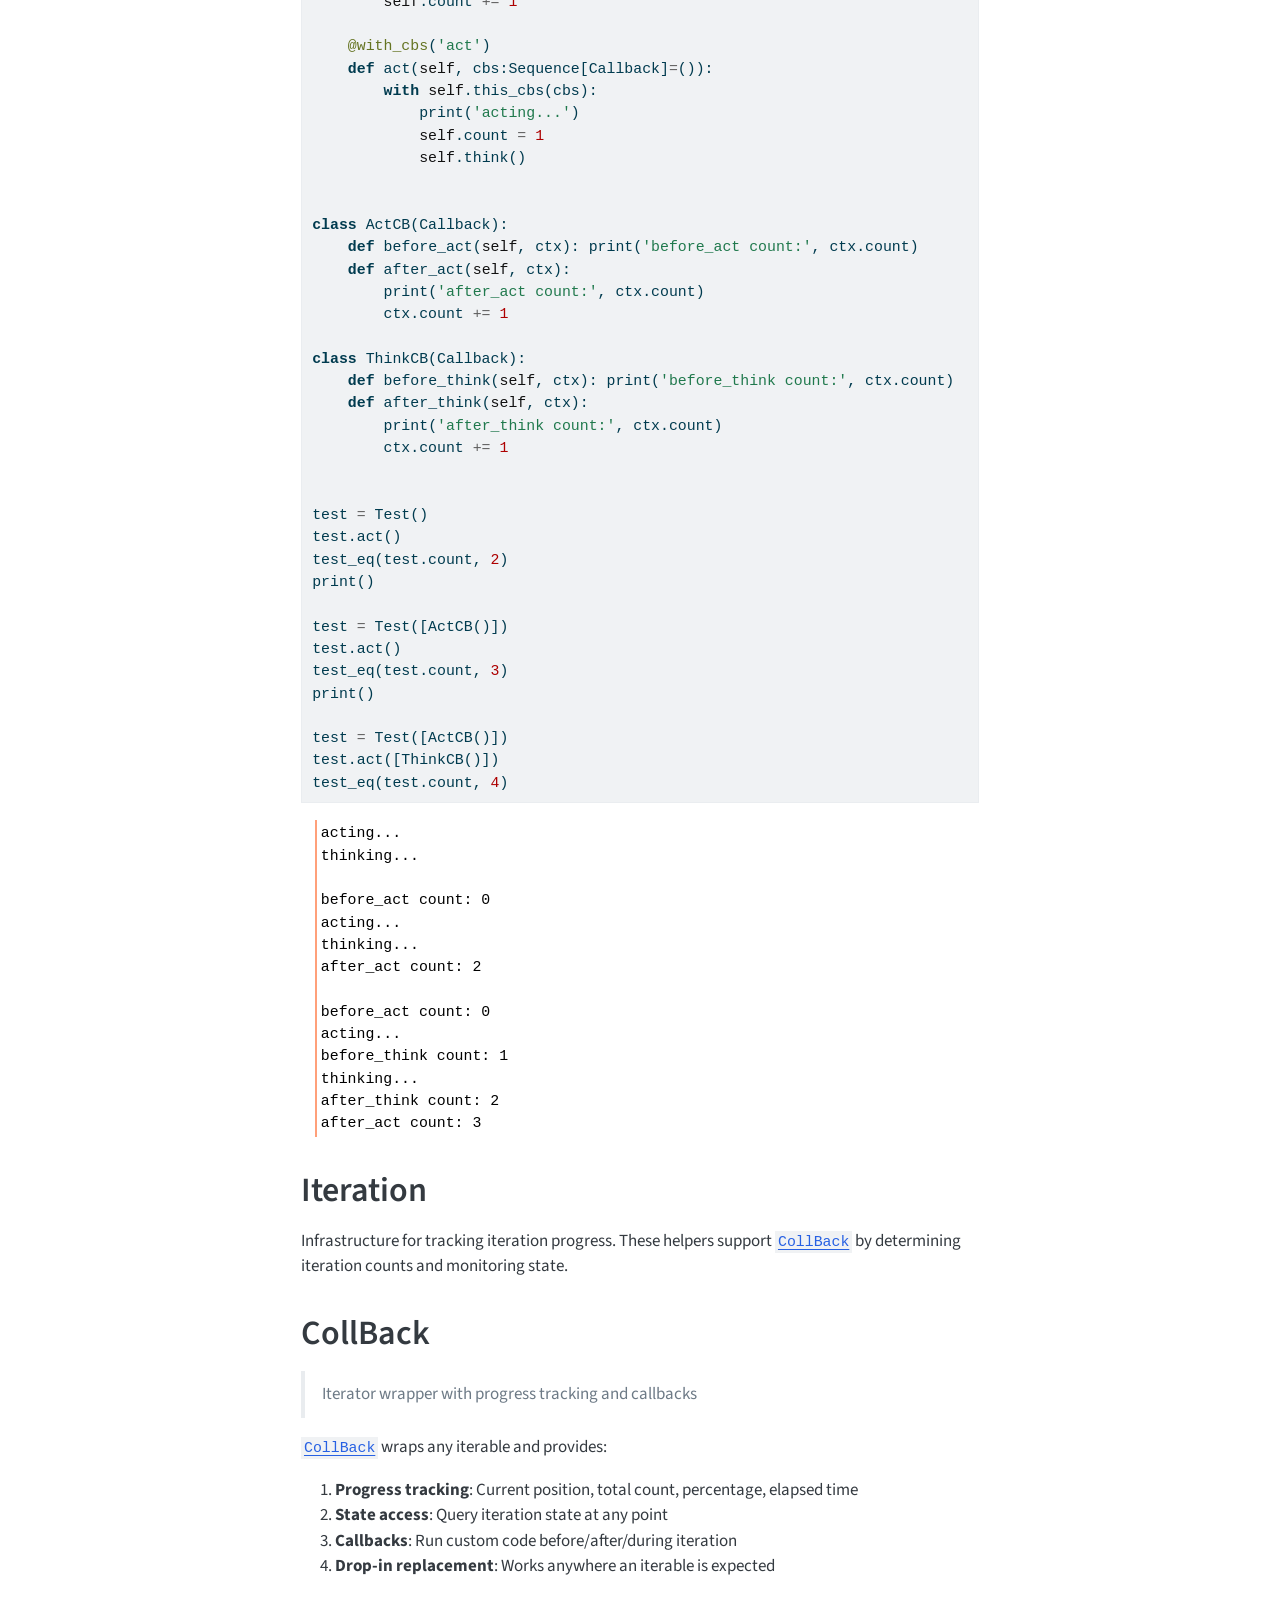
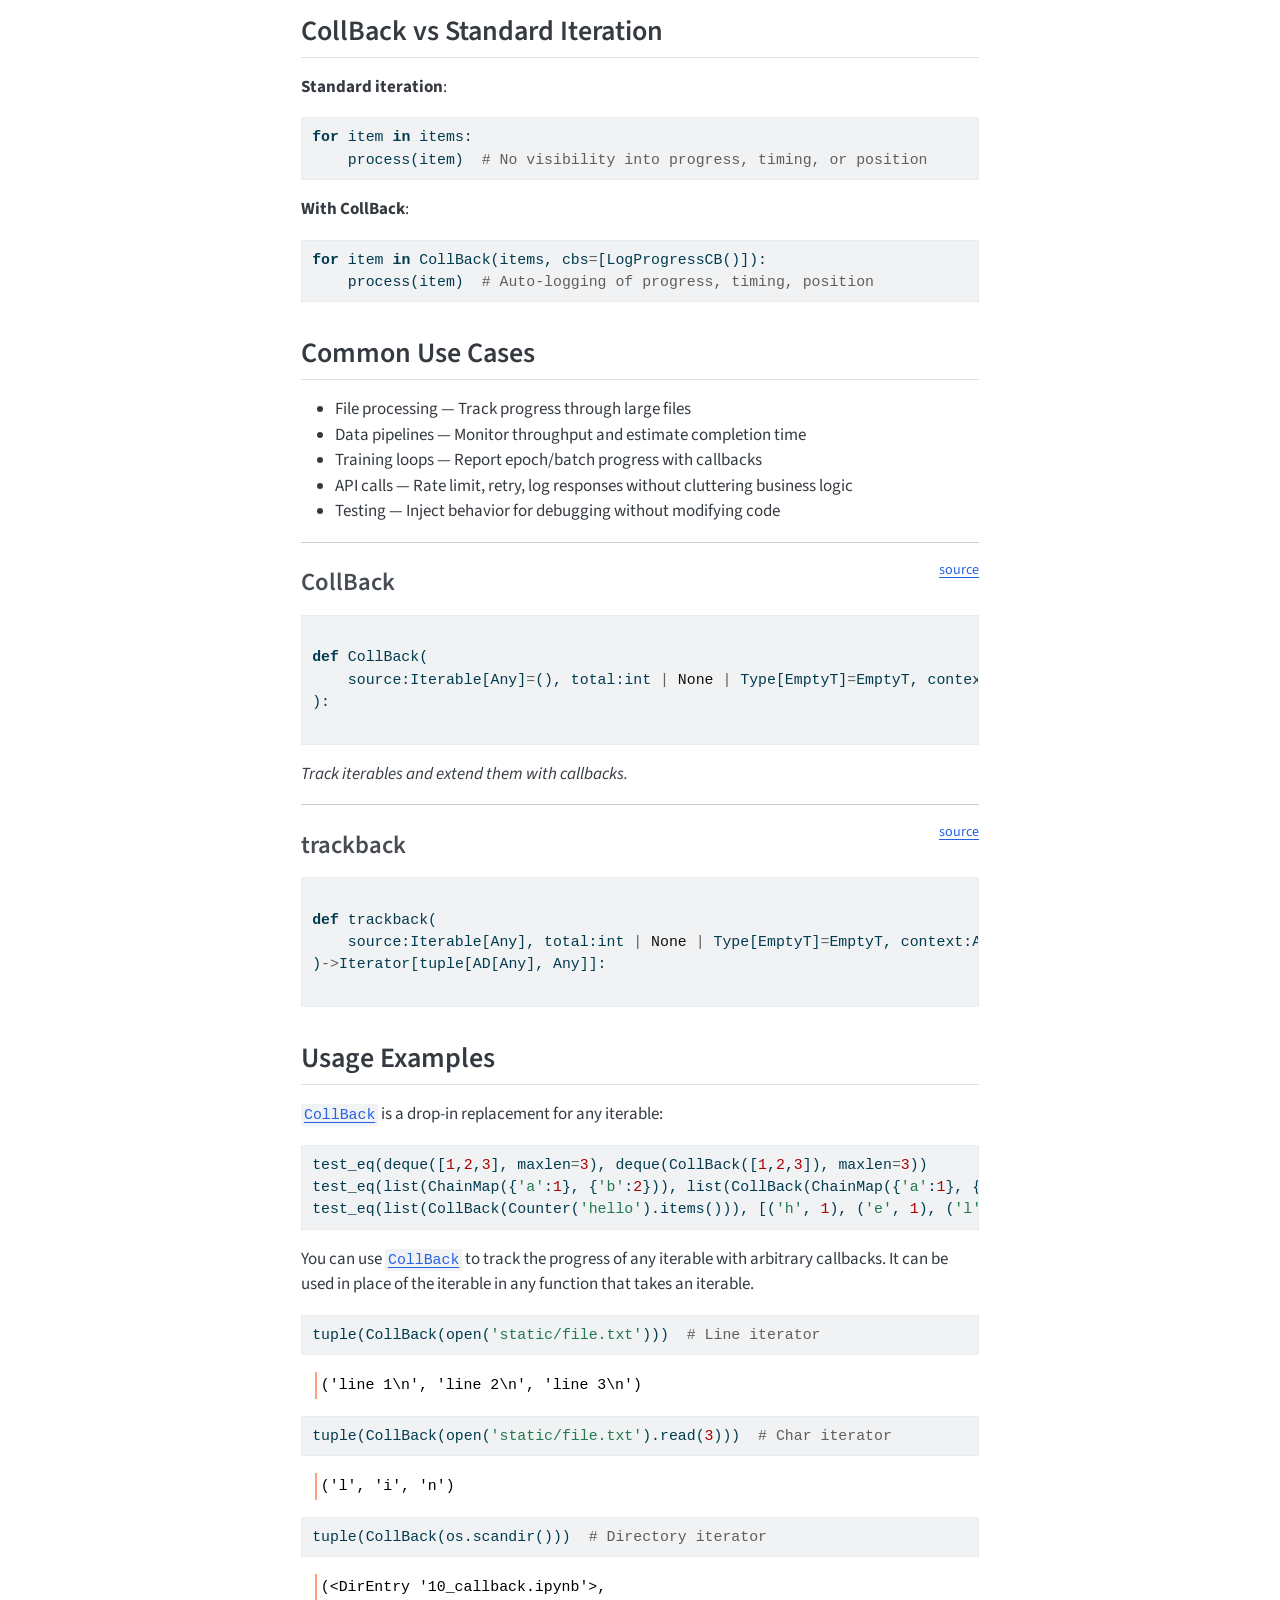
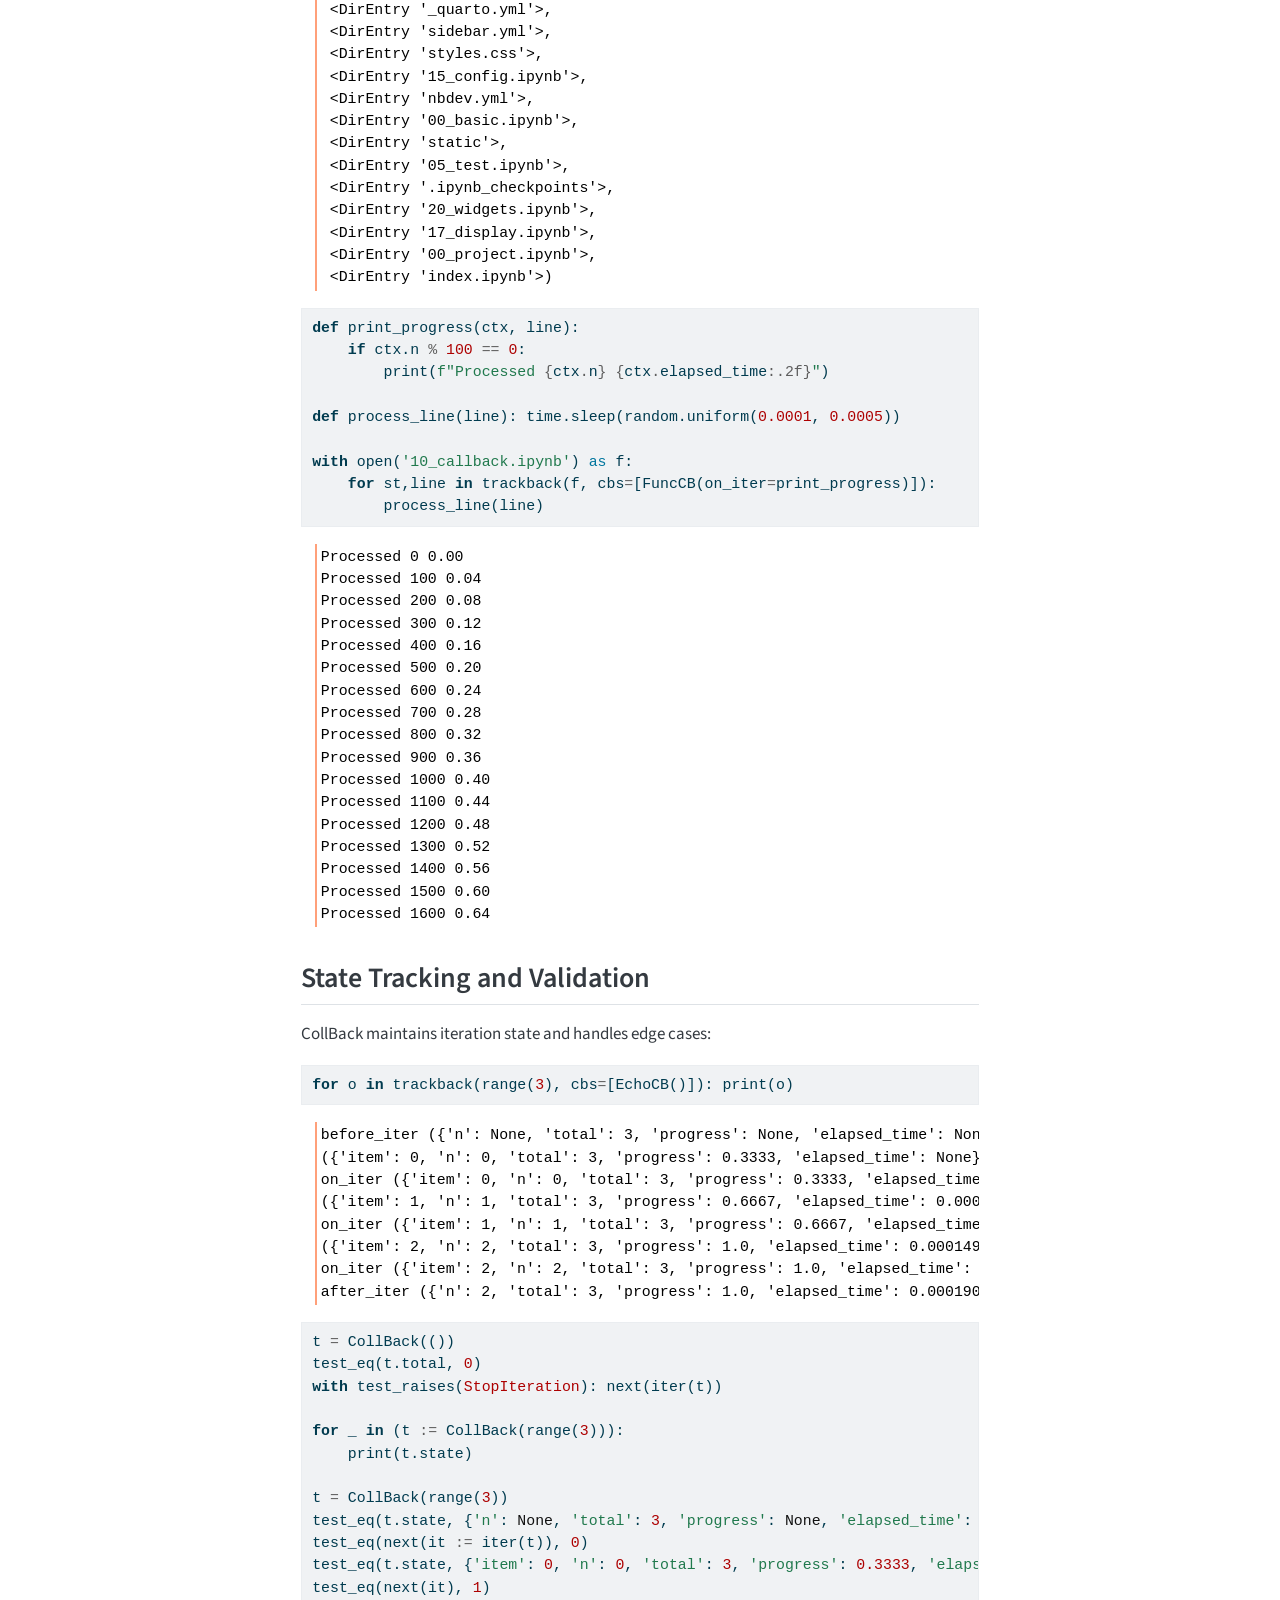
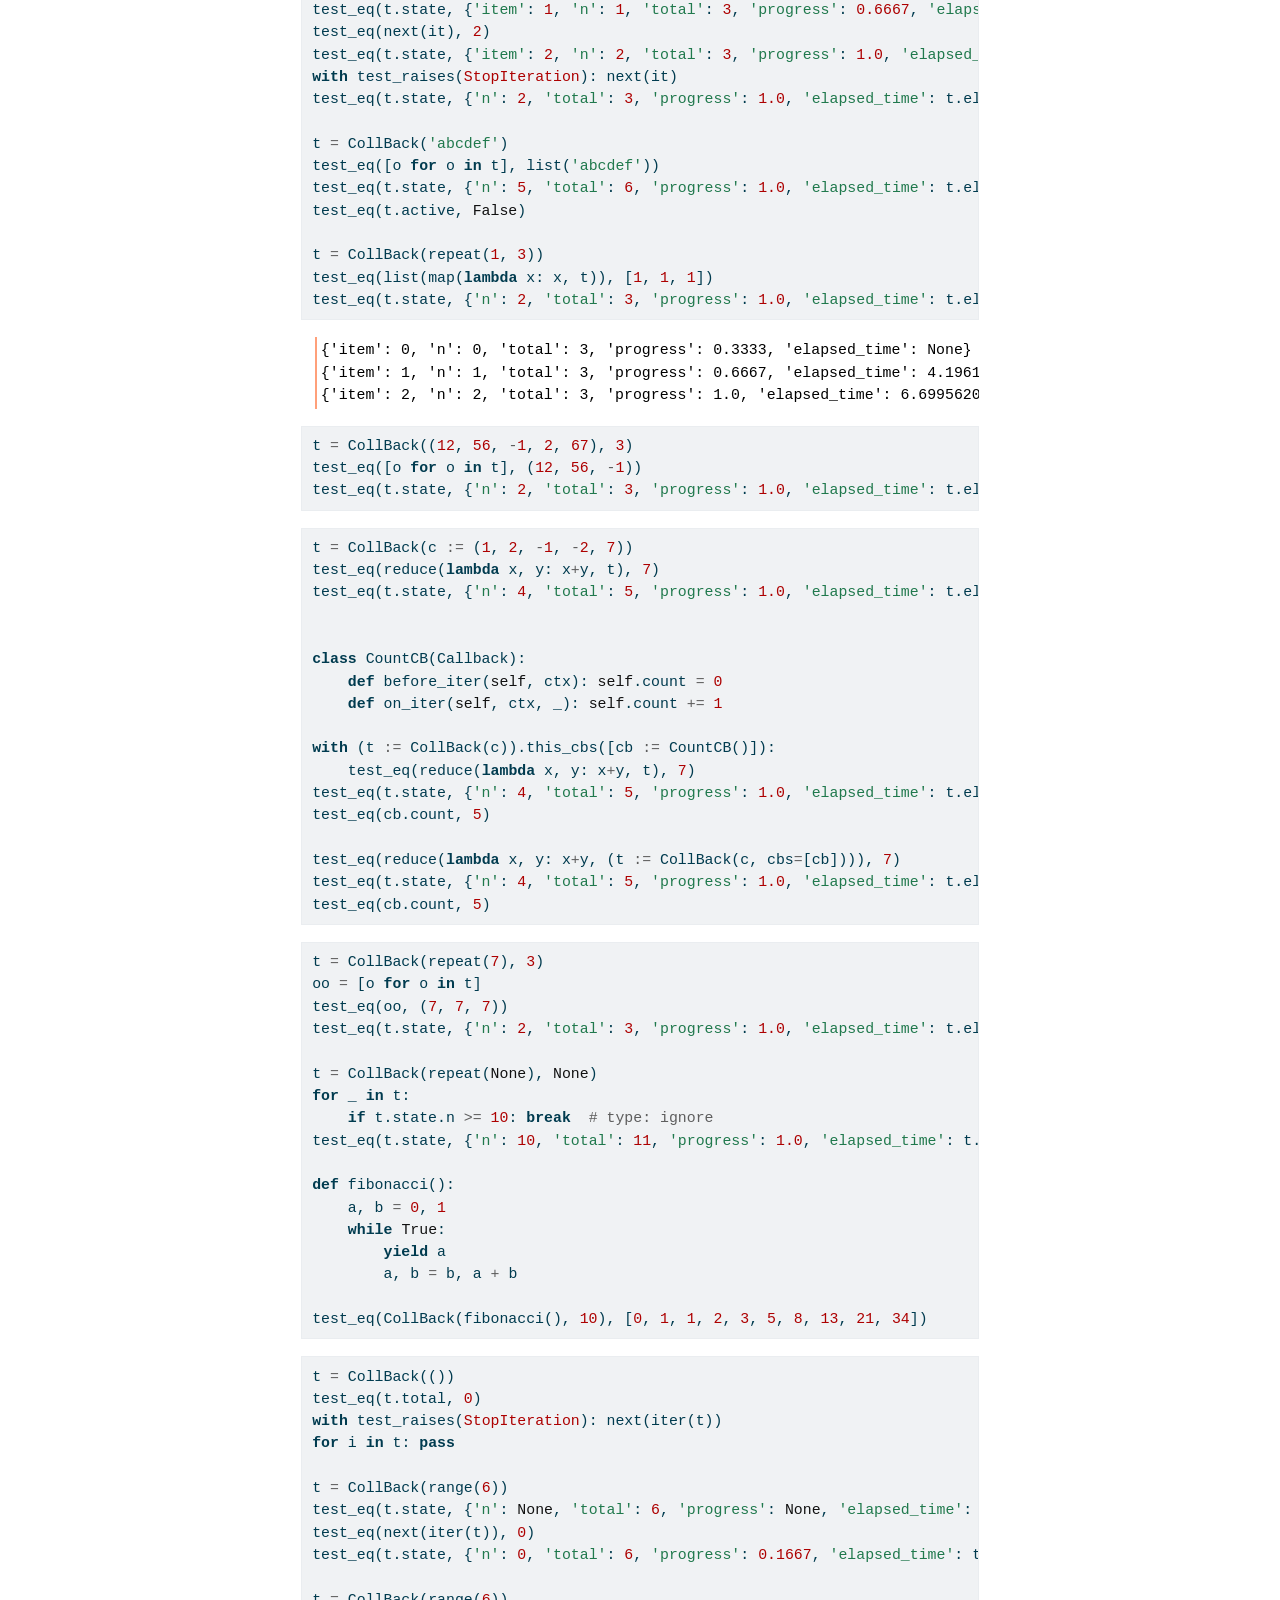
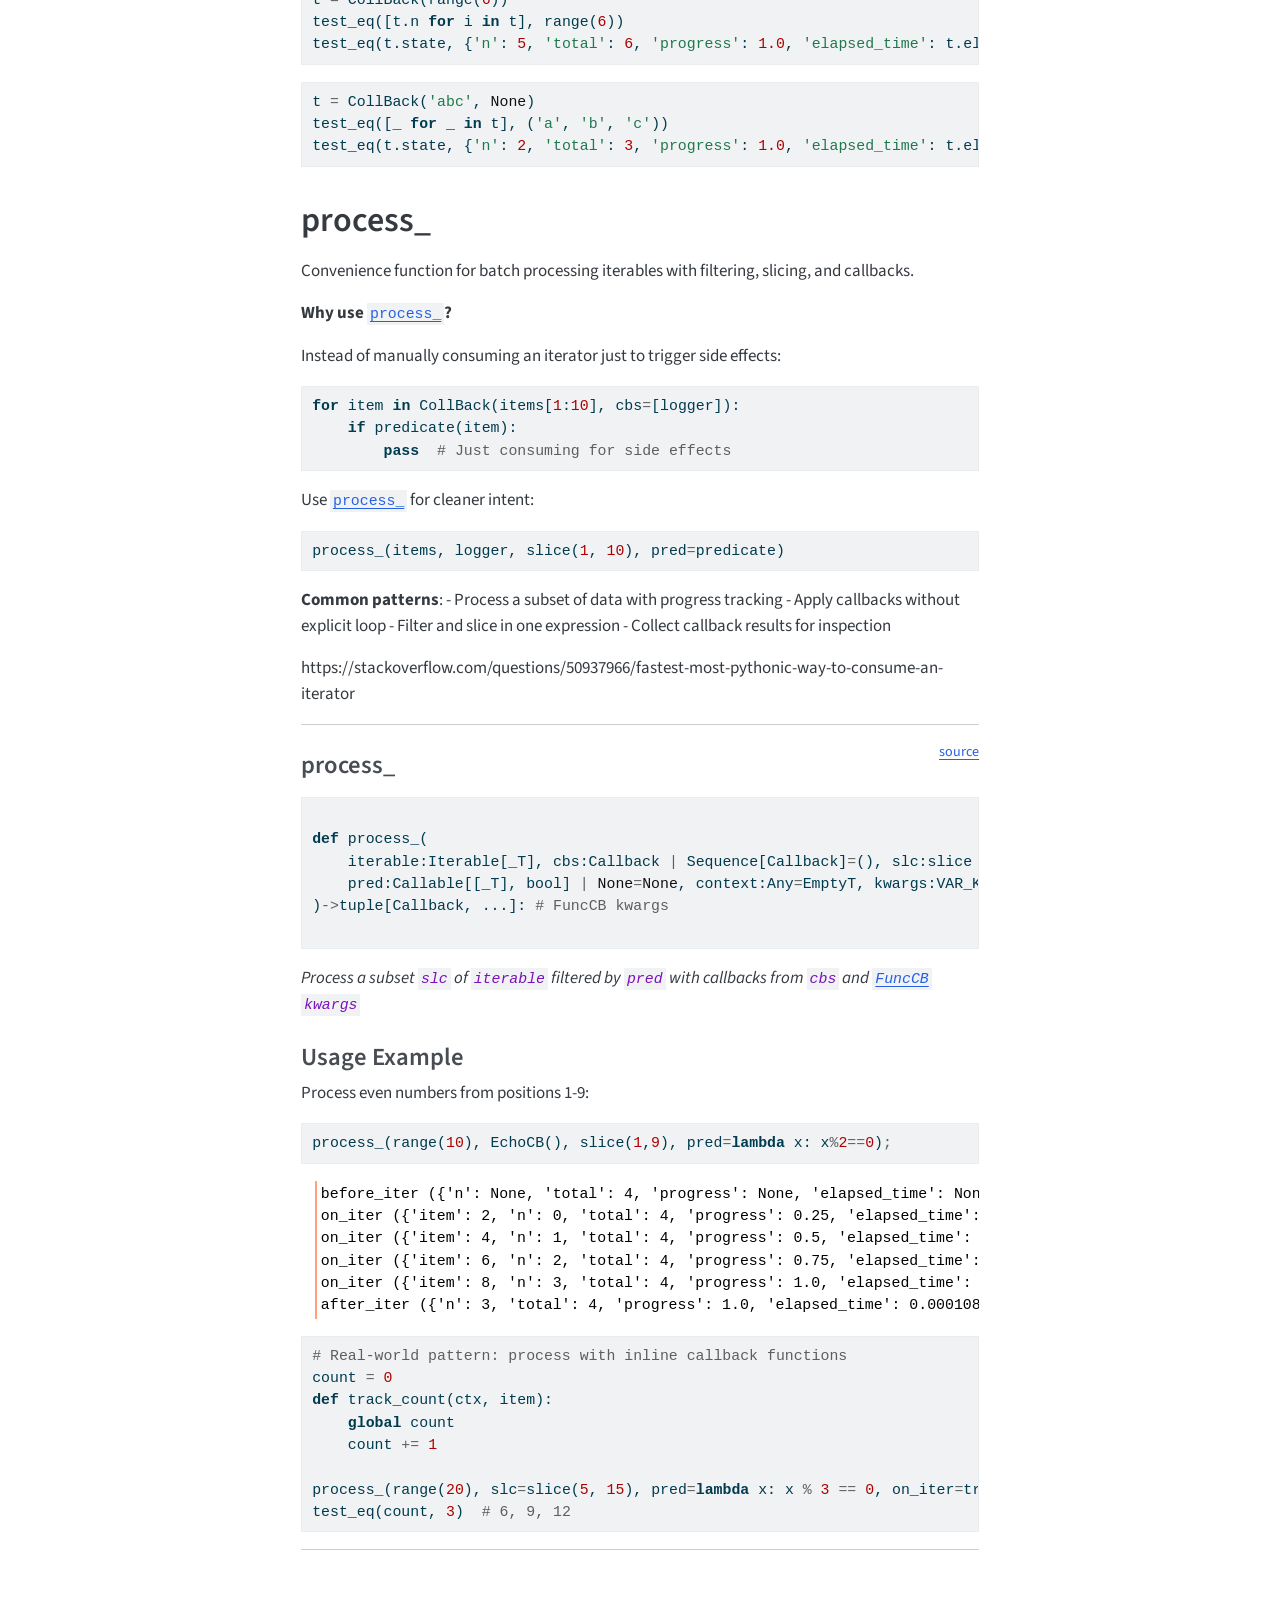
<file: callback.html>
<!DOCTYPE html>
<html xmlns="http://www.w3.org/1999/xhtml" lang="en" xml:lang="en"><head>

<meta charset="utf-8">
<meta name="generator" content="quarto-1.8.27">

<meta name="viewport" content="width=device-width, initial-scale=1.0, user-scalable=yes">

<meta name="description" content="Extensible callback system for augmenting objects and tracking iterations">

<title>Callback – pote</title>
<style>
code{white-space: pre-wrap;}
span.smallcaps{font-variant: small-caps;}
div.columns{display: flex; gap: min(4vw, 1.5em);}
div.column{flex: auto; overflow-x: auto;}
div.hanging-indent{margin-left: 1.5em; text-indent: -1.5em;}
ul.task-list{list-style: none;}
ul.task-list li input[type="checkbox"] {
  width: 0.8em;
  margin: 0 0.8em 0.2em -1em; /* quarto-specific, see https://github.com/quarto-dev/quarto-cli/issues/4556 */ 
  vertical-align: middle;
}
/* CSS for syntax highlighting */
html { -webkit-text-size-adjust: 100%; }
pre > code.sourceCode { white-space: pre; position: relative; }
pre > code.sourceCode > span { display: inline-block; line-height: 1.25; }
pre > code.sourceCode > span:empty { height: 1.2em; }
.sourceCode { overflow: visible; }
code.sourceCode > span { color: inherit; text-decoration: inherit; }
div.sourceCode { margin: 1em 0; }
pre.sourceCode { margin: 0; }
@media screen {
div.sourceCode { overflow: auto; }
}
@media print {
pre > code.sourceCode { white-space: pre-wrap; }
pre > code.sourceCode > span { text-indent: -5em; padding-left: 5em; }
}
pre.numberSource code
  { counter-reset: source-line 0; }
pre.numberSource code > span
  { position: relative; left: -4em; counter-increment: source-line; }
pre.numberSource code > span > a:first-child::before
  { content: counter(source-line);
    position: relative; left: -1em; text-align: right; vertical-align: baseline;
    border: none; display: inline-block;
    -webkit-touch-callout: none; -webkit-user-select: none;
    -khtml-user-select: none; -moz-user-select: none;
    -ms-user-select: none; user-select: none;
    padding: 0 4px; width: 4em;
  }
pre.numberSource { margin-left: 3em;  padding-left: 4px; }
div.sourceCode
  {   }
@media screen {
pre > code.sourceCode > span > a:first-child::before { text-decoration: underline; }
}
</style>


<script src="site_libs/quarto-nav/quarto-nav.js"></script>
<script src="site_libs/quarto-nav/headroom.min.js"></script>
<script src="site_libs/clipboard/clipboard.min.js"></script>
<script src="site_libs/quarto-search/autocomplete.umd.js"></script>
<script src="site_libs/quarto-search/fuse.min.js"></script>
<script src="site_libs/quarto-search/quarto-search.js"></script>
<meta name="quarto:offset" content="./">
<script src="site_libs/quarto-html/quarto.js" type="module"></script>
<script src="site_libs/quarto-html/tabsets/tabsets.js" type="module"></script>
<script src="site_libs/quarto-html/axe/axe-check.js" type="module"></script>
<script src="site_libs/quarto-html/popper.min.js"></script>
<script src="site_libs/quarto-html/tippy.umd.min.js"></script>
<script src="site_libs/quarto-html/anchor.min.js"></script>
<link href="site_libs/quarto-html/tippy.css" rel="stylesheet">
<link href="site_libs/quarto-html/quarto-syntax-highlighting-ed96de9b727972fe78a7b5d16c58bf87.css" rel="stylesheet" id="quarto-text-highlighting-styles">
<script src="site_libs/bootstrap/bootstrap.min.js"></script>
<link href="site_libs/bootstrap/bootstrap-icons.css" rel="stylesheet">
<link href="site_libs/bootstrap/bootstrap-baedc78cbf92349237790bf011c153e8.min.css" rel="stylesheet" append-hash="true" id="quarto-bootstrap" data-mode="light">
<script id="quarto-search-options" type="application/json">{
  "location": "navbar",
  "copy-button": false,
  "collapse-after": 3,
  "panel-placement": "end",
  "type": "overlay",
  "limit": 50,
  "keyboard-shortcut": [
    "f",
    "/",
    "s"
  ],
  "show-item-context": false,
  "language": {
    "search-no-results-text": "No results",
    "search-matching-documents-text": "matching documents",
    "search-copy-link-title": "Copy link to search",
    "search-hide-matches-text": "Hide additional matches",
    "search-more-match-text": "more match in this document",
    "search-more-matches-text": "more matches in this document",
    "search-clear-button-title": "Clear",
    "search-text-placeholder": "",
    "search-detached-cancel-button-title": "Cancel",
    "search-submit-button-title": "Submit",
    "search-label": "Search"
  }
}</script>


<link rel="stylesheet" href="styles.css">
<meta property="og:title" content="Callback – pote">
<meta property="og:description" content="Extensible callback system for augmenting objects and tracking iterations">
<meta property="og:site_name" content="pote">
<meta name="twitter:title" content="Callback – pote">
<meta name="twitter:description" content="Extensible callback system for augmenting objects and tracking iterations">
<meta name="twitter:card" content="summary">
</head>

<body class="nav-sidebar floating nav-fixed quarto-light">

<div id="quarto-search-results"></div>
  <header id="quarto-header" class="headroom fixed-top">
    <nav class="navbar navbar-expand-lg " data-bs-theme="dark">
      <div class="navbar-container container-fluid">
      <div class="navbar-brand-container mx-auto">
    <a class="navbar-brand" href="./index.html">
    <span class="navbar-title">pote</span>
    </a>
  </div>
        <div class="quarto-navbar-tools tools-end">
</div>
          <div id="quarto-search" class="" title="Search"></div>
      </div> <!-- /container-fluid -->
    </nav>
  <nav class="quarto-secondary-nav">
    <div class="container-fluid d-flex">
      <button type="button" class="quarto-btn-toggle btn" data-bs-toggle="collapse" role="button" data-bs-target=".quarto-sidebar-collapse-item" aria-controls="quarto-sidebar" aria-expanded="false" aria-label="Toggle sidebar navigation" onclick="if (window.quartoToggleHeadroom) { window.quartoToggleHeadroom(); }">
        <i class="bi bi-layout-text-sidebar-reverse"></i>
      </button>
        <nav class="quarto-page-breadcrumbs" aria-label="breadcrumb"><ol class="breadcrumb"><li class="breadcrumb-item"><a href="./callback.html">Callback</a></li></ol></nav>
        <a class="flex-grow-1" role="navigation" data-bs-toggle="collapse" data-bs-target=".quarto-sidebar-collapse-item" aria-controls="quarto-sidebar" aria-expanded="false" aria-label="Toggle sidebar navigation" onclick="if (window.quartoToggleHeadroom) { window.quartoToggleHeadroom(); }">      
        </a>
    </div>
  </nav>
</header>
<!-- content -->
<div id="quarto-content" class="quarto-container page-columns page-rows-contents page-layout-article page-navbar">
<!-- sidebar -->
  <nav id="quarto-sidebar" class="sidebar collapse collapse-horizontal quarto-sidebar-collapse-item sidebar-navigation floating overflow-auto">
    <div class="sidebar-menu-container"> 
    <ul class="list-unstyled mt-1">
        <li class="sidebar-item">
  <div class="sidebar-item-container"> 
  <a href="./index.html" class="sidebar-item-text sidebar-link">
 <span class="menu-text">pote</span></a>
  </div>
</li>
        <li class="sidebar-item">
  <div class="sidebar-item-container"> 
  <a href="./basic.html" class="sidebar-item-text sidebar-link">
 <span class="menu-text">Basic</span></a>
  </div>
</li>
        <li class="sidebar-item">
  <div class="sidebar-item-container"> 
  <a href="./project.html" class="sidebar-item-text sidebar-link">
 <span class="menu-text">Project</span></a>
  </div>
</li>
        <li class="sidebar-item">
  <div class="sidebar-item-container"> 
  <a href="./logger_loguru.html" class="sidebar-item-text sidebar-link">
 <span class="menu-text">logger_loguru</span></a>
  </div>
</li>
        <li class="sidebar-item">
  <div class="sidebar-item-container"> 
  <a href="./test.html" class="sidebar-item-text sidebar-link">
 <span class="menu-text">Test helpers</span></a>
  </div>
</li>
        <li class="sidebar-item">
  <div class="sidebar-item-container"> 
  <a href="./callback.html" class="sidebar-item-text sidebar-link active">
 <span class="menu-text">Callback</span></a>
  </div>
</li>
        <li class="sidebar-item">
  <div class="sidebar-item-container"> 
  <a href="./config.html" class="sidebar-item-text sidebar-link">
 <span class="menu-text">Config</span></a>
  </div>
</li>
        <li class="sidebar-item">
  <div class="sidebar-item-container"> 
  <a href="./display.html" class="sidebar-item-text sidebar-link">
 <span class="menu-text">Display</span></a>
  </div>
</li>
        <li class="sidebar-item">
  <div class="sidebar-item-container"> 
  <a href="./widgets.html" class="sidebar-item-text sidebar-link">
 <span class="menu-text">Widgets</span></a>
  </div>
</li>
    </ul>
    </div>
</nav>
<div id="quarto-sidebar-glass" class="quarto-sidebar-collapse-item" data-bs-toggle="collapse" data-bs-target=".quarto-sidebar-collapse-item"></div>
<!-- margin-sidebar -->
    <div id="quarto-margin-sidebar" class="sidebar margin-sidebar">
        <nav id="TOC" role="doc-toc" class="toc-active">
    <h2 id="toc-title">On this page</h2>
   
  <ul>
  <li><a href="#callback-core" id="toc-callback-core" class="nav-link active" data-scroll-target="#callback-core">Callback core</a>
  <ul class="collapse">
  <li><a href="#callback" id="toc-callback" class="nav-link" data-scroll-target="#callback">Callback</a></li>
  <li><a href="#run_cbs" id="toc-run_cbs" class="nav-link" data-scroll-target="#run_cbs">run_cbs</a></li>
  </ul></li>
  <li><a href="#examples" id="toc-examples" class="nav-link" data-scroll-target="#examples">Examples</a>
  <ul class="collapse">
  <li><a href="#echocb" id="toc-echocb" class="nav-link" data-scroll-target="#echocb">EchoCB</a></li>
  <li><a href="#funccb" id="toc-funccb" class="nav-link" data-scroll-target="#funccb">FuncCB</a></li>
  <li><a href="#passcb" id="toc-passcb" class="nav-link" data-scroll-target="#passcb">PassCB</a></li>
  </ul></li>
  <li><a href="#helpers" id="toc-helpers" class="nav-link" data-scroll-target="#helpers">Helpers</a>
  <ul class="collapse">
  <li><a href="#hascallbacks" id="toc-hascallbacks" class="nav-link" data-scroll-target="#hascallbacks">HasCallbacks</a>
  <ul class="collapse">
  <li><a href="#hascallbacks-1" id="toc-hascallbacks-1" class="nav-link" data-scroll-target="#hascallbacks-1">HasCallbacks</a></li>
  <li><a href="#with_cbs" id="toc-with_cbs" class="nav-link" data-scroll-target="#with_cbs">with_cbs</a></li>
  </ul></li>
  </ul></li>
  <li><a href="#iteration" id="toc-iteration" class="nav-link" data-scroll-target="#iteration">Iteration</a></li>
  <li><a href="#collback" id="toc-collback" class="nav-link" data-scroll-target="#collback">CollBack</a>
  <ul class="collapse">
  <li><a href="#collback-vs-standard-iteration" id="toc-collback-vs-standard-iteration" class="nav-link" data-scroll-target="#collback-vs-standard-iteration">CollBack vs Standard Iteration</a></li>
  <li><a href="#common-use-cases" id="toc-common-use-cases" class="nav-link" data-scroll-target="#common-use-cases">Common Use Cases</a>
  <ul class="collapse">
  <li><a href="#collback-1" id="toc-collback-1" class="nav-link" data-scroll-target="#collback-1">CollBack</a></li>
  <li><a href="#trackback" id="toc-trackback" class="nav-link" data-scroll-target="#trackback">trackback</a></li>
  </ul></li>
  <li><a href="#usage-examples" id="toc-usage-examples" class="nav-link" data-scroll-target="#usage-examples">Usage Examples</a></li>
  <li><a href="#state-tracking-and-validation" id="toc-state-tracking-and-validation" class="nav-link" data-scroll-target="#state-tracking-and-validation">State Tracking and Validation</a></li>
  </ul></li>
  <li><a href="#process_" id="toc-process_" class="nav-link" data-scroll-target="#process_">process_</a>
  <ul class="collapse">
  <li><a href="#process_-1" id="toc-process_-1" class="nav-link" data-scroll-target="#process_-1">process_</a></li>
  <li><a href="#usage-example" id="toc-usage-example" class="nav-link" data-scroll-target="#usage-example">Usage Example</a></li>
  </ul></li>
  </ul>
<div class="toc-actions"><ul><li><a href="https://github.com/civvic/pote/issues/new" class="toc-action"><i class="bi bi-github"></i>Report an issue</a></li></ul></div><div class="quarto-alternate-formats"><h2>Other Formats</h2><ul><li><a href="callback.html.md"><i class="bi bi-file-code"></i>CommonMark</a></li></ul></div></nav>
    </div>
<!-- main -->
<main class="content" id="quarto-document-content">

<header id="title-block-header" class="quarto-title-block default">
<div class="quarto-title">
<h1 class="title">Callback</h1>
</div>

<div>
  <div class="description">
    Extensible callback system for augmenting objects and tracking iterations
  </div>
</div>


<div class="quarto-title-meta">

    
  
    
  </div>
  


</header>


<!-- WARNING: THIS FILE WAS AUTOGENERATED! DO NOT EDIT! -->
<!-- # Prologue -->
<hr>
<section id="callback-core" class="level1">
<h1>Callback core</h1>
<p>The callback pattern allows you to inject custom behavior at specific points in an object’s lifecycle without modifying the object itself. Think of callbacks as “hooks” where you can attach custom logic.</p>
<p><strong>Basic concept</strong>: An object calls predefined method names (like <code>before_fit</code>, <code>after_batch</code>) on its registered callbacks. Each callback can implement whichever methods it needs and ignore the rest.</p>
<hr>
<p><a href="https://github.com/civvic/pote/blob/main/pote/callback.py#L39" target="_blank" style="float:right; font-size:smaller">source</a></p>
<section id="callback" class="level3">
<h3 class="anchored" data-anchor-id="callback">Callback</h3>
<div class="code-copy-outer-scaffold"><div class="sourceCode" id="cb1"><pre class="sourceCode python code-with-copy"><code class="sourceCode python"><span id="cb1-1"><a href="#cb1-1" aria-hidden="true" tabindex="-1"></a></span>
<span id="cb1-2"><a href="#cb1-2" aria-hidden="true" tabindex="-1"></a><span class="kw">def</span> Callback(</span>
<span id="cb1-3"><a href="#cb1-3" aria-hidden="true" tabindex="-1"></a>    args:VAR_POSITIONAL, kwargs:VAR_KEYWORD</span>
<span id="cb1-4"><a href="#cb1-4" aria-hidden="true" tabindex="-1"></a>):</span>
<span id="cb1-5"><a href="#cb1-5" aria-hidden="true" tabindex="-1"></a></span></code></pre></div><button title="Copy to Clipboard" class="code-copy-button"><i class="bi"></i></button></div>
<p><em>Base class of callbacks.</em></p>
<hr>
<p><a href="https://github.com/civvic/pote/blob/main/pote/callback.py#L45" target="_blank" style="float:right; font-size:smaller">source</a></p>
</section>
<section id="run_cbs" class="level3">
<h3 class="anchored" data-anchor-id="run_cbs">run_cbs</h3>
<div class="code-copy-outer-scaffold"><div class="sourceCode" id="cb2"><pre class="sourceCode python code-with-copy"><code class="sourceCode python"><span id="cb2-1"><a href="#cb2-1" aria-hidden="true" tabindex="-1"></a></span>
<span id="cb2-2"><a href="#cb2-2" aria-hidden="true" tabindex="-1"></a><span class="kw">def</span> run_cbs(</span>
<span id="cb2-3"><a href="#cb2-3" aria-hidden="true" tabindex="-1"></a>    cbs:Iterable[Callback] <span class="op">|</span> FC.L, method_nm:<span class="bu">str</span>, ctx:NoneType<span class="op">=</span><span class="va">None</span>, args:VAR_POSITIONAL, kwargs:VAR_KEYWORD</span>
<span id="cb2-4"><a href="#cb2-4" aria-hidden="true" tabindex="-1"></a>):</span>
<span id="cb2-5"><a href="#cb2-5" aria-hidden="true" tabindex="-1"></a></span></code></pre></div><button title="Copy to Clipboard" class="code-copy-button"><i class="bi"></i></button></div>
<p><em>Run <code>method_nm(ctx, ...)</code> of each callback in <code>cbs</code> in order.</em></p>
</section>
</section>
<section id="examples" class="level1">
<h1>Examples</h1>
<hr>
<p><a href="https://github.com/civvic/pote/blob/main/pote/callback.py#L53" target="_blank" style="float:right; font-size:smaller">source</a></p>
<section id="echocb" class="level3">
<h3 class="anchored" data-anchor-id="echocb">EchoCB</h3>
<div class="code-copy-outer-scaffold"><div class="sourceCode" id="cb3"><pre class="sourceCode python code-with-copy"><code class="sourceCode python"><span id="cb3-1"><a href="#cb3-1" aria-hidden="true" tabindex="-1"></a></span>
<span id="cb3-2"><a href="#cb3-2" aria-hidden="true" tabindex="-1"></a><span class="kw">def</span> EchoCB(</span>
<span id="cb3-3"><a href="#cb3-3" aria-hidden="true" tabindex="-1"></a>    args:VAR_POSITIONAL, kwargs:VAR_KEYWORD</span>
<span id="cb3-4"><a href="#cb3-4" aria-hidden="true" tabindex="-1"></a>):</span>
<span id="cb3-5"><a href="#cb3-5" aria-hidden="true" tabindex="-1"></a></span></code></pre></div><button title="Copy to Clipboard" class="code-copy-button"><i class="bi"></i></button></div>
<p><em>Print the arguments.</em></p>
<div id="75d6d935" class="cell">
<div class="code-copy-outer-scaffold"><div class="sourceCode cell-code" id="cb4"><pre class="sourceCode python code-with-copy"><code class="sourceCode python"><span id="cb4-1"><a href="#cb4-1" aria-hidden="true" tabindex="-1"></a>run_cbs((EchoCB(),), <span class="st">'on_start'</span>, AD(count<span class="op">=</span><span class="dv">3</span>))</span>
<span id="cb4-2"><a href="#cb4-2" aria-hidden="true" tabindex="-1"></a>run_cbs((EchoCB(),), <span class="st">'on_update'</span>, AD(count<span class="op">=</span><span class="dv">3</span>), <span class="dv">12</span>)</span></code></pre></div><button title="Copy to Clipboard" class="code-copy-button"><i class="bi"></i></button></div>
<div class="cell-output cell-output-stdout">
<pre><code>on_start ({'count': 3},) {}
on_update ({'count': 3}, 12) {}</code></pre>
</div>
</div>
<div id="1a990ae5" class="cell">
<div class="code-copy-outer-scaffold"><div class="sourceCode cell-code" id="cb6"><pre class="sourceCode python code-with-copy"><code class="sourceCode python"><span id="cb6-1"><a href="#cb6-1" aria-hidden="true" tabindex="-1"></a><span class="kw">class</span> VerboseCB(Callback):</span>
<span id="cb6-2"><a href="#cb6-2" aria-hidden="true" tabindex="-1"></a>    <span class="co">"Inspect the arguments."</span></span>
<span id="cb6-3"><a href="#cb6-3" aria-hidden="true" tabindex="-1"></a>    <span class="kw">def</span> before_fit(<span class="va">self</span>, ctx): <span class="va">self</span>.count <span class="op">=</span> <span class="dv">0</span></span>
<span id="cb6-4"><a href="#cb6-4" aria-hidden="true" tabindex="-1"></a>    <span class="kw">def</span> after_batch(<span class="va">self</span>, ctx): <span class="va">self</span>.count <span class="op">+=</span> <span class="dv">1</span></span>
<span id="cb6-5"><a href="#cb6-5" aria-hidden="true" tabindex="-1"></a>    <span class="kw">def</span> after_fit(<span class="va">self</span>, ctx): <span class="bu">print</span>(<span class="ss">f'</span><span class="sc">{</span>ctx<span class="sc">}</span><span class="ss"> Completed </span><span class="sc">{</span><span class="va">self</span><span class="sc">.</span>count<span class="sc">}</span><span class="ss"> batches'</span>)</span></code></pre></div><button title="Copy to Clipboard" class="code-copy-button"><i class="bi"></i></button></div>
</div>
<div id="0033759c" class="cell">
<div class="code-copy-outer-scaffold"><div class="sourceCode cell-code" id="cb7"><pre class="sourceCode python code-with-copy"><code class="sourceCode python"><span id="cb7-1"><a href="#cb7-1" aria-hidden="true" tabindex="-1"></a>cbs <span class="op">=</span> [VerboseCB()]</span>
<span id="cb7-2"><a href="#cb7-2" aria-hidden="true" tabindex="-1"></a>run_cbs(cbs, <span class="st">'before_fit'</span>)</span>
<span id="cb7-3"><a href="#cb7-3" aria-hidden="true" tabindex="-1"></a>test_eq(cbs[<span class="dv">0</span>].count, <span class="dv">0</span>)</span>
<span id="cb7-4"><a href="#cb7-4" aria-hidden="true" tabindex="-1"></a>run_cbs(cbs, <span class="st">'after_batch'</span>)</span>
<span id="cb7-5"><a href="#cb7-5" aria-hidden="true" tabindex="-1"></a>test_eq(cbs[<span class="dv">0</span>].count, <span class="dv">1</span>)</span>
<span id="cb7-6"><a href="#cb7-6" aria-hidden="true" tabindex="-1"></a>test_stdout(<span class="kw">lambda</span>: run_cbs(cbs, <span class="st">'after_fit'</span>), <span class="st">'None Completed 1 batches'</span>)</span></code></pre></div><button title="Copy to Clipboard" class="code-copy-button"><i class="bi"></i></button></div>
</div>
<hr>
<p><a href="https://github.com/civvic/pote/blob/main/pote/callback.py#L60" target="_blank" style="float:right; font-size:smaller">source</a></p>
</section>
<section id="funccb" class="level3">
<h3 class="anchored" data-anchor-id="funccb">FuncCB</h3>
<div class="code-copy-outer-scaffold"><div class="sourceCode" id="cb8"><pre class="sourceCode python code-with-copy"><code class="sourceCode python"><span id="cb8-1"><a href="#cb8-1" aria-hidden="true" tabindex="-1"></a></span>
<span id="cb8-2"><a href="#cb8-2" aria-hidden="true" tabindex="-1"></a><span class="kw">def</span> FuncCB(</span>
<span id="cb8-3"><a href="#cb8-3" aria-hidden="true" tabindex="-1"></a>    kwargs:VAR_KEYWORD</span>
<span id="cb8-4"><a href="#cb8-4" aria-hidden="true" tabindex="-1"></a>):</span>
<span id="cb8-5"><a href="#cb8-5" aria-hidden="true" tabindex="-1"></a></span></code></pre></div><button title="Copy to Clipboard" class="code-copy-button"><i class="bi"></i></button></div>
<p><em>Store functions that can be called as callbacks.</em></p>
<div id="442a5d45" class="cell">
<div class="code-copy-outer-scaffold"><div class="sourceCode cell-code" id="cb9"><pre class="sourceCode python code-with-copy"><code class="sourceCode python"><span id="cb9-1"><a href="#cb9-1" aria-hidden="true" tabindex="-1"></a>cb <span class="op">=</span> FuncCB(on_count<span class="op">=</span><span class="kw">lambda</span> ctx: <span class="bu">print</span>(ctx.count))</span>
<span id="cb9-2"><a href="#cb9-2" aria-hidden="true" tabindex="-1"></a>run_cbs((cb,), <span class="st">'on_count'</span>, o <span class="op">:=</span> AD(count<span class="op">=</span><span class="dv">3</span>))</span></code></pre></div><button title="Copy to Clipboard" class="code-copy-button"><i class="bi"></i></button></div>
<div class="cell-output cell-output-stdout">
<pre><code>3</code></pre>
</div>
</div>
<div id="d7240ae6" class="cell">
<div class="code-copy-outer-scaffold"><div class="sourceCode cell-code" id="cb11"><pre class="sourceCode python code-with-copy"><code class="sourceCode python"><span id="cb11-1"><a href="#cb11-1" aria-hidden="true" tabindex="-1"></a><span class="kw">def</span> inc(ctx): ctx.count <span class="op">+=</span> <span class="dv">1</span></span>
<span id="cb11-2"><a href="#cb11-2" aria-hidden="true" tabindex="-1"></a></span>
<span id="cb11-3"><a href="#cb11-3" aria-hidden="true" tabindex="-1"></a>cb <span class="op">=</span> FuncCB(on_count<span class="op">=</span>(inc, <span class="kw">lambda</span> ctx: <span class="bu">print</span>(ctx.count)))</span>
<span id="cb11-4"><a href="#cb11-4" aria-hidden="true" tabindex="-1"></a>run_cbs((cb,), <span class="st">'on_count'</span>, o <span class="op">:=</span> AD(count<span class="op">=</span><span class="dv">3</span>))</span>
<span id="cb11-5"><a href="#cb11-5" aria-hidden="true" tabindex="-1"></a>test_eq(o.count, <span class="dv">4</span>)</span></code></pre></div><button title="Copy to Clipboard" class="code-copy-button"><i class="bi"></i></button></div>
<div class="cell-output cell-output-stdout">
<pre><code>4</code></pre>
</div>
</div>
<hr>
<p><a href="https://github.com/civvic/pote/blob/main/pote/callback.py#L65" target="_blank" style="float:right; font-size:smaller">source</a></p>
</section>
<section id="passcb" class="level3">
<h3 class="anchored" data-anchor-id="passcb">PassCB</h3>
<div class="code-copy-outer-scaffold"><div class="sourceCode" id="cb13"><pre class="sourceCode python code-with-copy"><code class="sourceCode python"><span id="cb13-1"><a href="#cb13-1" aria-hidden="true" tabindex="-1"></a></span>
<span id="cb13-2"><a href="#cb13-2" aria-hidden="true" tabindex="-1"></a><span class="kw">def</span> PassCB(</span>
<span id="cb13-3"><a href="#cb13-3" aria-hidden="true" tabindex="-1"></a>    args:VAR_POSITIONAL, kwargs:VAR_KEYWORD</span>
<span id="cb13-4"><a href="#cb13-4" aria-hidden="true" tabindex="-1"></a>):</span>
<span id="cb13-5"><a href="#cb13-5" aria-hidden="true" tabindex="-1"></a></span></code></pre></div><button title="Copy to Clipboard" class="code-copy-button"><i class="bi"></i></button></div>
<p><em>A callback that does nothing.</em></p>
</section>
</section>
<section id="helpers" class="level1">
<h1>Helpers</h1>
<section id="hascallbacks" class="level2">
<h2 class="anchored" data-anchor-id="hascallbacks">HasCallbacks</h2>
<p>Mixin class that adds callback support to any class. It manages a list of callbacks and provides methods to run them at specific lifecycle points.</p>
<p><strong>Key features</strong>: - Register callbacks via constructor or <a href="https://civvic.github.io/pote/callback.html#with_cbs"><code>with_cbs()</code></a> - Temporary callbacks via <code>this_cbs()</code> context manager - Automatic method delegation for names in <code>cbs_names</code></p>
<hr>
<p><a href="https://github.com/civvic/pote/blob/main/pote/callback.py#L71" target="_blank" style="float:right; font-size:smaller">source</a></p>
<section id="hascallbacks-1" class="level3">
<h3 class="anchored" data-anchor-id="hascallbacks-1">HasCallbacks</h3>
<div class="code-copy-outer-scaffold"><div class="sourceCode" id="cb14"><pre class="sourceCode python code-with-copy"><code class="sourceCode python"><span id="cb14-1"><a href="#cb14-1" aria-hidden="true" tabindex="-1"></a></span>
<span id="cb14-2"><a href="#cb14-2" aria-hidden="true" tabindex="-1"></a><span class="kw">def</span> HasCallbacks(</span>
<span id="cb14-3"><a href="#cb14-3" aria-hidden="true" tabindex="-1"></a>    cbs:Sequence[Callback]<span class="op">=</span>()</span>
<span id="cb14-4"><a href="#cb14-4" aria-hidden="true" tabindex="-1"></a>):</span>
<span id="cb14-5"><a href="#cb14-5" aria-hidden="true" tabindex="-1"></a></span></code></pre></div><button title="Copy to Clipboard" class="code-copy-button"><i class="bi"></i></button></div>
<p><em>Base for classes that can be augmented with callbacks.</em></p>
<div id="a5f845af" class="cell">
<div class="code-copy-outer-scaffold"><div class="sourceCode cell-code" id="cb15"><pre class="sourceCode python code-with-copy"><code class="sourceCode python"><span id="cb15-1"><a href="#cb15-1" aria-hidden="true" tabindex="-1"></a><span class="kw">class</span> Test(HasCallbacks):</span>
<span id="cb15-2"><a href="#cb15-2" aria-hidden="true" tabindex="-1"></a>    count <span class="op">=</span> <span class="dv">0</span></span>
<span id="cb15-3"><a href="#cb15-3" aria-hidden="true" tabindex="-1"></a>    cbs_names <span class="op">=</span> (<span class="st">'on_think'</span>,)</span>
<span id="cb15-4"><a href="#cb15-4" aria-hidden="true" tabindex="-1"></a>    </span>
<span id="cb15-5"><a href="#cb15-5" aria-hidden="true" tabindex="-1"></a>    <span class="kw">def</span> think(<span class="va">self</span>):</span>
<span id="cb15-6"><a href="#cb15-6" aria-hidden="true" tabindex="-1"></a>        <span class="va">self</span>.callback(<span class="st">'before_think'</span>)</span>
<span id="cb15-7"><a href="#cb15-7" aria-hidden="true" tabindex="-1"></a>        <span class="va">self</span>.count <span class="op">+=</span> <span class="dv">1</span></span>
<span id="cb15-8"><a href="#cb15-8" aria-hidden="true" tabindex="-1"></a>        <span class="bu">print</span>(<span class="st">'thinking...'</span>)</span>
<span id="cb15-9"><a href="#cb15-9" aria-hidden="true" tabindex="-1"></a>        <span class="va">self</span>.on_think()</span>
<span id="cb15-10"><a href="#cb15-10" aria-hidden="true" tabindex="-1"></a>        <span class="va">self</span>.callback(<span class="st">'after_think'</span>)</span>
<span id="cb15-11"><a href="#cb15-11" aria-hidden="true" tabindex="-1"></a></span>
<span id="cb15-12"><a href="#cb15-12" aria-hidden="true" tabindex="-1"></a>    <span class="kw">def</span> act(<span class="va">self</span>):</span>
<span id="cb15-13"><a href="#cb15-13" aria-hidden="true" tabindex="-1"></a>        <span class="va">self</span>.callback(<span class="st">'before_act'</span>)</span>
<span id="cb15-14"><a href="#cb15-14" aria-hidden="true" tabindex="-1"></a>        <span class="va">self</span>.count <span class="op">=</span> <span class="dv">1</span></span>
<span id="cb15-15"><a href="#cb15-15" aria-hidden="true" tabindex="-1"></a>        <span class="bu">print</span>(<span class="st">'acting...'</span>)</span>
<span id="cb15-16"><a href="#cb15-16" aria-hidden="true" tabindex="-1"></a>        <span class="va">self</span>.think()</span>
<span id="cb15-17"><a href="#cb15-17" aria-hidden="true" tabindex="-1"></a>        <span class="va">self</span>.callback(<span class="st">'after_act'</span>)</span>
<span id="cb15-18"><a href="#cb15-18" aria-hidden="true" tabindex="-1"></a></span>
<span id="cb15-19"><a href="#cb15-19" aria-hidden="true" tabindex="-1"></a></span>
<span id="cb15-20"><a href="#cb15-20" aria-hidden="true" tabindex="-1"></a><span class="kw">class</span> VerboseCB(Callback):</span>
<span id="cb15-21"><a href="#cb15-21" aria-hidden="true" tabindex="-1"></a>    <span class="kw">def</span> before_act(<span class="va">self</span>, ctx): <span class="bu">print</span>(<span class="st">'before_act count:'</span>, ctx.count)</span>
<span id="cb15-22"><a href="#cb15-22" aria-hidden="true" tabindex="-1"></a>    <span class="kw">def</span> after_act(<span class="va">self</span>, ctx): <span class="bu">print</span>(<span class="st">'after_act count:'</span>, ctx.count)</span>
<span id="cb15-23"><a href="#cb15-23" aria-hidden="true" tabindex="-1"></a></span>
<span id="cb15-24"><a href="#cb15-24" aria-hidden="true" tabindex="-1"></a>test <span class="op">=</span> Test()</span>
<span id="cb15-25"><a href="#cb15-25" aria-hidden="true" tabindex="-1"></a>test.act()</span>
<span id="cb15-26"><a href="#cb15-26" aria-hidden="true" tabindex="-1"></a>test_eq(test.count, <span class="dv">2</span>)</span>
<span id="cb15-27"><a href="#cb15-27" aria-hidden="true" tabindex="-1"></a></span>
<span id="cb15-28"><a href="#cb15-28" aria-hidden="true" tabindex="-1"></a><span class="bu">print</span>()</span>
<span id="cb15-29"><a href="#cb15-29" aria-hidden="true" tabindex="-1"></a>test <span class="op">=</span> Test([VerboseCB()])</span>
<span id="cb15-30"><a href="#cb15-30" aria-hidden="true" tabindex="-1"></a>test.act()</span>
<span id="cb15-31"><a href="#cb15-31" aria-hidden="true" tabindex="-1"></a>test_eq(test.count, <span class="dv">2</span>)</span>
<span id="cb15-32"><a href="#cb15-32" aria-hidden="true" tabindex="-1"></a><span class="kw">class</span> ThinkCB(Callback):</span>
<span id="cb15-33"><a href="#cb15-33" aria-hidden="true" tabindex="-1"></a>    <span class="kw">def</span> on_think(<span class="va">self</span>, ctx): ctx.count <span class="op">+=</span> <span class="dv">1</span></span>
<span id="cb15-34"><a href="#cb15-34" aria-hidden="true" tabindex="-1"></a></span>
<span id="cb15-35"><a href="#cb15-35" aria-hidden="true" tabindex="-1"></a><span class="bu">print</span>()</span>
<span id="cb15-36"><a href="#cb15-36" aria-hidden="true" tabindex="-1"></a>test <span class="op">=</span> Test([VerboseCB(), ThinkCB()])</span>
<span id="cb15-37"><a href="#cb15-37" aria-hidden="true" tabindex="-1"></a>test.act()</span>
<span id="cb15-38"><a href="#cb15-38" aria-hidden="true" tabindex="-1"></a>test_eq(test.count, <span class="dv">3</span>)</span></code></pre></div><button title="Copy to Clipboard" class="code-copy-button"><i class="bi"></i></button></div>
<div class="cell-output cell-output-stdout">
<pre><code>acting...
thinking...

before_act count: 0
acting...
thinking...
after_act count: 2

before_act count: 0
acting...
thinking...
after_act count: 3</code></pre>
</div>
</div>
<hr>
<p><a href="https://github.com/civvic/pote/blob/main/pote/callback.py#L105" target="_blank" style="float:right; font-size:smaller">source</a></p>
</section>
<section id="with_cbs" class="level3">
<h3 class="anchored" data-anchor-id="with_cbs">with_cbs</h3>
<div class="code-copy-outer-scaffold"><div class="sourceCode" id="cb17"><pre class="sourceCode python code-with-copy"><code class="sourceCode python"><span id="cb17-1"><a href="#cb17-1" aria-hidden="true" tabindex="-1"></a></span>
<span id="cb17-2"><a href="#cb17-2" aria-hidden="true" tabindex="-1"></a><span class="kw">def</span> with_cbs(</span>
<span id="cb17-3"><a href="#cb17-3" aria-hidden="true" tabindex="-1"></a>    nm:<span class="bu">str</span> <span class="op">|</span> <span class="va">None</span><span class="op">=</span><span class="va">None</span></span>
<span id="cb17-4"><a href="#cb17-4" aria-hidden="true" tabindex="-1"></a>):</span>
<span id="cb17-5"><a href="#cb17-5" aria-hidden="true" tabindex="-1"></a></span></code></pre></div><button title="Copy to Clipboard" class="code-copy-button"><i class="bi"></i></button></div>
<p><em>Decorator to add callbacks to a method.</em></p>
<div id="d362b700" class="cell">
<div class="code-copy-outer-scaffold"><div class="sourceCode cell-code" id="cb18"><pre class="sourceCode python code-with-copy"><code class="sourceCode python"><span id="cb18-1"><a href="#cb18-1" aria-hidden="true" tabindex="-1"></a><span class="kw">class</span> Test(HasCallbacks):</span>
<span id="cb18-2"><a href="#cb18-2" aria-hidden="true" tabindex="-1"></a>    count <span class="op">=</span> <span class="dv">0</span></span>
<span id="cb18-3"><a href="#cb18-3" aria-hidden="true" tabindex="-1"></a>    </span>
<span id="cb18-4"><a href="#cb18-4" aria-hidden="true" tabindex="-1"></a>    <span class="at">@with_cbs</span>()</span>
<span id="cb18-5"><a href="#cb18-5" aria-hidden="true" tabindex="-1"></a>    <span class="kw">def</span> think(<span class="va">self</span>):</span>
<span id="cb18-6"><a href="#cb18-6" aria-hidden="true" tabindex="-1"></a>        <span class="bu">print</span>(<span class="st">'thinking...'</span>)</span>
<span id="cb18-7"><a href="#cb18-7" aria-hidden="true" tabindex="-1"></a>        <span class="va">self</span>.count <span class="op">+=</span> <span class="dv">1</span></span>
<span id="cb18-8"><a href="#cb18-8" aria-hidden="true" tabindex="-1"></a></span>
<span id="cb18-9"><a href="#cb18-9" aria-hidden="true" tabindex="-1"></a>    <span class="at">@with_cbs</span>(<span class="st">'act'</span>)</span>
<span id="cb18-10"><a href="#cb18-10" aria-hidden="true" tabindex="-1"></a>    <span class="kw">def</span> act(<span class="va">self</span>, cbs:Sequence[Callback]<span class="op">=</span>()):</span>
<span id="cb18-11"><a href="#cb18-11" aria-hidden="true" tabindex="-1"></a>        <span class="cf">with</span> <span class="va">self</span>.this_cbs(cbs):</span>
<span id="cb18-12"><a href="#cb18-12" aria-hidden="true" tabindex="-1"></a>            <span class="bu">print</span>(<span class="st">'acting...'</span>)</span>
<span id="cb18-13"><a href="#cb18-13" aria-hidden="true" tabindex="-1"></a>            <span class="va">self</span>.count <span class="op">=</span> <span class="dv">1</span></span>
<span id="cb18-14"><a href="#cb18-14" aria-hidden="true" tabindex="-1"></a>            <span class="va">self</span>.think()</span>
<span id="cb18-15"><a href="#cb18-15" aria-hidden="true" tabindex="-1"></a></span>
<span id="cb18-16"><a href="#cb18-16" aria-hidden="true" tabindex="-1"></a></span>
<span id="cb18-17"><a href="#cb18-17" aria-hidden="true" tabindex="-1"></a><span class="kw">class</span> ActCB(Callback):</span>
<span id="cb18-18"><a href="#cb18-18" aria-hidden="true" tabindex="-1"></a>    <span class="kw">def</span> before_act(<span class="va">self</span>, ctx): <span class="bu">print</span>(<span class="st">'before_act count:'</span>, ctx.count)</span>
<span id="cb18-19"><a href="#cb18-19" aria-hidden="true" tabindex="-1"></a>    <span class="kw">def</span> after_act(<span class="va">self</span>, ctx): </span>
<span id="cb18-20"><a href="#cb18-20" aria-hidden="true" tabindex="-1"></a>        <span class="bu">print</span>(<span class="st">'after_act count:'</span>, ctx.count)</span>
<span id="cb18-21"><a href="#cb18-21" aria-hidden="true" tabindex="-1"></a>        ctx.count <span class="op">+=</span> <span class="dv">1</span></span>
<span id="cb18-22"><a href="#cb18-22" aria-hidden="true" tabindex="-1"></a></span>
<span id="cb18-23"><a href="#cb18-23" aria-hidden="true" tabindex="-1"></a><span class="kw">class</span> ThinkCB(Callback):</span>
<span id="cb18-24"><a href="#cb18-24" aria-hidden="true" tabindex="-1"></a>    <span class="kw">def</span> before_think(<span class="va">self</span>, ctx): <span class="bu">print</span>(<span class="st">'before_think count:'</span>, ctx.count)</span>
<span id="cb18-25"><a href="#cb18-25" aria-hidden="true" tabindex="-1"></a>    <span class="kw">def</span> after_think(<span class="va">self</span>, ctx): </span>
<span id="cb18-26"><a href="#cb18-26" aria-hidden="true" tabindex="-1"></a>        <span class="bu">print</span>(<span class="st">'after_think count:'</span>, ctx.count)</span>
<span id="cb18-27"><a href="#cb18-27" aria-hidden="true" tabindex="-1"></a>        ctx.count <span class="op">+=</span> <span class="dv">1</span></span>
<span id="cb18-28"><a href="#cb18-28" aria-hidden="true" tabindex="-1"></a></span>
<span id="cb18-29"><a href="#cb18-29" aria-hidden="true" tabindex="-1"></a></span>
<span id="cb18-30"><a href="#cb18-30" aria-hidden="true" tabindex="-1"></a>test <span class="op">=</span> Test()</span>
<span id="cb18-31"><a href="#cb18-31" aria-hidden="true" tabindex="-1"></a>test.act()</span>
<span id="cb18-32"><a href="#cb18-32" aria-hidden="true" tabindex="-1"></a>test_eq(test.count, <span class="dv">2</span>)</span>
<span id="cb18-33"><a href="#cb18-33" aria-hidden="true" tabindex="-1"></a><span class="bu">print</span>()</span>
<span id="cb18-34"><a href="#cb18-34" aria-hidden="true" tabindex="-1"></a></span>
<span id="cb18-35"><a href="#cb18-35" aria-hidden="true" tabindex="-1"></a>test <span class="op">=</span> Test([ActCB()])</span>
<span id="cb18-36"><a href="#cb18-36" aria-hidden="true" tabindex="-1"></a>test.act()</span>
<span id="cb18-37"><a href="#cb18-37" aria-hidden="true" tabindex="-1"></a>test_eq(test.count, <span class="dv">3</span>)</span>
<span id="cb18-38"><a href="#cb18-38" aria-hidden="true" tabindex="-1"></a><span class="bu">print</span>()</span>
<span id="cb18-39"><a href="#cb18-39" aria-hidden="true" tabindex="-1"></a></span>
<span id="cb18-40"><a href="#cb18-40" aria-hidden="true" tabindex="-1"></a>test <span class="op">=</span> Test([ActCB()])</span>
<span id="cb18-41"><a href="#cb18-41" aria-hidden="true" tabindex="-1"></a>test.act([ThinkCB()])</span>
<span id="cb18-42"><a href="#cb18-42" aria-hidden="true" tabindex="-1"></a>test_eq(test.count, <span class="dv">4</span>)</span></code></pre></div><button title="Copy to Clipboard" class="code-copy-button"><i class="bi"></i></button></div>
<div class="cell-output cell-output-stdout">
<pre><code>acting...
thinking...

before_act count: 0
acting...
thinking...
after_act count: 2

before_act count: 0
acting...
before_think count: 1
thinking...
after_think count: 2
after_act count: 3</code></pre>
</div>
</div>
</section>
</section>
</section>
<section id="iteration" class="level1">
<h1>Iteration</h1>
<p>Infrastructure for tracking iteration progress. These helpers support <a href="https://civvic.github.io/pote/callback.html#collback"><code>CollBack</code></a> by determining iteration counts and monitoring state.</p>
</section>
<section id="collback" class="level1">
<h1>CollBack</h1>
<blockquote class="blockquote">
<p>Iterator wrapper with progress tracking and callbacks</p>
</blockquote>
<p><a href="https://civvic.github.io/pote/callback.html#collback"><code>CollBack</code></a> wraps any iterable and provides:</p>
<ol type="1">
<li><strong>Progress tracking</strong>: Current position, total count, percentage, elapsed time</li>
<li><strong>State access</strong>: Query iteration state at any point</li>
<li><strong>Callbacks</strong>: Run custom code before/after/during iteration</li>
<li><strong>Drop-in replacement</strong>: Works anywhere an iterable is expected</li>
</ol>
<section id="collback-vs-standard-iteration" class="level2">
<h2 class="anchored" data-anchor-id="collback-vs-standard-iteration">CollBack vs Standard Iteration</h2>
<p><strong>Standard iteration</strong>:</p>
<div class="code-copy-outer-scaffold"><div class="sourceCode" id="cb20"><pre class="sourceCode python code-with-copy"><code class="sourceCode python"><span id="cb20-1"><a href="#cb20-1" aria-hidden="true" tabindex="-1"></a><span class="cf">for</span> item <span class="kw">in</span> items:</span>
<span id="cb20-2"><a href="#cb20-2" aria-hidden="true" tabindex="-1"></a>    process(item)  <span class="co"># No visibility into progress, timing, or position</span></span></code></pre></div><button title="Copy to Clipboard" class="code-copy-button"><i class="bi"></i></button></div>
<p><strong>With CollBack</strong>:</p>
<div class="code-copy-outer-scaffold"><div class="sourceCode" id="cb21"><pre class="sourceCode python code-with-copy"><code class="sourceCode python"><span id="cb21-1"><a href="#cb21-1" aria-hidden="true" tabindex="-1"></a><span class="cf">for</span> item <span class="kw">in</span> CollBack(items, cbs<span class="op">=</span>[LogProgressCB()]):</span>
<span id="cb21-2"><a href="#cb21-2" aria-hidden="true" tabindex="-1"></a>    process(item)  <span class="co"># Auto-logging of progress, timing, position</span></span></code></pre></div><button title="Copy to Clipboard" class="code-copy-button"><i class="bi"></i></button></div>
</section>
<section id="common-use-cases" class="level2">
<h2 class="anchored" data-anchor-id="common-use-cases">Common Use Cases</h2>
<ul>
<li>File processing — Track progress through large files</li>
<li>Data pipelines — Monitor throughput and estimate completion time</li>
<li>Training loops — Report epoch/batch progress with callbacks</li>
<li>API calls — Rate limit, retry, log responses without cluttering business logic</li>
<li>Testing — Inject behavior for debugging without modifying code</li>
</ul>
<hr>
<p><a href="https://github.com/civvic/pote/blob/main/pote/callback.py#L128" target="_blank" style="float:right; font-size:smaller">source</a></p>
<section id="collback-1" class="level3">
<h3 class="anchored" data-anchor-id="collback-1">CollBack</h3>
<div class="code-copy-outer-scaffold"><div class="sourceCode" id="cb22"><pre class="sourceCode python code-with-copy"><code class="sourceCode python"><span id="cb22-1"><a href="#cb22-1" aria-hidden="true" tabindex="-1"></a></span>
<span id="cb22-2"><a href="#cb22-2" aria-hidden="true" tabindex="-1"></a><span class="kw">def</span> CollBack(</span>
<span id="cb22-3"><a href="#cb22-3" aria-hidden="true" tabindex="-1"></a>    source:Iterable[Any]<span class="op">=</span>(), total:<span class="bu">int</span> <span class="op">|</span> <span class="va">None</span> <span class="op">|</span> Type[EmptyT]<span class="op">=</span>EmptyT, context:Any<span class="op">=</span>EmptyT, kwargs:VAR_KEYWORD</span>
<span id="cb22-4"><a href="#cb22-4" aria-hidden="true" tabindex="-1"></a>):</span>
<span id="cb22-5"><a href="#cb22-5" aria-hidden="true" tabindex="-1"></a></span></code></pre></div><button title="Copy to Clipboard" class="code-copy-button"><i class="bi"></i></button></div>
<p><em>Track iterables and extend them with callbacks.</em></p>
<hr>
<p><a href="https://github.com/civvic/pote/blob/main/pote/callback.py#L194" target="_blank" style="float:right; font-size:smaller">source</a></p>
</section>
<section id="trackback" class="level3">
<h3 class="anchored" data-anchor-id="trackback">trackback</h3>
<div class="code-copy-outer-scaffold"><div class="sourceCode" id="cb23"><pre class="sourceCode python code-with-copy"><code class="sourceCode python"><span id="cb23-1"><a href="#cb23-1" aria-hidden="true" tabindex="-1"></a></span>
<span id="cb23-2"><a href="#cb23-2" aria-hidden="true" tabindex="-1"></a><span class="kw">def</span> trackback(</span>
<span id="cb23-3"><a href="#cb23-3" aria-hidden="true" tabindex="-1"></a>    source:Iterable[Any], total:<span class="bu">int</span> <span class="op">|</span> <span class="va">None</span> <span class="op">|</span> Type[EmptyT]<span class="op">=</span>EmptyT, context:Any<span class="op">=</span>EmptyT, cbs:Sequence[Callback]<span class="op">=</span>()</span>
<span id="cb23-4"><a href="#cb23-4" aria-hidden="true" tabindex="-1"></a>)<span class="op">-&gt;</span>Iterator[<span class="bu">tuple</span>[AD[Any], Any]]:</span>
<span id="cb23-5"><a href="#cb23-5" aria-hidden="true" tabindex="-1"></a></span></code></pre></div><button title="Copy to Clipboard" class="code-copy-button"><i class="bi"></i></button></div>
</section>
</section>
<section id="usage-examples" class="level2">
<h2 class="anchored" data-anchor-id="usage-examples">Usage Examples</h2>
<p><a href="https://civvic.github.io/pote/callback.html#collback"><code>CollBack</code></a> is a drop-in replacement for any iterable:</p>
<div id="b247944b" class="cell">
<div class="code-copy-outer-scaffold"><div class="sourceCode cell-code" id="cb24"><pre class="sourceCode python code-with-copy"><code class="sourceCode python"><span id="cb24-1"><a href="#cb24-1" aria-hidden="true" tabindex="-1"></a>test_eq(deque([<span class="dv">1</span>,<span class="dv">2</span>,<span class="dv">3</span>], maxlen<span class="op">=</span><span class="dv">3</span>), deque(CollBack([<span class="dv">1</span>,<span class="dv">2</span>,<span class="dv">3</span>]), maxlen<span class="op">=</span><span class="dv">3</span>))</span>
<span id="cb24-2"><a href="#cb24-2" aria-hidden="true" tabindex="-1"></a>test_eq(<span class="bu">list</span>(ChainMap({<span class="st">'a'</span>:<span class="dv">1</span>}, {<span class="st">'b'</span>:<span class="dv">2</span>})), <span class="bu">list</span>(CollBack(ChainMap({<span class="st">'a'</span>:<span class="dv">1</span>}, {<span class="st">'b'</span>:<span class="dv">2</span>}))))  <span class="co"># Search multiple dicts</span></span>
<span id="cb24-3"><a href="#cb24-3" aria-hidden="true" tabindex="-1"></a>test_eq(<span class="bu">list</span>(CollBack(Counter(<span class="st">'hello'</span>).items())), [(<span class="st">'h'</span>, <span class="dv">1</span>), (<span class="st">'e'</span>, <span class="dv">1</span>), (<span class="st">'l'</span>, <span class="dv">2</span>), (<span class="st">'o'</span>, <span class="dv">1</span>)])</span></code></pre></div><button title="Copy to Clipboard" class="code-copy-button"><i class="bi"></i></button></div>
</div>
<p>You can use <a href="https://civvic.github.io/pote/callback.html#collback"><code>CollBack</code></a> to track the progress of any iterable with arbitrary callbacks. It can be used in place of the iterable in any function that takes an iterable.</p>
<div id="81442939" class="cell">
<div class="code-copy-outer-scaffold"><div class="sourceCode cell-code" id="cb25"><pre class="sourceCode python code-with-copy"><code class="sourceCode python"><span id="cb25-1"><a href="#cb25-1" aria-hidden="true" tabindex="-1"></a><span class="bu">tuple</span>(CollBack(<span class="bu">open</span>(<span class="st">'static/file.txt'</span>)))  <span class="co"># Line iterator</span></span></code></pre></div><button title="Copy to Clipboard" class="code-copy-button"><i class="bi"></i></button></div>
<div class="cell-output cell-output-display">
<pre><code>('line 1\n', 'line 2\n', 'line 3\n')</code></pre>
</div>
</div>
<div id="2d89db72" class="cell">
<div class="code-copy-outer-scaffold"><div class="sourceCode cell-code" id="cb27"><pre class="sourceCode python code-with-copy"><code class="sourceCode python"><span id="cb27-1"><a href="#cb27-1" aria-hidden="true" tabindex="-1"></a><span class="bu">tuple</span>(CollBack(<span class="bu">open</span>(<span class="st">'static/file.txt'</span>).read(<span class="dv">3</span>)))  <span class="co"># Char iterator</span></span></code></pre></div><button title="Copy to Clipboard" class="code-copy-button"><i class="bi"></i></button></div>
<div class="cell-output cell-output-display">
<pre><code>('l', 'i', 'n')</code></pre>
</div>
</div>
<div id="13a770f1" class="cell">
<div class="code-copy-outer-scaffold"><div class="sourceCode cell-code" id="cb29"><pre class="sourceCode python code-with-copy"><code class="sourceCode python"><span id="cb29-1"><a href="#cb29-1" aria-hidden="true" tabindex="-1"></a><span class="bu">tuple</span>(CollBack(os.scandir()))  <span class="co"># Directory iterator</span></span></code></pre></div><button title="Copy to Clipboard" class="code-copy-button"><i class="bi"></i></button></div>
<div class="cell-output cell-output-display">
<pre><code>(&lt;DirEntry '10_callback.ipynb'&gt;,
 &lt;DirEntry '_quarto.yml'&gt;,
 &lt;DirEntry 'sidebar.yml'&gt;,
 &lt;DirEntry 'styles.css'&gt;,
 &lt;DirEntry '15_config.ipynb'&gt;,
 &lt;DirEntry 'nbdev.yml'&gt;,
 &lt;DirEntry '00_basic.ipynb'&gt;,
 &lt;DirEntry 'static'&gt;,
 &lt;DirEntry '05_test.ipynb'&gt;,
 &lt;DirEntry '.ipynb_checkpoints'&gt;,
 &lt;DirEntry '20_widgets.ipynb'&gt;,
 &lt;DirEntry '17_display.ipynb'&gt;,
 &lt;DirEntry '00_project.ipynb'&gt;,
 &lt;DirEntry 'index.ipynb'&gt;)</code></pre>
</div>
</div>
<div id="d6cd5289" class="cell">
<div class="code-copy-outer-scaffold"><div class="sourceCode cell-code" id="cb31"><pre class="sourceCode python code-with-copy"><code class="sourceCode python"><span id="cb31-1"><a href="#cb31-1" aria-hidden="true" tabindex="-1"></a><span class="kw">def</span> print_progress(ctx, line):</span>
<span id="cb31-2"><a href="#cb31-2" aria-hidden="true" tabindex="-1"></a>    <span class="cf">if</span> ctx.n <span class="op">%</span> <span class="dv">100</span> <span class="op">==</span> <span class="dv">0</span>:</span>
<span id="cb31-3"><a href="#cb31-3" aria-hidden="true" tabindex="-1"></a>        <span class="bu">print</span>(<span class="ss">f"Processed </span><span class="sc">{</span>ctx<span class="sc">.</span>n<span class="sc">}</span><span class="ss"> </span><span class="sc">{</span>ctx<span class="sc">.</span>elapsed_time<span class="sc">:.2f}</span><span class="ss">"</span>)</span>
<span id="cb31-4"><a href="#cb31-4" aria-hidden="true" tabindex="-1"></a></span>
<span id="cb31-5"><a href="#cb31-5" aria-hidden="true" tabindex="-1"></a><span class="kw">def</span> process_line(line): time.sleep(random.uniform(<span class="fl">0.0001</span>, <span class="fl">0.0005</span>))</span>
<span id="cb31-6"><a href="#cb31-6" aria-hidden="true" tabindex="-1"></a></span>
<span id="cb31-7"><a href="#cb31-7" aria-hidden="true" tabindex="-1"></a><span class="cf">with</span> <span class="bu">open</span>(<span class="st">'10_callback.ipynb'</span>) <span class="im">as</span> f:</span>
<span id="cb31-8"><a href="#cb31-8" aria-hidden="true" tabindex="-1"></a>    <span class="cf">for</span> st,line <span class="kw">in</span> trackback(f, cbs<span class="op">=</span>[FuncCB(on_iter<span class="op">=</span>print_progress)]):</span>
<span id="cb31-9"><a href="#cb31-9" aria-hidden="true" tabindex="-1"></a>        process_line(line)</span></code></pre></div><button title="Copy to Clipboard" class="code-copy-button"><i class="bi"></i></button></div>
<div class="cell-output cell-output-stdout">
<pre><code>Processed 0 0.00
Processed 100 0.04
Processed 200 0.08
Processed 300 0.12
Processed 400 0.16
Processed 500 0.20
Processed 600 0.24
Processed 700 0.28
Processed 800 0.32
Processed 900 0.36
Processed 1000 0.40
Processed 1100 0.44
Processed 1200 0.48
Processed 1300 0.52
Processed 1400 0.56
Processed 1500 0.60
Processed 1600 0.64</code></pre>
</div>
</div>
</section>
<section id="state-tracking-and-validation" class="level2">
<h2 class="anchored" data-anchor-id="state-tracking-and-validation">State Tracking and Validation</h2>
<p>CollBack maintains iteration state and handles edge cases:</p>
<div id="e46d79b5" class="cell">
<div class="code-copy-outer-scaffold"><div class="sourceCode cell-code" id="cb33"><pre class="sourceCode python code-with-copy"><code class="sourceCode python"><span id="cb33-1"><a href="#cb33-1" aria-hidden="true" tabindex="-1"></a><span class="cf">for</span> o <span class="kw">in</span> trackback(<span class="bu">range</span>(<span class="dv">3</span>), cbs<span class="op">=</span>[EchoCB()]): <span class="bu">print</span>(o)</span></code></pre></div><button title="Copy to Clipboard" class="code-copy-button"><i class="bi"></i></button></div>
<div class="cell-output cell-output-stdout">
<pre><code>before_iter ({'n': None, 'total': 3, 'progress': None, 'elapsed_time': None},) {}
({'item': 0, 'n': 0, 'total': 3, 'progress': 0.3333, 'elapsed_time': None}, 0)
on_iter ({'item': 0, 'n': 0, 'total': 3, 'progress': 0.3333, 'elapsed_time': 0.00010013580322265625}, 0) {}
({'item': 1, 'n': 1, 'total': 3, 'progress': 0.6667, 'elapsed_time': 0.00010013580322265625}, 1)
on_iter ({'item': 1, 'n': 1, 'total': 3, 'progress': 0.6667, 'elapsed_time': 0.0001499652862548828}, 1) {}
({'item': 2, 'n': 2, 'total': 3, 'progress': 1.0, 'elapsed_time': 0.0001499652862548828}, 2)
on_iter ({'item': 2, 'n': 2, 'total': 3, 'progress': 1.0, 'elapsed_time': 0.0001900196075439453}, 2) {}
after_iter ({'n': 2, 'total': 3, 'progress': 1.0, 'elapsed_time': 0.0001900196075439453},) {}</code></pre>
</div>
</div>
<div id="c1ec57d2" class="cell">
<div class="code-copy-outer-scaffold"><div class="sourceCode cell-code" id="cb35"><pre class="sourceCode python code-with-copy"><code class="sourceCode python"><span id="cb35-1"><a href="#cb35-1" aria-hidden="true" tabindex="-1"></a>t <span class="op">=</span> CollBack(())</span>
<span id="cb35-2"><a href="#cb35-2" aria-hidden="true" tabindex="-1"></a>test_eq(t.total, <span class="dv">0</span>)</span>
<span id="cb35-3"><a href="#cb35-3" aria-hidden="true" tabindex="-1"></a><span class="cf">with</span> test_raises(<span class="pp">StopIteration</span>): <span class="bu">next</span>(<span class="bu">iter</span>(t))</span>
<span id="cb35-4"><a href="#cb35-4" aria-hidden="true" tabindex="-1"></a></span>
<span id="cb35-5"><a href="#cb35-5" aria-hidden="true" tabindex="-1"></a><span class="cf">for</span> _ <span class="kw">in</span> (t <span class="op">:=</span> CollBack(<span class="bu">range</span>(<span class="dv">3</span>))):</span>
<span id="cb35-6"><a href="#cb35-6" aria-hidden="true" tabindex="-1"></a>    <span class="bu">print</span>(t.state)</span>
<span id="cb35-7"><a href="#cb35-7" aria-hidden="true" tabindex="-1"></a></span>
<span id="cb35-8"><a href="#cb35-8" aria-hidden="true" tabindex="-1"></a>t <span class="op">=</span> CollBack(<span class="bu">range</span>(<span class="dv">3</span>))</span>
<span id="cb35-9"><a href="#cb35-9" aria-hidden="true" tabindex="-1"></a>test_eq(t.state, {<span class="st">'n'</span>: <span class="va">None</span>, <span class="st">'total'</span>: <span class="dv">3</span>, <span class="st">'progress'</span>: <span class="va">None</span>, <span class="st">'elapsed_time'</span>: <span class="va">None</span>})</span>
<span id="cb35-10"><a href="#cb35-10" aria-hidden="true" tabindex="-1"></a>test_eq(<span class="bu">next</span>(it <span class="op">:=</span> <span class="bu">iter</span>(t)), <span class="dv">0</span>)</span>
<span id="cb35-11"><a href="#cb35-11" aria-hidden="true" tabindex="-1"></a>test_eq(t.state, {<span class="st">'item'</span>: <span class="dv">0</span>, <span class="st">'n'</span>: <span class="dv">0</span>, <span class="st">'total'</span>: <span class="dv">3</span>, <span class="st">'progress'</span>: <span class="fl">0.3333</span>, <span class="st">'elapsed_time'</span>: t.elapsed_time})</span>
<span id="cb35-12"><a href="#cb35-12" aria-hidden="true" tabindex="-1"></a>test_eq(<span class="bu">next</span>(it), <span class="dv">1</span>)</span>
<span id="cb35-13"><a href="#cb35-13" aria-hidden="true" tabindex="-1"></a>test_eq(t.state, {<span class="st">'item'</span>: <span class="dv">1</span>, <span class="st">'n'</span>: <span class="dv">1</span>, <span class="st">'total'</span>: <span class="dv">3</span>, <span class="st">'progress'</span>: <span class="fl">0.6667</span>, <span class="st">'elapsed_time'</span>: t.elapsed_time})</span>
<span id="cb35-14"><a href="#cb35-14" aria-hidden="true" tabindex="-1"></a>test_eq(<span class="bu">next</span>(it), <span class="dv">2</span>)</span>
<span id="cb35-15"><a href="#cb35-15" aria-hidden="true" tabindex="-1"></a>test_eq(t.state, {<span class="st">'item'</span>: <span class="dv">2</span>, <span class="st">'n'</span>: <span class="dv">2</span>, <span class="st">'total'</span>: <span class="dv">3</span>, <span class="st">'progress'</span>: <span class="fl">1.0</span>, <span class="st">'elapsed_time'</span>: t.elapsed_time})</span>
<span id="cb35-16"><a href="#cb35-16" aria-hidden="true" tabindex="-1"></a><span class="cf">with</span> test_raises(<span class="pp">StopIteration</span>): <span class="bu">next</span>(it)</span>
<span id="cb35-17"><a href="#cb35-17" aria-hidden="true" tabindex="-1"></a>test_eq(t.state, {<span class="st">'n'</span>: <span class="dv">2</span>, <span class="st">'total'</span>: <span class="dv">3</span>, <span class="st">'progress'</span>: <span class="fl">1.0</span>, <span class="st">'elapsed_time'</span>: t.elapsed_time})</span>
<span id="cb35-18"><a href="#cb35-18" aria-hidden="true" tabindex="-1"></a></span>
<span id="cb35-19"><a href="#cb35-19" aria-hidden="true" tabindex="-1"></a>t <span class="op">=</span> CollBack(<span class="st">'abcdef'</span>)</span>
<span id="cb35-20"><a href="#cb35-20" aria-hidden="true" tabindex="-1"></a>test_eq([o <span class="cf">for</span> o <span class="kw">in</span> t], <span class="bu">list</span>(<span class="st">'abcdef'</span>))</span>
<span id="cb35-21"><a href="#cb35-21" aria-hidden="true" tabindex="-1"></a>test_eq(t.state, {<span class="st">'n'</span>: <span class="dv">5</span>, <span class="st">'total'</span>: <span class="dv">6</span>, <span class="st">'progress'</span>: <span class="fl">1.0</span>, <span class="st">'elapsed_time'</span>: t.elapsed_time})</span>
<span id="cb35-22"><a href="#cb35-22" aria-hidden="true" tabindex="-1"></a>test_eq(t.active, <span class="va">False</span>)</span>
<span id="cb35-23"><a href="#cb35-23" aria-hidden="true" tabindex="-1"></a></span>
<span id="cb35-24"><a href="#cb35-24" aria-hidden="true" tabindex="-1"></a>t <span class="op">=</span> CollBack(repeat(<span class="dv">1</span>, <span class="dv">3</span>))</span>
<span id="cb35-25"><a href="#cb35-25" aria-hidden="true" tabindex="-1"></a>test_eq(<span class="bu">list</span>(<span class="bu">map</span>(<span class="kw">lambda</span> x: x, t)), [<span class="dv">1</span>, <span class="dv">1</span>, <span class="dv">1</span>])</span>
<span id="cb35-26"><a href="#cb35-26" aria-hidden="true" tabindex="-1"></a>test_eq(t.state, {<span class="st">'n'</span>: <span class="dv">2</span>, <span class="st">'total'</span>: <span class="dv">3</span>, <span class="st">'progress'</span>: <span class="fl">1.0</span>, <span class="st">'elapsed_time'</span>: t.elapsed_time})</span></code></pre></div><button title="Copy to Clipboard" class="code-copy-button"><i class="bi"></i></button></div>
<div class="cell-output cell-output-stdout">
<pre><code>{'item': 0, 'n': 0, 'total': 3, 'progress': 0.3333, 'elapsed_time': None}
{'item': 1, 'n': 1, 'total': 3, 'progress': 0.6667, 'elapsed_time': 4.1961669921875e-05}
{'item': 2, 'n': 2, 'total': 3, 'progress': 1.0, 'elapsed_time': 6.699562072753906e-05}</code></pre>
</div>
</div>
<div id="268f78c1" class="cell">
<div class="code-copy-outer-scaffold"><div class="sourceCode cell-code" id="cb37"><pre class="sourceCode python code-with-copy"><code class="sourceCode python"><span id="cb37-1"><a href="#cb37-1" aria-hidden="true" tabindex="-1"></a>t <span class="op">=</span> CollBack((<span class="dv">12</span>, <span class="dv">56</span>, <span class="op">-</span><span class="dv">1</span>, <span class="dv">2</span>, <span class="dv">67</span>), <span class="dv">3</span>)</span>
<span id="cb37-2"><a href="#cb37-2" aria-hidden="true" tabindex="-1"></a>test_eq([o <span class="cf">for</span> o <span class="kw">in</span> t], (<span class="dv">12</span>, <span class="dv">56</span>, <span class="op">-</span><span class="dv">1</span>))</span>
<span id="cb37-3"><a href="#cb37-3" aria-hidden="true" tabindex="-1"></a>test_eq(t.state, {<span class="st">'n'</span>: <span class="dv">2</span>, <span class="st">'total'</span>: <span class="dv">3</span>, <span class="st">'progress'</span>: <span class="fl">1.0</span>, <span class="st">'elapsed_time'</span>: t.elapsed_time})</span></code></pre></div><button title="Copy to Clipboard" class="code-copy-button"><i class="bi"></i></button></div>
</div>
<div id="7e47d307" class="cell">
<div class="code-copy-outer-scaffold"><div class="sourceCode cell-code" id="cb38"><pre class="sourceCode python code-with-copy"><code class="sourceCode python"><span id="cb38-1"><a href="#cb38-1" aria-hidden="true" tabindex="-1"></a>t <span class="op">=</span> CollBack(c <span class="op">:=</span> (<span class="dv">1</span>, <span class="dv">2</span>, <span class="op">-</span><span class="dv">1</span>, <span class="op">-</span><span class="dv">2</span>, <span class="dv">7</span>))</span>
<span id="cb38-2"><a href="#cb38-2" aria-hidden="true" tabindex="-1"></a>test_eq(<span class="bu">reduce</span>(<span class="kw">lambda</span> x, y: x<span class="op">+</span>y, t), <span class="dv">7</span>)</span>
<span id="cb38-3"><a href="#cb38-3" aria-hidden="true" tabindex="-1"></a>test_eq(t.state, {<span class="st">'n'</span>: <span class="dv">4</span>, <span class="st">'total'</span>: <span class="dv">5</span>, <span class="st">'progress'</span>: <span class="fl">1.0</span>, <span class="st">'elapsed_time'</span>: t.elapsed_time})</span>
<span id="cb38-4"><a href="#cb38-4" aria-hidden="true" tabindex="-1"></a></span>
<span id="cb38-5"><a href="#cb38-5" aria-hidden="true" tabindex="-1"></a></span>
<span id="cb38-6"><a href="#cb38-6" aria-hidden="true" tabindex="-1"></a><span class="kw">class</span> CountCB(Callback):</span>
<span id="cb38-7"><a href="#cb38-7" aria-hidden="true" tabindex="-1"></a>    <span class="kw">def</span> before_iter(<span class="va">self</span>, ctx): <span class="va">self</span>.count <span class="op">=</span> <span class="dv">0</span></span>
<span id="cb38-8"><a href="#cb38-8" aria-hidden="true" tabindex="-1"></a>    <span class="kw">def</span> on_iter(<span class="va">self</span>, ctx, _): <span class="va">self</span>.count <span class="op">+=</span> <span class="dv">1</span></span>
<span id="cb38-9"><a href="#cb38-9" aria-hidden="true" tabindex="-1"></a></span>
<span id="cb38-10"><a href="#cb38-10" aria-hidden="true" tabindex="-1"></a><span class="cf">with</span> (t <span class="op">:=</span> CollBack(c)).this_cbs([cb <span class="op">:=</span> CountCB()]):</span>
<span id="cb38-11"><a href="#cb38-11" aria-hidden="true" tabindex="-1"></a>    test_eq(<span class="bu">reduce</span>(<span class="kw">lambda</span> x, y: x<span class="op">+</span>y, t), <span class="dv">7</span>)</span>
<span id="cb38-12"><a href="#cb38-12" aria-hidden="true" tabindex="-1"></a>test_eq(t.state, {<span class="st">'n'</span>: <span class="dv">4</span>, <span class="st">'total'</span>: <span class="dv">5</span>, <span class="st">'progress'</span>: <span class="fl">1.0</span>, <span class="st">'elapsed_time'</span>: t.elapsed_time})</span>
<span id="cb38-13"><a href="#cb38-13" aria-hidden="true" tabindex="-1"></a>test_eq(cb.count, <span class="dv">5</span>)</span>
<span id="cb38-14"><a href="#cb38-14" aria-hidden="true" tabindex="-1"></a></span>
<span id="cb38-15"><a href="#cb38-15" aria-hidden="true" tabindex="-1"></a>test_eq(<span class="bu">reduce</span>(<span class="kw">lambda</span> x, y: x<span class="op">+</span>y, (t <span class="op">:=</span> CollBack(c, cbs<span class="op">=</span>[cb]))), <span class="dv">7</span>)</span>
<span id="cb38-16"><a href="#cb38-16" aria-hidden="true" tabindex="-1"></a>test_eq(t.state, {<span class="st">'n'</span>: <span class="dv">4</span>, <span class="st">'total'</span>: <span class="dv">5</span>, <span class="st">'progress'</span>: <span class="fl">1.0</span>, <span class="st">'elapsed_time'</span>: t.elapsed_time})</span>
<span id="cb38-17"><a href="#cb38-17" aria-hidden="true" tabindex="-1"></a>test_eq(cb.count, <span class="dv">5</span>)</span></code></pre></div><button title="Copy to Clipboard" class="code-copy-button"><i class="bi"></i></button></div>
</div>
<div id="26f2ab98" class="cell">
<div class="code-copy-outer-scaffold"><div class="sourceCode cell-code" id="cb39"><pre class="sourceCode python code-with-copy"><code class="sourceCode python"><span id="cb39-1"><a href="#cb39-1" aria-hidden="true" tabindex="-1"></a>t <span class="op">=</span> CollBack(repeat(<span class="dv">7</span>), <span class="dv">3</span>)</span>
<span id="cb39-2"><a href="#cb39-2" aria-hidden="true" tabindex="-1"></a>oo <span class="op">=</span> [o <span class="cf">for</span> o <span class="kw">in</span> t]</span>
<span id="cb39-3"><a href="#cb39-3" aria-hidden="true" tabindex="-1"></a>test_eq(oo, (<span class="dv">7</span>, <span class="dv">7</span>, <span class="dv">7</span>))</span>
<span id="cb39-4"><a href="#cb39-4" aria-hidden="true" tabindex="-1"></a>test_eq(t.state, {<span class="st">'n'</span>: <span class="dv">2</span>, <span class="st">'total'</span>: <span class="dv">3</span>, <span class="st">'progress'</span>: <span class="fl">1.0</span>, <span class="st">'elapsed_time'</span>: t.elapsed_time})</span>
<span id="cb39-5"><a href="#cb39-5" aria-hidden="true" tabindex="-1"></a></span>
<span id="cb39-6"><a href="#cb39-6" aria-hidden="true" tabindex="-1"></a>t <span class="op">=</span> CollBack(repeat(<span class="va">None</span>), <span class="va">None</span>)</span>
<span id="cb39-7"><a href="#cb39-7" aria-hidden="true" tabindex="-1"></a><span class="cf">for</span> _ <span class="kw">in</span> t:</span>
<span id="cb39-8"><a href="#cb39-8" aria-hidden="true" tabindex="-1"></a>    <span class="cf">if</span> t.state.n <span class="op">&gt;=</span> <span class="dv">10</span>: <span class="cf">break</span>  <span class="co"># type: ignore</span></span>
<span id="cb39-9"><a href="#cb39-9" aria-hidden="true" tabindex="-1"></a>test_eq(t.state, {<span class="st">'n'</span>: <span class="dv">10</span>, <span class="st">'total'</span>: <span class="dv">11</span>, <span class="st">'progress'</span>: <span class="fl">1.0</span>, <span class="st">'elapsed_time'</span>: t.elapsed_time})</span>
<span id="cb39-10"><a href="#cb39-10" aria-hidden="true" tabindex="-1"></a></span>
<span id="cb39-11"><a href="#cb39-11" aria-hidden="true" tabindex="-1"></a><span class="kw">def</span> fibonacci():</span>
<span id="cb39-12"><a href="#cb39-12" aria-hidden="true" tabindex="-1"></a>    a, b <span class="op">=</span> <span class="dv">0</span>, <span class="dv">1</span></span>
<span id="cb39-13"><a href="#cb39-13" aria-hidden="true" tabindex="-1"></a>    <span class="cf">while</span> <span class="va">True</span>:</span>
<span id="cb39-14"><a href="#cb39-14" aria-hidden="true" tabindex="-1"></a>        <span class="cf">yield</span> a</span>
<span id="cb39-15"><a href="#cb39-15" aria-hidden="true" tabindex="-1"></a>        a, b <span class="op">=</span> b, a <span class="op">+</span> b</span>
<span id="cb39-16"><a href="#cb39-16" aria-hidden="true" tabindex="-1"></a></span>
<span id="cb39-17"><a href="#cb39-17" aria-hidden="true" tabindex="-1"></a>test_eq(CollBack(fibonacci(), <span class="dv">10</span>), [<span class="dv">0</span>, <span class="dv">1</span>, <span class="dv">1</span>, <span class="dv">2</span>, <span class="dv">3</span>, <span class="dv">5</span>, <span class="dv">8</span>, <span class="dv">13</span>, <span class="dv">21</span>, <span class="dv">34</span>])</span></code></pre></div><button title="Copy to Clipboard" class="code-copy-button"><i class="bi"></i></button></div>
</div>
<div id="dc48bac4" class="cell">
<div class="code-copy-outer-scaffold"><div class="sourceCode cell-code" id="cb40"><pre class="sourceCode python code-with-copy"><code class="sourceCode python"><span id="cb40-1"><a href="#cb40-1" aria-hidden="true" tabindex="-1"></a>t <span class="op">=</span> CollBack(())</span>
<span id="cb40-2"><a href="#cb40-2" aria-hidden="true" tabindex="-1"></a>test_eq(t.total, <span class="dv">0</span>)</span>
<span id="cb40-3"><a href="#cb40-3" aria-hidden="true" tabindex="-1"></a><span class="cf">with</span> test_raises(<span class="pp">StopIteration</span>): <span class="bu">next</span>(<span class="bu">iter</span>(t))</span>
<span id="cb40-4"><a href="#cb40-4" aria-hidden="true" tabindex="-1"></a><span class="cf">for</span> i <span class="kw">in</span> t: <span class="cf">pass</span></span>
<span id="cb40-5"><a href="#cb40-5" aria-hidden="true" tabindex="-1"></a></span>
<span id="cb40-6"><a href="#cb40-6" aria-hidden="true" tabindex="-1"></a>t <span class="op">=</span> CollBack(<span class="bu">range</span>(<span class="dv">6</span>))</span>
<span id="cb40-7"><a href="#cb40-7" aria-hidden="true" tabindex="-1"></a>test_eq(t.state, {<span class="st">'n'</span>: <span class="va">None</span>, <span class="st">'total'</span>: <span class="dv">6</span>, <span class="st">'progress'</span>: <span class="va">None</span>, <span class="st">'elapsed_time'</span>: <span class="va">None</span>})</span>
<span id="cb40-8"><a href="#cb40-8" aria-hidden="true" tabindex="-1"></a>test_eq(<span class="bu">next</span>(<span class="bu">iter</span>(t)), <span class="dv">0</span>)</span>
<span id="cb40-9"><a href="#cb40-9" aria-hidden="true" tabindex="-1"></a>test_eq(t.state, {<span class="st">'n'</span>: <span class="dv">0</span>, <span class="st">'total'</span>: <span class="dv">6</span>, <span class="st">'progress'</span>: <span class="fl">0.1667</span>, <span class="st">'elapsed_time'</span>: t.elapsed_time})</span>
<span id="cb40-10"><a href="#cb40-10" aria-hidden="true" tabindex="-1"></a></span>
<span id="cb40-11"><a href="#cb40-11" aria-hidden="true" tabindex="-1"></a>t <span class="op">=</span> CollBack(<span class="bu">range</span>(<span class="dv">6</span>))</span>
<span id="cb40-12"><a href="#cb40-12" aria-hidden="true" tabindex="-1"></a>test_eq([t.n <span class="cf">for</span> i <span class="kw">in</span> t], <span class="bu">range</span>(<span class="dv">6</span>))</span>
<span id="cb40-13"><a href="#cb40-13" aria-hidden="true" tabindex="-1"></a>test_eq(t.state, {<span class="st">'n'</span>: <span class="dv">5</span>, <span class="st">'total'</span>: <span class="dv">6</span>, <span class="st">'progress'</span>: <span class="fl">1.0</span>, <span class="st">'elapsed_time'</span>: t.elapsed_time})</span></code></pre></div><button title="Copy to Clipboard" class="code-copy-button"><i class="bi"></i></button></div>
</div>
<div id="abd7efee" class="cell">
<div class="code-copy-outer-scaffold"><div class="sourceCode cell-code" id="cb41"><pre class="sourceCode python code-with-copy"><code class="sourceCode python"><span id="cb41-1"><a href="#cb41-1" aria-hidden="true" tabindex="-1"></a>t <span class="op">=</span> CollBack(<span class="st">'abc'</span>, <span class="va">None</span>)</span>
<span id="cb41-2"><a href="#cb41-2" aria-hidden="true" tabindex="-1"></a>test_eq([_ <span class="cf">for</span> _ <span class="kw">in</span> t], (<span class="st">'a'</span>, <span class="st">'b'</span>, <span class="st">'c'</span>))</span>
<span id="cb41-3"><a href="#cb41-3" aria-hidden="true" tabindex="-1"></a>test_eq(t.state, {<span class="st">'n'</span>: <span class="dv">2</span>, <span class="st">'total'</span>: <span class="dv">3</span>, <span class="st">'progress'</span>: <span class="fl">1.0</span>, <span class="st">'elapsed_time'</span>: t.elapsed_time})</span></code></pre></div><button title="Copy to Clipboard" class="code-copy-button"><i class="bi"></i></button></div>
</div>
</section>
</section>
<section id="process_" class="level1">
<h1>process_</h1>
<p>Convenience function for batch processing iterables with filtering, slicing, and callbacks.</p>
<p><strong>Why use <a href="https://civvic.github.io/pote/callback.html#process_"><code>process_</code></a>?</strong></p>
<p>Instead of manually consuming an iterator just to trigger side effects:</p>
<div class="code-copy-outer-scaffold"><div class="sourceCode" id="cb42"><pre class="sourceCode python code-with-copy"><code class="sourceCode python"><span id="cb42-1"><a href="#cb42-1" aria-hidden="true" tabindex="-1"></a><span class="cf">for</span> item <span class="kw">in</span> CollBack(items[<span class="dv">1</span>:<span class="dv">10</span>], cbs<span class="op">=</span>[logger]):</span>
<span id="cb42-2"><a href="#cb42-2" aria-hidden="true" tabindex="-1"></a>    <span class="cf">if</span> predicate(item):</span>
<span id="cb42-3"><a href="#cb42-3" aria-hidden="true" tabindex="-1"></a>        <span class="cf">pass</span>  <span class="co"># Just consuming for side effects</span></span></code></pre></div><button title="Copy to Clipboard" class="code-copy-button"><i class="bi"></i></button></div>
<p>Use <a href="https://civvic.github.io/pote/callback.html#process_"><code>process_</code></a> for cleaner intent:</p>
<div class="code-copy-outer-scaffold"><div class="sourceCode" id="cb43"><pre class="sourceCode python code-with-copy"><code class="sourceCode python"><span id="cb43-1"><a href="#cb43-1" aria-hidden="true" tabindex="-1"></a>process_(items, logger, <span class="bu">slice</span>(<span class="dv">1</span>, <span class="dv">10</span>), pred<span class="op">=</span>predicate)</span></code></pre></div><button title="Copy to Clipboard" class="code-copy-button"><i class="bi"></i></button></div>
<p><strong>Common patterns</strong>: - Process a subset of data with progress tracking - Apply callbacks without explicit loop - Filter and slice in one expression - Collect callback results for inspection</p>
<p>https://stackoverflow.com/questions/50937966/fastest-most-pythonic-way-to-consume-an-iterator</p>
<hr>
<p><a href="https://github.com/civvic/pote/blob/main/pote/callback.py#L201" target="_blank" style="float:right; font-size:smaller">source</a></p>
<section id="process_-1" class="level3">
<h3 class="anchored" data-anchor-id="process_-1">process_</h3>
<div class="code-copy-outer-scaffold"><div class="sourceCode" id="cb44"><pre class="sourceCode python code-with-copy"><code class="sourceCode python"><span id="cb44-1"><a href="#cb44-1" aria-hidden="true" tabindex="-1"></a></span>
<span id="cb44-2"><a href="#cb44-2" aria-hidden="true" tabindex="-1"></a><span class="kw">def</span> process_(</span>
<span id="cb44-3"><a href="#cb44-3" aria-hidden="true" tabindex="-1"></a>    iterable:Iterable[_T], cbs:Callback <span class="op">|</span> Sequence[Callback]<span class="op">=</span>(), slc:<span class="bu">slice</span> <span class="op">|</span> <span class="va">None</span><span class="op">=</span><span class="va">None</span>,</span>
<span id="cb44-4"><a href="#cb44-4" aria-hidden="true" tabindex="-1"></a>    pred:Callable[[_T], <span class="bu">bool</span>] <span class="op">|</span> <span class="va">None</span><span class="op">=</span><span class="va">None</span>, context:Any<span class="op">=</span>EmptyT, kwargs:VAR_KEYWORD</span>
<span id="cb44-5"><a href="#cb44-5" aria-hidden="true" tabindex="-1"></a>)<span class="op">-&gt;</span><span class="bu">tuple</span>[Callback, ...]: <span class="co"># FuncCB kwargs</span></span>
<span id="cb44-6"><a href="#cb44-6" aria-hidden="true" tabindex="-1"></a></span></code></pre></div><button title="Copy to Clipboard" class="code-copy-button"><i class="bi"></i></button></div>
<p><em>Process a subset <code>slc</code> of <code>iterable</code> filtered by <code>pred</code> with callbacks from <code>cbs</code> and <a href="https://civvic.github.io/pote/callback.html#funccb"><code>FuncCB</code></a> <code>kwargs</code></em></p>
</section>
<section id="usage-example" class="level3">
<h3 class="anchored" data-anchor-id="usage-example">Usage Example</h3>
<p>Process even numbers from positions 1-9:</p>
<div id="e5a05279" class="cell">
<div class="code-copy-outer-scaffold"><div class="sourceCode cell-code" id="cb45"><pre class="sourceCode python code-with-copy"><code class="sourceCode python"><span id="cb45-1"><a href="#cb45-1" aria-hidden="true" tabindex="-1"></a>process_(<span class="bu">range</span>(<span class="dv">10</span>), EchoCB(), <span class="bu">slice</span>(<span class="dv">1</span>,<span class="dv">9</span>), pred<span class="op">=</span><span class="kw">lambda</span> x: x<span class="op">%</span><span class="dv">2</span><span class="op">==</span><span class="dv">0</span>)<span class="op">;</span></span></code></pre></div><button title="Copy to Clipboard" class="code-copy-button"><i class="bi"></i></button></div>
<div class="cell-output cell-output-stdout">
<pre><code>before_iter ({'n': None, 'total': 4, 'progress': None, 'elapsed_time': None},) {}
on_iter ({'item': 2, 'n': 0, 'total': 4, 'progress': 0.25, 'elapsed_time': 5.1975250244140625e-05}, 2) {}
on_iter ({'item': 4, 'n': 1, 'total': 4, 'progress': 0.5, 'elapsed_time': 7.772445678710938e-05}, 4) {}
on_iter ({'item': 6, 'n': 2, 'total': 4, 'progress': 0.75, 'elapsed_time': 9.393692016601562e-05}, 6) {}
on_iter ({'item': 8, 'n': 3, 'total': 4, 'progress': 1.0, 'elapsed_time': 0.0001087188720703125}, 8) {}
after_iter ({'n': 3, 'total': 4, 'progress': 1.0, 'elapsed_time': 0.0001087188720703125},) {}</code></pre>
</div>
</div>
<div id="72c6fd21" class="cell">
<div class="code-copy-outer-scaffold"><div class="sourceCode cell-code" id="cb47"><pre class="sourceCode python code-with-copy"><code class="sourceCode python"><span id="cb47-1"><a href="#cb47-1" aria-hidden="true" tabindex="-1"></a><span class="co"># Real-world pattern: process with inline callback functions</span></span>
<span id="cb47-2"><a href="#cb47-2" aria-hidden="true" tabindex="-1"></a>count <span class="op">=</span> <span class="dv">0</span></span>
<span id="cb47-3"><a href="#cb47-3" aria-hidden="true" tabindex="-1"></a><span class="kw">def</span> track_count(ctx, item): </span>
<span id="cb47-4"><a href="#cb47-4" aria-hidden="true" tabindex="-1"></a>    <span class="kw">global</span> count</span>
<span id="cb47-5"><a href="#cb47-5" aria-hidden="true" tabindex="-1"></a>    count <span class="op">+=</span> <span class="dv">1</span></span>
<span id="cb47-6"><a href="#cb47-6" aria-hidden="true" tabindex="-1"></a></span>
<span id="cb47-7"><a href="#cb47-7" aria-hidden="true" tabindex="-1"></a>process_(<span class="bu">range</span>(<span class="dv">20</span>), slc<span class="op">=</span><span class="bu">slice</span>(<span class="dv">5</span>, <span class="dv">15</span>), pred<span class="op">=</span><span class="kw">lambda</span> x: x <span class="op">%</span> <span class="dv">3</span> <span class="op">==</span> <span class="dv">0</span>, on_iter<span class="op">=</span>track_count)</span>
<span id="cb47-8"><a href="#cb47-8" aria-hidden="true" tabindex="-1"></a>test_eq(count, <span class="dv">3</span>)  <span class="co"># 6, 9, 12</span></span></code></pre></div><button title="Copy to Clipboard" class="code-copy-button"><i class="bi"></i></button></div>
</div>
<hr>
<!-- # Colophon -->


</section>
</section>

</main> <!-- /main -->
<script id="quarto-html-after-body" type="application/javascript">
  window.document.addEventListener("DOMContentLoaded", function (event) {
    const icon = "";
    const anchorJS = new window.AnchorJS();
    anchorJS.options = {
      placement: 'right',
      icon: icon
    };
    anchorJS.add('.anchored');
    const isCodeAnnotation = (el) => {
      for (const clz of el.classList) {
        if (clz.startsWith('code-annotation-')) {                     
          return true;
        }
      }
      return false;
    }
    const onCopySuccess = function(e) {
      // button target
      const button = e.trigger;
      // don't keep focus
      button.blur();
      // flash "checked"
      button.classList.add('code-copy-button-checked');
      var currentTitle = button.getAttribute("title");
      button.setAttribute("title", "Copied!");
      let tooltip;
      if (window.bootstrap) {
        button.setAttribute("data-bs-toggle", "tooltip");
        button.setAttribute("data-bs-placement", "left");
        button.setAttribute("data-bs-title", "Copied!");
        tooltip = new bootstrap.Tooltip(button, 
          { trigger: "manual", 
            customClass: "code-copy-button-tooltip",
            offset: [0, -8]});
        tooltip.show();    
      }
      setTimeout(function() {
        if (tooltip) {
          tooltip.hide();
          button.removeAttribute("data-bs-title");
          button.removeAttribute("data-bs-toggle");
          button.removeAttribute("data-bs-placement");
        }
        button.setAttribute("title", currentTitle);
        button.classList.remove('code-copy-button-checked');
      }, 1000);
      // clear code selection
      e.clearSelection();
    }
    const getTextToCopy = function(trigger) {
      const outerScaffold = trigger.parentElement.cloneNode(true);
      const codeEl = outerScaffold.querySelector('code');
      for (const childEl of codeEl.children) {
        if (isCodeAnnotation(childEl)) {
          childEl.remove();
        }
      }
      return codeEl.innerText;
    }
    const clipboard = new window.ClipboardJS('.code-copy-button:not([data-in-quarto-modal])', {
      text: getTextToCopy
    });
    clipboard.on('success', onCopySuccess);
    if (window.document.getElementById('quarto-embedded-source-code-modal')) {
      const clipboardModal = new window.ClipboardJS('.code-copy-button[data-in-quarto-modal]', {
        text: getTextToCopy,
        container: window.document.getElementById('quarto-embedded-source-code-modal')
      });
      clipboardModal.on('success', onCopySuccess);
    }
      var localhostRegex = new RegExp(/^(?:http|https):\/\/localhost\:?[0-9]*\//);
      var mailtoRegex = new RegExp(/^mailto:/);
        var filterRegex = new RegExp("https:\/\/civvic\.github\.io\/pote");
      var isInternal = (href) => {
          return filterRegex.test(href) || localhostRegex.test(href) || mailtoRegex.test(href);
      }
      // Inspect non-navigation links and adorn them if external
     var links = window.document.querySelectorAll('a[href]:not(.nav-link):not(.navbar-brand):not(.toc-action):not(.sidebar-link):not(.sidebar-item-toggle):not(.pagination-link):not(.no-external):not([aria-hidden]):not(.dropdown-item):not(.quarto-navigation-tool):not(.about-link)');
      for (var i=0; i<links.length; i++) {
        const link = links[i];
        if (!isInternal(link.href)) {
          // undo the damage that might have been done by quarto-nav.js in the case of
          // links that we want to consider external
          if (link.dataset.originalHref !== undefined) {
            link.href = link.dataset.originalHref;
          }
        }
      }
    function tippyHover(el, contentFn, onTriggerFn, onUntriggerFn) {
      const config = {
        allowHTML: true,
        maxWidth: 500,
        delay: 100,
        arrow: false,
        appendTo: function(el) {
            return el.parentElement;
        },
        interactive: true,
        interactiveBorder: 10,
        theme: 'quarto',
        placement: 'bottom-start',
      };
      if (contentFn) {
        config.content = contentFn;
      }
      if (onTriggerFn) {
        config.onTrigger = onTriggerFn;
      }
      if (onUntriggerFn) {
        config.onUntrigger = onUntriggerFn;
      }
      window.tippy(el, config); 
    }
    const noterefs = window.document.querySelectorAll('a[role="doc-noteref"]');
    for (var i=0; i<noterefs.length; i++) {
      const ref = noterefs[i];
      tippyHover(ref, function() {
        // use id or data attribute instead here
        let href = ref.getAttribute('data-footnote-href') || ref.getAttribute('href');
        try { href = new URL(href).hash; } catch {}
        const id = href.replace(/^#\/?/, "");
        const note = window.document.getElementById(id);
        if (note) {
          return note.innerHTML;
        } else {
          return "";
        }
      });
    }
    const xrefs = window.document.querySelectorAll('a.quarto-xref');
    const processXRef = (id, note) => {
      // Strip column container classes
      const stripColumnClz = (el) => {
        el.classList.remove("page-full", "page-columns");
        if (el.children) {
          for (const child of el.children) {
            stripColumnClz(child);
          }
        }
      }
      stripColumnClz(note)
      if (id === null || id.startsWith('sec-')) {
        // Special case sections, only their first couple elements
        const container = document.createElement("div");
        if (note.children && note.children.length > 2) {
          container.appendChild(note.children[0].cloneNode(true));
          for (let i = 1; i < note.children.length; i++) {
            const child = note.children[i];
            if (child.tagName === "P" && child.innerText === "") {
              continue;
            } else {
              container.appendChild(child.cloneNode(true));
              break;
            }
          }
          if (window.Quarto?.typesetMath) {
            window.Quarto.typesetMath(container);
          }
          return container.innerHTML
        } else {
          if (window.Quarto?.typesetMath) {
            window.Quarto.typesetMath(note);
          }
          return note.innerHTML;
        }
      } else {
        // Remove any anchor links if they are present
        const anchorLink = note.querySelector('a.anchorjs-link');
        if (anchorLink) {
          anchorLink.remove();
        }
        if (window.Quarto?.typesetMath) {
          window.Quarto.typesetMath(note);
        }
        if (note.classList.contains("callout")) {
          return note.outerHTML;
        } else {
          return note.innerHTML;
        }
      }
    }
    for (var i=0; i<xrefs.length; i++) {
      const xref = xrefs[i];
      tippyHover(xref, undefined, function(instance) {
        instance.disable();
        let url = xref.getAttribute('href');
        let hash = undefined; 
        if (url.startsWith('#')) {
          hash = url;
        } else {
          try { hash = new URL(url).hash; } catch {}
        }
        if (hash) {
          const id = hash.replace(/^#\/?/, "");
          const note = window.document.getElementById(id);
          if (note !== null) {
            try {
              const html = processXRef(id, note.cloneNode(true));
              instance.setContent(html);
            } finally {
              instance.enable();
              instance.show();
            }
          } else {
            // See if we can fetch this
            fetch(url.split('#')[0])
            .then(res => res.text())
            .then(html => {
              const parser = new DOMParser();
              const htmlDoc = parser.parseFromString(html, "text/html");
              const note = htmlDoc.getElementById(id);
              if (note !== null) {
                const html = processXRef(id, note);
                instance.setContent(html);
              } 
            }).finally(() => {
              instance.enable();
              instance.show();
            });
          }
        } else {
          // See if we can fetch a full url (with no hash to target)
          // This is a special case and we should probably do some content thinning / targeting
          fetch(url)
          .then(res => res.text())
          .then(html => {
            const parser = new DOMParser();
            const htmlDoc = parser.parseFromString(html, "text/html");
            const note = htmlDoc.querySelector('main.content');
            if (note !== null) {
              // This should only happen for chapter cross references
              // (since there is no id in the URL)
              // remove the first header
              if (note.children.length > 0 && note.children[0].tagName === "HEADER") {
                note.children[0].remove();
              }
              const html = processXRef(null, note);
              instance.setContent(html);
            } 
          }).finally(() => {
            instance.enable();
            instance.show();
          });
        }
      }, function(instance) {
      });
    }
        let selectedAnnoteEl;
        const selectorForAnnotation = ( cell, annotation) => {
          let cellAttr = 'data-code-cell="' + cell + '"';
          let lineAttr = 'data-code-annotation="' +  annotation + '"';
          const selector = 'span[' + cellAttr + '][' + lineAttr + ']';
          return selector;
        }
        const selectCodeLines = (annoteEl) => {
          const doc = window.document;
          const targetCell = annoteEl.getAttribute("data-target-cell");
          const targetAnnotation = annoteEl.getAttribute("data-target-annotation");
          const annoteSpan = window.document.querySelector(selectorForAnnotation(targetCell, targetAnnotation));
          const lines = annoteSpan.getAttribute("data-code-lines").split(",");
          const lineIds = lines.map((line) => {
            return targetCell + "-" + line;
          })
          let top = null;
          let height = null;
          let parent = null;
          if (lineIds.length > 0) {
              //compute the position of the single el (top and bottom and make a div)
              const el = window.document.getElementById(lineIds[0]);
              top = el.offsetTop;
              height = el.offsetHeight;
              parent = el.parentElement.parentElement;
            if (lineIds.length > 1) {
              const lastEl = window.document.getElementById(lineIds[lineIds.length - 1]);
              const bottom = lastEl.offsetTop + lastEl.offsetHeight;
              height = bottom - top;
            }
            if (top !== null && height !== null && parent !== null) {
              // cook up a div (if necessary) and position it 
              let div = window.document.getElementById("code-annotation-line-highlight");
              if (div === null) {
                div = window.document.createElement("div");
                div.setAttribute("id", "code-annotation-line-highlight");
                div.style.position = 'absolute';
                parent.appendChild(div);
              }
              div.style.top = top - 2 + "px";
              div.style.height = height + 4 + "px";
              div.style.left = 0;
              let gutterDiv = window.document.getElementById("code-annotation-line-highlight-gutter");
              if (gutterDiv === null) {
                gutterDiv = window.document.createElement("div");
                gutterDiv.setAttribute("id", "code-annotation-line-highlight-gutter");
                gutterDiv.style.position = 'absolute';
                const codeCell = window.document.getElementById(targetCell);
                const gutter = codeCell.querySelector('.code-annotation-gutter');
                gutter.appendChild(gutterDiv);
              }
              gutterDiv.style.top = top - 2 + "px";
              gutterDiv.style.height = height + 4 + "px";
            }
            selectedAnnoteEl = annoteEl;
          }
        };
        const unselectCodeLines = () => {
          const elementsIds = ["code-annotation-line-highlight", "code-annotation-line-highlight-gutter"];
          elementsIds.forEach((elId) => {
            const div = window.document.getElementById(elId);
            if (div) {
              div.remove();
            }
          });
          selectedAnnoteEl = undefined;
        };
          // Handle positioning of the toggle
      window.addEventListener(
        "resize",
        throttle(() => {
          elRect = undefined;
          if (selectedAnnoteEl) {
            selectCodeLines(selectedAnnoteEl);
          }
        }, 10)
      );
      function throttle(fn, ms) {
      let throttle = false;
      let timer;
        return (...args) => {
          if(!throttle) { // first call gets through
              fn.apply(this, args);
              throttle = true;
          } else { // all the others get throttled
              if(timer) clearTimeout(timer); // cancel #2
              timer = setTimeout(() => {
                fn.apply(this, args);
                timer = throttle = false;
              }, ms);
          }
        };
      }
        // Attach click handler to the DT
        const annoteDls = window.document.querySelectorAll('dt[data-target-cell]');
        for (const annoteDlNode of annoteDls) {
          annoteDlNode.addEventListener('click', (event) => {
            const clickedEl = event.target;
            if (clickedEl !== selectedAnnoteEl) {
              unselectCodeLines();
              const activeEl = window.document.querySelector('dt[data-target-cell].code-annotation-active');
              if (activeEl) {
                activeEl.classList.remove('code-annotation-active');
              }
              selectCodeLines(clickedEl);
              clickedEl.classList.add('code-annotation-active');
            } else {
              // Unselect the line
              unselectCodeLines();
              clickedEl.classList.remove('code-annotation-active');
            }
          });
        }
    const findCites = (el) => {
      const parentEl = el.parentElement;
      if (parentEl) {
        const cites = parentEl.dataset.cites;
        if (cites) {
          return {
            el,
            cites: cites.split(' ')
          };
        } else {
          return findCites(el.parentElement)
        }
      } else {
        return undefined;
      }
    };
    var bibliorefs = window.document.querySelectorAll('a[role="doc-biblioref"]');
    for (var i=0; i<bibliorefs.length; i++) {
      const ref = bibliorefs[i];
      const citeInfo = findCites(ref);
      if (citeInfo) {
        tippyHover(citeInfo.el, function() {
          var popup = window.document.createElement('div');
          citeInfo.cites.forEach(function(cite) {
            var citeDiv = window.document.createElement('div');
            citeDiv.classList.add('hanging-indent');
            citeDiv.classList.add('csl-entry');
            var biblioDiv = window.document.getElementById('ref-' + cite);
            if (biblioDiv) {
              citeDiv.innerHTML = biblioDiv.innerHTML;
            }
            popup.appendChild(citeDiv);
          });
          return popup.innerHTML;
        });
      }
    }
  });
  </script>
</div> <!-- /content -->




<footer class="footer"><div class="nav-footer"><div class="nav-footer-center"><div class="toc-actions d-sm-block d-md-none"><ul><li><a href="https://github.com/civvic/pote/issues/new" class="toc-action"><i class="bi bi-github"></i>Report an issue</a></li></ul></div></div></div></footer></body></html>
</file>
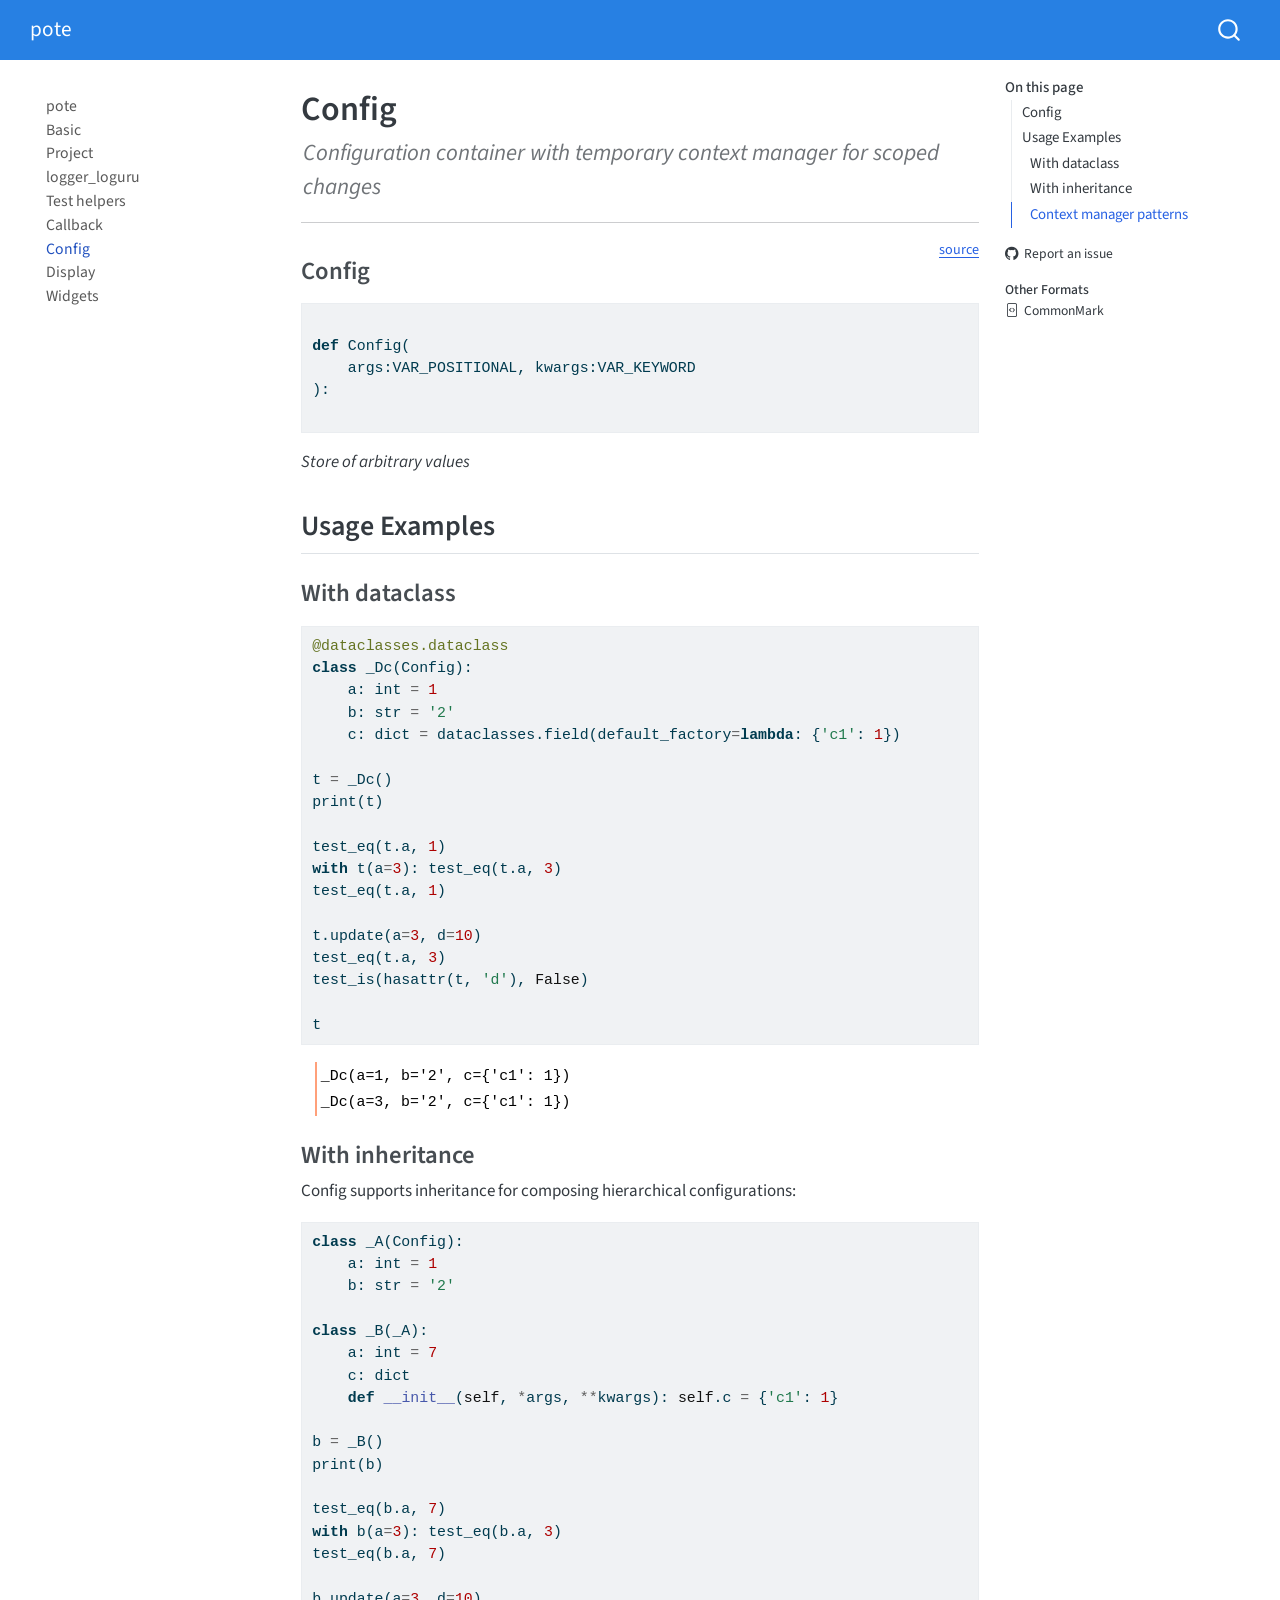
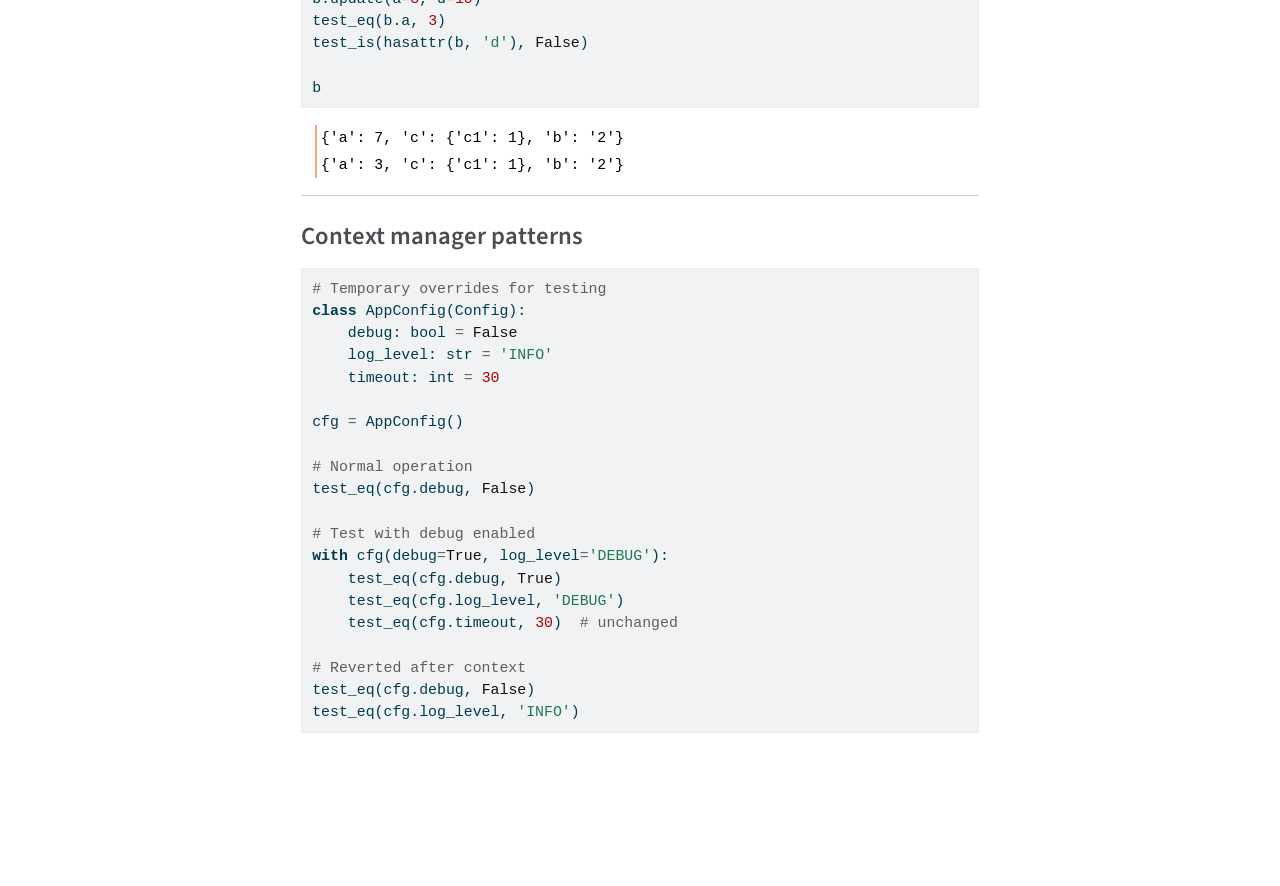
<file: config.html>
<!DOCTYPE html>
<html xmlns="http://www.w3.org/1999/xhtml" lang="en" xml:lang="en"><head>

<meta charset="utf-8">
<meta name="generator" content="quarto-1.8.27">

<meta name="viewport" content="width=device-width, initial-scale=1.0, user-scalable=yes">

<meta name="description" content="Configuration container with temporary context manager for scoped changes">

<title>Config – pote</title>
<style>
code{white-space: pre-wrap;}
span.smallcaps{font-variant: small-caps;}
div.columns{display: flex; gap: min(4vw, 1.5em);}
div.column{flex: auto; overflow-x: auto;}
div.hanging-indent{margin-left: 1.5em; text-indent: -1.5em;}
ul.task-list{list-style: none;}
ul.task-list li input[type="checkbox"] {
  width: 0.8em;
  margin: 0 0.8em 0.2em -1em; /* quarto-specific, see https://github.com/quarto-dev/quarto-cli/issues/4556 */ 
  vertical-align: middle;
}
/* CSS for syntax highlighting */
html { -webkit-text-size-adjust: 100%; }
pre > code.sourceCode { white-space: pre; position: relative; }
pre > code.sourceCode > span { display: inline-block; line-height: 1.25; }
pre > code.sourceCode > span:empty { height: 1.2em; }
.sourceCode { overflow: visible; }
code.sourceCode > span { color: inherit; text-decoration: inherit; }
div.sourceCode { margin: 1em 0; }
pre.sourceCode { margin: 0; }
@media screen {
div.sourceCode { overflow: auto; }
}
@media print {
pre > code.sourceCode { white-space: pre-wrap; }
pre > code.sourceCode > span { text-indent: -5em; padding-left: 5em; }
}
pre.numberSource code
  { counter-reset: source-line 0; }
pre.numberSource code > span
  { position: relative; left: -4em; counter-increment: source-line; }
pre.numberSource code > span > a:first-child::before
  { content: counter(source-line);
    position: relative; left: -1em; text-align: right; vertical-align: baseline;
    border: none; display: inline-block;
    -webkit-touch-callout: none; -webkit-user-select: none;
    -khtml-user-select: none; -moz-user-select: none;
    -ms-user-select: none; user-select: none;
    padding: 0 4px; width: 4em;
  }
pre.numberSource { margin-left: 3em;  padding-left: 4px; }
div.sourceCode
  {   }
@media screen {
pre > code.sourceCode > span > a:first-child::before { text-decoration: underline; }
}
</style>


<script src="site_libs/quarto-nav/quarto-nav.js"></script>
<script src="site_libs/quarto-nav/headroom.min.js"></script>
<script src="site_libs/clipboard/clipboard.min.js"></script>
<script src="site_libs/quarto-search/autocomplete.umd.js"></script>
<script src="site_libs/quarto-search/fuse.min.js"></script>
<script src="site_libs/quarto-search/quarto-search.js"></script>
<meta name="quarto:offset" content="./">
<script src="site_libs/quarto-html/quarto.js" type="module"></script>
<script src="site_libs/quarto-html/tabsets/tabsets.js" type="module"></script>
<script src="site_libs/quarto-html/axe/axe-check.js" type="module"></script>
<script src="site_libs/quarto-html/popper.min.js"></script>
<script src="site_libs/quarto-html/tippy.umd.min.js"></script>
<script src="site_libs/quarto-html/anchor.min.js"></script>
<link href="site_libs/quarto-html/tippy.css" rel="stylesheet">
<link href="site_libs/quarto-html/quarto-syntax-highlighting-ed96de9b727972fe78a7b5d16c58bf87.css" rel="stylesheet" id="quarto-text-highlighting-styles">
<script src="site_libs/bootstrap/bootstrap.min.js"></script>
<link href="site_libs/bootstrap/bootstrap-icons.css" rel="stylesheet">
<link href="site_libs/bootstrap/bootstrap-baedc78cbf92349237790bf011c153e8.min.css" rel="stylesheet" append-hash="true" id="quarto-bootstrap" data-mode="light">
<script id="quarto-search-options" type="application/json">{
  "location": "navbar",
  "copy-button": false,
  "collapse-after": 3,
  "panel-placement": "end",
  "type": "overlay",
  "limit": 50,
  "keyboard-shortcut": [
    "f",
    "/",
    "s"
  ],
  "show-item-context": false,
  "language": {
    "search-no-results-text": "No results",
    "search-matching-documents-text": "matching documents",
    "search-copy-link-title": "Copy link to search",
    "search-hide-matches-text": "Hide additional matches",
    "search-more-match-text": "more match in this document",
    "search-more-matches-text": "more matches in this document",
    "search-clear-button-title": "Clear",
    "search-text-placeholder": "",
    "search-detached-cancel-button-title": "Cancel",
    "search-submit-button-title": "Submit",
    "search-label": "Search"
  }
}</script>


<link rel="stylesheet" href="styles.css">
<meta property="og:title" content="Config – pote">
<meta property="og:description" content="Configuration container with temporary context manager for scoped changes">
<meta property="og:site_name" content="pote">
<meta name="twitter:title" content="Config – pote">
<meta name="twitter:description" content="Configuration container with temporary context manager for scoped changes">
<meta name="twitter:card" content="summary">
</head>

<body class="nav-sidebar floating nav-fixed quarto-light">

<div id="quarto-search-results"></div>
  <header id="quarto-header" class="headroom fixed-top">
    <nav class="navbar navbar-expand-lg " data-bs-theme="dark">
      <div class="navbar-container container-fluid">
      <div class="navbar-brand-container mx-auto">
    <a class="navbar-brand" href="./index.html">
    <span class="navbar-title">pote</span>
    </a>
  </div>
        <div class="quarto-navbar-tools tools-end">
</div>
          <div id="quarto-search" class="" title="Search"></div>
      </div> <!-- /container-fluid -->
    </nav>
  <nav class="quarto-secondary-nav">
    <div class="container-fluid d-flex">
      <button type="button" class="quarto-btn-toggle btn" data-bs-toggle="collapse" role="button" data-bs-target=".quarto-sidebar-collapse-item" aria-controls="quarto-sidebar" aria-expanded="false" aria-label="Toggle sidebar navigation" onclick="if (window.quartoToggleHeadroom) { window.quartoToggleHeadroom(); }">
        <i class="bi bi-layout-text-sidebar-reverse"></i>
      </button>
        <nav class="quarto-page-breadcrumbs" aria-label="breadcrumb"><ol class="breadcrumb"><li class="breadcrumb-item"><a href="./config.html">Config</a></li></ol></nav>
        <a class="flex-grow-1" role="navigation" data-bs-toggle="collapse" data-bs-target=".quarto-sidebar-collapse-item" aria-controls="quarto-sidebar" aria-expanded="false" aria-label="Toggle sidebar navigation" onclick="if (window.quartoToggleHeadroom) { window.quartoToggleHeadroom(); }">      
        </a>
    </div>
  </nav>
</header>
<!-- content -->
<div id="quarto-content" class="quarto-container page-columns page-rows-contents page-layout-article page-navbar">
<!-- sidebar -->
  <nav id="quarto-sidebar" class="sidebar collapse collapse-horizontal quarto-sidebar-collapse-item sidebar-navigation floating overflow-auto">
    <div class="sidebar-menu-container"> 
    <ul class="list-unstyled mt-1">
        <li class="sidebar-item">
  <div class="sidebar-item-container"> 
  <a href="./index.html" class="sidebar-item-text sidebar-link">
 <span class="menu-text">pote</span></a>
  </div>
</li>
        <li class="sidebar-item">
  <div class="sidebar-item-container"> 
  <a href="./basic.html" class="sidebar-item-text sidebar-link">
 <span class="menu-text">Basic</span></a>
  </div>
</li>
        <li class="sidebar-item">
  <div class="sidebar-item-container"> 
  <a href="./project.html" class="sidebar-item-text sidebar-link">
 <span class="menu-text">Project</span></a>
  </div>
</li>
        <li class="sidebar-item">
  <div class="sidebar-item-container"> 
  <a href="./logger_loguru.html" class="sidebar-item-text sidebar-link">
 <span class="menu-text">logger_loguru</span></a>
  </div>
</li>
        <li class="sidebar-item">
  <div class="sidebar-item-container"> 
  <a href="./test.html" class="sidebar-item-text sidebar-link">
 <span class="menu-text">Test helpers</span></a>
  </div>
</li>
        <li class="sidebar-item">
  <div class="sidebar-item-container"> 
  <a href="./callback.html" class="sidebar-item-text sidebar-link">
 <span class="menu-text">Callback</span></a>
  </div>
</li>
        <li class="sidebar-item">
  <div class="sidebar-item-container"> 
  <a href="./config.html" class="sidebar-item-text sidebar-link active">
 <span class="menu-text">Config</span></a>
  </div>
</li>
        <li class="sidebar-item">
  <div class="sidebar-item-container"> 
  <a href="./display.html" class="sidebar-item-text sidebar-link">
 <span class="menu-text">Display</span></a>
  </div>
</li>
        <li class="sidebar-item">
  <div class="sidebar-item-container"> 
  <a href="./widgets.html" class="sidebar-item-text sidebar-link">
 <span class="menu-text">Widgets</span></a>
  </div>
</li>
    </ul>
    </div>
</nav>
<div id="quarto-sidebar-glass" class="quarto-sidebar-collapse-item" data-bs-toggle="collapse" data-bs-target=".quarto-sidebar-collapse-item"></div>
<!-- margin-sidebar -->
    <div id="quarto-margin-sidebar" class="sidebar margin-sidebar">
        <nav id="TOC" role="doc-toc" class="toc-active">
    <h2 id="toc-title">On this page</h2>
   
  <ul>
  <li><a href="#config" id="toc-config" class="nav-link active" data-scroll-target="#config">Config</a></li>
  <li><a href="#usage-examples" id="toc-usage-examples" class="nav-link" data-scroll-target="#usage-examples">Usage Examples</a>
  <ul class="collapse">
  <li><a href="#with-dataclass" id="toc-with-dataclass" class="nav-link" data-scroll-target="#with-dataclass">With dataclass</a></li>
  <li><a href="#with-inheritance" id="toc-with-inheritance" class="nav-link" data-scroll-target="#with-inheritance">With inheritance</a></li>
  <li><a href="#context-manager-patterns" id="toc-context-manager-patterns" class="nav-link" data-scroll-target="#context-manager-patterns">Context manager patterns</a></li>
  </ul></li>
  </ul>
<div class="toc-actions"><ul><li><a href="https://github.com/civvic/pote/issues/new" class="toc-action"><i class="bi bi-github"></i>Report an issue</a></li></ul></div><div class="quarto-alternate-formats"><h2>Other Formats</h2><ul><li><a href="config.html.md"><i class="bi bi-file-code"></i>CommonMark</a></li></ul></div></nav>
    </div>
<!-- main -->
<main class="content" id="quarto-document-content">

<header id="title-block-header" class="quarto-title-block default">
<div class="quarto-title">
<h1 class="title">Config</h1>
</div>

<div>
  <div class="description">
    Configuration container with temporary context manager for scoped changes
  </div>
</div>


<div class="quarto-title-meta">

    
  
    
  </div>
  


</header>


<!-- WARNING: THIS FILE WAS AUTOGENERATED! DO NOT EDIT! -->
<!-- # Prologue -->
<hr>
<p><a href="https://github.com/civvic/pote/blob/main/pote/config.py#L19" target="_blank" style="float:right; font-size:smaller">source</a></p>
<section id="config" class="level3">
<h3 class="anchored" data-anchor-id="config">Config</h3>
<div class="code-copy-outer-scaffold"><div class="sourceCode" id="cb1"><pre class="sourceCode python code-with-copy"><code class="sourceCode python"><span id="cb1-1"><a href="#cb1-1" aria-hidden="true" tabindex="-1"></a></span>
<span id="cb1-2"><a href="#cb1-2" aria-hidden="true" tabindex="-1"></a><span class="kw">def</span> Config(</span>
<span id="cb1-3"><a href="#cb1-3" aria-hidden="true" tabindex="-1"></a>    args:VAR_POSITIONAL, kwargs:VAR_KEYWORD</span>
<span id="cb1-4"><a href="#cb1-4" aria-hidden="true" tabindex="-1"></a>):</span>
<span id="cb1-5"><a href="#cb1-5" aria-hidden="true" tabindex="-1"></a></span></code></pre></div><button title="Copy to Clipboard" class="code-copy-button"><i class="bi"></i></button></div>
<p><em>Store of arbitrary values</em></p>
</section>
<section id="usage-examples" class="level2">
<h2 class="anchored" data-anchor-id="usage-examples">Usage Examples</h2>
<section id="with-dataclass" class="level3">
<h3 class="anchored" data-anchor-id="with-dataclass">With dataclass</h3>
<div id="1bd53ba4" class="cell">
<div class="code-copy-outer-scaffold"><div class="sourceCode cell-code" id="cb2"><pre class="sourceCode python code-with-copy"><code class="sourceCode python"><span id="cb2-1"><a href="#cb2-1" aria-hidden="true" tabindex="-1"></a><span class="at">@dataclasses.dataclass</span></span>
<span id="cb2-2"><a href="#cb2-2" aria-hidden="true" tabindex="-1"></a><span class="kw">class</span> _Dc(Config):</span>
<span id="cb2-3"><a href="#cb2-3" aria-hidden="true" tabindex="-1"></a>    a: <span class="bu">int</span> <span class="op">=</span> <span class="dv">1</span></span>
<span id="cb2-4"><a href="#cb2-4" aria-hidden="true" tabindex="-1"></a>    b: <span class="bu">str</span> <span class="op">=</span> <span class="st">'2'</span></span>
<span id="cb2-5"><a href="#cb2-5" aria-hidden="true" tabindex="-1"></a>    c: <span class="bu">dict</span> <span class="op">=</span> dataclasses.field(default_factory<span class="op">=</span><span class="kw">lambda</span>: {<span class="st">'c1'</span>: <span class="dv">1</span>})</span>
<span id="cb2-6"><a href="#cb2-6" aria-hidden="true" tabindex="-1"></a></span>
<span id="cb2-7"><a href="#cb2-7" aria-hidden="true" tabindex="-1"></a>t <span class="op">=</span> _Dc()</span>
<span id="cb2-8"><a href="#cb2-8" aria-hidden="true" tabindex="-1"></a><span class="bu">print</span>(t)</span>
<span id="cb2-9"><a href="#cb2-9" aria-hidden="true" tabindex="-1"></a></span>
<span id="cb2-10"><a href="#cb2-10" aria-hidden="true" tabindex="-1"></a>test_eq(t.a, <span class="dv">1</span>)</span>
<span id="cb2-11"><a href="#cb2-11" aria-hidden="true" tabindex="-1"></a><span class="cf">with</span> t(a<span class="op">=</span><span class="dv">3</span>): test_eq(t.a, <span class="dv">3</span>)</span>
<span id="cb2-12"><a href="#cb2-12" aria-hidden="true" tabindex="-1"></a>test_eq(t.a, <span class="dv">1</span>)</span>
<span id="cb2-13"><a href="#cb2-13" aria-hidden="true" tabindex="-1"></a></span>
<span id="cb2-14"><a href="#cb2-14" aria-hidden="true" tabindex="-1"></a>t.update(a<span class="op">=</span><span class="dv">3</span>, d<span class="op">=</span><span class="dv">10</span>)</span>
<span id="cb2-15"><a href="#cb2-15" aria-hidden="true" tabindex="-1"></a>test_eq(t.a, <span class="dv">3</span>)</span>
<span id="cb2-16"><a href="#cb2-16" aria-hidden="true" tabindex="-1"></a>test_is(<span class="bu">hasattr</span>(t, <span class="st">'d'</span>), <span class="va">False</span>)</span>
<span id="cb2-17"><a href="#cb2-17" aria-hidden="true" tabindex="-1"></a></span>
<span id="cb2-18"><a href="#cb2-18" aria-hidden="true" tabindex="-1"></a>t</span></code></pre></div><button title="Copy to Clipboard" class="code-copy-button"><i class="bi"></i></button></div>
<div class="cell-output cell-output-stdout">
<pre><code>_Dc(a=1, b='2', c={'c1': 1})</code></pre>
</div>
<div class="cell-output cell-output-display">
<pre><code>_Dc(a=3, b='2', c={'c1': 1})</code></pre>
</div>
</div>
</section>
<section id="with-inheritance" class="level3">
<h3 class="anchored" data-anchor-id="with-inheritance">With inheritance</h3>
<p>Config supports inheritance for composing hierarchical configurations:</p>
<div id="4eeeb8ab" class="cell">
<div class="code-copy-outer-scaffold"><div class="sourceCode cell-code" id="cb5"><pre class="sourceCode python code-with-copy"><code class="sourceCode python"><span id="cb5-1"><a href="#cb5-1" aria-hidden="true" tabindex="-1"></a><span class="kw">class</span> _A(Config):</span>
<span id="cb5-2"><a href="#cb5-2" aria-hidden="true" tabindex="-1"></a>    a: <span class="bu">int</span> <span class="op">=</span> <span class="dv">1</span></span>
<span id="cb5-3"><a href="#cb5-3" aria-hidden="true" tabindex="-1"></a>    b: <span class="bu">str</span> <span class="op">=</span> <span class="st">'2'</span></span>
<span id="cb5-4"><a href="#cb5-4" aria-hidden="true" tabindex="-1"></a></span>
<span id="cb5-5"><a href="#cb5-5" aria-hidden="true" tabindex="-1"></a><span class="kw">class</span> _B(_A):</span>
<span id="cb5-6"><a href="#cb5-6" aria-hidden="true" tabindex="-1"></a>    a: <span class="bu">int</span> <span class="op">=</span> <span class="dv">7</span></span>
<span id="cb5-7"><a href="#cb5-7" aria-hidden="true" tabindex="-1"></a>    c: <span class="bu">dict</span></span>
<span id="cb5-8"><a href="#cb5-8" aria-hidden="true" tabindex="-1"></a>    <span class="kw">def</span> <span class="fu">__init__</span>(<span class="va">self</span>, <span class="op">*</span>args, <span class="op">**</span>kwargs): <span class="va">self</span>.c <span class="op">=</span> {<span class="st">'c1'</span>: <span class="dv">1</span>}</span>
<span id="cb5-9"><a href="#cb5-9" aria-hidden="true" tabindex="-1"></a></span>
<span id="cb5-10"><a href="#cb5-10" aria-hidden="true" tabindex="-1"></a>b <span class="op">=</span> _B()</span>
<span id="cb5-11"><a href="#cb5-11" aria-hidden="true" tabindex="-1"></a><span class="bu">print</span>(b)</span>
<span id="cb5-12"><a href="#cb5-12" aria-hidden="true" tabindex="-1"></a></span>
<span id="cb5-13"><a href="#cb5-13" aria-hidden="true" tabindex="-1"></a>test_eq(b.a, <span class="dv">7</span>)</span>
<span id="cb5-14"><a href="#cb5-14" aria-hidden="true" tabindex="-1"></a><span class="cf">with</span> b(a<span class="op">=</span><span class="dv">3</span>): test_eq(b.a, <span class="dv">3</span>)</span>
<span id="cb5-15"><a href="#cb5-15" aria-hidden="true" tabindex="-1"></a>test_eq(b.a, <span class="dv">7</span>)</span>
<span id="cb5-16"><a href="#cb5-16" aria-hidden="true" tabindex="-1"></a></span>
<span id="cb5-17"><a href="#cb5-17" aria-hidden="true" tabindex="-1"></a>b.update(a<span class="op">=</span><span class="dv">3</span>, d<span class="op">=</span><span class="dv">10</span>)</span>
<span id="cb5-18"><a href="#cb5-18" aria-hidden="true" tabindex="-1"></a>test_eq(b.a, <span class="dv">3</span>)</span>
<span id="cb5-19"><a href="#cb5-19" aria-hidden="true" tabindex="-1"></a>test_is(<span class="bu">hasattr</span>(b, <span class="st">'d'</span>), <span class="va">False</span>)</span>
<span id="cb5-20"><a href="#cb5-20" aria-hidden="true" tabindex="-1"></a></span>
<span id="cb5-21"><a href="#cb5-21" aria-hidden="true" tabindex="-1"></a>b</span></code></pre></div><button title="Copy to Clipboard" class="code-copy-button"><i class="bi"></i></button></div>
<div class="cell-output cell-output-stdout">
<pre><code>{'a': 7, 'c': {'c1': 1}, 'b': '2'}</code></pre>
</div>
<div class="cell-output cell-output-display">
<pre><code>{'a': 3, 'c': {'c1': 1}, 'b': '2'}</code></pre>
</div>
</div>
<hr>
<!-- # Colophon -->
</section>
<section id="context-manager-patterns" class="level3">
<h3 class="anchored" data-anchor-id="context-manager-patterns">Context manager patterns</h3>
<div id="ddf2368f" class="cell">
<div class="code-copy-outer-scaffold"><div class="sourceCode cell-code" id="cb8"><pre class="sourceCode python code-with-copy"><code class="sourceCode python"><span id="cb8-1"><a href="#cb8-1" aria-hidden="true" tabindex="-1"></a><span class="co"># Temporary overrides for testing</span></span>
<span id="cb8-2"><a href="#cb8-2" aria-hidden="true" tabindex="-1"></a><span class="kw">class</span> AppConfig(Config):</span>
<span id="cb8-3"><a href="#cb8-3" aria-hidden="true" tabindex="-1"></a>    debug: <span class="bu">bool</span> <span class="op">=</span> <span class="va">False</span></span>
<span id="cb8-4"><a href="#cb8-4" aria-hidden="true" tabindex="-1"></a>    log_level: <span class="bu">str</span> <span class="op">=</span> <span class="st">'INFO'</span></span>
<span id="cb8-5"><a href="#cb8-5" aria-hidden="true" tabindex="-1"></a>    timeout: <span class="bu">int</span> <span class="op">=</span> <span class="dv">30</span></span>
<span id="cb8-6"><a href="#cb8-6" aria-hidden="true" tabindex="-1"></a></span>
<span id="cb8-7"><a href="#cb8-7" aria-hidden="true" tabindex="-1"></a>cfg <span class="op">=</span> AppConfig()</span>
<span id="cb8-8"><a href="#cb8-8" aria-hidden="true" tabindex="-1"></a></span>
<span id="cb8-9"><a href="#cb8-9" aria-hidden="true" tabindex="-1"></a><span class="co"># Normal operation</span></span>
<span id="cb8-10"><a href="#cb8-10" aria-hidden="true" tabindex="-1"></a>test_eq(cfg.debug, <span class="va">False</span>)</span>
<span id="cb8-11"><a href="#cb8-11" aria-hidden="true" tabindex="-1"></a></span>
<span id="cb8-12"><a href="#cb8-12" aria-hidden="true" tabindex="-1"></a><span class="co"># Test with debug enabled</span></span>
<span id="cb8-13"><a href="#cb8-13" aria-hidden="true" tabindex="-1"></a><span class="cf">with</span> cfg(debug<span class="op">=</span><span class="va">True</span>, log_level<span class="op">=</span><span class="st">'DEBUG'</span>):</span>
<span id="cb8-14"><a href="#cb8-14" aria-hidden="true" tabindex="-1"></a>    test_eq(cfg.debug, <span class="va">True</span>)</span>
<span id="cb8-15"><a href="#cb8-15" aria-hidden="true" tabindex="-1"></a>    test_eq(cfg.log_level, <span class="st">'DEBUG'</span>)</span>
<span id="cb8-16"><a href="#cb8-16" aria-hidden="true" tabindex="-1"></a>    test_eq(cfg.timeout, <span class="dv">30</span>)  <span class="co"># unchanged</span></span>
<span id="cb8-17"><a href="#cb8-17" aria-hidden="true" tabindex="-1"></a></span>
<span id="cb8-18"><a href="#cb8-18" aria-hidden="true" tabindex="-1"></a><span class="co"># Reverted after context</span></span>
<span id="cb8-19"><a href="#cb8-19" aria-hidden="true" tabindex="-1"></a>test_eq(cfg.debug, <span class="va">False</span>)</span>
<span id="cb8-20"><a href="#cb8-20" aria-hidden="true" tabindex="-1"></a>test_eq(cfg.log_level, <span class="st">'INFO'</span>)</span></code></pre></div><button title="Copy to Clipboard" class="code-copy-button"><i class="bi"></i></button></div>
</div>


</section>
</section>

</main> <!-- /main -->
<script id="quarto-html-after-body" type="application/javascript">
  window.document.addEventListener("DOMContentLoaded", function (event) {
    const icon = "";
    const anchorJS = new window.AnchorJS();
    anchorJS.options = {
      placement: 'right',
      icon: icon
    };
    anchorJS.add('.anchored');
    const isCodeAnnotation = (el) => {
      for (const clz of el.classList) {
        if (clz.startsWith('code-annotation-')) {                     
          return true;
        }
      }
      return false;
    }
    const onCopySuccess = function(e) {
      // button target
      const button = e.trigger;
      // don't keep focus
      button.blur();
      // flash "checked"
      button.classList.add('code-copy-button-checked');
      var currentTitle = button.getAttribute("title");
      button.setAttribute("title", "Copied!");
      let tooltip;
      if (window.bootstrap) {
        button.setAttribute("data-bs-toggle", "tooltip");
        button.setAttribute("data-bs-placement", "left");
        button.setAttribute("data-bs-title", "Copied!");
        tooltip = new bootstrap.Tooltip(button, 
          { trigger: "manual", 
            customClass: "code-copy-button-tooltip",
            offset: [0, -8]});
        tooltip.show();    
      }
      setTimeout(function() {
        if (tooltip) {
          tooltip.hide();
          button.removeAttribute("data-bs-title");
          button.removeAttribute("data-bs-toggle");
          button.removeAttribute("data-bs-placement");
        }
        button.setAttribute("title", currentTitle);
        button.classList.remove('code-copy-button-checked');
      }, 1000);
      // clear code selection
      e.clearSelection();
    }
    const getTextToCopy = function(trigger) {
      const outerScaffold = trigger.parentElement.cloneNode(true);
      const codeEl = outerScaffold.querySelector('code');
      for (const childEl of codeEl.children) {
        if (isCodeAnnotation(childEl)) {
          childEl.remove();
        }
      }
      return codeEl.innerText;
    }
    const clipboard = new window.ClipboardJS('.code-copy-button:not([data-in-quarto-modal])', {
      text: getTextToCopy
    });
    clipboard.on('success', onCopySuccess);
    if (window.document.getElementById('quarto-embedded-source-code-modal')) {
      const clipboardModal = new window.ClipboardJS('.code-copy-button[data-in-quarto-modal]', {
        text: getTextToCopy,
        container: window.document.getElementById('quarto-embedded-source-code-modal')
      });
      clipboardModal.on('success', onCopySuccess);
    }
      var localhostRegex = new RegExp(/^(?:http|https):\/\/localhost\:?[0-9]*\//);
      var mailtoRegex = new RegExp(/^mailto:/);
        var filterRegex = new RegExp("https:\/\/civvic\.github\.io\/pote");
      var isInternal = (href) => {
          return filterRegex.test(href) || localhostRegex.test(href) || mailtoRegex.test(href);
      }
      // Inspect non-navigation links and adorn them if external
     var links = window.document.querySelectorAll('a[href]:not(.nav-link):not(.navbar-brand):not(.toc-action):not(.sidebar-link):not(.sidebar-item-toggle):not(.pagination-link):not(.no-external):not([aria-hidden]):not(.dropdown-item):not(.quarto-navigation-tool):not(.about-link)');
      for (var i=0; i<links.length; i++) {
        const link = links[i];
        if (!isInternal(link.href)) {
          // undo the damage that might have been done by quarto-nav.js in the case of
          // links that we want to consider external
          if (link.dataset.originalHref !== undefined) {
            link.href = link.dataset.originalHref;
          }
        }
      }
    function tippyHover(el, contentFn, onTriggerFn, onUntriggerFn) {
      const config = {
        allowHTML: true,
        maxWidth: 500,
        delay: 100,
        arrow: false,
        appendTo: function(el) {
            return el.parentElement;
        },
        interactive: true,
        interactiveBorder: 10,
        theme: 'quarto',
        placement: 'bottom-start',
      };
      if (contentFn) {
        config.content = contentFn;
      }
      if (onTriggerFn) {
        config.onTrigger = onTriggerFn;
      }
      if (onUntriggerFn) {
        config.onUntrigger = onUntriggerFn;
      }
      window.tippy(el, config); 
    }
    const noterefs = window.document.querySelectorAll('a[role="doc-noteref"]');
    for (var i=0; i<noterefs.length; i++) {
      const ref = noterefs[i];
      tippyHover(ref, function() {
        // use id or data attribute instead here
        let href = ref.getAttribute('data-footnote-href') || ref.getAttribute('href');
        try { href = new URL(href).hash; } catch {}
        const id = href.replace(/^#\/?/, "");
        const note = window.document.getElementById(id);
        if (note) {
          return note.innerHTML;
        } else {
          return "";
        }
      });
    }
    const xrefs = window.document.querySelectorAll('a.quarto-xref');
    const processXRef = (id, note) => {
      // Strip column container classes
      const stripColumnClz = (el) => {
        el.classList.remove("page-full", "page-columns");
        if (el.children) {
          for (const child of el.children) {
            stripColumnClz(child);
          }
        }
      }
      stripColumnClz(note)
      if (id === null || id.startsWith('sec-')) {
        // Special case sections, only their first couple elements
        const container = document.createElement("div");
        if (note.children && note.children.length > 2) {
          container.appendChild(note.children[0].cloneNode(true));
          for (let i = 1; i < note.children.length; i++) {
            const child = note.children[i];
            if (child.tagName === "P" && child.innerText === "") {
              continue;
            } else {
              container.appendChild(child.cloneNode(true));
              break;
            }
          }
          if (window.Quarto?.typesetMath) {
            window.Quarto.typesetMath(container);
          }
          return container.innerHTML
        } else {
          if (window.Quarto?.typesetMath) {
            window.Quarto.typesetMath(note);
          }
          return note.innerHTML;
        }
      } else {
        // Remove any anchor links if they are present
        const anchorLink = note.querySelector('a.anchorjs-link');
        if (anchorLink) {
          anchorLink.remove();
        }
        if (window.Quarto?.typesetMath) {
          window.Quarto.typesetMath(note);
        }
        if (note.classList.contains("callout")) {
          return note.outerHTML;
        } else {
          return note.innerHTML;
        }
      }
    }
    for (var i=0; i<xrefs.length; i++) {
      const xref = xrefs[i];
      tippyHover(xref, undefined, function(instance) {
        instance.disable();
        let url = xref.getAttribute('href');
        let hash = undefined; 
        if (url.startsWith('#')) {
          hash = url;
        } else {
          try { hash = new URL(url).hash; } catch {}
        }
        if (hash) {
          const id = hash.replace(/^#\/?/, "");
          const note = window.document.getElementById(id);
          if (note !== null) {
            try {
              const html = processXRef(id, note.cloneNode(true));
              instance.setContent(html);
            } finally {
              instance.enable();
              instance.show();
            }
          } else {
            // See if we can fetch this
            fetch(url.split('#')[0])
            .then(res => res.text())
            .then(html => {
              const parser = new DOMParser();
              const htmlDoc = parser.parseFromString(html, "text/html");
              const note = htmlDoc.getElementById(id);
              if (note !== null) {
                const html = processXRef(id, note);
                instance.setContent(html);
              } 
            }).finally(() => {
              instance.enable();
              instance.show();
            });
          }
        } else {
          // See if we can fetch a full url (with no hash to target)
          // This is a special case and we should probably do some content thinning / targeting
          fetch(url)
          .then(res => res.text())
          .then(html => {
            const parser = new DOMParser();
            const htmlDoc = parser.parseFromString(html, "text/html");
            const note = htmlDoc.querySelector('main.content');
            if (note !== null) {
              // This should only happen for chapter cross references
              // (since there is no id in the URL)
              // remove the first header
              if (note.children.length > 0 && note.children[0].tagName === "HEADER") {
                note.children[0].remove();
              }
              const html = processXRef(null, note);
              instance.setContent(html);
            } 
          }).finally(() => {
            instance.enable();
            instance.show();
          });
        }
      }, function(instance) {
      });
    }
        let selectedAnnoteEl;
        const selectorForAnnotation = ( cell, annotation) => {
          let cellAttr = 'data-code-cell="' + cell + '"';
          let lineAttr = 'data-code-annotation="' +  annotation + '"';
          const selector = 'span[' + cellAttr + '][' + lineAttr + ']';
          return selector;
        }
        const selectCodeLines = (annoteEl) => {
          const doc = window.document;
          const targetCell = annoteEl.getAttribute("data-target-cell");
          const targetAnnotation = annoteEl.getAttribute("data-target-annotation");
          const annoteSpan = window.document.querySelector(selectorForAnnotation(targetCell, targetAnnotation));
          const lines = annoteSpan.getAttribute("data-code-lines").split(",");
          const lineIds = lines.map((line) => {
            return targetCell + "-" + line;
          })
          let top = null;
          let height = null;
          let parent = null;
          if (lineIds.length > 0) {
              //compute the position of the single el (top and bottom and make a div)
              const el = window.document.getElementById(lineIds[0]);
              top = el.offsetTop;
              height = el.offsetHeight;
              parent = el.parentElement.parentElement;
            if (lineIds.length > 1) {
              const lastEl = window.document.getElementById(lineIds[lineIds.length - 1]);
              const bottom = lastEl.offsetTop + lastEl.offsetHeight;
              height = bottom - top;
            }
            if (top !== null && height !== null && parent !== null) {
              // cook up a div (if necessary) and position it 
              let div = window.document.getElementById("code-annotation-line-highlight");
              if (div === null) {
                div = window.document.createElement("div");
                div.setAttribute("id", "code-annotation-line-highlight");
                div.style.position = 'absolute';
                parent.appendChild(div);
              }
              div.style.top = top - 2 + "px";
              div.style.height = height + 4 + "px";
              div.style.left = 0;
              let gutterDiv = window.document.getElementById("code-annotation-line-highlight-gutter");
              if (gutterDiv === null) {
                gutterDiv = window.document.createElement("div");
                gutterDiv.setAttribute("id", "code-annotation-line-highlight-gutter");
                gutterDiv.style.position = 'absolute';
                const codeCell = window.document.getElementById(targetCell);
                const gutter = codeCell.querySelector('.code-annotation-gutter');
                gutter.appendChild(gutterDiv);
              }
              gutterDiv.style.top = top - 2 + "px";
              gutterDiv.style.height = height + 4 + "px";
            }
            selectedAnnoteEl = annoteEl;
          }
        };
        const unselectCodeLines = () => {
          const elementsIds = ["code-annotation-line-highlight", "code-annotation-line-highlight-gutter"];
          elementsIds.forEach((elId) => {
            const div = window.document.getElementById(elId);
            if (div) {
              div.remove();
            }
          });
          selectedAnnoteEl = undefined;
        };
          // Handle positioning of the toggle
      window.addEventListener(
        "resize",
        throttle(() => {
          elRect = undefined;
          if (selectedAnnoteEl) {
            selectCodeLines(selectedAnnoteEl);
          }
        }, 10)
      );
      function throttle(fn, ms) {
      let throttle = false;
      let timer;
        return (...args) => {
          if(!throttle) { // first call gets through
              fn.apply(this, args);
              throttle = true;
          } else { // all the others get throttled
              if(timer) clearTimeout(timer); // cancel #2
              timer = setTimeout(() => {
                fn.apply(this, args);
                timer = throttle = false;
              }, ms);
          }
        };
      }
        // Attach click handler to the DT
        const annoteDls = window.document.querySelectorAll('dt[data-target-cell]');
        for (const annoteDlNode of annoteDls) {
          annoteDlNode.addEventListener('click', (event) => {
            const clickedEl = event.target;
            if (clickedEl !== selectedAnnoteEl) {
              unselectCodeLines();
              const activeEl = window.document.querySelector('dt[data-target-cell].code-annotation-active');
              if (activeEl) {
                activeEl.classList.remove('code-annotation-active');
              }
              selectCodeLines(clickedEl);
              clickedEl.classList.add('code-annotation-active');
            } else {
              // Unselect the line
              unselectCodeLines();
              clickedEl.classList.remove('code-annotation-active');
            }
          });
        }
    const findCites = (el) => {
      const parentEl = el.parentElement;
      if (parentEl) {
        const cites = parentEl.dataset.cites;
        if (cites) {
          return {
            el,
            cites: cites.split(' ')
          };
        } else {
          return findCites(el.parentElement)
        }
      } else {
        return undefined;
      }
    };
    var bibliorefs = window.document.querySelectorAll('a[role="doc-biblioref"]');
    for (var i=0; i<bibliorefs.length; i++) {
      const ref = bibliorefs[i];
      const citeInfo = findCites(ref);
      if (citeInfo) {
        tippyHover(citeInfo.el, function() {
          var popup = window.document.createElement('div');
          citeInfo.cites.forEach(function(cite) {
            var citeDiv = window.document.createElement('div');
            citeDiv.classList.add('hanging-indent');
            citeDiv.classList.add('csl-entry');
            var biblioDiv = window.document.getElementById('ref-' + cite);
            if (biblioDiv) {
              citeDiv.innerHTML = biblioDiv.innerHTML;
            }
            popup.appendChild(citeDiv);
          });
          return popup.innerHTML;
        });
      }
    }
  });
  </script>
</div> <!-- /content -->




<footer class="footer"><div class="nav-footer"><div class="nav-footer-center"><div class="toc-actions d-sm-block d-md-none"><ul><li><a href="https://github.com/civvic/pote/issues/new" class="toc-action"><i class="bi bi-github"></i>Report an issue</a></li></ul></div></div></div></footer></body></html>
</file>
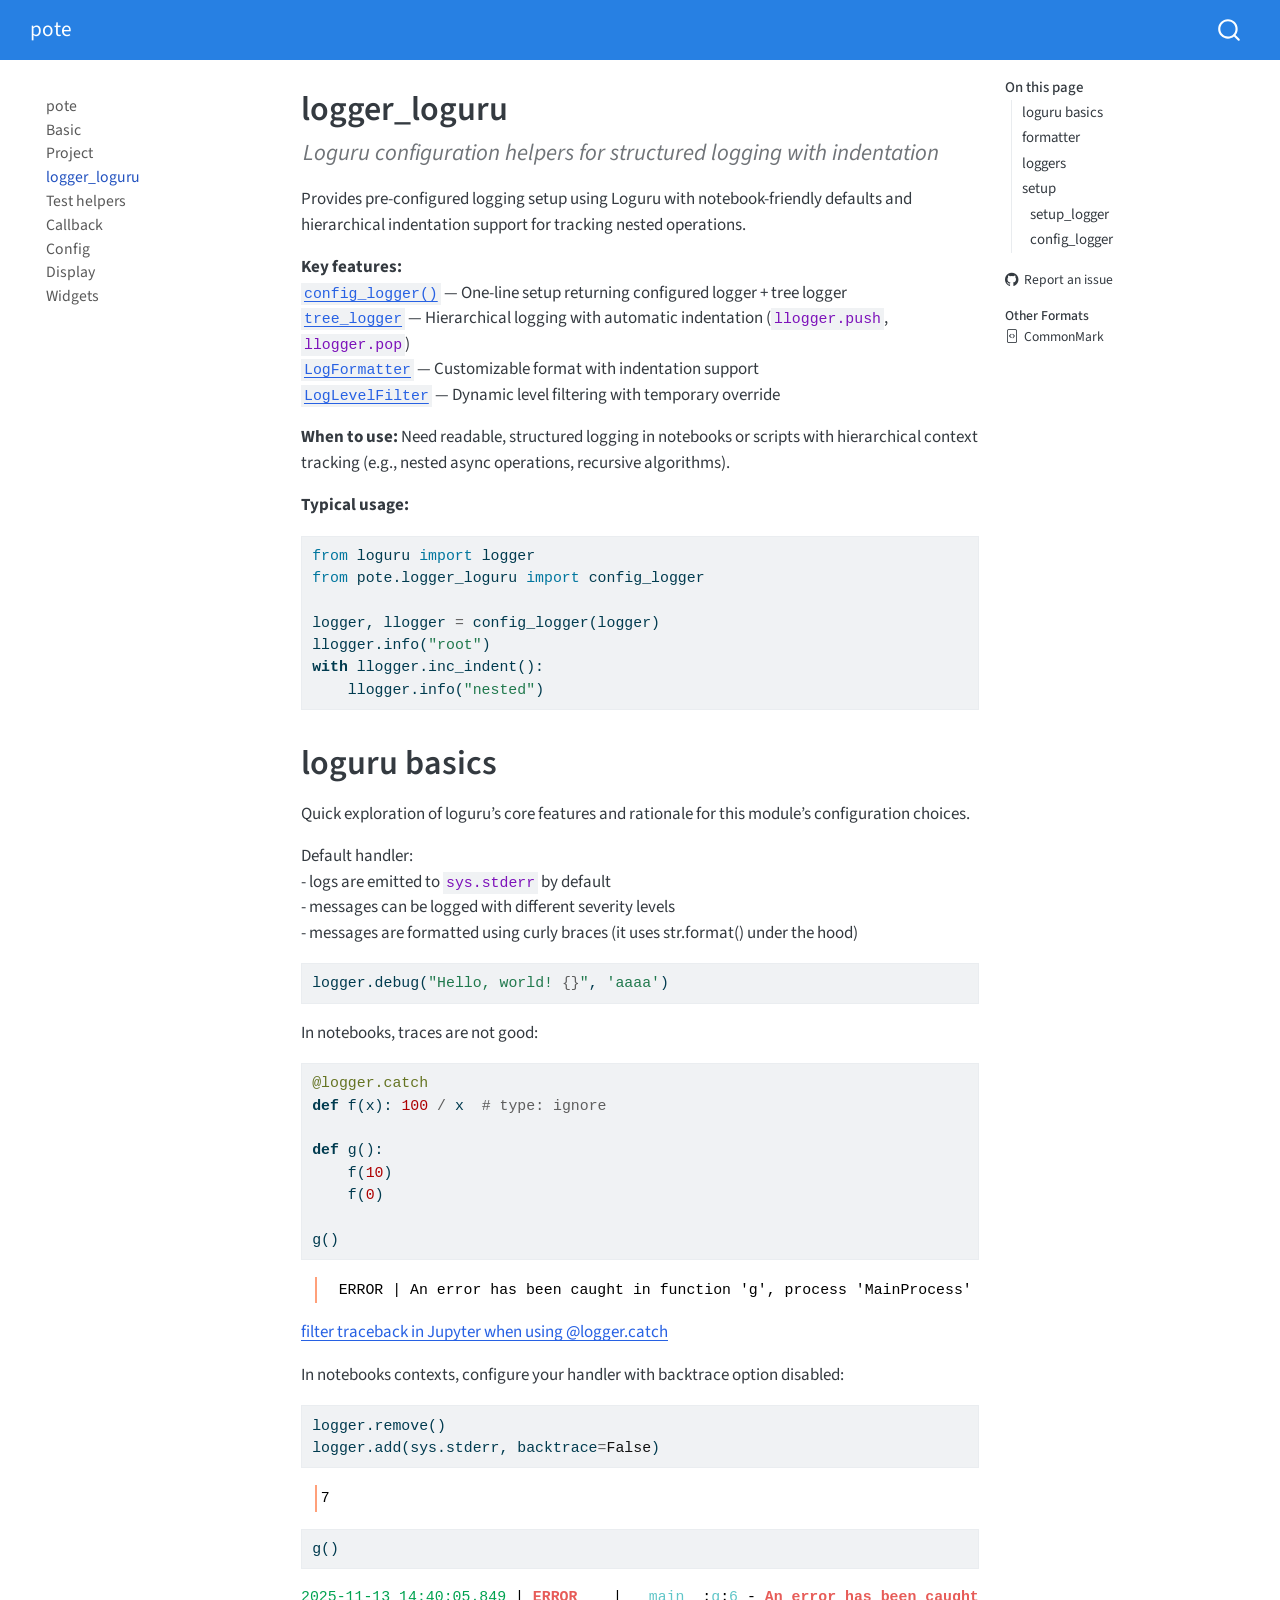
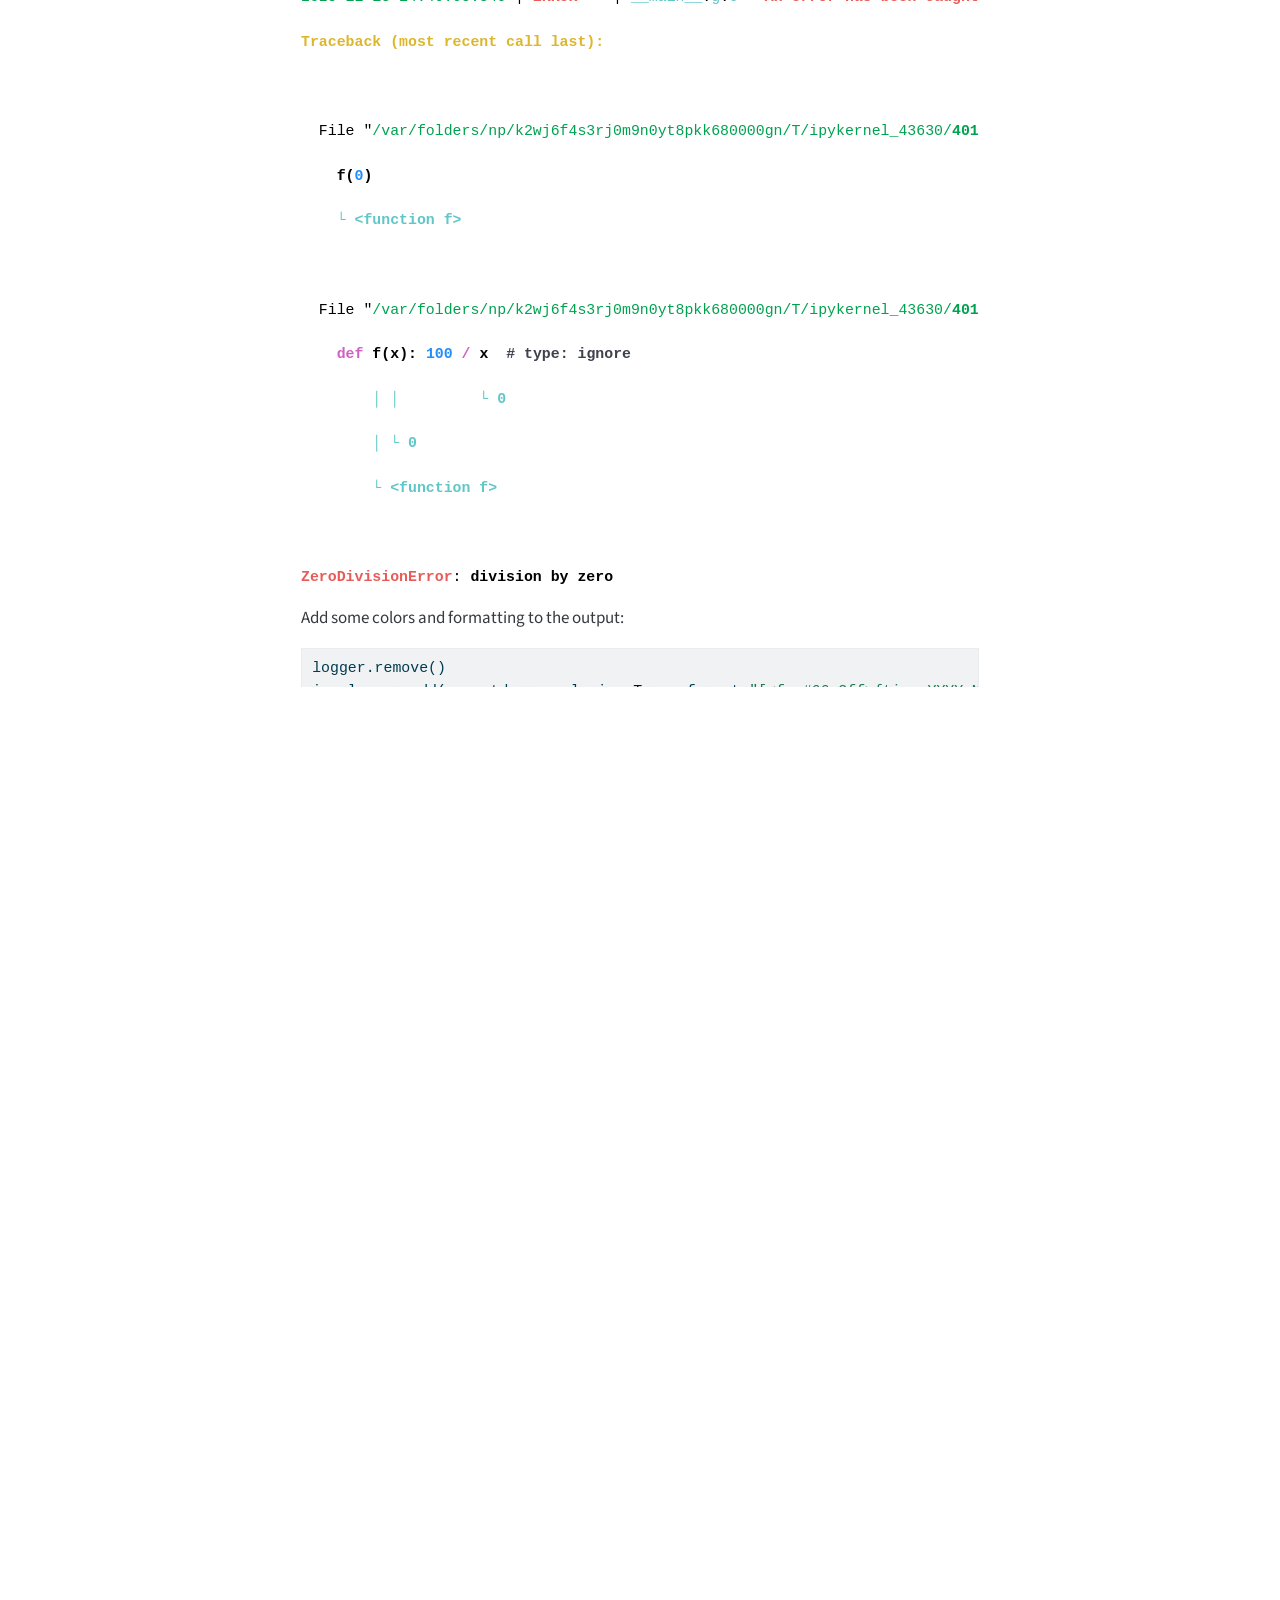
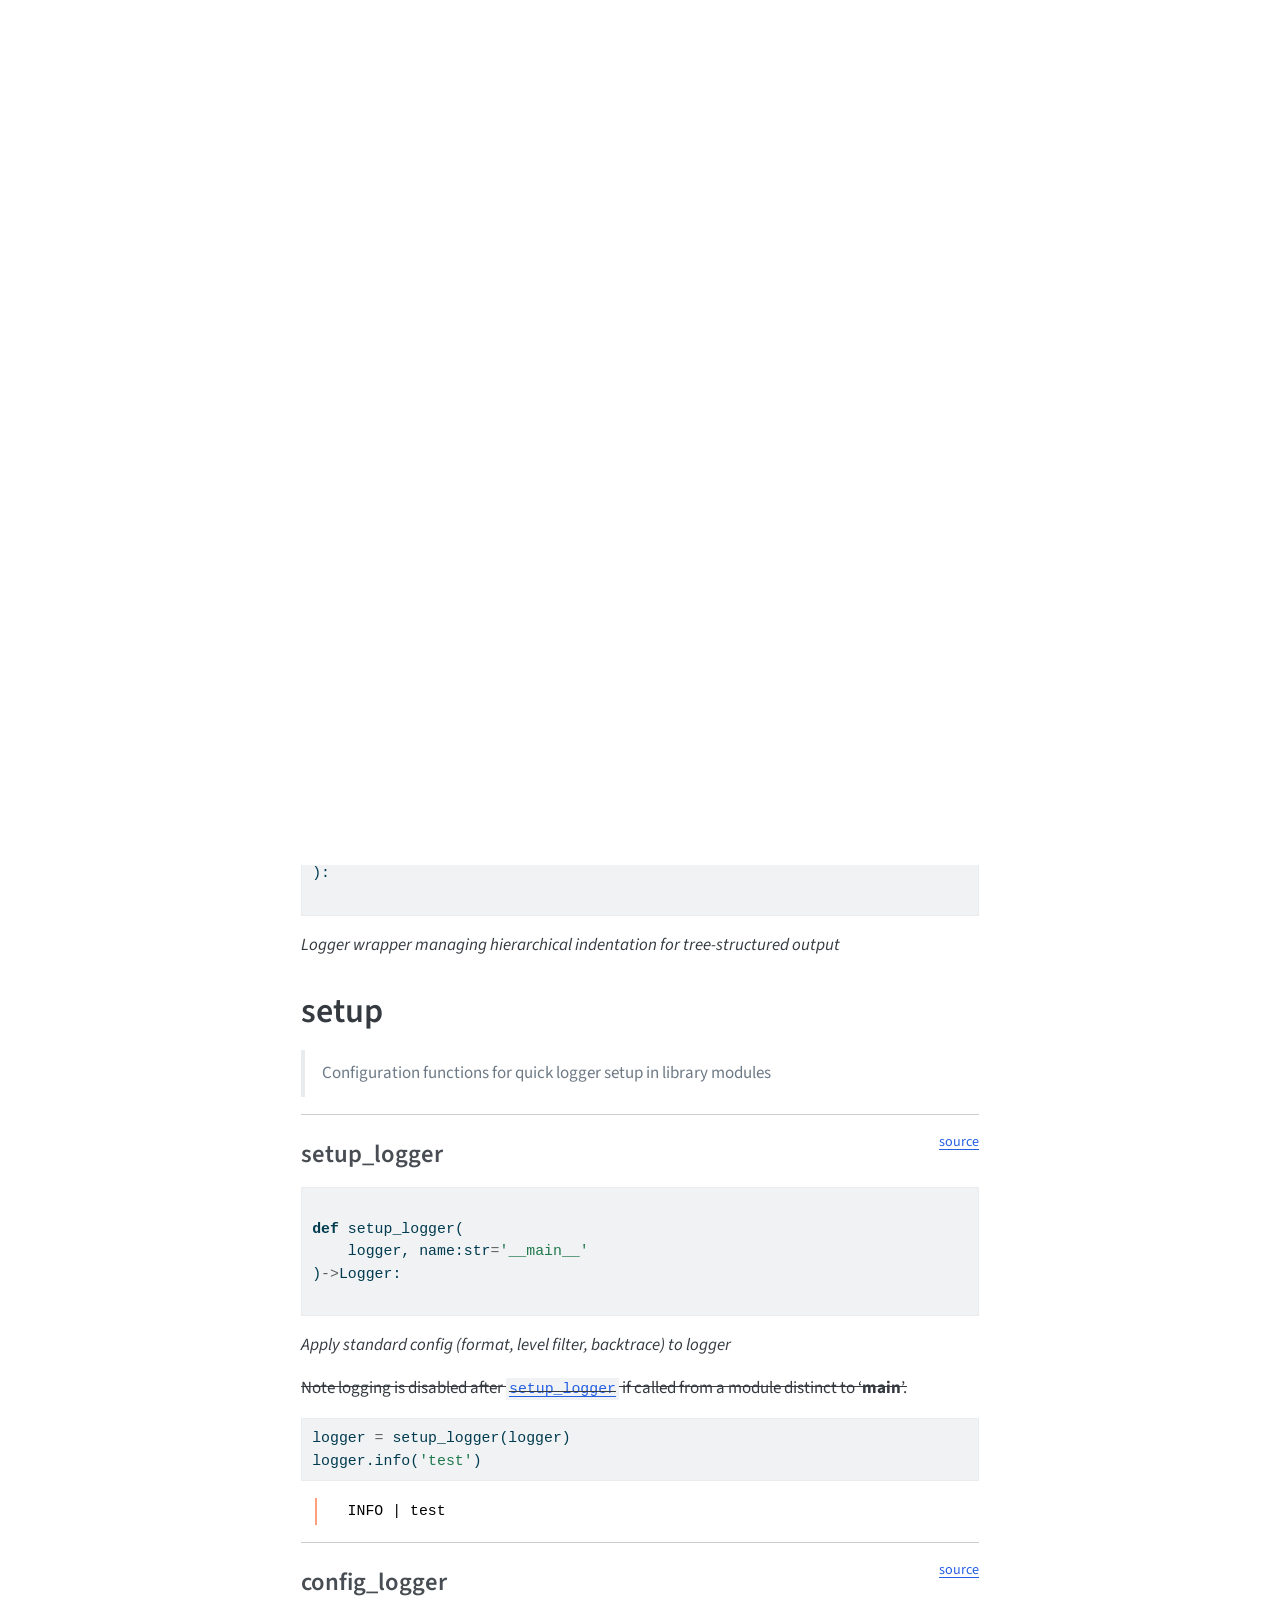
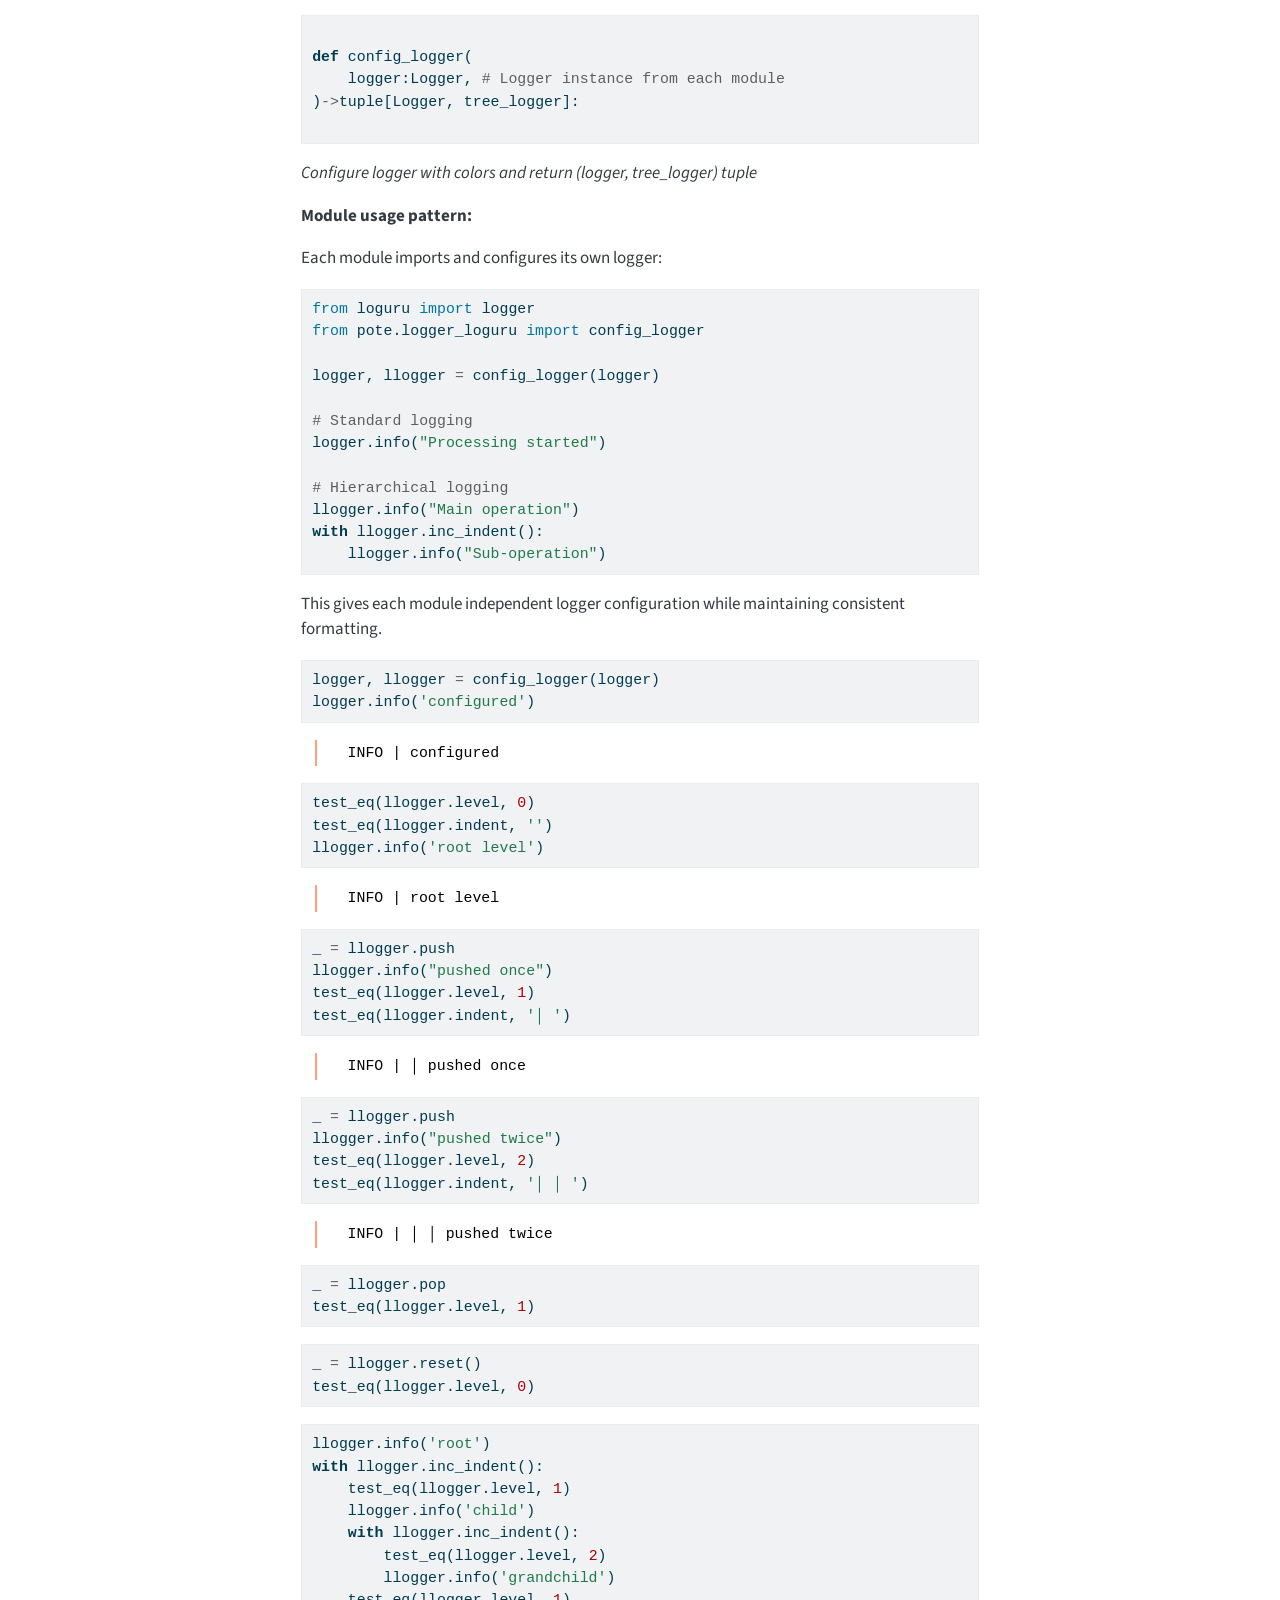
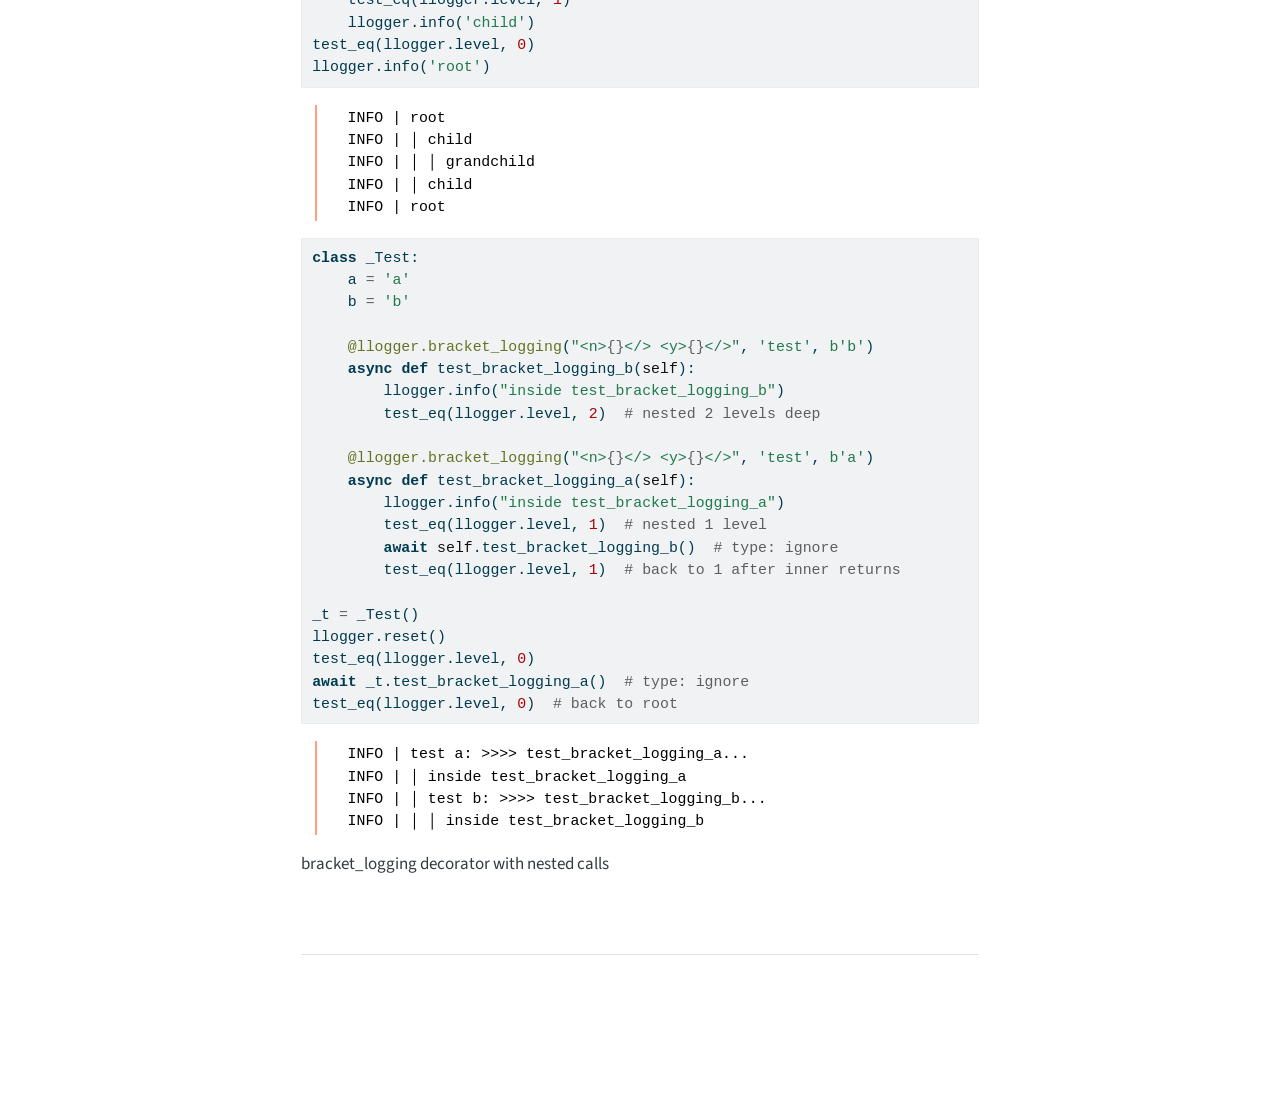
<file: logger_loguru.html>
<!DOCTYPE html>
<html xmlns="http://www.w3.org/1999/xhtml" lang="en" xml:lang="en"><head>

<meta charset="utf-8">
<meta name="generator" content="quarto-1.8.27">

<meta name="viewport" content="width=device-width, initial-scale=1.0, user-scalable=yes">

<meta name="description" content="Loguru configuration helpers for structured logging with indentation">

<title>logger_loguru – pote</title>
<style>
code{white-space: pre-wrap;}
span.smallcaps{font-variant: small-caps;}
div.columns{display: flex; gap: min(4vw, 1.5em);}
div.column{flex: auto; overflow-x: auto;}
div.hanging-indent{margin-left: 1.5em; text-indent: -1.5em;}
ul.task-list{list-style: none;}
ul.task-list li input[type="checkbox"] {
  width: 0.8em;
  margin: 0 0.8em 0.2em -1em; /* quarto-specific, see https://github.com/quarto-dev/quarto-cli/issues/4556 */ 
  vertical-align: middle;
}
/* CSS for syntax highlighting */
html { -webkit-text-size-adjust: 100%; }
pre > code.sourceCode { white-space: pre; position: relative; }
pre > code.sourceCode > span { display: inline-block; line-height: 1.25; }
pre > code.sourceCode > span:empty { height: 1.2em; }
.sourceCode { overflow: visible; }
code.sourceCode > span { color: inherit; text-decoration: inherit; }
div.sourceCode { margin: 1em 0; }
pre.sourceCode { margin: 0; }
@media screen {
div.sourceCode { overflow: auto; }
}
@media print {
pre > code.sourceCode { white-space: pre-wrap; }
pre > code.sourceCode > span { text-indent: -5em; padding-left: 5em; }
}
pre.numberSource code
  { counter-reset: source-line 0; }
pre.numberSource code > span
  { position: relative; left: -4em; counter-increment: source-line; }
pre.numberSource code > span > a:first-child::before
  { content: counter(source-line);
    position: relative; left: -1em; text-align: right; vertical-align: baseline;
    border: none; display: inline-block;
    -webkit-touch-callout: none; -webkit-user-select: none;
    -khtml-user-select: none; -moz-user-select: none;
    -ms-user-select: none; user-select: none;
    padding: 0 4px; width: 4em;
  }
pre.numberSource { margin-left: 3em;  padding-left: 4px; }
div.sourceCode
  {   }
@media screen {
pre > code.sourceCode > span > a:first-child::before { text-decoration: underline; }
}
</style>


<script src="site_libs/quarto-nav/quarto-nav.js"></script>
<script src="site_libs/quarto-nav/headroom.min.js"></script>
<script src="site_libs/clipboard/clipboard.min.js"></script>
<script src="site_libs/quarto-search/autocomplete.umd.js"></script>
<script src="site_libs/quarto-search/fuse.min.js"></script>
<script src="site_libs/quarto-search/quarto-search.js"></script>
<meta name="quarto:offset" content="./">
<script src="site_libs/quarto-html/quarto.js" type="module"></script>
<script src="site_libs/quarto-html/tabsets/tabsets.js" type="module"></script>
<script src="site_libs/quarto-html/axe/axe-check.js" type="module"></script>
<script src="site_libs/quarto-html/popper.min.js"></script>
<script src="site_libs/quarto-html/tippy.umd.min.js"></script>
<script src="site_libs/quarto-html/anchor.min.js"></script>
<link href="site_libs/quarto-html/tippy.css" rel="stylesheet">
<link href="site_libs/quarto-html/quarto-syntax-highlighting-ed96de9b727972fe78a7b5d16c58bf87.css" rel="stylesheet" id="quarto-text-highlighting-styles">
<script src="site_libs/bootstrap/bootstrap.min.js"></script>
<link href="site_libs/bootstrap/bootstrap-icons.css" rel="stylesheet">
<link href="site_libs/bootstrap/bootstrap-baedc78cbf92349237790bf011c153e8.min.css" rel="stylesheet" append-hash="true" id="quarto-bootstrap" data-mode="light">
<script id="quarto-search-options" type="application/json">{
  "location": "navbar",
  "copy-button": false,
  "collapse-after": 3,
  "panel-placement": "end",
  "type": "overlay",
  "limit": 50,
  "keyboard-shortcut": [
    "f",
    "/",
    "s"
  ],
  "show-item-context": false,
  "language": {
    "search-no-results-text": "No results",
    "search-matching-documents-text": "matching documents",
    "search-copy-link-title": "Copy link to search",
    "search-hide-matches-text": "Hide additional matches",
    "search-more-match-text": "more match in this document",
    "search-more-matches-text": "more matches in this document",
    "search-clear-button-title": "Clear",
    "search-text-placeholder": "",
    "search-detached-cancel-button-title": "Cancel",
    "search-submit-button-title": "Submit",
    "search-label": "Search"
  }
}</script>


<link rel="stylesheet" href="styles.css">
<meta property="og:title" content="logger_loguru – pote">
<meta property="og:description" content="Loguru configuration helpers for structured logging with indentation">
<meta property="og:site_name" content="pote">
<meta name="twitter:title" content="logger_loguru – pote">
<meta name="twitter:description" content="Loguru configuration helpers for structured logging with indentation">
<meta name="twitter:card" content="summary">
</head>

<body class="nav-sidebar floating nav-fixed quarto-light">

<div id="quarto-search-results"></div>
  <header id="quarto-header" class="headroom fixed-top">
    <nav class="navbar navbar-expand-lg " data-bs-theme="dark">
      <div class="navbar-container container-fluid">
      <div class="navbar-brand-container mx-auto">
    <a class="navbar-brand" href="./index.html">
    <span class="navbar-title">pote</span>
    </a>
  </div>
        <div class="quarto-navbar-tools tools-end">
</div>
          <div id="quarto-search" class="" title="Search"></div>
      </div> <!-- /container-fluid -->
    </nav>
  <nav class="quarto-secondary-nav">
    <div class="container-fluid d-flex">
      <button type="button" class="quarto-btn-toggle btn" data-bs-toggle="collapse" role="button" data-bs-target=".quarto-sidebar-collapse-item" aria-controls="quarto-sidebar" aria-expanded="false" aria-label="Toggle sidebar navigation" onclick="if (window.quartoToggleHeadroom) { window.quartoToggleHeadroom(); }">
        <i class="bi bi-layout-text-sidebar-reverse"></i>
      </button>
        <nav class="quarto-page-breadcrumbs" aria-label="breadcrumb"><ol class="breadcrumb"><li class="breadcrumb-item"><a href="./logger_loguru.html">logger_loguru</a></li></ol></nav>
        <a class="flex-grow-1" role="navigation" data-bs-toggle="collapse" data-bs-target=".quarto-sidebar-collapse-item" aria-controls="quarto-sidebar" aria-expanded="false" aria-label="Toggle sidebar navigation" onclick="if (window.quartoToggleHeadroom) { window.quartoToggleHeadroom(); }">      
        </a>
    </div>
  </nav>
</header>
<!-- content -->
<div id="quarto-content" class="quarto-container page-columns page-rows-contents page-layout-article page-navbar">
<!-- sidebar -->
  <nav id="quarto-sidebar" class="sidebar collapse collapse-horizontal quarto-sidebar-collapse-item sidebar-navigation floating overflow-auto">
    <div class="sidebar-menu-container"> 
    <ul class="list-unstyled mt-1">
        <li class="sidebar-item">
  <div class="sidebar-item-container"> 
  <a href="./index.html" class="sidebar-item-text sidebar-link">
 <span class="menu-text">pote</span></a>
  </div>
</li>
        <li class="sidebar-item">
  <div class="sidebar-item-container"> 
  <a href="./basic.html" class="sidebar-item-text sidebar-link">
 <span class="menu-text">Basic</span></a>
  </div>
</li>
        <li class="sidebar-item">
  <div class="sidebar-item-container"> 
  <a href="./project.html" class="sidebar-item-text sidebar-link">
 <span class="menu-text">Project</span></a>
  </div>
</li>
        <li class="sidebar-item">
  <div class="sidebar-item-container"> 
  <a href="./logger_loguru.html" class="sidebar-item-text sidebar-link active">
 <span class="menu-text">logger_loguru</span></a>
  </div>
</li>
        <li class="sidebar-item">
  <div class="sidebar-item-container"> 
  <a href="./test.html" class="sidebar-item-text sidebar-link">
 <span class="menu-text">Test helpers</span></a>
  </div>
</li>
        <li class="sidebar-item">
  <div class="sidebar-item-container"> 
  <a href="./callback.html" class="sidebar-item-text sidebar-link">
 <span class="menu-text">Callback</span></a>
  </div>
</li>
        <li class="sidebar-item">
  <div class="sidebar-item-container"> 
  <a href="./config.html" class="sidebar-item-text sidebar-link">
 <span class="menu-text">Config</span></a>
  </div>
</li>
        <li class="sidebar-item">
  <div class="sidebar-item-container"> 
  <a href="./display.html" class="sidebar-item-text sidebar-link">
 <span class="menu-text">Display</span></a>
  </div>
</li>
        <li class="sidebar-item">
  <div class="sidebar-item-container"> 
  <a href="./widgets.html" class="sidebar-item-text sidebar-link">
 <span class="menu-text">Widgets</span></a>
  </div>
</li>
    </ul>
    </div>
</nav>
<div id="quarto-sidebar-glass" class="quarto-sidebar-collapse-item" data-bs-toggle="collapse" data-bs-target=".quarto-sidebar-collapse-item"></div>
<!-- margin-sidebar -->
    <div id="quarto-margin-sidebar" class="sidebar margin-sidebar">
        <nav id="TOC" role="doc-toc" class="toc-active">
    <h2 id="toc-title">On this page</h2>
   
  <ul>
  <li><a href="#loguru-basics" id="toc-loguru-basics" class="nav-link active" data-scroll-target="#loguru-basics">loguru basics</a></li>
  <li><a href="#formatter" id="toc-formatter" class="nav-link" data-scroll-target="#formatter">formatter</a>
  <ul class="collapse">
  <li><a href="#logformatter" id="toc-logformatter" class="nav-link" data-scroll-target="#logformatter">LogFormatter</a></li>
  <li><a href="#loglevelfilter" id="toc-loglevelfilter" class="nav-link" data-scroll-target="#loglevelfilter">LogLevelFilter</a></li>
  </ul></li>
  <li><a href="#loggers" id="toc-loggers" class="nav-link" data-scroll-target="#loggers">loggers</a>
  <ul class="collapse">
  <li><a href="#tree_logger" id="toc-tree_logger" class="nav-link" data-scroll-target="#tree_logger">tree_logger</a></li>
  </ul></li>
  <li><a href="#setup" id="toc-setup" class="nav-link" data-scroll-target="#setup">setup</a>
  <ul class="collapse">
  <li><a href="#setup_logger" id="toc-setup_logger" class="nav-link" data-scroll-target="#setup_logger">setup_logger</a></li>
  <li><a href="#config_logger" id="toc-config_logger" class="nav-link" data-scroll-target="#config_logger">config_logger</a></li>
  <li><a href="#section" id="toc-section" class="nav-link" data-scroll-target="#section"><!-- # Colophon --></a></li>
  </ul></li>
  </ul>
<div class="toc-actions"><ul><li><a href="https://github.com/civvic/pote/issues/new" class="toc-action"><i class="bi bi-github"></i>Report an issue</a></li></ul></div><div class="quarto-alternate-formats"><h2>Other Formats</h2><ul><li><a href="logger_loguru.html.md"><i class="bi bi-file-code"></i>CommonMark</a></li></ul></div></nav>
    </div>
<!-- main -->
<main class="content" id="quarto-document-content">

<header id="title-block-header" class="quarto-title-block default">
<div class="quarto-title">
<h1 class="title">logger_loguru</h1>
</div>

<div>
  <div class="description">
    Loguru configuration helpers for structured logging with indentation
  </div>
</div>


<div class="quarto-title-meta">

    
  
    
  </div>
  


</header>


<!-- WARNING: THIS FILE WAS AUTOGENERATED! DO NOT EDIT! -->
<p>Provides pre-configured logging setup using Loguru with notebook-friendly defaults and hierarchical indentation support for tracking nested operations.</p>
<p><strong>Key features:</strong><br>
<a href="https://civvic.github.io/pote/logger_loguru.html#config_logger"><code>config_logger()</code></a> — One-line setup returning configured logger + tree logger<br>
<a href="https://civvic.github.io/pote/logger_loguru.html#tree_logger"><code>tree_logger</code></a> — Hierarchical logging with automatic indentation (<code>llogger.push</code>, <code>llogger.pop</code>)<br>
<a href="https://civvic.github.io/pote/logger_loguru.html#logformatter"><code>LogFormatter</code></a> — Customizable format with indentation support<br>
<a href="https://civvic.github.io/pote/logger_loguru.html#loglevelfilter"><code>LogLevelFilter</code></a> — Dynamic level filtering with temporary override</p>
<p><strong>When to use:</strong> Need readable, structured logging in notebooks or scripts with hierarchical context tracking (e.g., nested async operations, recursive algorithms).</p>
<p><strong>Typical usage:</strong></p>
<div class="code-copy-outer-scaffold"><div class="sourceCode" id="cb1"><pre class="sourceCode python code-with-copy"><code class="sourceCode python"><span id="cb1-1"><a href="#cb1-1" aria-hidden="true" tabindex="-1"></a><span class="im">from</span> loguru <span class="im">import</span> logger</span>
<span id="cb1-2"><a href="#cb1-2" aria-hidden="true" tabindex="-1"></a><span class="im">from</span> pote.logger_loguru <span class="im">import</span> config_logger</span>
<span id="cb1-3"><a href="#cb1-3" aria-hidden="true" tabindex="-1"></a></span>
<span id="cb1-4"><a href="#cb1-4" aria-hidden="true" tabindex="-1"></a>logger, llogger <span class="op">=</span> config_logger(logger)</span>
<span id="cb1-5"><a href="#cb1-5" aria-hidden="true" tabindex="-1"></a>llogger.info(<span class="st">"root"</span>)</span>
<span id="cb1-6"><a href="#cb1-6" aria-hidden="true" tabindex="-1"></a><span class="cf">with</span> llogger.inc_indent():</span>
<span id="cb1-7"><a href="#cb1-7" aria-hidden="true" tabindex="-1"></a>    llogger.info(<span class="st">"nested"</span>)</span></code></pre></div><button title="Copy to Clipboard" class="code-copy-button"><i class="bi"></i></button></div>
<!-- # Prologue -->
<section id="loguru-basics" class="level1">
<h1>loguru basics</h1>
<p>Quick exploration of loguru’s core features and rationale for this module’s configuration choices.</p>
<p>Default handler:<br>
- logs are emitted to <code>sys.stderr</code> by default<br>
- messages can be logged with different severity levels<br>
- messages are formatted using curly braces (it uses str.format() under the hood)</p>
<div id="fb6fb292" class="cell">
<div class="code-copy-outer-scaffold"><div class="sourceCode cell-code" id="cb2"><pre class="sourceCode python code-with-copy"><code class="sourceCode python"><span id="cb2-1"><a href="#cb2-1" aria-hidden="true" tabindex="-1"></a>logger.debug(<span class="st">"Hello, world! </span><span class="sc">{}</span><span class="st">"</span>, <span class="st">'aaaa'</span>)</span></code></pre></div><button title="Copy to Clipboard" class="code-copy-button"><i class="bi"></i></button></div>
</div>
<p>In notebooks, traces are not good:</p>
<div id="72b74d79" class="cell">
<div class="code-copy-outer-scaffold"><div class="sourceCode cell-code" id="cb3"><pre class="sourceCode python code-with-copy"><code class="sourceCode python"><span id="cb3-1"><a href="#cb3-1" aria-hidden="true" tabindex="-1"></a><span class="at">@logger.catch</span></span>
<span id="cb3-2"><a href="#cb3-2" aria-hidden="true" tabindex="-1"></a><span class="kw">def</span> f(x): <span class="dv">100</span> <span class="op">/</span> x  <span class="co"># type: ignore</span></span>
<span id="cb3-3"><a href="#cb3-3" aria-hidden="true" tabindex="-1"></a></span>
<span id="cb3-4"><a href="#cb3-4" aria-hidden="true" tabindex="-1"></a><span class="kw">def</span> g():</span>
<span id="cb3-5"><a href="#cb3-5" aria-hidden="true" tabindex="-1"></a>    f(<span class="dv">10</span>)</span>
<span id="cb3-6"><a href="#cb3-6" aria-hidden="true" tabindex="-1"></a>    f(<span class="dv">0</span>)</span>
<span id="cb3-7"><a href="#cb3-7" aria-hidden="true" tabindex="-1"></a></span>
<span id="cb3-8"><a href="#cb3-8" aria-hidden="true" tabindex="-1"></a>g()</span></code></pre></div><button title="Copy to Clipboard" class="code-copy-button"><i class="bi"></i></button></div>
<div class="cell-output cell-output-stdout">
<pre><code>  ERROR | An error has been caught in function 'g', process 'MainProcess' (43630), thread 'MainThread' (8320000192):</code></pre>
</div>
</div>
<p><a href="https://github.com/Delgan/loguru/issues/437">filter traceback in Jupyter when using <span class="citation" data-cites="logger.catch">@logger.catch</span></a></p>
<p>In notebooks contexts, configure your handler with backtrace option disabled:</p>
<div id="ada3abc4" class="cell">
<div class="code-copy-outer-scaffold"><div class="sourceCode cell-code" id="cb5"><pre class="sourceCode python code-with-copy"><code class="sourceCode python"><span id="cb5-1"><a href="#cb5-1" aria-hidden="true" tabindex="-1"></a>logger.remove()</span>
<span id="cb5-2"><a href="#cb5-2" aria-hidden="true" tabindex="-1"></a>logger.add(sys.stderr, backtrace<span class="op">=</span><span class="va">False</span>)</span></code></pre></div><button title="Copy to Clipboard" class="code-copy-button"><i class="bi"></i></button></div>
<div class="cell-output cell-output-display">
<pre><code>7</code></pre>
</div>
</div>
<div id="656466b6" class="cell">
<div class="code-copy-outer-scaffold"><div class="sourceCode cell-code" id="cb7"><pre class="sourceCode python code-with-copy"><code class="sourceCode python"><span id="cb7-1"><a href="#cb7-1" aria-hidden="true" tabindex="-1"></a>g()</span></code></pre></div><button title="Copy to Clipboard" class="code-copy-button"><i class="bi"></i></button></div>
<div class="cell-output cell-output-stderr">
<div class="ansi-escaped-output">
<pre><span class="ansi-green-fg">2025-11-13 14:40:05.849</span> | <span class="ansi-red-fg ansi-bold">ERROR   </span> | <span class="ansi-cyan-fg">__main__</span>:<span class="ansi-cyan-fg">g</span>:<span class="ansi-cyan-fg">6</span> - <span class="ansi-red-fg ansi-bold">An error has been caught in function 'g', process 'MainProcess' (43630), thread 'MainThread' (8320000192):</span>

<span class="ansi-yellow-fg ansi-bold">Traceback (most recent call last):</span>



  File "<span class="ansi-green-fg">/var/folders/np/k2wj6f4s3rj0m9n0yt8pkk680000gn/T/ipykernel_43630/</span><span class="ansi-green-fg ansi-bold">4019600944.py</span>", line <span class="ansi-yellow-fg">6</span>, in <span class="ansi-magenta-fg">g</span>

    <span class="ansi-bold">f</span><span class="ansi-bold">(</span><span class="ansi-blue-fg ansi-bold">0</span><span class="ansi-bold">)</span>

    <span class="ansi-cyan-fg">└ </span><span class="ansi-cyan-fg ansi-bold">&lt;function f&gt;</span>



  File "<span class="ansi-green-fg">/var/folders/np/k2wj6f4s3rj0m9n0yt8pkk680000gn/T/ipykernel_43630/</span><span class="ansi-green-fg ansi-bold">4019600944.py</span>", line <span class="ansi-yellow-fg">2</span>, in <span class="ansi-magenta-fg">f</span>

    <span class="ansi-magenta-fg ansi-bold">def</span> <span class="ansi-bold">f</span><span class="ansi-bold">(</span><span class="ansi-bold">x</span><span class="ansi-bold">)</span><span class="ansi-bold">:</span> <span class="ansi-blue-fg ansi-bold">100</span> <span class="ansi-magenta-fg ansi-bold">/</span> <span class="ansi-bold">x</span>  <span class="ansi-black-fg ansi-bold"># type: ignore</span>

    <span class="ansi-cyan-fg">    │ │         └ </span><span class="ansi-cyan-fg ansi-bold">0</span>

    <span class="ansi-cyan-fg">    │ └ </span><span class="ansi-cyan-fg ansi-bold">0</span>

    <span class="ansi-cyan-fg">    └ </span><span class="ansi-cyan-fg ansi-bold">&lt;function f&gt;</span>



<span class="ansi-red-fg ansi-bold">ZeroDivisionError</span>:<span class="ansi-bold"> division by zero</span>
</pre>
</div>
</div>
</div>
<p>Add some colors and formatting to the output:</p>
<div id="244a4b4d" class="cell">
<div class="code-copy-outer-scaffold"><div class="sourceCode cell-code" id="cb8"><pre class="sourceCode python code-with-copy"><code class="sourceCode python"><span id="cb8-1"><a href="#cb8-1" aria-hidden="true" tabindex="-1"></a>logger.remove()</span>
<span id="cb8-2"><a href="#cb8-2" aria-hidden="true" tabindex="-1"></a>i <span class="op">=</span> logger.add(sys.stderr, colorize<span class="op">=</span><span class="va">True</span>, <span class="bu">format</span><span class="op">=</span><span class="st">"[&lt;fg #66a3ff&gt;{time:YYYY-MM-DD HH:mm:ss}&lt;/fg #66a3ff&gt;] [&lt;fg #00ff00&gt;</span><span class="sc">{level}</span><span class="st">&lt;/fg #00ff00&gt;] </span><span class="sc">{message}</span><span class="st">"</span>)</span>
<span id="cb8-3"><a href="#cb8-3" aria-hidden="true" tabindex="-1"></a>logger.info(<span class="st">"test </span><span class="sc">{}</span><span class="st">"</span>, i)</span>
<span id="cb8-4"><a href="#cb8-4" aria-hidden="true" tabindex="-1"></a>logger.debug(<span class="st">"Hello, world!"</span>)</span></code></pre></div><button title="Copy to Clipboard" class="code-copy-button"><i class="bi"></i></button></div>
<div class="cell-output cell-output-stderr">
<div class="ansi-escaped-output">
<pre>[<span style="color:rgb(102,163,255)">2025-11-13 14:40:05</span>] [<span style="color:rgb(0,255,0)">INFO</span>] test 8

[<span style="color:rgb(102,163,255)">2025-11-13 14:40:05</span>] [<span style="color:rgb(0,255,0)">DEBUG</span>] Hello, world!
</pre>
</div>
</div>
</div>
</section>
<section id="formatter" class="level1">
<h1>formatter</h1>
<p>Custom formatter that adds indentation tracking for hierarchical log output.</p>
<hr>
<p><a href="https://github.com/civvic/pote/blob/main/pote/logger_loguru.py#L26" target="_blank" style="float:right; font-size:smaller">source</a></p>
<section id="logformatter" class="level3">
<h3 class="anchored" data-anchor-id="logformatter">LogFormatter</h3>
<div class="code-copy-outer-scaffold"><div class="sourceCode" id="cb9"><pre class="sourceCode python code-with-copy"><code class="sourceCode python"><span id="cb9-1"><a href="#cb9-1" aria-hidden="true" tabindex="-1"></a></span>
<span id="cb9-2"><a href="#cb9-2" aria-hidden="true" tabindex="-1"></a><span class="kw">def</span> LogFormatter(</span>
<span id="cb9-3"><a href="#cb9-3" aria-hidden="true" tabindex="-1"></a>    </span>
<span id="cb9-4"><a href="#cb9-4" aria-hidden="true" tabindex="-1"></a>)<span class="op">-&gt;</span><span class="va">None</span>:</span>
<span id="cb9-5"><a href="#cb9-5" aria-hidden="true" tabindex="-1"></a></span></code></pre></div><button title="Copy to Clipboard" class="code-copy-button"><i class="bi"></i></button></div>
<p><em>Formats log records with indentation for tree-structured output</em></p>
<div id="1ac6249f" class="cell">
<div class="code-copy-outer-scaffold"><div class="sourceCode cell-code" id="cb10"><pre class="sourceCode python code-with-copy"><code class="sourceCode python"><span id="cb10-1"><a href="#cb10-1" aria-hidden="true" tabindex="-1"></a>fmt <span class="op">=</span> LogFormatter()</span>
<span id="cb10-2"><a href="#cb10-2" aria-hidden="true" tabindex="-1"></a>test_eq(fmt.indent, <span class="st">''</span>)</span>
<span id="cb10-3"><a href="#cb10-3" aria-hidden="true" tabindex="-1"></a>test_eq(LogFormatter._ind_level, <span class="dv">0</span>)</span>
<span id="cb10-4"><a href="#cb10-4" aria-hidden="true" tabindex="-1"></a></span>
<span id="cb10-5"><a href="#cb10-5" aria-hidden="true" tabindex="-1"></a>record <span class="op">=</span> {<span class="st">"extra"</span>: {}, <span class="st">"name"</span>: <span class="st">"test"</span>, <span class="st">"function"</span>: <span class="st">"fn"</span>, <span class="st">"line"</span>: <span class="dv">10</span>}</span>
<span id="cb10-6"><a href="#cb10-6" aria-hidden="true" tabindex="-1"></a>fmt.<span class="bu">format</span>(record)</span>
<span id="cb10-7"><a href="#cb10-7" aria-hidden="true" tabindex="-1"></a>test_eq(record[<span class="st">"extra"</span>][<span class="st">"indent"</span>], <span class="st">''</span>)</span>
<span id="cb10-8"><a href="#cb10-8" aria-hidden="true" tabindex="-1"></a>record</span></code></pre></div><button title="Copy to Clipboard" class="code-copy-button"><i class="bi"></i></button></div>
<div class="cell-output cell-output-display">
<pre><code>{'extra': {'indent': ''}, 'name': 'test', 'function': 'fn', 'line': 10}</code></pre>
</div>
</div>
<div id="beeaf003" class="cell">
<div class="code-copy-outer-scaffold"><div class="sourceCode cell-code" id="cb12"><pre class="sourceCode python code-with-copy"><code class="sourceCode python"><span id="cb12-1"><a href="#cb12-1" aria-hidden="true" tabindex="-1"></a>LogFormatter._ind_level <span class="op">=</span> <span class="dv">2</span></span>
<span id="cb12-2"><a href="#cb12-2" aria-hidden="true" tabindex="-1"></a>fmt2 <span class="op">=</span> LogFormatter()</span>
<span id="cb12-3"><a href="#cb12-3" aria-hidden="true" tabindex="-1"></a>test_eq(fmt2.indent, <span class="st">'    '</span>)  <span class="co"># 2 levels * 2 spaces</span></span></code></pre></div><button title="Copy to Clipboard" class="code-copy-button"><i class="bi"></i></button></div>
</div>
<div id="05f4473a" class="cell">
<div class="code-copy-outer-scaffold"><div class="sourceCode cell-code" id="cb13"><pre class="sourceCode python code-with-copy"><code class="sourceCode python"><span id="cb13-1"><a href="#cb13-1" aria-hidden="true" tabindex="-1"></a>LogFormatter._ind_level <span class="op">=</span> <span class="dv">0</span>  <span class="co"># reset for other tests</span></span></code></pre></div><button title="Copy to Clipboard" class="code-copy-button"><i class="bi"></i></button></div>
</div>
<hr>
<p><a href="https://github.com/civvic/pote/blob/main/pote/logger_loguru.py#L48" target="_blank" style="float:right; font-size:smaller">source</a></p>
</section>
<section id="loglevelfilter" class="level3">
<h3 class="anchored" data-anchor-id="loglevelfilter">LogLevelFilter</h3>
<div class="code-copy-outer-scaffold"><div class="sourceCode" id="cb14"><pre class="sourceCode python code-with-copy"><code class="sourceCode python"><span id="cb14-1"><a href="#cb14-1" aria-hidden="true" tabindex="-1"></a></span>
<span id="cb14-2"><a href="#cb14-2" aria-hidden="true" tabindex="-1"></a><span class="kw">def</span> LogLevelFilter(</span>
<span id="cb14-3"><a href="#cb14-3" aria-hidden="true" tabindex="-1"></a>    level:<span class="bu">int</span> <span class="op">|</span> <span class="bu">str</span></span>
<span id="cb14-4"><a href="#cb14-4" aria-hidden="true" tabindex="-1"></a>):</span>
<span id="cb14-5"><a href="#cb14-5" aria-hidden="true" tabindex="-1"></a></span></code></pre></div><button title="Copy to Clipboard" class="code-copy-button"><i class="bi"></i></button></div>
<p><em>Filter log records by minimum level with context manager for temporary override</em></p>
<div id="fd51d332" class="cell">
<div class="code-copy-outer-scaffold"><div class="sourceCode cell-code" id="cb15"><pre class="sourceCode python code-with-copy"><code class="sourceCode python"><span id="cb15-1"><a href="#cb15-1" aria-hidden="true" tabindex="-1"></a><span class="co"># ⎸</span></span>
<span id="cb15-2"><a href="#cb15-2" aria-hidden="true" tabindex="-1"></a><span class="co"># LEFT VERTICAL BOX LINE</span></span>
<span id="cb15-3"><a href="#cb15-3" aria-hidden="true" tabindex="-1"></a><span class="co"># Unicode: U+23B8, UTF-8: E2 8E B8</span></span>
<span id="cb15-4"><a href="#cb15-4" aria-hidden="true" tabindex="-1"></a></span>
<span id="cb15-5"><a href="#cb15-5" aria-hidden="true" tabindex="-1"></a><span class="co"># ⏐</span></span>
<span id="cb15-6"><a href="#cb15-6" aria-hidden="true" tabindex="-1"></a><span class="co"># VERTICAL LINE EXTENSION</span></span>
<span id="cb15-7"><a href="#cb15-7" aria-hidden="true" tabindex="-1"></a><span class="co"># Unicode: U+23D0, UTF-8: E2 8F 90</span></span>
<span id="cb15-8"><a href="#cb15-8" aria-hidden="true" tabindex="-1"></a></span>
<span id="cb15-9"><a href="#cb15-9" aria-hidden="true" tabindex="-1"></a><span class="co"># │</span></span>
<span id="cb15-10"><a href="#cb15-10" aria-hidden="true" tabindex="-1"></a><span class="co"># BOX DRAWINGS LIGHT VERTICAL</span></span>
<span id="cb15-11"><a href="#cb15-11" aria-hidden="true" tabindex="-1"></a><span class="co"># Unicode: U+2502, UTF-8: E2 94 82</span></span></code></pre></div><button title="Copy to Clipboard" class="code-copy-button"><i class="bi"></i></button></div>
</div>
</section>
</section>
<section id="loggers" class="level1">
<h1>loggers</h1>
<p>Wrapper that manages indentation levels for hierarchical log output.</p>
<hr>
<p><a href="https://github.com/civvic/pote/blob/main/pote/logger_loguru.py#L89" target="_blank" style="float:right; font-size:smaller">source</a></p>
<section id="tree_logger" class="level3">
<h3 class="anchored" data-anchor-id="tree_logger">tree_logger</h3>
<div class="code-copy-outer-scaffold"><div class="sourceCode" id="cb16"><pre class="sourceCode python code-with-copy"><code class="sourceCode python"><span id="cb16-1"><a href="#cb16-1" aria-hidden="true" tabindex="-1"></a></span>
<span id="cb16-2"><a href="#cb16-2" aria-hidden="true" tabindex="-1"></a><span class="kw">def</span> tree_logger(</span>
<span id="cb16-3"><a href="#cb16-3" aria-hidden="true" tabindex="-1"></a>    logger:Any, fmt:LogFormatter</span>
<span id="cb16-4"><a href="#cb16-4" aria-hidden="true" tabindex="-1"></a>):</span>
<span id="cb16-5"><a href="#cb16-5" aria-hidden="true" tabindex="-1"></a></span></code></pre></div><button title="Copy to Clipboard" class="code-copy-button"><i class="bi"></i></button></div>
<p><em>Logger wrapper managing hierarchical indentation for tree-structured output</em></p>
</section>
</section>
<section id="setup" class="level1">
<h1>setup</h1>
<blockquote class="blockquote">
<p>Configuration functions for quick logger setup in library modules</p>
</blockquote>
<hr>
<p><a href="https://github.com/civvic/pote/blob/main/pote/logger_loguru.py#L154" target="_blank" style="float:right; font-size:smaller">source</a></p>
<section id="setup_logger" class="level3">
<h3 class="anchored" data-anchor-id="setup_logger">setup_logger</h3>
<div class="code-copy-outer-scaffold"><div class="sourceCode" id="cb17"><pre class="sourceCode python code-with-copy"><code class="sourceCode python"><span id="cb17-1"><a href="#cb17-1" aria-hidden="true" tabindex="-1"></a></span>
<span id="cb17-2"><a href="#cb17-2" aria-hidden="true" tabindex="-1"></a><span class="kw">def</span> setup_logger(</span>
<span id="cb17-3"><a href="#cb17-3" aria-hidden="true" tabindex="-1"></a>    logger, name:<span class="bu">str</span><span class="op">=</span><span class="st">'__main__'</span></span>
<span id="cb17-4"><a href="#cb17-4" aria-hidden="true" tabindex="-1"></a>)<span class="op">-&gt;</span>Logger:</span>
<span id="cb17-5"><a href="#cb17-5" aria-hidden="true" tabindex="-1"></a></span></code></pre></div><button title="Copy to Clipboard" class="code-copy-button"><i class="bi"></i></button></div>
<p><em>Apply standard config (format, level filter, backtrace) to logger</em></p>
<p><del>Note logging is disabled after <a href="https://civvic.github.io/pote/logger_loguru.html#setup_logger"><code>setup_logger</code></a> if called from a module distinct to ‘<strong>main</strong>’.</del></p>
<div id="8480c5f7" class="cell">
<div class="code-copy-outer-scaffold"><div class="sourceCode cell-code" id="cb18"><pre class="sourceCode python code-with-copy"><code class="sourceCode python"><span id="cb18-1"><a href="#cb18-1" aria-hidden="true" tabindex="-1"></a>logger <span class="op">=</span> setup_logger(logger)</span>
<span id="cb18-2"><a href="#cb18-2" aria-hidden="true" tabindex="-1"></a>logger.info(<span class="st">'test'</span>)</span></code></pre></div><button title="Copy to Clipboard" class="code-copy-button"><i class="bi"></i></button></div>
<div class="cell-output cell-output-stdout">
<pre><code>   INFO | test</code></pre>
</div>
</div>
<hr>
<p><a href="https://github.com/civvic/pote/blob/main/pote/logger_loguru.py#L160" target="_blank" style="float:right; font-size:smaller">source</a></p>
</section>
<section id="config_logger" class="level3">
<h3 class="anchored" data-anchor-id="config_logger">config_logger</h3>
<div class="code-copy-outer-scaffold"><div class="sourceCode" id="cb20"><pre class="sourceCode python code-with-copy"><code class="sourceCode python"><span id="cb20-1"><a href="#cb20-1" aria-hidden="true" tabindex="-1"></a></span>
<span id="cb20-2"><a href="#cb20-2" aria-hidden="true" tabindex="-1"></a><span class="kw">def</span> config_logger(</span>
<span id="cb20-3"><a href="#cb20-3" aria-hidden="true" tabindex="-1"></a>    logger:Logger, <span class="co"># Logger instance from each module</span></span>
<span id="cb20-4"><a href="#cb20-4" aria-hidden="true" tabindex="-1"></a>)<span class="op">-&gt;</span><span class="bu">tuple</span>[Logger, tree_logger]:</span>
<span id="cb20-5"><a href="#cb20-5" aria-hidden="true" tabindex="-1"></a></span></code></pre></div><button title="Copy to Clipboard" class="code-copy-button"><i class="bi"></i></button></div>
<p><em>Configure logger with colors and return (logger, tree_logger) tuple</em></p>
<p><strong>Module usage pattern:</strong></p>
<p>Each module imports and configures its own logger:</p>
<div class="code-copy-outer-scaffold"><div class="sourceCode" id="cb21"><pre class="sourceCode python code-with-copy"><code class="sourceCode python"><span id="cb21-1"><a href="#cb21-1" aria-hidden="true" tabindex="-1"></a><span class="im">from</span> loguru <span class="im">import</span> logger</span>
<span id="cb21-2"><a href="#cb21-2" aria-hidden="true" tabindex="-1"></a><span class="im">from</span> pote.logger_loguru <span class="im">import</span> config_logger</span>
<span id="cb21-3"><a href="#cb21-3" aria-hidden="true" tabindex="-1"></a></span>
<span id="cb21-4"><a href="#cb21-4" aria-hidden="true" tabindex="-1"></a>logger, llogger <span class="op">=</span> config_logger(logger)</span>
<span id="cb21-5"><a href="#cb21-5" aria-hidden="true" tabindex="-1"></a></span>
<span id="cb21-6"><a href="#cb21-6" aria-hidden="true" tabindex="-1"></a><span class="co"># Standard logging</span></span>
<span id="cb21-7"><a href="#cb21-7" aria-hidden="true" tabindex="-1"></a>logger.info(<span class="st">"Processing started"</span>)</span>
<span id="cb21-8"><a href="#cb21-8" aria-hidden="true" tabindex="-1"></a></span>
<span id="cb21-9"><a href="#cb21-9" aria-hidden="true" tabindex="-1"></a><span class="co"># Hierarchical logging  </span></span>
<span id="cb21-10"><a href="#cb21-10" aria-hidden="true" tabindex="-1"></a>llogger.info(<span class="st">"Main operation"</span>)</span>
<span id="cb21-11"><a href="#cb21-11" aria-hidden="true" tabindex="-1"></a><span class="cf">with</span> llogger.inc_indent():</span>
<span id="cb21-12"><a href="#cb21-12" aria-hidden="true" tabindex="-1"></a>    llogger.info(<span class="st">"Sub-operation"</span>)</span></code></pre></div><button title="Copy to Clipboard" class="code-copy-button"><i class="bi"></i></button></div>
<p>This gives each module independent logger configuration while maintaining consistent formatting.</p>
<div id="4d39eff1" class="cell">
<div class="code-copy-outer-scaffold"><div class="sourceCode cell-code" id="cb22"><pre class="sourceCode python code-with-copy"><code class="sourceCode python"><span id="cb22-1"><a href="#cb22-1" aria-hidden="true" tabindex="-1"></a>logger, llogger <span class="op">=</span> config_logger(logger)</span>
<span id="cb22-2"><a href="#cb22-2" aria-hidden="true" tabindex="-1"></a>logger.info(<span class="st">'configured'</span>)</span></code></pre></div><button title="Copy to Clipboard" class="code-copy-button"><i class="bi"></i></button></div>
<div class="cell-output cell-output-stdout">
<pre><code>   INFO | configured</code></pre>
</div>
</div>
<div id="96644047" class="cell">
<div class="code-copy-outer-scaffold"><div class="sourceCode cell-code" id="cb24"><pre class="sourceCode python code-with-copy"><code class="sourceCode python"><span id="cb24-1"><a href="#cb24-1" aria-hidden="true" tabindex="-1"></a>test_eq(llogger.level, <span class="dv">0</span>)</span>
<span id="cb24-2"><a href="#cb24-2" aria-hidden="true" tabindex="-1"></a>test_eq(llogger.indent, <span class="st">''</span>)</span>
<span id="cb24-3"><a href="#cb24-3" aria-hidden="true" tabindex="-1"></a>llogger.info(<span class="st">'root level'</span>)</span></code></pre></div><button title="Copy to Clipboard" class="code-copy-button"><i class="bi"></i></button></div>
<div class="cell-output cell-output-stdout">
<pre><code>   INFO | root level</code></pre>
</div>
</div>
<div id="98ad1682" class="cell">
<div class="code-copy-outer-scaffold"><div class="sourceCode cell-code" id="cb26"><pre class="sourceCode python code-with-copy"><code class="sourceCode python"><span id="cb26-1"><a href="#cb26-1" aria-hidden="true" tabindex="-1"></a>_ <span class="op">=</span> llogger.push</span>
<span id="cb26-2"><a href="#cb26-2" aria-hidden="true" tabindex="-1"></a>llogger.info(<span class="st">"pushed once"</span>)</span>
<span id="cb26-3"><a href="#cb26-3" aria-hidden="true" tabindex="-1"></a>test_eq(llogger.level, <span class="dv">1</span>)</span>
<span id="cb26-4"><a href="#cb26-4" aria-hidden="true" tabindex="-1"></a>test_eq(llogger.indent, <span class="st">'│ '</span>)</span></code></pre></div><button title="Copy to Clipboard" class="code-copy-button"><i class="bi"></i></button></div>
<div class="cell-output cell-output-stdout">
<pre><code>   INFO | │ pushed once</code></pre>
</div>
</div>
<div id="4dcb6ac3" class="cell">
<div class="code-copy-outer-scaffold"><div class="sourceCode cell-code" id="cb28"><pre class="sourceCode python code-with-copy"><code class="sourceCode python"><span id="cb28-1"><a href="#cb28-1" aria-hidden="true" tabindex="-1"></a>_ <span class="op">=</span> llogger.push</span>
<span id="cb28-2"><a href="#cb28-2" aria-hidden="true" tabindex="-1"></a>llogger.info(<span class="st">"pushed twice"</span>)</span>
<span id="cb28-3"><a href="#cb28-3" aria-hidden="true" tabindex="-1"></a>test_eq(llogger.level, <span class="dv">2</span>)</span>
<span id="cb28-4"><a href="#cb28-4" aria-hidden="true" tabindex="-1"></a>test_eq(llogger.indent, <span class="st">'│ │ '</span>)</span></code></pre></div><button title="Copy to Clipboard" class="code-copy-button"><i class="bi"></i></button></div>
<div class="cell-output cell-output-stdout">
<pre><code>   INFO | │ │ pushed twice</code></pre>
</div>
</div>
<div id="148b3d65" class="cell">
<div class="code-copy-outer-scaffold"><div class="sourceCode cell-code" id="cb30"><pre class="sourceCode python code-with-copy"><code class="sourceCode python"><span id="cb30-1"><a href="#cb30-1" aria-hidden="true" tabindex="-1"></a>_ <span class="op">=</span> llogger.pop</span>
<span id="cb30-2"><a href="#cb30-2" aria-hidden="true" tabindex="-1"></a>test_eq(llogger.level, <span class="dv">1</span>)</span></code></pre></div><button title="Copy to Clipboard" class="code-copy-button"><i class="bi"></i></button></div>
</div>
<div id="d84e22e6" class="cell">
<div class="code-copy-outer-scaffold"><div class="sourceCode cell-code" id="cb31"><pre class="sourceCode python code-with-copy"><code class="sourceCode python"><span id="cb31-1"><a href="#cb31-1" aria-hidden="true" tabindex="-1"></a>_ <span class="op">=</span> llogger.reset()</span>
<span id="cb31-2"><a href="#cb31-2" aria-hidden="true" tabindex="-1"></a>test_eq(llogger.level, <span class="dv">0</span>)</span></code></pre></div><button title="Copy to Clipboard" class="code-copy-button"><i class="bi"></i></button></div>
</div>
<div id="e4a7fade" class="cell">
<div class="code-copy-outer-scaffold"><div class="sourceCode cell-code" id="cb32"><pre class="sourceCode python code-with-copy"><code class="sourceCode python"><span id="cb32-1"><a href="#cb32-1" aria-hidden="true" tabindex="-1"></a>llogger.info(<span class="st">'root'</span>)</span>
<span id="cb32-2"><a href="#cb32-2" aria-hidden="true" tabindex="-1"></a><span class="cf">with</span> llogger.inc_indent():</span>
<span id="cb32-3"><a href="#cb32-3" aria-hidden="true" tabindex="-1"></a>    test_eq(llogger.level, <span class="dv">1</span>)</span>
<span id="cb32-4"><a href="#cb32-4" aria-hidden="true" tabindex="-1"></a>    llogger.info(<span class="st">'child'</span>)</span>
<span id="cb32-5"><a href="#cb32-5" aria-hidden="true" tabindex="-1"></a>    <span class="cf">with</span> llogger.inc_indent():</span>
<span id="cb32-6"><a href="#cb32-6" aria-hidden="true" tabindex="-1"></a>        test_eq(llogger.level, <span class="dv">2</span>)</span>
<span id="cb32-7"><a href="#cb32-7" aria-hidden="true" tabindex="-1"></a>        llogger.info(<span class="st">'grandchild'</span>)</span>
<span id="cb32-8"><a href="#cb32-8" aria-hidden="true" tabindex="-1"></a>    test_eq(llogger.level, <span class="dv">1</span>)</span>
<span id="cb32-9"><a href="#cb32-9" aria-hidden="true" tabindex="-1"></a>    llogger.info(<span class="st">'child'</span>)</span>
<span id="cb32-10"><a href="#cb32-10" aria-hidden="true" tabindex="-1"></a>test_eq(llogger.level, <span class="dv">0</span>)</span>
<span id="cb32-11"><a href="#cb32-11" aria-hidden="true" tabindex="-1"></a>llogger.info(<span class="st">'root'</span>)</span></code></pre></div><button title="Copy to Clipboard" class="code-copy-button"><i class="bi"></i></button></div>
<div class="cell-output cell-output-stdout">
<pre><code>   INFO | root
   INFO | │ child
   INFO | │ │ grandchild
   INFO | │ child
   INFO | root</code></pre>
</div>
</div>
<div id="78a75124" class="cell">
<div class="code-copy-outer-scaffold"><div class="sourceCode cell-code" id="cb34"><pre class="sourceCode python code-with-copy"><code class="sourceCode python"><span id="cb34-1"><a href="#cb34-1" aria-hidden="true" tabindex="-1"></a><span class="kw">class</span> _Test:</span>
<span id="cb34-2"><a href="#cb34-2" aria-hidden="true" tabindex="-1"></a>    a <span class="op">=</span> <span class="st">'a'</span></span>
<span id="cb34-3"><a href="#cb34-3" aria-hidden="true" tabindex="-1"></a>    b <span class="op">=</span> <span class="st">'b'</span></span>
<span id="cb34-4"><a href="#cb34-4" aria-hidden="true" tabindex="-1"></a>    </span>
<span id="cb34-5"><a href="#cb34-5" aria-hidden="true" tabindex="-1"></a>    <span class="at">@llogger.bracket_logging</span>(<span class="st">"&lt;n&gt;</span><span class="sc">{}</span><span class="st">&lt;/&gt; &lt;y&gt;</span><span class="sc">{}</span><span class="st">&lt;/&gt;"</span>, <span class="st">'test'</span>, <span class="st">b'b'</span>)</span>
<span id="cb34-6"><a href="#cb34-6" aria-hidden="true" tabindex="-1"></a>    <span class="cf">async</span> <span class="kw">def</span> test_bracket_logging_b(<span class="va">self</span>):</span>
<span id="cb34-7"><a href="#cb34-7" aria-hidden="true" tabindex="-1"></a>        llogger.info(<span class="st">"inside test_bracket_logging_b"</span>)</span>
<span id="cb34-8"><a href="#cb34-8" aria-hidden="true" tabindex="-1"></a>        test_eq(llogger.level, <span class="dv">2</span>)  <span class="co"># nested 2 levels deep</span></span>
<span id="cb34-9"><a href="#cb34-9" aria-hidden="true" tabindex="-1"></a>        </span>
<span id="cb34-10"><a href="#cb34-10" aria-hidden="true" tabindex="-1"></a>    <span class="at">@llogger.bracket_logging</span>(<span class="st">"&lt;n&gt;</span><span class="sc">{}</span><span class="st">&lt;/&gt; &lt;y&gt;</span><span class="sc">{}</span><span class="st">&lt;/&gt;"</span>, <span class="st">'test'</span>, <span class="st">b'a'</span>)</span>
<span id="cb34-11"><a href="#cb34-11" aria-hidden="true" tabindex="-1"></a>    <span class="cf">async</span> <span class="kw">def</span> test_bracket_logging_a(<span class="va">self</span>):</span>
<span id="cb34-12"><a href="#cb34-12" aria-hidden="true" tabindex="-1"></a>        llogger.info(<span class="st">"inside test_bracket_logging_a"</span>)</span>
<span id="cb34-13"><a href="#cb34-13" aria-hidden="true" tabindex="-1"></a>        test_eq(llogger.level, <span class="dv">1</span>)  <span class="co"># nested 1 level</span></span>
<span id="cb34-14"><a href="#cb34-14" aria-hidden="true" tabindex="-1"></a>        <span class="cf">await</span> <span class="va">self</span>.test_bracket_logging_b()  <span class="co"># type: ignore</span></span>
<span id="cb34-15"><a href="#cb34-15" aria-hidden="true" tabindex="-1"></a>        test_eq(llogger.level, <span class="dv">1</span>)  <span class="co"># back to 1 after inner returns</span></span>
<span id="cb34-16"><a href="#cb34-16" aria-hidden="true" tabindex="-1"></a></span>
<span id="cb34-17"><a href="#cb34-17" aria-hidden="true" tabindex="-1"></a>_t <span class="op">=</span> _Test()</span>
<span id="cb34-18"><a href="#cb34-18" aria-hidden="true" tabindex="-1"></a>llogger.reset()</span>
<span id="cb34-19"><a href="#cb34-19" aria-hidden="true" tabindex="-1"></a>test_eq(llogger.level, <span class="dv">0</span>)</span>
<span id="cb34-20"><a href="#cb34-20" aria-hidden="true" tabindex="-1"></a><span class="cf">await</span> _t.test_bracket_logging_a()  <span class="co"># type: ignore</span></span>
<span id="cb34-21"><a href="#cb34-21" aria-hidden="true" tabindex="-1"></a>test_eq(llogger.level, <span class="dv">0</span>)  <span class="co"># back to root</span></span></code></pre></div><button title="Copy to Clipboard" class="code-copy-button"><i class="bi"></i></button></div>
<div class="cell-output cell-output-stdout">
<pre><code>   INFO | test a: &gt;&gt;&gt;&gt; test_bracket_logging_a...
   INFO | │ inside test_bracket_logging_a
   INFO | │ test b: &gt;&gt;&gt;&gt; test_bracket_logging_b...
   INFO | │ │ inside test_bracket_logging_b</code></pre>
</div>
</div>
<p>bracket_logging decorator with nested calls</p>
</section>
<section id="section" class="level2">
<h2 class="anchored" data-anchor-id="section"><!-- # Colophon --></h2>


</section>
</section>

</main> <!-- /main -->
<script id="quarto-html-after-body" type="application/javascript">
  window.document.addEventListener("DOMContentLoaded", function (event) {
    const icon = "";
    const anchorJS = new window.AnchorJS();
    anchorJS.options = {
      placement: 'right',
      icon: icon
    };
    anchorJS.add('.anchored');
    const isCodeAnnotation = (el) => {
      for (const clz of el.classList) {
        if (clz.startsWith('code-annotation-')) {                     
          return true;
        }
      }
      return false;
    }
    const onCopySuccess = function(e) {
      // button target
      const button = e.trigger;
      // don't keep focus
      button.blur();
      // flash "checked"
      button.classList.add('code-copy-button-checked');
      var currentTitle = button.getAttribute("title");
      button.setAttribute("title", "Copied!");
      let tooltip;
      if (window.bootstrap) {
        button.setAttribute("data-bs-toggle", "tooltip");
        button.setAttribute("data-bs-placement", "left");
        button.setAttribute("data-bs-title", "Copied!");
        tooltip = new bootstrap.Tooltip(button, 
          { trigger: "manual", 
            customClass: "code-copy-button-tooltip",
            offset: [0, -8]});
        tooltip.show();    
      }
      setTimeout(function() {
        if (tooltip) {
          tooltip.hide();
          button.removeAttribute("data-bs-title");
          button.removeAttribute("data-bs-toggle");
          button.removeAttribute("data-bs-placement");
        }
        button.setAttribute("title", currentTitle);
        button.classList.remove('code-copy-button-checked');
      }, 1000);
      // clear code selection
      e.clearSelection();
    }
    const getTextToCopy = function(trigger) {
      const outerScaffold = trigger.parentElement.cloneNode(true);
      const codeEl = outerScaffold.querySelector('code');
      for (const childEl of codeEl.children) {
        if (isCodeAnnotation(childEl)) {
          childEl.remove();
        }
      }
      return codeEl.innerText;
    }
    const clipboard = new window.ClipboardJS('.code-copy-button:not([data-in-quarto-modal])', {
      text: getTextToCopy
    });
    clipboard.on('success', onCopySuccess);
    if (window.document.getElementById('quarto-embedded-source-code-modal')) {
      const clipboardModal = new window.ClipboardJS('.code-copy-button[data-in-quarto-modal]', {
        text: getTextToCopy,
        container: window.document.getElementById('quarto-embedded-source-code-modal')
      });
      clipboardModal.on('success', onCopySuccess);
    }
      var localhostRegex = new RegExp(/^(?:http|https):\/\/localhost\:?[0-9]*\//);
      var mailtoRegex = new RegExp(/^mailto:/);
        var filterRegex = new RegExp("https:\/\/civvic\.github\.io\/pote");
      var isInternal = (href) => {
          return filterRegex.test(href) || localhostRegex.test(href) || mailtoRegex.test(href);
      }
      // Inspect non-navigation links and adorn them if external
     var links = window.document.querySelectorAll('a[href]:not(.nav-link):not(.navbar-brand):not(.toc-action):not(.sidebar-link):not(.sidebar-item-toggle):not(.pagination-link):not(.no-external):not([aria-hidden]):not(.dropdown-item):not(.quarto-navigation-tool):not(.about-link)');
      for (var i=0; i<links.length; i++) {
        const link = links[i];
        if (!isInternal(link.href)) {
          // undo the damage that might have been done by quarto-nav.js in the case of
          // links that we want to consider external
          if (link.dataset.originalHref !== undefined) {
            link.href = link.dataset.originalHref;
          }
        }
      }
    function tippyHover(el, contentFn, onTriggerFn, onUntriggerFn) {
      const config = {
        allowHTML: true,
        maxWidth: 500,
        delay: 100,
        arrow: false,
        appendTo: function(el) {
            return el.parentElement;
        },
        interactive: true,
        interactiveBorder: 10,
        theme: 'quarto',
        placement: 'bottom-start',
      };
      if (contentFn) {
        config.content = contentFn;
      }
      if (onTriggerFn) {
        config.onTrigger = onTriggerFn;
      }
      if (onUntriggerFn) {
        config.onUntrigger = onUntriggerFn;
      }
      window.tippy(el, config); 
    }
    const noterefs = window.document.querySelectorAll('a[role="doc-noteref"]');
    for (var i=0; i<noterefs.length; i++) {
      const ref = noterefs[i];
      tippyHover(ref, function() {
        // use id or data attribute instead here
        let href = ref.getAttribute('data-footnote-href') || ref.getAttribute('href');
        try { href = new URL(href).hash; } catch {}
        const id = href.replace(/^#\/?/, "");
        const note = window.document.getElementById(id);
        if (note) {
          return note.innerHTML;
        } else {
          return "";
        }
      });
    }
    const xrefs = window.document.querySelectorAll('a.quarto-xref');
    const processXRef = (id, note) => {
      // Strip column container classes
      const stripColumnClz = (el) => {
        el.classList.remove("page-full", "page-columns");
        if (el.children) {
          for (const child of el.children) {
            stripColumnClz(child);
          }
        }
      }
      stripColumnClz(note)
      if (id === null || id.startsWith('sec-')) {
        // Special case sections, only their first couple elements
        const container = document.createElement("div");
        if (note.children && note.children.length > 2) {
          container.appendChild(note.children[0].cloneNode(true));
          for (let i = 1; i < note.children.length; i++) {
            const child = note.children[i];
            if (child.tagName === "P" && child.innerText === "") {
              continue;
            } else {
              container.appendChild(child.cloneNode(true));
              break;
            }
          }
          if (window.Quarto?.typesetMath) {
            window.Quarto.typesetMath(container);
          }
          return container.innerHTML
        } else {
          if (window.Quarto?.typesetMath) {
            window.Quarto.typesetMath(note);
          }
          return note.innerHTML;
        }
      } else {
        // Remove any anchor links if they are present
        const anchorLink = note.querySelector('a.anchorjs-link');
        if (anchorLink) {
          anchorLink.remove();
        }
        if (window.Quarto?.typesetMath) {
          window.Quarto.typesetMath(note);
        }
        if (note.classList.contains("callout")) {
          return note.outerHTML;
        } else {
          return note.innerHTML;
        }
      }
    }
    for (var i=0; i<xrefs.length; i++) {
      const xref = xrefs[i];
      tippyHover(xref, undefined, function(instance) {
        instance.disable();
        let url = xref.getAttribute('href');
        let hash = undefined; 
        if (url.startsWith('#')) {
          hash = url;
        } else {
          try { hash = new URL(url).hash; } catch {}
        }
        if (hash) {
          const id = hash.replace(/^#\/?/, "");
          const note = window.document.getElementById(id);
          if (note !== null) {
            try {
              const html = processXRef(id, note.cloneNode(true));
              instance.setContent(html);
            } finally {
              instance.enable();
              instance.show();
            }
          } else {
            // See if we can fetch this
            fetch(url.split('#')[0])
            .then(res => res.text())
            .then(html => {
              const parser = new DOMParser();
              const htmlDoc = parser.parseFromString(html, "text/html");
              const note = htmlDoc.getElementById(id);
              if (note !== null) {
                const html = processXRef(id, note);
                instance.setContent(html);
              } 
            }).finally(() => {
              instance.enable();
              instance.show();
            });
          }
        } else {
          // See if we can fetch a full url (with no hash to target)
          // This is a special case and we should probably do some content thinning / targeting
          fetch(url)
          .then(res => res.text())
          .then(html => {
            const parser = new DOMParser();
            const htmlDoc = parser.parseFromString(html, "text/html");
            const note = htmlDoc.querySelector('main.content');
            if (note !== null) {
              // This should only happen for chapter cross references
              // (since there is no id in the URL)
              // remove the first header
              if (note.children.length > 0 && note.children[0].tagName === "HEADER") {
                note.children[0].remove();
              }
              const html = processXRef(null, note);
              instance.setContent(html);
            } 
          }).finally(() => {
            instance.enable();
            instance.show();
          });
        }
      }, function(instance) {
      });
    }
        let selectedAnnoteEl;
        const selectorForAnnotation = ( cell, annotation) => {
          let cellAttr = 'data-code-cell="' + cell + '"';
          let lineAttr = 'data-code-annotation="' +  annotation + '"';
          const selector = 'span[' + cellAttr + '][' + lineAttr + ']';
          return selector;
        }
        const selectCodeLines = (annoteEl) => {
          const doc = window.document;
          const targetCell = annoteEl.getAttribute("data-target-cell");
          const targetAnnotation = annoteEl.getAttribute("data-target-annotation");
          const annoteSpan = window.document.querySelector(selectorForAnnotation(targetCell, targetAnnotation));
          const lines = annoteSpan.getAttribute("data-code-lines").split(",");
          const lineIds = lines.map((line) => {
            return targetCell + "-" + line;
          })
          let top = null;
          let height = null;
          let parent = null;
          if (lineIds.length > 0) {
              //compute the position of the single el (top and bottom and make a div)
              const el = window.document.getElementById(lineIds[0]);
              top = el.offsetTop;
              height = el.offsetHeight;
              parent = el.parentElement.parentElement;
            if (lineIds.length > 1) {
              const lastEl = window.document.getElementById(lineIds[lineIds.length - 1]);
              const bottom = lastEl.offsetTop + lastEl.offsetHeight;
              height = bottom - top;
            }
            if (top !== null && height !== null && parent !== null) {
              // cook up a div (if necessary) and position it 
              let div = window.document.getElementById("code-annotation-line-highlight");
              if (div === null) {
                div = window.document.createElement("div");
                div.setAttribute("id", "code-annotation-line-highlight");
                div.style.position = 'absolute';
                parent.appendChild(div);
              }
              div.style.top = top - 2 + "px";
              div.style.height = height + 4 + "px";
              div.style.left = 0;
              let gutterDiv = window.document.getElementById("code-annotation-line-highlight-gutter");
              if (gutterDiv === null) {
                gutterDiv = window.document.createElement("div");
                gutterDiv.setAttribute("id", "code-annotation-line-highlight-gutter");
                gutterDiv.style.position = 'absolute';
                const codeCell = window.document.getElementById(targetCell);
                const gutter = codeCell.querySelector('.code-annotation-gutter');
                gutter.appendChild(gutterDiv);
              }
              gutterDiv.style.top = top - 2 + "px";
              gutterDiv.style.height = height + 4 + "px";
            }
            selectedAnnoteEl = annoteEl;
          }
        };
        const unselectCodeLines = () => {
          const elementsIds = ["code-annotation-line-highlight", "code-annotation-line-highlight-gutter"];
          elementsIds.forEach((elId) => {
            const div = window.document.getElementById(elId);
            if (div) {
              div.remove();
            }
          });
          selectedAnnoteEl = undefined;
        };
          // Handle positioning of the toggle
      window.addEventListener(
        "resize",
        throttle(() => {
          elRect = undefined;
          if (selectedAnnoteEl) {
            selectCodeLines(selectedAnnoteEl);
          }
        }, 10)
      );
      function throttle(fn, ms) {
      let throttle = false;
      let timer;
        return (...args) => {
          if(!throttle) { // first call gets through
              fn.apply(this, args);
              throttle = true;
          } else { // all the others get throttled
              if(timer) clearTimeout(timer); // cancel #2
              timer = setTimeout(() => {
                fn.apply(this, args);
                timer = throttle = false;
              }, ms);
          }
        };
      }
        // Attach click handler to the DT
        const annoteDls = window.document.querySelectorAll('dt[data-target-cell]');
        for (const annoteDlNode of annoteDls) {
          annoteDlNode.addEventListener('click', (event) => {
            const clickedEl = event.target;
            if (clickedEl !== selectedAnnoteEl) {
              unselectCodeLines();
              const activeEl = window.document.querySelector('dt[data-target-cell].code-annotation-active');
              if (activeEl) {
                activeEl.classList.remove('code-annotation-active');
              }
              selectCodeLines(clickedEl);
              clickedEl.classList.add('code-annotation-active');
            } else {
              // Unselect the line
              unselectCodeLines();
              clickedEl.classList.remove('code-annotation-active');
            }
          });
        }
    const findCites = (el) => {
      const parentEl = el.parentElement;
      if (parentEl) {
        const cites = parentEl.dataset.cites;
        if (cites) {
          return {
            el,
            cites: cites.split(' ')
          };
        } else {
          return findCites(el.parentElement)
        }
      } else {
        return undefined;
      }
    };
    var bibliorefs = window.document.querySelectorAll('a[role="doc-biblioref"]');
    for (var i=0; i<bibliorefs.length; i++) {
      const ref = bibliorefs[i];
      const citeInfo = findCites(ref);
      if (citeInfo) {
        tippyHover(citeInfo.el, function() {
          var popup = window.document.createElement('div');
          citeInfo.cites.forEach(function(cite) {
            var citeDiv = window.document.createElement('div');
            citeDiv.classList.add('hanging-indent');
            citeDiv.classList.add('csl-entry');
            var biblioDiv = window.document.getElementById('ref-' + cite);
            if (biblioDiv) {
              citeDiv.innerHTML = biblioDiv.innerHTML;
            }
            popup.appendChild(citeDiv);
          });
          return popup.innerHTML;
        });
      }
    }
  });
  </script>
</div> <!-- /content -->




<footer class="footer"><div class="nav-footer"><div class="nav-footer-center"><div class="toc-actions d-sm-block d-md-none"><ul><li><a href="https://github.com/civvic/pote/issues/new" class="toc-action"><i class="bi bi-github"></i>Report an issue</a></li></ul></div></div></div></footer></body></html>
</file>
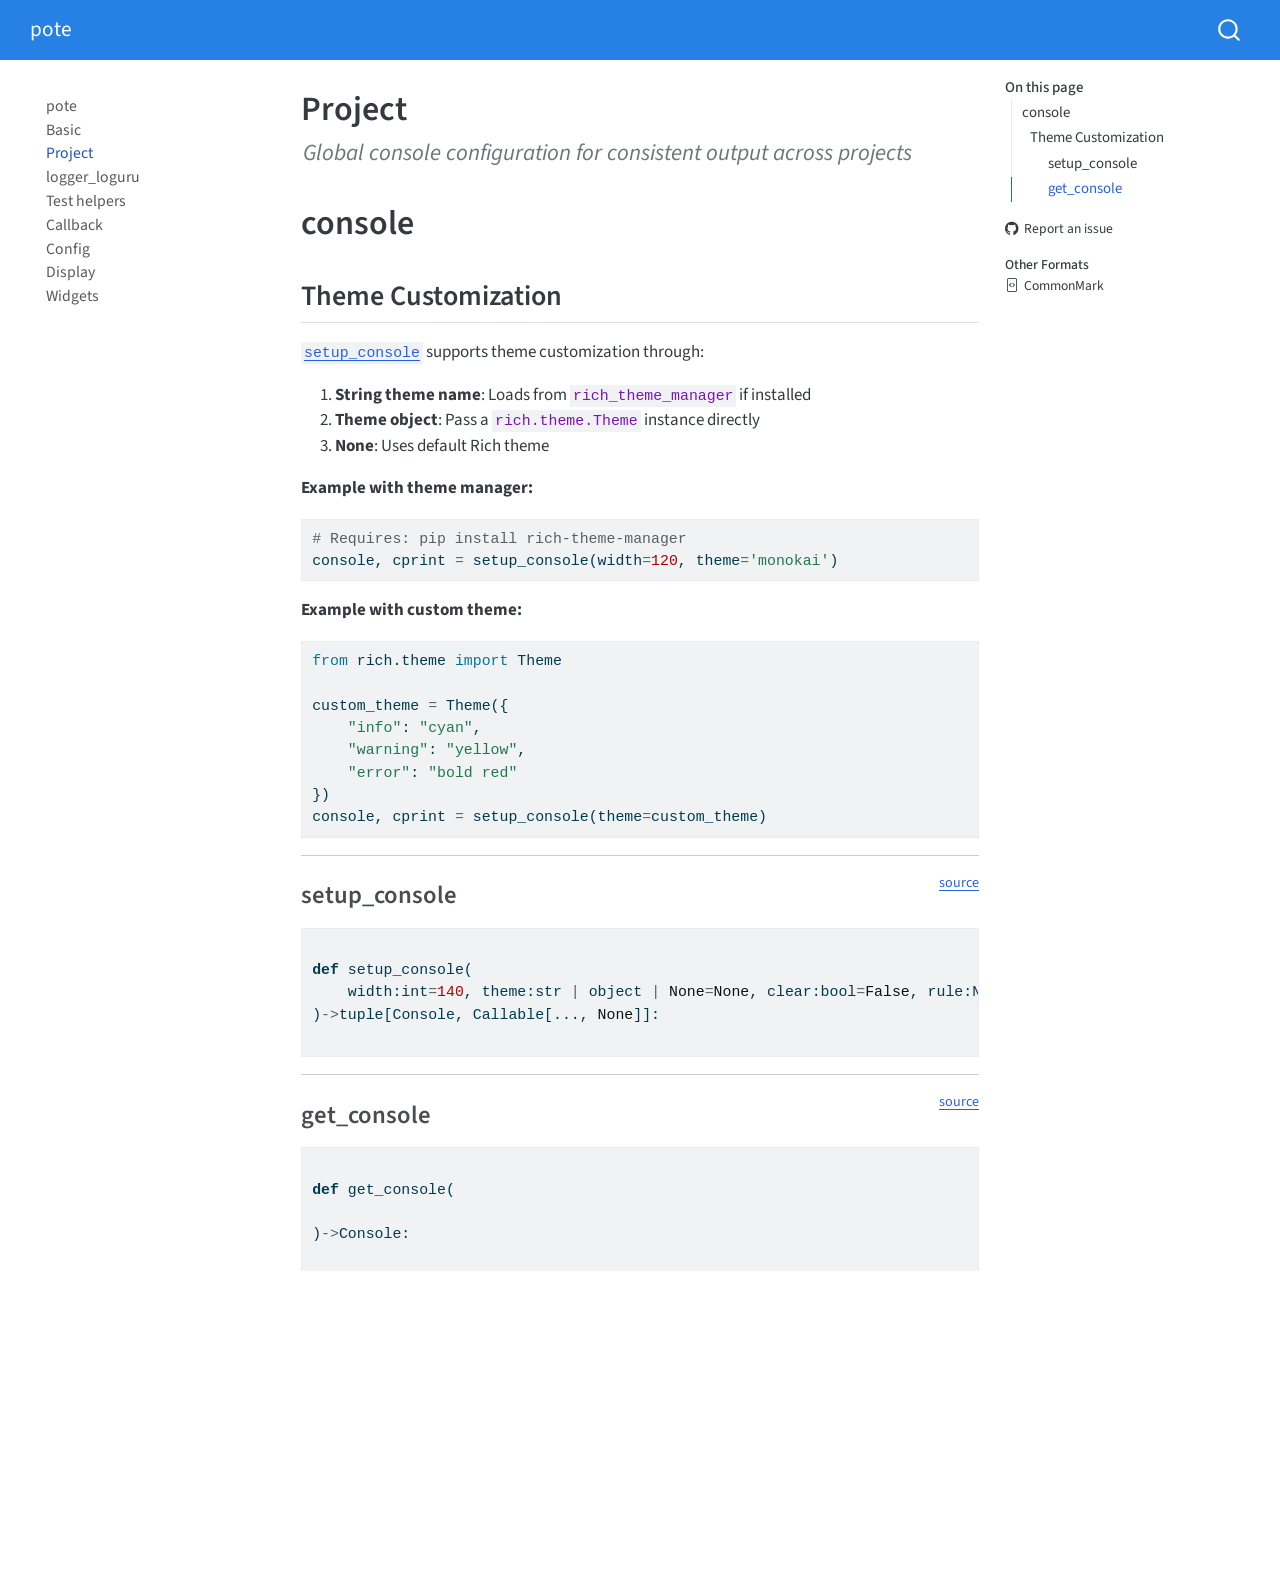
<file: project.html>
<!DOCTYPE html>
<html xmlns="http://www.w3.org/1999/xhtml" lang="en" xml:lang="en"><head>

<meta charset="utf-8">
<meta name="generator" content="quarto-1.8.27">

<meta name="viewport" content="width=device-width, initial-scale=1.0, user-scalable=yes">

<meta name="description" content="Global console configuration for consistent output across projects">

<title>Project – pote</title>
<style>
code{white-space: pre-wrap;}
span.smallcaps{font-variant: small-caps;}
div.columns{display: flex; gap: min(4vw, 1.5em);}
div.column{flex: auto; overflow-x: auto;}
div.hanging-indent{margin-left: 1.5em; text-indent: -1.5em;}
ul.task-list{list-style: none;}
ul.task-list li input[type="checkbox"] {
  width: 0.8em;
  margin: 0 0.8em 0.2em -1em; /* quarto-specific, see https://github.com/quarto-dev/quarto-cli/issues/4556 */ 
  vertical-align: middle;
}
/* CSS for syntax highlighting */
html { -webkit-text-size-adjust: 100%; }
pre > code.sourceCode { white-space: pre; position: relative; }
pre > code.sourceCode > span { display: inline-block; line-height: 1.25; }
pre > code.sourceCode > span:empty { height: 1.2em; }
.sourceCode { overflow: visible; }
code.sourceCode > span { color: inherit; text-decoration: inherit; }
div.sourceCode { margin: 1em 0; }
pre.sourceCode { margin: 0; }
@media screen {
div.sourceCode { overflow: auto; }
}
@media print {
pre > code.sourceCode { white-space: pre-wrap; }
pre > code.sourceCode > span { text-indent: -5em; padding-left: 5em; }
}
pre.numberSource code
  { counter-reset: source-line 0; }
pre.numberSource code > span
  { position: relative; left: -4em; counter-increment: source-line; }
pre.numberSource code > span > a:first-child::before
  { content: counter(source-line);
    position: relative; left: -1em; text-align: right; vertical-align: baseline;
    border: none; display: inline-block;
    -webkit-touch-callout: none; -webkit-user-select: none;
    -khtml-user-select: none; -moz-user-select: none;
    -ms-user-select: none; user-select: none;
    padding: 0 4px; width: 4em;
  }
pre.numberSource { margin-left: 3em;  padding-left: 4px; }
div.sourceCode
  {   }
@media screen {
pre > code.sourceCode > span > a:first-child::before { text-decoration: underline; }
}
</style>


<script src="site_libs/quarto-nav/quarto-nav.js"></script>
<script src="site_libs/quarto-nav/headroom.min.js"></script>
<script src="site_libs/clipboard/clipboard.min.js"></script>
<script src="site_libs/quarto-search/autocomplete.umd.js"></script>
<script src="site_libs/quarto-search/fuse.min.js"></script>
<script src="site_libs/quarto-search/quarto-search.js"></script>
<meta name="quarto:offset" content="./">
<script src="site_libs/quarto-html/quarto.js" type="module"></script>
<script src="site_libs/quarto-html/tabsets/tabsets.js" type="module"></script>
<script src="site_libs/quarto-html/axe/axe-check.js" type="module"></script>
<script src="site_libs/quarto-html/popper.min.js"></script>
<script src="site_libs/quarto-html/tippy.umd.min.js"></script>
<script src="site_libs/quarto-html/anchor.min.js"></script>
<link href="site_libs/quarto-html/tippy.css" rel="stylesheet">
<link href="site_libs/quarto-html/quarto-syntax-highlighting-ed96de9b727972fe78a7b5d16c58bf87.css" rel="stylesheet" id="quarto-text-highlighting-styles">
<script src="site_libs/bootstrap/bootstrap.min.js"></script>
<link href="site_libs/bootstrap/bootstrap-icons.css" rel="stylesheet">
<link href="site_libs/bootstrap/bootstrap-baedc78cbf92349237790bf011c153e8.min.css" rel="stylesheet" append-hash="true" id="quarto-bootstrap" data-mode="light">
<script id="quarto-search-options" type="application/json">{
  "location": "navbar",
  "copy-button": false,
  "collapse-after": 3,
  "panel-placement": "end",
  "type": "overlay",
  "limit": 50,
  "keyboard-shortcut": [
    "f",
    "/",
    "s"
  ],
  "show-item-context": false,
  "language": {
    "search-no-results-text": "No results",
    "search-matching-documents-text": "matching documents",
    "search-copy-link-title": "Copy link to search",
    "search-hide-matches-text": "Hide additional matches",
    "search-more-match-text": "more match in this document",
    "search-more-matches-text": "more matches in this document",
    "search-clear-button-title": "Clear",
    "search-text-placeholder": "",
    "search-detached-cancel-button-title": "Cancel",
    "search-submit-button-title": "Submit",
    "search-label": "Search"
  }
}</script>


<link rel="stylesheet" href="styles.css">
<meta property="og:title" content="Project – pote">
<meta property="og:description" content="Global console configuration for consistent output across projects">
<meta property="og:site_name" content="pote">
<meta name="twitter:title" content="Project – pote">
<meta name="twitter:description" content="Global console configuration for consistent output across projects">
<meta name="twitter:card" content="summary">
</head>

<body class="nav-sidebar floating nav-fixed quarto-light">

<div id="quarto-search-results"></div>
  <header id="quarto-header" class="headroom fixed-top">
    <nav class="navbar navbar-expand-lg " data-bs-theme="dark">
      <div class="navbar-container container-fluid">
      <div class="navbar-brand-container mx-auto">
    <a class="navbar-brand" href="./index.html">
    <span class="navbar-title">pote</span>
    </a>
  </div>
        <div class="quarto-navbar-tools tools-end">
</div>
          <div id="quarto-search" class="" title="Search"></div>
      </div> <!-- /container-fluid -->
    </nav>
  <nav class="quarto-secondary-nav">
    <div class="container-fluid d-flex">
      <button type="button" class="quarto-btn-toggle btn" data-bs-toggle="collapse" role="button" data-bs-target=".quarto-sidebar-collapse-item" aria-controls="quarto-sidebar" aria-expanded="false" aria-label="Toggle sidebar navigation" onclick="if (window.quartoToggleHeadroom) { window.quartoToggleHeadroom(); }">
        <i class="bi bi-layout-text-sidebar-reverse"></i>
      </button>
        <nav class="quarto-page-breadcrumbs" aria-label="breadcrumb"><ol class="breadcrumb"><li class="breadcrumb-item"><a href="./project.html">Project</a></li></ol></nav>
        <a class="flex-grow-1" role="navigation" data-bs-toggle="collapse" data-bs-target=".quarto-sidebar-collapse-item" aria-controls="quarto-sidebar" aria-expanded="false" aria-label="Toggle sidebar navigation" onclick="if (window.quartoToggleHeadroom) { window.quartoToggleHeadroom(); }">      
        </a>
    </div>
  </nav>
</header>
<!-- content -->
<div id="quarto-content" class="quarto-container page-columns page-rows-contents page-layout-article page-navbar">
<!-- sidebar -->
  <nav id="quarto-sidebar" class="sidebar collapse collapse-horizontal quarto-sidebar-collapse-item sidebar-navigation floating overflow-auto">
    <div class="sidebar-menu-container"> 
    <ul class="list-unstyled mt-1">
        <li class="sidebar-item">
  <div class="sidebar-item-container"> 
  <a href="./index.html" class="sidebar-item-text sidebar-link">
 <span class="menu-text">pote</span></a>
  </div>
</li>
        <li class="sidebar-item">
  <div class="sidebar-item-container"> 
  <a href="./basic.html" class="sidebar-item-text sidebar-link">
 <span class="menu-text">Basic</span></a>
  </div>
</li>
        <li class="sidebar-item">
  <div class="sidebar-item-container"> 
  <a href="./project.html" class="sidebar-item-text sidebar-link active">
 <span class="menu-text">Project</span></a>
  </div>
</li>
        <li class="sidebar-item">
  <div class="sidebar-item-container"> 
  <a href="./logger_loguru.html" class="sidebar-item-text sidebar-link">
 <span class="menu-text">logger_loguru</span></a>
  </div>
</li>
        <li class="sidebar-item">
  <div class="sidebar-item-container"> 
  <a href="./test.html" class="sidebar-item-text sidebar-link">
 <span class="menu-text">Test helpers</span></a>
  </div>
</li>
        <li class="sidebar-item">
  <div class="sidebar-item-container"> 
  <a href="./callback.html" class="sidebar-item-text sidebar-link">
 <span class="menu-text">Callback</span></a>
  </div>
</li>
        <li class="sidebar-item">
  <div class="sidebar-item-container"> 
  <a href="./config.html" class="sidebar-item-text sidebar-link">
 <span class="menu-text">Config</span></a>
  </div>
</li>
        <li class="sidebar-item">
  <div class="sidebar-item-container"> 
  <a href="./display.html" class="sidebar-item-text sidebar-link">
 <span class="menu-text">Display</span></a>
  </div>
</li>
        <li class="sidebar-item">
  <div class="sidebar-item-container"> 
  <a href="./widgets.html" class="sidebar-item-text sidebar-link">
 <span class="menu-text">Widgets</span></a>
  </div>
</li>
    </ul>
    </div>
</nav>
<div id="quarto-sidebar-glass" class="quarto-sidebar-collapse-item" data-bs-toggle="collapse" data-bs-target=".quarto-sidebar-collapse-item"></div>
<!-- margin-sidebar -->
    <div id="quarto-margin-sidebar" class="sidebar margin-sidebar">
        <nav id="TOC" role="doc-toc" class="toc-active">
    <h2 id="toc-title">On this page</h2>
   
  <ul>
  <li><a href="#console" id="toc-console" class="nav-link active" data-scroll-target="#console">console</a>
  <ul class="collapse">
  <li><a href="#theme-customization" id="toc-theme-customization" class="nav-link" data-scroll-target="#theme-customization">Theme Customization</a>
  <ul class="collapse">
  <li><a href="#setup_console" id="toc-setup_console" class="nav-link" data-scroll-target="#setup_console">setup_console</a></li>
  <li><a href="#get_console" id="toc-get_console" class="nav-link" data-scroll-target="#get_console">get_console</a></li>
  </ul></li>
  </ul></li>
  </ul>
<div class="toc-actions"><ul><li><a href="https://github.com/civvic/pote/issues/new" class="toc-action"><i class="bi bi-github"></i>Report an issue</a></li></ul></div><div class="quarto-alternate-formats"><h2>Other Formats</h2><ul><li><a href="project.html.md"><i class="bi bi-file-code"></i>CommonMark</a></li></ul></div></nav>
    </div>
<!-- main -->
<main class="content" id="quarto-document-content">

<header id="title-block-header" class="quarto-title-block default">
<div class="quarto-title">
<h1 class="title">Project</h1>
</div>

<div>
  <div class="description">
    Global console configuration for consistent output across projects
  </div>
</div>


<div class="quarto-title-meta">

    
  
    
  </div>
  


</header>


<!-- WARNING: THIS FILE WAS AUTOGENERATED! DO NOT EDIT! -->
<!-- # Prologue -->
<section id="console" class="level1">
<h1>console</h1>
<section id="theme-customization" class="level2">
<h2 class="anchored" data-anchor-id="theme-customization">Theme Customization</h2>
<p><a href="https://civvic.github.io/pote/project.html#setup_console"><code>setup_console</code></a> supports theme customization through:</p>
<ol type="1">
<li><strong>String theme name</strong>: Loads from <code>rich_theme_manager</code> if installed</li>
<li><strong>Theme object</strong>: Pass a <code>rich.theme.Theme</code> instance directly</li>
<li><strong>None</strong>: Uses default Rich theme</li>
</ol>
<p><strong>Example with theme manager:</strong></p>
<div class="code-copy-outer-scaffold"><div class="sourceCode" id="cb1"><pre class="sourceCode python code-with-copy"><code class="sourceCode python"><span id="cb1-1"><a href="#cb1-1" aria-hidden="true" tabindex="-1"></a><span class="co"># Requires: pip install rich-theme-manager</span></span>
<span id="cb1-2"><a href="#cb1-2" aria-hidden="true" tabindex="-1"></a>console, cprint <span class="op">=</span> setup_console(width<span class="op">=</span><span class="dv">120</span>, theme<span class="op">=</span><span class="st">'monokai'</span>)</span></code></pre></div><button title="Copy to Clipboard" class="code-copy-button"><i class="bi"></i></button></div>
<p><strong>Example with custom theme:</strong></p>
<div class="code-copy-outer-scaffold"><div class="sourceCode" id="cb2"><pre class="sourceCode python code-with-copy"><code class="sourceCode python"><span id="cb2-1"><a href="#cb2-1" aria-hidden="true" tabindex="-1"></a><span class="im">from</span> rich.theme <span class="im">import</span> Theme</span>
<span id="cb2-2"><a href="#cb2-2" aria-hidden="true" tabindex="-1"></a></span>
<span id="cb2-3"><a href="#cb2-3" aria-hidden="true" tabindex="-1"></a>custom_theme <span class="op">=</span> Theme({</span>
<span id="cb2-4"><a href="#cb2-4" aria-hidden="true" tabindex="-1"></a>    <span class="st">"info"</span>: <span class="st">"cyan"</span>,</span>
<span id="cb2-5"><a href="#cb2-5" aria-hidden="true" tabindex="-1"></a>    <span class="st">"warning"</span>: <span class="st">"yellow"</span>,</span>
<span id="cb2-6"><a href="#cb2-6" aria-hidden="true" tabindex="-1"></a>    <span class="st">"error"</span>: <span class="st">"bold red"</span></span>
<span id="cb2-7"><a href="#cb2-7" aria-hidden="true" tabindex="-1"></a>})</span>
<span id="cb2-8"><a href="#cb2-8" aria-hidden="true" tabindex="-1"></a>console, cprint <span class="op">=</span> setup_console(theme<span class="op">=</span>custom_theme)</span></code></pre></div><button title="Copy to Clipboard" class="code-copy-button"><i class="bi"></i></button></div>
<hr>
<p><a href="https://github.com/civvic/pote/blob/main/pote/project.py#L43" target="_blank" style="float:right; font-size:smaller">source</a></p>
<section id="setup_console" class="level3">
<h3 class="anchored" data-anchor-id="setup_console">setup_console</h3>
<div class="code-copy-outer-scaffold"><div class="sourceCode" id="cb3"><pre class="sourceCode python code-with-copy"><code class="sourceCode python"><span id="cb3-1"><a href="#cb3-1" aria-hidden="true" tabindex="-1"></a></span>
<span id="cb3-2"><a href="#cb3-2" aria-hidden="true" tabindex="-1"></a><span class="kw">def</span> setup_console(</span>
<span id="cb3-3"><a href="#cb3-3" aria-hidden="true" tabindex="-1"></a>    width:<span class="bu">int</span><span class="op">=</span><span class="dv">140</span>, theme:<span class="bu">str</span> <span class="op">|</span> <span class="bu">object</span> <span class="op">|</span> <span class="va">None</span><span class="op">=</span><span class="va">None</span>, clear:<span class="bu">bool</span><span class="op">=</span><span class="va">False</span>, rule:NoneType<span class="op">=</span><span class="va">None</span></span>
<span id="cb3-4"><a href="#cb3-4" aria-hidden="true" tabindex="-1"></a>)<span class="op">-&gt;</span><span class="bu">tuple</span>[Console, Callable[..., <span class="va">None</span>]]:</span>
<span id="cb3-5"><a href="#cb3-5" aria-hidden="true" tabindex="-1"></a></span></code></pre></div><button title="Copy to Clipboard" class="code-copy-button"><i class="bi"></i></button></div>
<hr>
<p><a href="https://github.com/civvic/pote/blob/main/pote/project.py#L38" target="_blank" style="float:right; font-size:smaller">source</a></p>
</section>
<section id="get_console" class="level3">
<h3 class="anchored" data-anchor-id="get_console">get_console</h3>
<div class="code-copy-outer-scaffold"><div class="sourceCode" id="cb4"><pre class="sourceCode python code-with-copy"><code class="sourceCode python"><span id="cb4-1"><a href="#cb4-1" aria-hidden="true" tabindex="-1"></a></span>
<span id="cb4-2"><a href="#cb4-2" aria-hidden="true" tabindex="-1"></a><span class="kw">def</span> get_console(</span>
<span id="cb4-3"><a href="#cb4-3" aria-hidden="true" tabindex="-1"></a>    </span>
<span id="cb4-4"><a href="#cb4-4" aria-hidden="true" tabindex="-1"></a>)<span class="op">-&gt;</span>Console:</span>
<span id="cb4-5"><a href="#cb4-5" aria-hidden="true" tabindex="-1"></a></span></code></pre></div><button title="Copy to Clipboard" class="code-copy-button"><i class="bi"></i></button></div>
<p><em>Globally configured console</em></p>
<div id="ecf8a3b5" class="cell">
<div class="code-copy-outer-scaffold"><div class="sourceCode cell-code" id="cb5"><pre class="sourceCode python code-with-copy"><code class="sourceCode python"><span id="cb5-1"><a href="#cb5-1" aria-hidden="true" tabindex="-1"></a><span class="bu">print</span>(_CONSOLE)</span></code></pre></div><button title="Copy to Clipboard" class="code-copy-button"><i class="bi"></i></button></div>
<div class="cell-output cell-output-stdout">
<pre><code>&lt;console width=140 ColorSystem.TRUECOLOR&gt;</code></pre>
</div>
</div>
<hr>
<!-- # Colophon -->


</section>
</section>
</section>

</main> <!-- /main -->
<script id="quarto-html-after-body" type="application/javascript">
  window.document.addEventListener("DOMContentLoaded", function (event) {
    const icon = "";
    const anchorJS = new window.AnchorJS();
    anchorJS.options = {
      placement: 'right',
      icon: icon
    };
    anchorJS.add('.anchored');
    const isCodeAnnotation = (el) => {
      for (const clz of el.classList) {
        if (clz.startsWith('code-annotation-')) {                     
          return true;
        }
      }
      return false;
    }
    const onCopySuccess = function(e) {
      // button target
      const button = e.trigger;
      // don't keep focus
      button.blur();
      // flash "checked"
      button.classList.add('code-copy-button-checked');
      var currentTitle = button.getAttribute("title");
      button.setAttribute("title", "Copied!");
      let tooltip;
      if (window.bootstrap) {
        button.setAttribute("data-bs-toggle", "tooltip");
        button.setAttribute("data-bs-placement", "left");
        button.setAttribute("data-bs-title", "Copied!");
        tooltip = new bootstrap.Tooltip(button, 
          { trigger: "manual", 
            customClass: "code-copy-button-tooltip",
            offset: [0, -8]});
        tooltip.show();    
      }
      setTimeout(function() {
        if (tooltip) {
          tooltip.hide();
          button.removeAttribute("data-bs-title");
          button.removeAttribute("data-bs-toggle");
          button.removeAttribute("data-bs-placement");
        }
        button.setAttribute("title", currentTitle);
        button.classList.remove('code-copy-button-checked');
      }, 1000);
      // clear code selection
      e.clearSelection();
    }
    const getTextToCopy = function(trigger) {
      const outerScaffold = trigger.parentElement.cloneNode(true);
      const codeEl = outerScaffold.querySelector('code');
      for (const childEl of codeEl.children) {
        if (isCodeAnnotation(childEl)) {
          childEl.remove();
        }
      }
      return codeEl.innerText;
    }
    const clipboard = new window.ClipboardJS('.code-copy-button:not([data-in-quarto-modal])', {
      text: getTextToCopy
    });
    clipboard.on('success', onCopySuccess);
    if (window.document.getElementById('quarto-embedded-source-code-modal')) {
      const clipboardModal = new window.ClipboardJS('.code-copy-button[data-in-quarto-modal]', {
        text: getTextToCopy,
        container: window.document.getElementById('quarto-embedded-source-code-modal')
      });
      clipboardModal.on('success', onCopySuccess);
    }
      var localhostRegex = new RegExp(/^(?:http|https):\/\/localhost\:?[0-9]*\//);
      var mailtoRegex = new RegExp(/^mailto:/);
        var filterRegex = new RegExp("https:\/\/civvic\.github\.io\/pote");
      var isInternal = (href) => {
          return filterRegex.test(href) || localhostRegex.test(href) || mailtoRegex.test(href);
      }
      // Inspect non-navigation links and adorn them if external
     var links = window.document.querySelectorAll('a[href]:not(.nav-link):not(.navbar-brand):not(.toc-action):not(.sidebar-link):not(.sidebar-item-toggle):not(.pagination-link):not(.no-external):not([aria-hidden]):not(.dropdown-item):not(.quarto-navigation-tool):not(.about-link)');
      for (var i=0; i<links.length; i++) {
        const link = links[i];
        if (!isInternal(link.href)) {
          // undo the damage that might have been done by quarto-nav.js in the case of
          // links that we want to consider external
          if (link.dataset.originalHref !== undefined) {
            link.href = link.dataset.originalHref;
          }
        }
      }
    function tippyHover(el, contentFn, onTriggerFn, onUntriggerFn) {
      const config = {
        allowHTML: true,
        maxWidth: 500,
        delay: 100,
        arrow: false,
        appendTo: function(el) {
            return el.parentElement;
        },
        interactive: true,
        interactiveBorder: 10,
        theme: 'quarto',
        placement: 'bottom-start',
      };
      if (contentFn) {
        config.content = contentFn;
      }
      if (onTriggerFn) {
        config.onTrigger = onTriggerFn;
      }
      if (onUntriggerFn) {
        config.onUntrigger = onUntriggerFn;
      }
      window.tippy(el, config); 
    }
    const noterefs = window.document.querySelectorAll('a[role="doc-noteref"]');
    for (var i=0; i<noterefs.length; i++) {
      const ref = noterefs[i];
      tippyHover(ref, function() {
        // use id or data attribute instead here
        let href = ref.getAttribute('data-footnote-href') || ref.getAttribute('href');
        try { href = new URL(href).hash; } catch {}
        const id = href.replace(/^#\/?/, "");
        const note = window.document.getElementById(id);
        if (note) {
          return note.innerHTML;
        } else {
          return "";
        }
      });
    }
    const xrefs = window.document.querySelectorAll('a.quarto-xref');
    const processXRef = (id, note) => {
      // Strip column container classes
      const stripColumnClz = (el) => {
        el.classList.remove("page-full", "page-columns");
        if (el.children) {
          for (const child of el.children) {
            stripColumnClz(child);
          }
        }
      }
      stripColumnClz(note)
      if (id === null || id.startsWith('sec-')) {
        // Special case sections, only their first couple elements
        const container = document.createElement("div");
        if (note.children && note.children.length > 2) {
          container.appendChild(note.children[0].cloneNode(true));
          for (let i = 1; i < note.children.length; i++) {
            const child = note.children[i];
            if (child.tagName === "P" && child.innerText === "") {
              continue;
            } else {
              container.appendChild(child.cloneNode(true));
              break;
            }
          }
          if (window.Quarto?.typesetMath) {
            window.Quarto.typesetMath(container);
          }
          return container.innerHTML
        } else {
          if (window.Quarto?.typesetMath) {
            window.Quarto.typesetMath(note);
          }
          return note.innerHTML;
        }
      } else {
        // Remove any anchor links if they are present
        const anchorLink = note.querySelector('a.anchorjs-link');
        if (anchorLink) {
          anchorLink.remove();
        }
        if (window.Quarto?.typesetMath) {
          window.Quarto.typesetMath(note);
        }
        if (note.classList.contains("callout")) {
          return note.outerHTML;
        } else {
          return note.innerHTML;
        }
      }
    }
    for (var i=0; i<xrefs.length; i++) {
      const xref = xrefs[i];
      tippyHover(xref, undefined, function(instance) {
        instance.disable();
        let url = xref.getAttribute('href');
        let hash = undefined; 
        if (url.startsWith('#')) {
          hash = url;
        } else {
          try { hash = new URL(url).hash; } catch {}
        }
        if (hash) {
          const id = hash.replace(/^#\/?/, "");
          const note = window.document.getElementById(id);
          if (note !== null) {
            try {
              const html = processXRef(id, note.cloneNode(true));
              instance.setContent(html);
            } finally {
              instance.enable();
              instance.show();
            }
          } else {
            // See if we can fetch this
            fetch(url.split('#')[0])
            .then(res => res.text())
            .then(html => {
              const parser = new DOMParser();
              const htmlDoc = parser.parseFromString(html, "text/html");
              const note = htmlDoc.getElementById(id);
              if (note !== null) {
                const html = processXRef(id, note);
                instance.setContent(html);
              } 
            }).finally(() => {
              instance.enable();
              instance.show();
            });
          }
        } else {
          // See if we can fetch a full url (with no hash to target)
          // This is a special case and we should probably do some content thinning / targeting
          fetch(url)
          .then(res => res.text())
          .then(html => {
            const parser = new DOMParser();
            const htmlDoc = parser.parseFromString(html, "text/html");
            const note = htmlDoc.querySelector('main.content');
            if (note !== null) {
              // This should only happen for chapter cross references
              // (since there is no id in the URL)
              // remove the first header
              if (note.children.length > 0 && note.children[0].tagName === "HEADER") {
                note.children[0].remove();
              }
              const html = processXRef(null, note);
              instance.setContent(html);
            } 
          }).finally(() => {
            instance.enable();
            instance.show();
          });
        }
      }, function(instance) {
      });
    }
        let selectedAnnoteEl;
        const selectorForAnnotation = ( cell, annotation) => {
          let cellAttr = 'data-code-cell="' + cell + '"';
          let lineAttr = 'data-code-annotation="' +  annotation + '"';
          const selector = 'span[' + cellAttr + '][' + lineAttr + ']';
          return selector;
        }
        const selectCodeLines = (annoteEl) => {
          const doc = window.document;
          const targetCell = annoteEl.getAttribute("data-target-cell");
          const targetAnnotation = annoteEl.getAttribute("data-target-annotation");
          const annoteSpan = window.document.querySelector(selectorForAnnotation(targetCell, targetAnnotation));
          const lines = annoteSpan.getAttribute("data-code-lines").split(",");
          const lineIds = lines.map((line) => {
            return targetCell + "-" + line;
          })
          let top = null;
          let height = null;
          let parent = null;
          if (lineIds.length > 0) {
              //compute the position of the single el (top and bottom and make a div)
              const el = window.document.getElementById(lineIds[0]);
              top = el.offsetTop;
              height = el.offsetHeight;
              parent = el.parentElement.parentElement;
            if (lineIds.length > 1) {
              const lastEl = window.document.getElementById(lineIds[lineIds.length - 1]);
              const bottom = lastEl.offsetTop + lastEl.offsetHeight;
              height = bottom - top;
            }
            if (top !== null && height !== null && parent !== null) {
              // cook up a div (if necessary) and position it 
              let div = window.document.getElementById("code-annotation-line-highlight");
              if (div === null) {
                div = window.document.createElement("div");
                div.setAttribute("id", "code-annotation-line-highlight");
                div.style.position = 'absolute';
                parent.appendChild(div);
              }
              div.style.top = top - 2 + "px";
              div.style.height = height + 4 + "px";
              div.style.left = 0;
              let gutterDiv = window.document.getElementById("code-annotation-line-highlight-gutter");
              if (gutterDiv === null) {
                gutterDiv = window.document.createElement("div");
                gutterDiv.setAttribute("id", "code-annotation-line-highlight-gutter");
                gutterDiv.style.position = 'absolute';
                const codeCell = window.document.getElementById(targetCell);
                const gutter = codeCell.querySelector('.code-annotation-gutter');
                gutter.appendChild(gutterDiv);
              }
              gutterDiv.style.top = top - 2 + "px";
              gutterDiv.style.height = height + 4 + "px";
            }
            selectedAnnoteEl = annoteEl;
          }
        };
        const unselectCodeLines = () => {
          const elementsIds = ["code-annotation-line-highlight", "code-annotation-line-highlight-gutter"];
          elementsIds.forEach((elId) => {
            const div = window.document.getElementById(elId);
            if (div) {
              div.remove();
            }
          });
          selectedAnnoteEl = undefined;
        };
          // Handle positioning of the toggle
      window.addEventListener(
        "resize",
        throttle(() => {
          elRect = undefined;
          if (selectedAnnoteEl) {
            selectCodeLines(selectedAnnoteEl);
          }
        }, 10)
      );
      function throttle(fn, ms) {
      let throttle = false;
      let timer;
        return (...args) => {
          if(!throttle) { // first call gets through
              fn.apply(this, args);
              throttle = true;
          } else { // all the others get throttled
              if(timer) clearTimeout(timer); // cancel #2
              timer = setTimeout(() => {
                fn.apply(this, args);
                timer = throttle = false;
              }, ms);
          }
        };
      }
        // Attach click handler to the DT
        const annoteDls = window.document.querySelectorAll('dt[data-target-cell]');
        for (const annoteDlNode of annoteDls) {
          annoteDlNode.addEventListener('click', (event) => {
            const clickedEl = event.target;
            if (clickedEl !== selectedAnnoteEl) {
              unselectCodeLines();
              const activeEl = window.document.querySelector('dt[data-target-cell].code-annotation-active');
              if (activeEl) {
                activeEl.classList.remove('code-annotation-active');
              }
              selectCodeLines(clickedEl);
              clickedEl.classList.add('code-annotation-active');
            } else {
              // Unselect the line
              unselectCodeLines();
              clickedEl.classList.remove('code-annotation-active');
            }
          });
        }
    const findCites = (el) => {
      const parentEl = el.parentElement;
      if (parentEl) {
        const cites = parentEl.dataset.cites;
        if (cites) {
          return {
            el,
            cites: cites.split(' ')
          };
        } else {
          return findCites(el.parentElement)
        }
      } else {
        return undefined;
      }
    };
    var bibliorefs = window.document.querySelectorAll('a[role="doc-biblioref"]');
    for (var i=0; i<bibliorefs.length; i++) {
      const ref = bibliorefs[i];
      const citeInfo = findCites(ref);
      if (citeInfo) {
        tippyHover(citeInfo.el, function() {
          var popup = window.document.createElement('div');
          citeInfo.cites.forEach(function(cite) {
            var citeDiv = window.document.createElement('div');
            citeDiv.classList.add('hanging-indent');
            citeDiv.classList.add('csl-entry');
            var biblioDiv = window.document.getElementById('ref-' + cite);
            if (biblioDiv) {
              citeDiv.innerHTML = biblioDiv.innerHTML;
            }
            popup.appendChild(citeDiv);
          });
          return popup.innerHTML;
        });
      }
    }
  });
  </script>
</div> <!-- /content -->




<footer class="footer"><div class="nav-footer"><div class="nav-footer-center"><div class="toc-actions d-sm-block d-md-none"><ul><li><a href="https://github.com/civvic/pote/issues/new" class="toc-action"><i class="bi bi-github"></i>Report an issue</a></li></ul></div></div></div></footer></body></html>
</file>
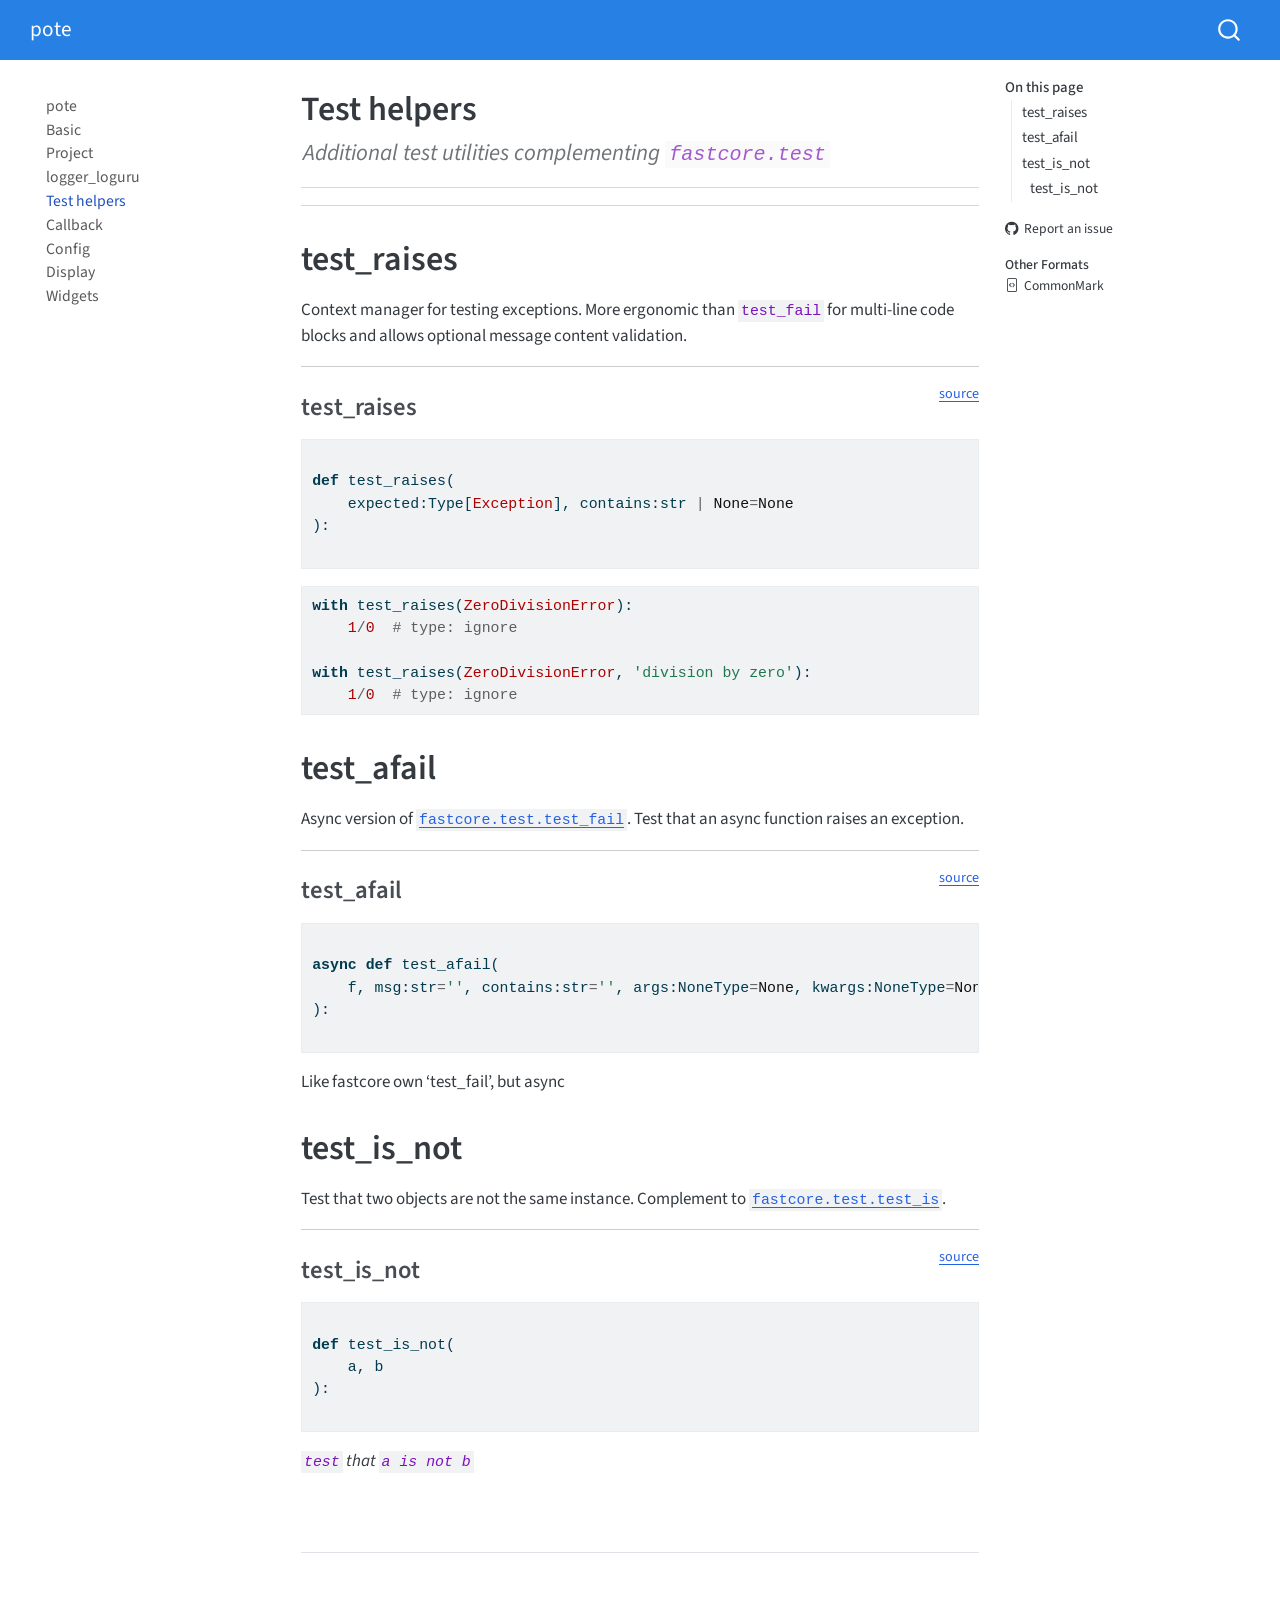
<file: test.html>
<!DOCTYPE html>
<html xmlns="http://www.w3.org/1999/xhtml" lang="en" xml:lang="en"><head>

<meta charset="utf-8">
<meta name="generator" content="quarto-1.8.27">

<meta name="viewport" content="width=device-width, initial-scale=1.0, user-scalable=yes">

<meta name="description" content="Additional test utilities complementing fastcore.test">

<title>Test helpers – pote</title>
<style>
code{white-space: pre-wrap;}
span.smallcaps{font-variant: small-caps;}
div.columns{display: flex; gap: min(4vw, 1.5em);}
div.column{flex: auto; overflow-x: auto;}
div.hanging-indent{margin-left: 1.5em; text-indent: -1.5em;}
ul.task-list{list-style: none;}
ul.task-list li input[type="checkbox"] {
  width: 0.8em;
  margin: 0 0.8em 0.2em -1em; /* quarto-specific, see https://github.com/quarto-dev/quarto-cli/issues/4556 */ 
  vertical-align: middle;
}
/* CSS for syntax highlighting */
html { -webkit-text-size-adjust: 100%; }
pre > code.sourceCode { white-space: pre; position: relative; }
pre > code.sourceCode > span { display: inline-block; line-height: 1.25; }
pre > code.sourceCode > span:empty { height: 1.2em; }
.sourceCode { overflow: visible; }
code.sourceCode > span { color: inherit; text-decoration: inherit; }
div.sourceCode { margin: 1em 0; }
pre.sourceCode { margin: 0; }
@media screen {
div.sourceCode { overflow: auto; }
}
@media print {
pre > code.sourceCode { white-space: pre-wrap; }
pre > code.sourceCode > span { text-indent: -5em; padding-left: 5em; }
}
pre.numberSource code
  { counter-reset: source-line 0; }
pre.numberSource code > span
  { position: relative; left: -4em; counter-increment: source-line; }
pre.numberSource code > span > a:first-child::before
  { content: counter(source-line);
    position: relative; left: -1em; text-align: right; vertical-align: baseline;
    border: none; display: inline-block;
    -webkit-touch-callout: none; -webkit-user-select: none;
    -khtml-user-select: none; -moz-user-select: none;
    -ms-user-select: none; user-select: none;
    padding: 0 4px; width: 4em;
  }
pre.numberSource { margin-left: 3em;  padding-left: 4px; }
div.sourceCode
  {   }
@media screen {
pre > code.sourceCode > span > a:first-child::before { text-decoration: underline; }
}
</style>


<script src="site_libs/quarto-nav/quarto-nav.js"></script>
<script src="site_libs/quarto-nav/headroom.min.js"></script>
<script src="site_libs/clipboard/clipboard.min.js"></script>
<script src="site_libs/quarto-search/autocomplete.umd.js"></script>
<script src="site_libs/quarto-search/fuse.min.js"></script>
<script src="site_libs/quarto-search/quarto-search.js"></script>
<meta name="quarto:offset" content="./">
<script src="site_libs/quarto-html/quarto.js" type="module"></script>
<script src="site_libs/quarto-html/tabsets/tabsets.js" type="module"></script>
<script src="site_libs/quarto-html/axe/axe-check.js" type="module"></script>
<script src="site_libs/quarto-html/popper.min.js"></script>
<script src="site_libs/quarto-html/tippy.umd.min.js"></script>
<script src="site_libs/quarto-html/anchor.min.js"></script>
<link href="site_libs/quarto-html/tippy.css" rel="stylesheet">
<link href="site_libs/quarto-html/quarto-syntax-highlighting-ed96de9b727972fe78a7b5d16c58bf87.css" rel="stylesheet" id="quarto-text-highlighting-styles">
<script src="site_libs/bootstrap/bootstrap.min.js"></script>
<link href="site_libs/bootstrap/bootstrap-icons.css" rel="stylesheet">
<link href="site_libs/bootstrap/bootstrap-baedc78cbf92349237790bf011c153e8.min.css" rel="stylesheet" append-hash="true" id="quarto-bootstrap" data-mode="light">
<script id="quarto-search-options" type="application/json">{
  "location": "navbar",
  "copy-button": false,
  "collapse-after": 3,
  "panel-placement": "end",
  "type": "overlay",
  "limit": 50,
  "keyboard-shortcut": [
    "f",
    "/",
    "s"
  ],
  "show-item-context": false,
  "language": {
    "search-no-results-text": "No results",
    "search-matching-documents-text": "matching documents",
    "search-copy-link-title": "Copy link to search",
    "search-hide-matches-text": "Hide additional matches",
    "search-more-match-text": "more match in this document",
    "search-more-matches-text": "more matches in this document",
    "search-clear-button-title": "Clear",
    "search-text-placeholder": "",
    "search-detached-cancel-button-title": "Cancel",
    "search-submit-button-title": "Submit",
    "search-label": "Search"
  }
}</script>


<link rel="stylesheet" href="styles.css">
<meta property="og:title" content="Test helpers – pote">
<meta property="og:description" content="Additional test utilities complementing fastcore.test">
<meta property="og:site_name" content="pote">
<meta name="twitter:title" content="Test helpers – pote">
<meta name="twitter:description" content="Additional test utilities complementing fastcore.test">
<meta name="twitter:card" content="summary">
</head>

<body class="nav-sidebar floating nav-fixed quarto-light">

<div id="quarto-search-results"></div>
  <header id="quarto-header" class="headroom fixed-top">
    <nav class="navbar navbar-expand-lg " data-bs-theme="dark">
      <div class="navbar-container container-fluid">
      <div class="navbar-brand-container mx-auto">
    <a class="navbar-brand" href="./index.html">
    <span class="navbar-title">pote</span>
    </a>
  </div>
        <div class="quarto-navbar-tools tools-end">
</div>
          <div id="quarto-search" class="" title="Search"></div>
      </div> <!-- /container-fluid -->
    </nav>
  <nav class="quarto-secondary-nav">
    <div class="container-fluid d-flex">
      <button type="button" class="quarto-btn-toggle btn" data-bs-toggle="collapse" role="button" data-bs-target=".quarto-sidebar-collapse-item" aria-controls="quarto-sidebar" aria-expanded="false" aria-label="Toggle sidebar navigation" onclick="if (window.quartoToggleHeadroom) { window.quartoToggleHeadroom(); }">
        <i class="bi bi-layout-text-sidebar-reverse"></i>
      </button>
        <nav class="quarto-page-breadcrumbs" aria-label="breadcrumb"><ol class="breadcrumb"><li class="breadcrumb-item"><a href="./test.html">Test helpers</a></li></ol></nav>
        <a class="flex-grow-1" role="navigation" data-bs-toggle="collapse" data-bs-target=".quarto-sidebar-collapse-item" aria-controls="quarto-sidebar" aria-expanded="false" aria-label="Toggle sidebar navigation" onclick="if (window.quartoToggleHeadroom) { window.quartoToggleHeadroom(); }">      
        </a>
    </div>
  </nav>
</header>
<!-- content -->
<div id="quarto-content" class="quarto-container page-columns page-rows-contents page-layout-article page-navbar">
<!-- sidebar -->
  <nav id="quarto-sidebar" class="sidebar collapse collapse-horizontal quarto-sidebar-collapse-item sidebar-navigation floating overflow-auto">
    <div class="sidebar-menu-container"> 
    <ul class="list-unstyled mt-1">
        <li class="sidebar-item">
  <div class="sidebar-item-container"> 
  <a href="./index.html" class="sidebar-item-text sidebar-link">
 <span class="menu-text">pote</span></a>
  </div>
</li>
        <li class="sidebar-item">
  <div class="sidebar-item-container"> 
  <a href="./basic.html" class="sidebar-item-text sidebar-link">
 <span class="menu-text">Basic</span></a>
  </div>
</li>
        <li class="sidebar-item">
  <div class="sidebar-item-container"> 
  <a href="./project.html" class="sidebar-item-text sidebar-link">
 <span class="menu-text">Project</span></a>
  </div>
</li>
        <li class="sidebar-item">
  <div class="sidebar-item-container"> 
  <a href="./logger_loguru.html" class="sidebar-item-text sidebar-link">
 <span class="menu-text">logger_loguru</span></a>
  </div>
</li>
        <li class="sidebar-item">
  <div class="sidebar-item-container"> 
  <a href="./test.html" class="sidebar-item-text sidebar-link active">
 <span class="menu-text">Test helpers</span></a>
  </div>
</li>
        <li class="sidebar-item">
  <div class="sidebar-item-container"> 
  <a href="./callback.html" class="sidebar-item-text sidebar-link">
 <span class="menu-text">Callback</span></a>
  </div>
</li>
        <li class="sidebar-item">
  <div class="sidebar-item-container"> 
  <a href="./config.html" class="sidebar-item-text sidebar-link">
 <span class="menu-text">Config</span></a>
  </div>
</li>
        <li class="sidebar-item">
  <div class="sidebar-item-container"> 
  <a href="./display.html" class="sidebar-item-text sidebar-link">
 <span class="menu-text">Display</span></a>
  </div>
</li>
        <li class="sidebar-item">
  <div class="sidebar-item-container"> 
  <a href="./widgets.html" class="sidebar-item-text sidebar-link">
 <span class="menu-text">Widgets</span></a>
  </div>
</li>
    </ul>
    </div>
</nav>
<div id="quarto-sidebar-glass" class="quarto-sidebar-collapse-item" data-bs-toggle="collapse" data-bs-target=".quarto-sidebar-collapse-item"></div>
<!-- margin-sidebar -->
    <div id="quarto-margin-sidebar" class="sidebar margin-sidebar">
        <nav id="TOC" role="doc-toc" class="toc-active">
    <h2 id="toc-title">On this page</h2>
   
  <ul>
  <li><a href="#test_raises" id="toc-test_raises" class="nav-link active" data-scroll-target="#test_raises">test_raises</a>
  <ul class="collapse">
  <li><a href="#test_raises-1" id="toc-test_raises-1" class="nav-link" data-scroll-target="#test_raises-1">test_raises</a></li>
  </ul></li>
  <li><a href="#test_afail" id="toc-test_afail" class="nav-link" data-scroll-target="#test_afail">test_afail</a>
  <ul class="collapse">
  <li><a href="#test_afail-1" id="toc-test_afail-1" class="nav-link" data-scroll-target="#test_afail-1">test_afail</a></li>
  </ul></li>
  <li><a href="#test_is_not" id="toc-test_is_not" class="nav-link" data-scroll-target="#test_is_not">test_is_not</a>
  <ul class="collapse">
  <li><a href="#test_is_not-1" id="toc-test_is_not-1" class="nav-link" data-scroll-target="#test_is_not-1">test_is_not</a></li>
  <li><a href="#section" id="toc-section" class="nav-link" data-scroll-target="#section"><!-- # Colophon --></a></li>
  </ul></li>
  </ul>
<div class="toc-actions"><ul><li><a href="https://github.com/civvic/pote/issues/new" class="toc-action"><i class="bi bi-github"></i>Report an issue</a></li></ul></div><div class="quarto-alternate-formats"><h2>Other Formats</h2><ul><li><a href="test.html.md"><i class="bi bi-file-code"></i>CommonMark</a></li></ul></div></nav>
    </div>
<!-- main -->
<main class="content" id="quarto-document-content">

<header id="title-block-header" class="quarto-title-block default">
<div class="quarto-title">
<h1 class="title">Test helpers</h1>
</div>

<div>
  <div class="description">
    Additional test utilities complementing <code>fastcore.test</code>
  </div>
</div>


<div class="quarto-title-meta">

    
  
    
  </div>
  


</header>


<!-- WARNING: THIS FILE WAS AUTOGENERATED! DO NOT EDIT! -->
<table class="caption-top table">
<colgroup>
<col style="width: 6%">
</colgroup>
<tbody>
<tr class="odd">
<td><!-- # Prologue --></td>
</tr>
</tbody>
</table>
<section id="test_raises" class="level1">
<h1>test_raises</h1>
<p>Context manager for testing exceptions. More ergonomic than <code>test_fail</code> for multi-line code blocks and allows optional message content validation.</p>
<hr>
<p><a href="https://github.com/civvic/pote/blob/main/pote/test.py#L19" target="_blank" style="float:right; font-size:smaller">source</a></p>
<section id="test_raises-1" class="level3">
<h3 class="anchored" data-anchor-id="test_raises-1">test_raises</h3>
<div class="code-copy-outer-scaffold"><div class="sourceCode" id="cb1"><pre class="sourceCode python code-with-copy"><code class="sourceCode python"><span id="cb1-1"><a href="#cb1-1" aria-hidden="true" tabindex="-1"></a></span>
<span id="cb1-2"><a href="#cb1-2" aria-hidden="true" tabindex="-1"></a><span class="kw">def</span> test_raises(</span>
<span id="cb1-3"><a href="#cb1-3" aria-hidden="true" tabindex="-1"></a>    expected:Type[<span class="pp">Exception</span>], contains:<span class="bu">str</span> <span class="op">|</span> <span class="va">None</span><span class="op">=</span><span class="va">None</span></span>
<span id="cb1-4"><a href="#cb1-4" aria-hidden="true" tabindex="-1"></a>):</span>
<span id="cb1-5"><a href="#cb1-5" aria-hidden="true" tabindex="-1"></a></span></code></pre></div><button title="Copy to Clipboard" class="code-copy-button"><i class="bi"></i></button></div>
<div id="22bf8134" class="cell">
<div class="code-copy-outer-scaffold"><div class="sourceCode cell-code" id="cb2"><pre class="sourceCode python code-with-copy"><code class="sourceCode python"><span id="cb2-1"><a href="#cb2-1" aria-hidden="true" tabindex="-1"></a><span class="cf">with</span> test_raises(<span class="pp">ZeroDivisionError</span>):</span>
<span id="cb2-2"><a href="#cb2-2" aria-hidden="true" tabindex="-1"></a>    <span class="dv">1</span><span class="op">/</span><span class="dv">0</span>  <span class="co"># type: ignore</span></span>
<span id="cb2-3"><a href="#cb2-3" aria-hidden="true" tabindex="-1"></a></span>
<span id="cb2-4"><a href="#cb2-4" aria-hidden="true" tabindex="-1"></a><span class="cf">with</span> test_raises(<span class="pp">ZeroDivisionError</span>, <span class="st">'division by zero'</span>):</span>
<span id="cb2-5"><a href="#cb2-5" aria-hidden="true" tabindex="-1"></a>    <span class="dv">1</span><span class="op">/</span><span class="dv">0</span>  <span class="co"># type: ignore</span></span></code></pre></div><button title="Copy to Clipboard" class="code-copy-button"><i class="bi"></i></button></div>
</div>
</section>
</section>
<section id="test_afail" class="level1">
<h1>test_afail</h1>
<p>Async version of <a href="https://fastcore.fast.ai/test.html#test_fail"><code>fastcore.test.test_fail</code></a>. Test that an async function raises an exception.</p>
<hr>
<p><a href="https://github.com/civvic/pote/blob/main/pote/test.py#L32" target="_blank" style="float:right; font-size:smaller">source</a></p>
<section id="test_afail-1" class="level3">
<h3 class="anchored" data-anchor-id="test_afail-1">test_afail</h3>
<div class="code-copy-outer-scaffold"><div class="sourceCode" id="cb3"><pre class="sourceCode python code-with-copy"><code class="sourceCode python"><span id="cb3-1"><a href="#cb3-1" aria-hidden="true" tabindex="-1"></a></span>
<span id="cb3-2"><a href="#cb3-2" aria-hidden="true" tabindex="-1"></a><span class="cf">async</span> <span class="kw">def</span> test_afail(</span>
<span id="cb3-3"><a href="#cb3-3" aria-hidden="true" tabindex="-1"></a>    f, msg:<span class="bu">str</span><span class="op">=</span><span class="st">''</span>, contains:<span class="bu">str</span><span class="op">=</span><span class="st">''</span>, args:NoneType<span class="op">=</span><span class="va">None</span>, kwargs:NoneType<span class="op">=</span><span class="va">None</span></span>
<span id="cb3-4"><a href="#cb3-4" aria-hidden="true" tabindex="-1"></a>):</span>
<span id="cb3-5"><a href="#cb3-5" aria-hidden="true" tabindex="-1"></a></span></code></pre></div><button title="Copy to Clipboard" class="code-copy-button"><i class="bi"></i></button></div>
<p>Like fastcore own ‘test_fail’, but async</p>
</section>
</section>
<section id="test_is_not" class="level1">
<h1>test_is_not</h1>
<p>Test that two objects are not the same instance. Complement to <a href="https://fastcore.fast.ai/test.html#test_is"><code>fastcore.test.test_is</code></a>.</p>
<hr>
<p><a href="https://github.com/civvic/pote/blob/main/pote/test.py#L43" target="_blank" style="float:right; font-size:smaller">source</a></p>
<section id="test_is_not-1" class="level3">
<h3 class="anchored" data-anchor-id="test_is_not-1">test_is_not</h3>
<div class="code-copy-outer-scaffold"><div class="sourceCode" id="cb4"><pre class="sourceCode python code-with-copy"><code class="sourceCode python"><span id="cb4-1"><a href="#cb4-1" aria-hidden="true" tabindex="-1"></a></span>
<span id="cb4-2"><a href="#cb4-2" aria-hidden="true" tabindex="-1"></a><span class="kw">def</span> test_is_not(</span>
<span id="cb4-3"><a href="#cb4-3" aria-hidden="true" tabindex="-1"></a>    a, b</span>
<span id="cb4-4"><a href="#cb4-4" aria-hidden="true" tabindex="-1"></a>):</span>
<span id="cb4-5"><a href="#cb4-5" aria-hidden="true" tabindex="-1"></a></span></code></pre></div><button title="Copy to Clipboard" class="code-copy-button"><i class="bi"></i></button></div>
<p><em><code>test</code> that <code>a is not b</code></em></p>
</section>
<section id="section" class="level2">
<h2 class="anchored" data-anchor-id="section"><!-- # Colophon --></h2>


</section>
</section>

</main> <!-- /main -->
<script id="quarto-html-after-body" type="application/javascript">
  window.document.addEventListener("DOMContentLoaded", function (event) {
    const icon = "";
    const anchorJS = new window.AnchorJS();
    anchorJS.options = {
      placement: 'right',
      icon: icon
    };
    anchorJS.add('.anchored');
    const isCodeAnnotation = (el) => {
      for (const clz of el.classList) {
        if (clz.startsWith('code-annotation-')) {                     
          return true;
        }
      }
      return false;
    }
    const onCopySuccess = function(e) {
      // button target
      const button = e.trigger;
      // don't keep focus
      button.blur();
      // flash "checked"
      button.classList.add('code-copy-button-checked');
      var currentTitle = button.getAttribute("title");
      button.setAttribute("title", "Copied!");
      let tooltip;
      if (window.bootstrap) {
        button.setAttribute("data-bs-toggle", "tooltip");
        button.setAttribute("data-bs-placement", "left");
        button.setAttribute("data-bs-title", "Copied!");
        tooltip = new bootstrap.Tooltip(button, 
          { trigger: "manual", 
            customClass: "code-copy-button-tooltip",
            offset: [0, -8]});
        tooltip.show();    
      }
      setTimeout(function() {
        if (tooltip) {
          tooltip.hide();
          button.removeAttribute("data-bs-title");
          button.removeAttribute("data-bs-toggle");
          button.removeAttribute("data-bs-placement");
        }
        button.setAttribute("title", currentTitle);
        button.classList.remove('code-copy-button-checked');
      }, 1000);
      // clear code selection
      e.clearSelection();
    }
    const getTextToCopy = function(trigger) {
      const outerScaffold = trigger.parentElement.cloneNode(true);
      const codeEl = outerScaffold.querySelector('code');
      for (const childEl of codeEl.children) {
        if (isCodeAnnotation(childEl)) {
          childEl.remove();
        }
      }
      return codeEl.innerText;
    }
    const clipboard = new window.ClipboardJS('.code-copy-button:not([data-in-quarto-modal])', {
      text: getTextToCopy
    });
    clipboard.on('success', onCopySuccess);
    if (window.document.getElementById('quarto-embedded-source-code-modal')) {
      const clipboardModal = new window.ClipboardJS('.code-copy-button[data-in-quarto-modal]', {
        text: getTextToCopy,
        container: window.document.getElementById('quarto-embedded-source-code-modal')
      });
      clipboardModal.on('success', onCopySuccess);
    }
      var localhostRegex = new RegExp(/^(?:http|https):\/\/localhost\:?[0-9]*\//);
      var mailtoRegex = new RegExp(/^mailto:/);
        var filterRegex = new RegExp("https:\/\/civvic\.github\.io\/pote");
      var isInternal = (href) => {
          return filterRegex.test(href) || localhostRegex.test(href) || mailtoRegex.test(href);
      }
      // Inspect non-navigation links and adorn them if external
     var links = window.document.querySelectorAll('a[href]:not(.nav-link):not(.navbar-brand):not(.toc-action):not(.sidebar-link):not(.sidebar-item-toggle):not(.pagination-link):not(.no-external):not([aria-hidden]):not(.dropdown-item):not(.quarto-navigation-tool):not(.about-link)');
      for (var i=0; i<links.length; i++) {
        const link = links[i];
        if (!isInternal(link.href)) {
          // undo the damage that might have been done by quarto-nav.js in the case of
          // links that we want to consider external
          if (link.dataset.originalHref !== undefined) {
            link.href = link.dataset.originalHref;
          }
        }
      }
    function tippyHover(el, contentFn, onTriggerFn, onUntriggerFn) {
      const config = {
        allowHTML: true,
        maxWidth: 500,
        delay: 100,
        arrow: false,
        appendTo: function(el) {
            return el.parentElement;
        },
        interactive: true,
        interactiveBorder: 10,
        theme: 'quarto',
        placement: 'bottom-start',
      };
      if (contentFn) {
        config.content = contentFn;
      }
      if (onTriggerFn) {
        config.onTrigger = onTriggerFn;
      }
      if (onUntriggerFn) {
        config.onUntrigger = onUntriggerFn;
      }
      window.tippy(el, config); 
    }
    const noterefs = window.document.querySelectorAll('a[role="doc-noteref"]');
    for (var i=0; i<noterefs.length; i++) {
      const ref = noterefs[i];
      tippyHover(ref, function() {
        // use id or data attribute instead here
        let href = ref.getAttribute('data-footnote-href') || ref.getAttribute('href');
        try { href = new URL(href).hash; } catch {}
        const id = href.replace(/^#\/?/, "");
        const note = window.document.getElementById(id);
        if (note) {
          return note.innerHTML;
        } else {
          return "";
        }
      });
    }
    const xrefs = window.document.querySelectorAll('a.quarto-xref');
    const processXRef = (id, note) => {
      // Strip column container classes
      const stripColumnClz = (el) => {
        el.classList.remove("page-full", "page-columns");
        if (el.children) {
          for (const child of el.children) {
            stripColumnClz(child);
          }
        }
      }
      stripColumnClz(note)
      if (id === null || id.startsWith('sec-')) {
        // Special case sections, only their first couple elements
        const container = document.createElement("div");
        if (note.children && note.children.length > 2) {
          container.appendChild(note.children[0].cloneNode(true));
          for (let i = 1; i < note.children.length; i++) {
            const child = note.children[i];
            if (child.tagName === "P" && child.innerText === "") {
              continue;
            } else {
              container.appendChild(child.cloneNode(true));
              break;
            }
          }
          if (window.Quarto?.typesetMath) {
            window.Quarto.typesetMath(container);
          }
          return container.innerHTML
        } else {
          if (window.Quarto?.typesetMath) {
            window.Quarto.typesetMath(note);
          }
          return note.innerHTML;
        }
      } else {
        // Remove any anchor links if they are present
        const anchorLink = note.querySelector('a.anchorjs-link');
        if (anchorLink) {
          anchorLink.remove();
        }
        if (window.Quarto?.typesetMath) {
          window.Quarto.typesetMath(note);
        }
        if (note.classList.contains("callout")) {
          return note.outerHTML;
        } else {
          return note.innerHTML;
        }
      }
    }
    for (var i=0; i<xrefs.length; i++) {
      const xref = xrefs[i];
      tippyHover(xref, undefined, function(instance) {
        instance.disable();
        let url = xref.getAttribute('href');
        let hash = undefined; 
        if (url.startsWith('#')) {
          hash = url;
        } else {
          try { hash = new URL(url).hash; } catch {}
        }
        if (hash) {
          const id = hash.replace(/^#\/?/, "");
          const note = window.document.getElementById(id);
          if (note !== null) {
            try {
              const html = processXRef(id, note.cloneNode(true));
              instance.setContent(html);
            } finally {
              instance.enable();
              instance.show();
            }
          } else {
            // See if we can fetch this
            fetch(url.split('#')[0])
            .then(res => res.text())
            .then(html => {
              const parser = new DOMParser();
              const htmlDoc = parser.parseFromString(html, "text/html");
              const note = htmlDoc.getElementById(id);
              if (note !== null) {
                const html = processXRef(id, note);
                instance.setContent(html);
              } 
            }).finally(() => {
              instance.enable();
              instance.show();
            });
          }
        } else {
          // See if we can fetch a full url (with no hash to target)
          // This is a special case and we should probably do some content thinning / targeting
          fetch(url)
          .then(res => res.text())
          .then(html => {
            const parser = new DOMParser();
            const htmlDoc = parser.parseFromString(html, "text/html");
            const note = htmlDoc.querySelector('main.content');
            if (note !== null) {
              // This should only happen for chapter cross references
              // (since there is no id in the URL)
              // remove the first header
              if (note.children.length > 0 && note.children[0].tagName === "HEADER") {
                note.children[0].remove();
              }
              const html = processXRef(null, note);
              instance.setContent(html);
            } 
          }).finally(() => {
            instance.enable();
            instance.show();
          });
        }
      }, function(instance) {
      });
    }
        let selectedAnnoteEl;
        const selectorForAnnotation = ( cell, annotation) => {
          let cellAttr = 'data-code-cell="' + cell + '"';
          let lineAttr = 'data-code-annotation="' +  annotation + '"';
          const selector = 'span[' + cellAttr + '][' + lineAttr + ']';
          return selector;
        }
        const selectCodeLines = (annoteEl) => {
          const doc = window.document;
          const targetCell = annoteEl.getAttribute("data-target-cell");
          const targetAnnotation = annoteEl.getAttribute("data-target-annotation");
          const annoteSpan = window.document.querySelector(selectorForAnnotation(targetCell, targetAnnotation));
          const lines = annoteSpan.getAttribute("data-code-lines").split(",");
          const lineIds = lines.map((line) => {
            return targetCell + "-" + line;
          })
          let top = null;
          let height = null;
          let parent = null;
          if (lineIds.length > 0) {
              //compute the position of the single el (top and bottom and make a div)
              const el = window.document.getElementById(lineIds[0]);
              top = el.offsetTop;
              height = el.offsetHeight;
              parent = el.parentElement.parentElement;
            if (lineIds.length > 1) {
              const lastEl = window.document.getElementById(lineIds[lineIds.length - 1]);
              const bottom = lastEl.offsetTop + lastEl.offsetHeight;
              height = bottom - top;
            }
            if (top !== null && height !== null && parent !== null) {
              // cook up a div (if necessary) and position it 
              let div = window.document.getElementById("code-annotation-line-highlight");
              if (div === null) {
                div = window.document.createElement("div");
                div.setAttribute("id", "code-annotation-line-highlight");
                div.style.position = 'absolute';
                parent.appendChild(div);
              }
              div.style.top = top - 2 + "px";
              div.style.height = height + 4 + "px";
              div.style.left = 0;
              let gutterDiv = window.document.getElementById("code-annotation-line-highlight-gutter");
              if (gutterDiv === null) {
                gutterDiv = window.document.createElement("div");
                gutterDiv.setAttribute("id", "code-annotation-line-highlight-gutter");
                gutterDiv.style.position = 'absolute';
                const codeCell = window.document.getElementById(targetCell);
                const gutter = codeCell.querySelector('.code-annotation-gutter');
                gutter.appendChild(gutterDiv);
              }
              gutterDiv.style.top = top - 2 + "px";
              gutterDiv.style.height = height + 4 + "px";
            }
            selectedAnnoteEl = annoteEl;
          }
        };
        const unselectCodeLines = () => {
          const elementsIds = ["code-annotation-line-highlight", "code-annotation-line-highlight-gutter"];
          elementsIds.forEach((elId) => {
            const div = window.document.getElementById(elId);
            if (div) {
              div.remove();
            }
          });
          selectedAnnoteEl = undefined;
        };
          // Handle positioning of the toggle
      window.addEventListener(
        "resize",
        throttle(() => {
          elRect = undefined;
          if (selectedAnnoteEl) {
            selectCodeLines(selectedAnnoteEl);
          }
        }, 10)
      );
      function throttle(fn, ms) {
      let throttle = false;
      let timer;
        return (...args) => {
          if(!throttle) { // first call gets through
              fn.apply(this, args);
              throttle = true;
          } else { // all the others get throttled
              if(timer) clearTimeout(timer); // cancel #2
              timer = setTimeout(() => {
                fn.apply(this, args);
                timer = throttle = false;
              }, ms);
          }
        };
      }
        // Attach click handler to the DT
        const annoteDls = window.document.querySelectorAll('dt[data-target-cell]');
        for (const annoteDlNode of annoteDls) {
          annoteDlNode.addEventListener('click', (event) => {
            const clickedEl = event.target;
            if (clickedEl !== selectedAnnoteEl) {
              unselectCodeLines();
              const activeEl = window.document.querySelector('dt[data-target-cell].code-annotation-active');
              if (activeEl) {
                activeEl.classList.remove('code-annotation-active');
              }
              selectCodeLines(clickedEl);
              clickedEl.classList.add('code-annotation-active');
            } else {
              // Unselect the line
              unselectCodeLines();
              clickedEl.classList.remove('code-annotation-active');
            }
          });
        }
    const findCites = (el) => {
      const parentEl = el.parentElement;
      if (parentEl) {
        const cites = parentEl.dataset.cites;
        if (cites) {
          return {
            el,
            cites: cites.split(' ')
          };
        } else {
          return findCites(el.parentElement)
        }
      } else {
        return undefined;
      }
    };
    var bibliorefs = window.document.querySelectorAll('a[role="doc-biblioref"]');
    for (var i=0; i<bibliorefs.length; i++) {
      const ref = bibliorefs[i];
      const citeInfo = findCites(ref);
      if (citeInfo) {
        tippyHover(citeInfo.el, function() {
          var popup = window.document.createElement('div');
          citeInfo.cites.forEach(function(cite) {
            var citeDiv = window.document.createElement('div');
            citeDiv.classList.add('hanging-indent');
            citeDiv.classList.add('csl-entry');
            var biblioDiv = window.document.getElementById('ref-' + cite);
            if (biblioDiv) {
              citeDiv.innerHTML = biblioDiv.innerHTML;
            }
            popup.appendChild(citeDiv);
          });
          return popup.innerHTML;
        });
      }
    }
  });
  </script>
</div> <!-- /content -->




<footer class="footer"><div class="nav-footer"><div class="nav-footer-center"><div class="toc-actions d-sm-block d-md-none"><ul><li><a href="https://github.com/civvic/pote/issues/new" class="toc-action"><i class="bi bi-github"></i>Report an issue</a></li></ul></div></div></div></footer></body></html>
</file>
<file: site_libs/quarto-html/tippy.css>
.tippy-box[data-animation=fade][data-state=hidden]{opacity:0}[data-tippy-root]{max-width:calc(100vw - 10px)}.tippy-box{position:relative;background-color:#333;color:#fff;border-radius:4px;font-size:14px;line-height:1.4;white-space:normal;outline:0;transition-property:transform,visibility,opacity}.tippy-box[data-placement^=top]>.tippy-arrow{bottom:0}.tippy-box[data-placement^=top]>.tippy-arrow:before{bottom:-7px;left:0;border-width:8px 8px 0;border-top-color:initial;transform-origin:center top}.tippy-box[data-placement^=bottom]>.tippy-arrow{top:0}.tippy-box[data-placement^=bottom]>.tippy-arrow:before{top:-7px;left:0;border-width:0 8px 8px;border-bottom-color:initial;transform-origin:center bottom}.tippy-box[data-placement^=left]>.tippy-arrow{right:0}.tippy-box[data-placement^=left]>.tippy-arrow:before{border-width:8px 0 8px 8px;border-left-color:initial;right:-7px;transform-origin:center left}.tippy-box[data-placement^=right]>.tippy-arrow{left:0}.tippy-box[data-placement^=right]>.tippy-arrow:before{left:-7px;border-width:8px 8px 8px 0;border-right-color:initial;transform-origin:center right}.tippy-box[data-inertia][data-state=visible]{transition-timing-function:cubic-bezier(.54,1.5,.38,1.11)}.tippy-arrow{width:16px;height:16px;color:#333}.tippy-arrow:before{content:"";position:absolute;border-color:transparent;border-style:solid}.tippy-content{position:relative;padding:5px 9px;z-index:1}
</file>
<file: site_libs/quarto-html/quarto-syntax-highlighting-ed96de9b727972fe78a7b5d16c58bf87.css>
/* quarto syntax highlight colors */
:root {
  --quarto-hl-ot-color: #003B4F;
  --quarto-hl-at-color: #657422;
  --quarto-hl-ss-color: #20794D;
  --quarto-hl-an-color: #5E5E5E;
  --quarto-hl-fu-color: #4758AB;
  --quarto-hl-st-color: #20794D;
  --quarto-hl-cf-color: #003B4F;
  --quarto-hl-op-color: #5E5E5E;
  --quarto-hl-er-color: #AD0000;
  --quarto-hl-bn-color: #AD0000;
  --quarto-hl-al-color: #AD0000;
  --quarto-hl-va-color: #111111;
  --quarto-hl-bu-color: inherit;
  --quarto-hl-ex-color: inherit;
  --quarto-hl-pp-color: #AD0000;
  --quarto-hl-in-color: #5E5E5E;
  --quarto-hl-vs-color: #20794D;
  --quarto-hl-wa-color: #5E5E5E;
  --quarto-hl-do-color: #5E5E5E;
  --quarto-hl-im-color: #00769E;
  --quarto-hl-ch-color: #20794D;
  --quarto-hl-dt-color: #AD0000;
  --quarto-hl-fl-color: #AD0000;
  --quarto-hl-co-color: #5E5E5E;
  --quarto-hl-cv-color: #5E5E5E;
  --quarto-hl-cn-color: #8f5902;
  --quarto-hl-sc-color: #5E5E5E;
  --quarto-hl-dv-color: #AD0000;
  --quarto-hl-kw-color: #003B4F;
}

/* other quarto variables */
:root {
  --quarto-font-monospace: SFMono-Regular, Menlo, Monaco, Consolas, "Liberation Mono", "Courier New", monospace;
}

/* syntax highlight based on Pandoc's rules */
pre > code.sourceCode > span {
  color: #003B4F;
}

code.sourceCode > span {
  color: #003B4F;
}

div.sourceCode,
div.sourceCode pre.sourceCode {
  color: #003B4F;
}

/* Normal */
code span {
  color: #003B4F;
}

/* Alert */
code span.al {
  color: #AD0000;
  font-style: inherit;
}

/* Annotation */
code span.an {
  color: #5E5E5E;
  font-style: inherit;
}

/* Attribute */
code span.at {
  color: #657422;
  font-style: inherit;
}

/* BaseN */
code span.bn {
  color: #AD0000;
  font-style: inherit;
}

/* BuiltIn */
code span.bu {
  font-style: inherit;
}

/* ControlFlow */
code span.cf {
  color: #003B4F;
  font-weight: bold;
  font-style: inherit;
}

/* Char */
code span.ch {
  color: #20794D;
  font-style: inherit;
}

/* Constant */
code span.cn {
  color: #8f5902;
  font-style: inherit;
}

/* Comment */
code span.co {
  color: #5E5E5E;
  font-style: inherit;
}

/* CommentVar */
code span.cv {
  color: #5E5E5E;
  font-style: italic;
}

/* Documentation */
code span.do {
  color: #5E5E5E;
  font-style: italic;
}

/* DataType */
code span.dt {
  color: #AD0000;
  font-style: inherit;
}

/* DecVal */
code span.dv {
  color: #AD0000;
  font-style: inherit;
}

/* Error */
code span.er {
  color: #AD0000;
  font-style: inherit;
}

/* Extension */
code span.ex {
  font-style: inherit;
}

/* Float */
code span.fl {
  color: #AD0000;
  font-style: inherit;
}

/* Function */
code span.fu {
  color: #4758AB;
  font-style: inherit;
}

/* Import */
code span.im {
  color: #00769E;
  font-style: inherit;
}

/* Information */
code span.in {
  color: #5E5E5E;
  font-style: inherit;
}

/* Keyword */
code span.kw {
  color: #003B4F;
  font-weight: bold;
  font-style: inherit;
}

/* Operator */
code span.op {
  color: #5E5E5E;
  font-style: inherit;
}

/* Other */
code span.ot {
  color: #003B4F;
  font-style: inherit;
}

/* Preprocessor */
code span.pp {
  color: #AD0000;
  font-style: inherit;
}

/* SpecialChar */
code span.sc {
  color: #5E5E5E;
  font-style: inherit;
}

/* SpecialString */
code span.ss {
  color: #20794D;
  font-style: inherit;
}

/* String */
code span.st {
  color: #20794D;
  font-style: inherit;
}

/* Variable */
code span.va {
  color: #111111;
  font-style: inherit;
}

/* VerbatimString */
code span.vs {
  color: #20794D;
  font-style: inherit;
}

/* Warning */
code span.wa {
  color: #5E5E5E;
  font-style: italic;
}

.prevent-inlining {
  content: "</";
}

/*# sourceMappingURL=0920dd6d7437995b8cdf7429764427b1.css.map */
</file>
<file: styles.css>
.cell {
  margin-bottom: 1rem;
}

.cell > .sourceCode {
  margin-bottom: 0;
}

.cell-output > pre {
  margin-bottom: 0;
}

.cell-output > pre, .cell-output > .sourceCode > pre, .cell-output-stdout > pre {
  margin-left: 0.8rem;
  margin-top: 0;
  background: none;
  border-left: 2px solid lightsalmon;
  border-top-left-radius: 0;
  border-top-right-radius: 0;
}

.cell-output > .sourceCode {
  border: none;
}

.cell-output > .sourceCode {
  background: none;
  margin-top: 0;
}

div.description {
  padding-left: 2px;
  padding-top: 5px;
  font-style: italic;
  font-size: 135%;
  opacity: 70%;
}
</file>
